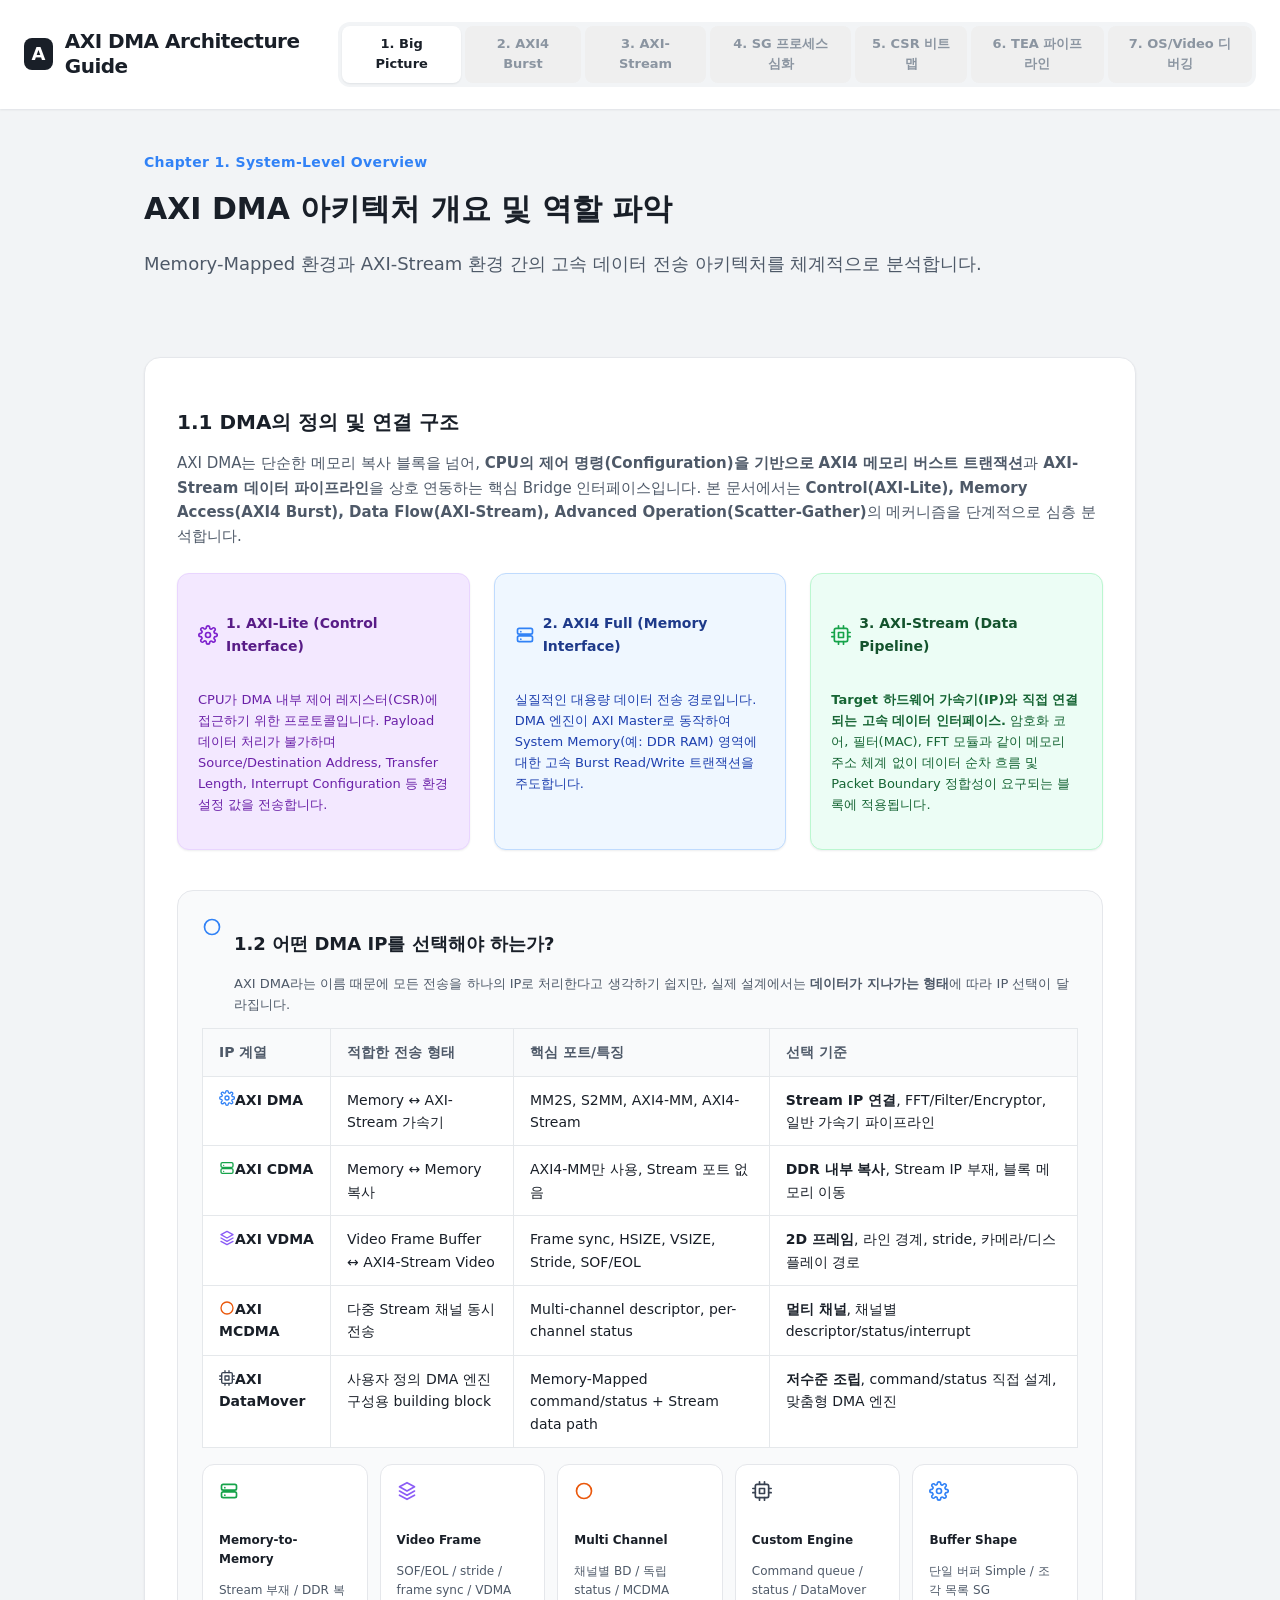
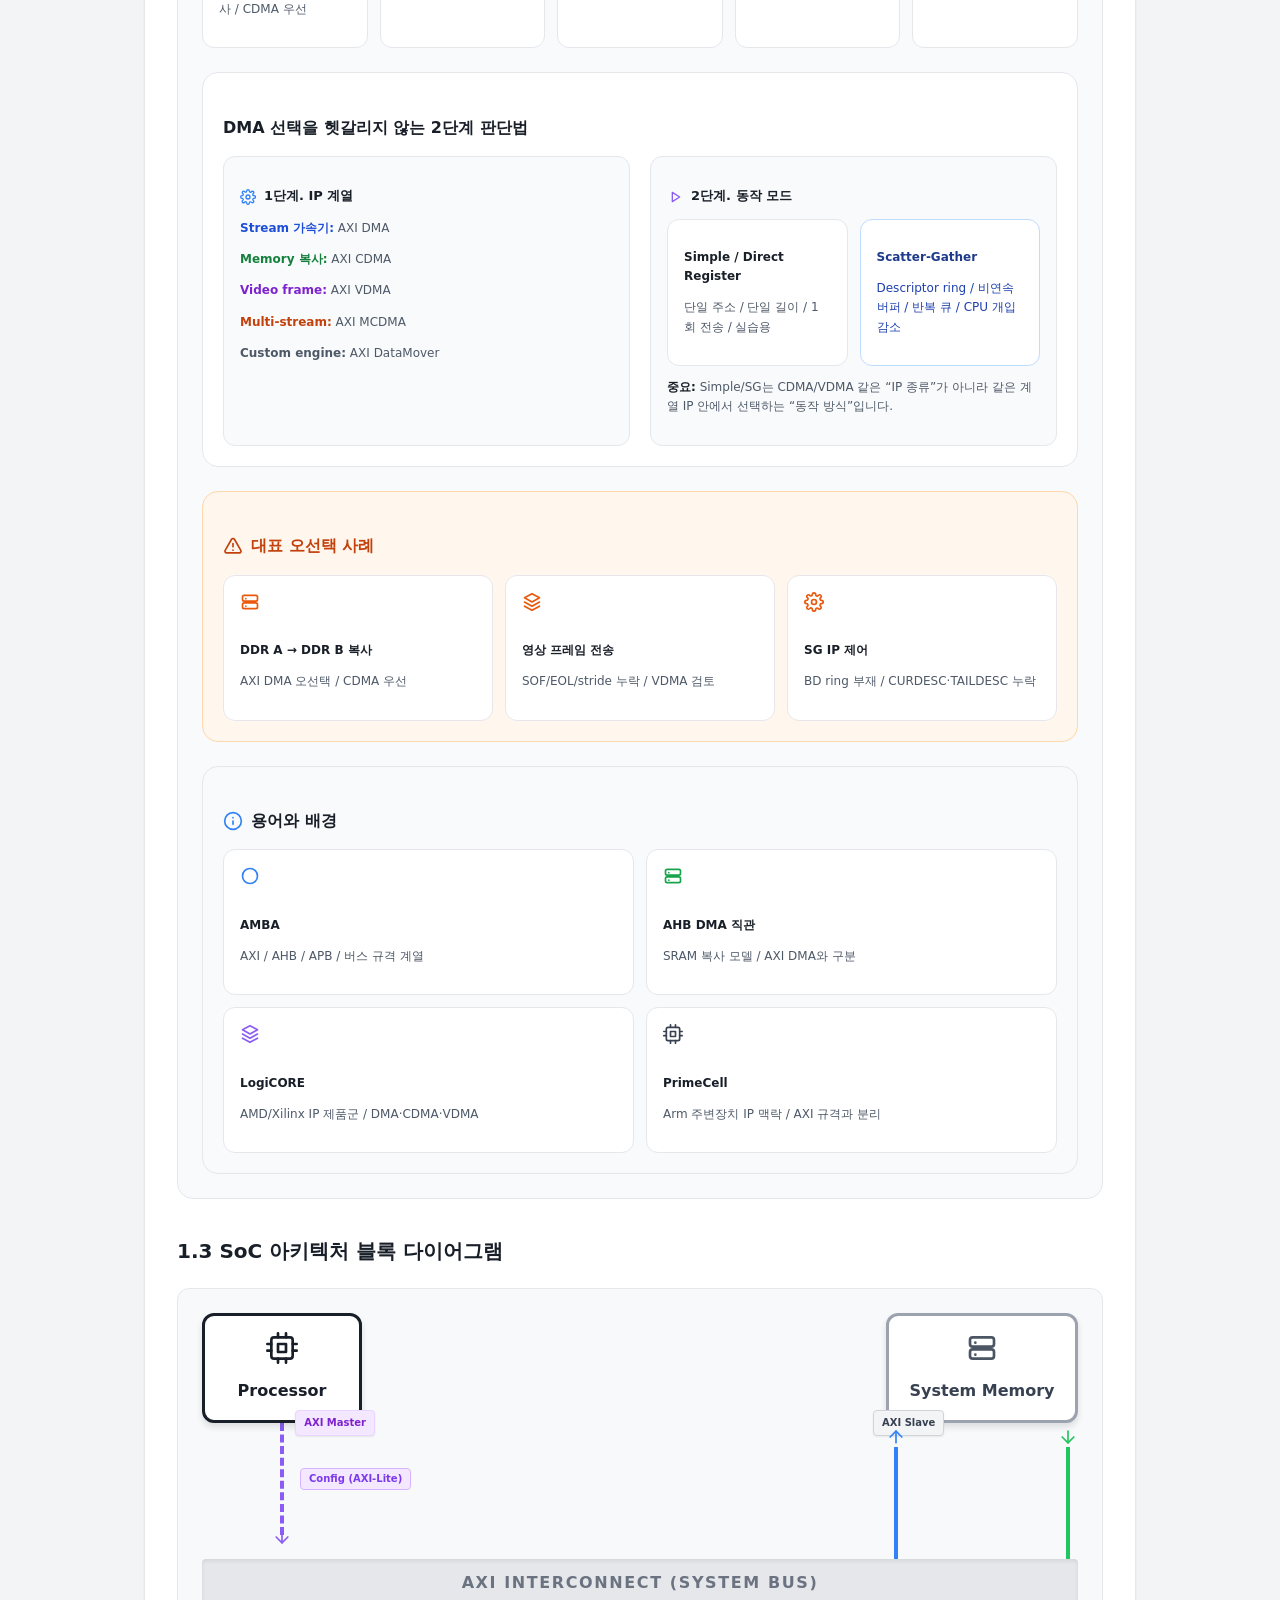
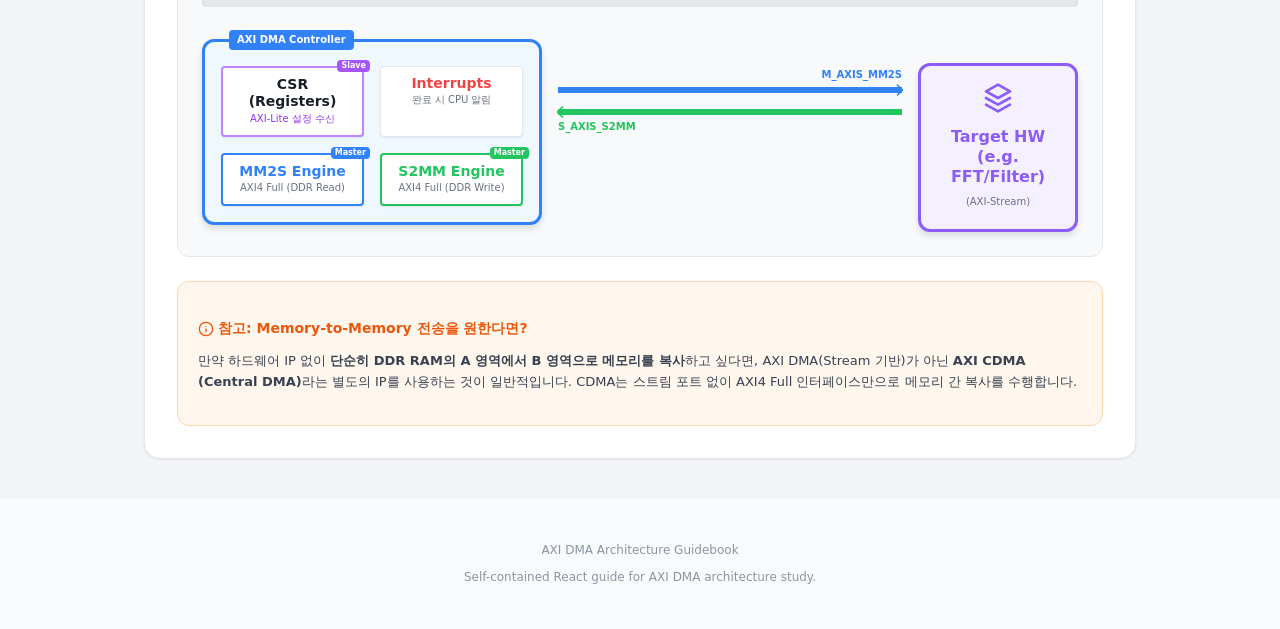
<file: docs/index.html>
<!DOCTYPE html>
<html lang="ko">
<head>
  <meta charset="UTF-8">
  <meta name="viewport" content="width=device-width, initial-scale=1.0">
  <title>AXI DMA Advanced Guidebook</title>
  <link rel="icon" href="data:image/svg+xml,%3Csvg viewBox='0 0 32 32'%3E%3Crect width='32' height='32' rx='7' fill='%23191f28'/%3E%3Ctext x='16' y='22' text-anchor='middle' font-size='18' font-family='Arial' font-weight='700' fill='white'%3EA%3C/text%3E%3C/svg%3E">
  <style>
    /* Generated utility subset for standalone Guide.html */
    *,::before,::after{box-sizing:border-box;border-width:0;border-style:solid;border-color:#e5e7eb}html{line-height:1.5;-webkit-text-size-adjust:100%}body{margin:0}button{font:inherit;cursor:pointer}strong{font-weight:700}table{border-collapse:collapse}svg{display:block}main,section,div,header,footer,nav{box-sizing:border-box}
    @keyframes spin{to{transform:rotate(360deg)}}@keyframes pulse{50%{opacity:.5}}@keyframes bounce{0%,100%{transform:translateY(-25%);animation-timing-function:cubic-bezier(.8,0,1,1)}50%{transform:none;animation-timing-function:cubic-bezier(0,0,.2,1)}}
    .-bottom-2{bottom:-0.5rem}
    .-bottom-4{bottom:-1rem}
    .-bottom-5{bottom:-1.25rem}
    .-left-4{left:-1rem}
    .-mb-2{margin-bottom:-0.5rem}
    .-ml-2{margin-left:-0.5rem}
    .-mr-2{margin-right:-0.5rem}
    .-mt-1{margin-top:-0.25rem}
    .-right-10{right:-2.5rem}
    .-right-2{right:-0.5rem}
    .-right-4{right:-1rem}
    .-top-10{top:-2.5rem}
    .-top-2{top:-0.5rem}
    .-top-3{top:-0.75rem}
    .-top-5{top:-1.25rem}
    .-top-6{top:-1.5rem}
    .-translate-x-1\/2{transform:translateX(-50%)}
    .-translate-y-1\/2{transform:translateY(-50%)}
    .-z-10{z-index:-10}
    .absolute{position:absolute}
    .animate-bounce{animation:bounce 1s infinite}
    .animate-pulse{animation:pulse 2s cubic-bezier(.4,0,.6,1) infinite}
    .animate-spin{animation:spin 1s linear infinite}
    .backdrop-blur-md{backdrop-filter:blur(12px)}
    .backdrop-blur-sm{backdrop-filter:blur(12px)}
    .bg-\[\#191f28\]{background-color:#191f28}
    .bg-\[\#22c55e\]{background-color:#22c55e}
    .bg-\[\#3182f6\]{background-color:#3182f6}
    .bg-\[\#8b5cf6\]{background-color:#8b5cf6}
    .bg-\[\#dbeafe\]{background-color:#dbeafe}
    .bg-\[\#ecfdf5\]{background-color:#ecfdf5}
    .bg-\[\#eef8ff\]{background-color:#eef8ff}
    .bg-\[\#eff7ff\]{background-color:#eff7ff}
    .bg-\[\#f2f4f6\]{background-color:#f2f4f6}
    .bg-\[\#f3e8ff\]{background-color:#f3e8ff}
    .bg-\[\#f4f0ff\]{background-color:#f4f0ff}
    .bg-\[\#f8f9fa\]{background-color:#f8f9fa}
    .bg-\[\#f9fafb\]{background-color:#f9fafb}
    .bg-\[\#fff7ed\]{background-color:#fff7ed}
    .bg-blue-50{background-color:#eff6ff}
    .bg-blue-500{background-color:#3b82f6}
    .bg-blue-600{background-color:#2563eb}
    .bg-gray-100{background-color:#f3f4f6}
    .bg-gray-200{background-color:#e5e7eb}
    .bg-gray-300{background-color:#d1d5db}
    .bg-gray-50{background-color:#f9fafb}
    .bg-gray-700{background-color:#374151}
    .bg-gray-800{background-color:#1f2937}
    .bg-gray-900{background-color:#111827}
    .bg-green-50{background-color:#f0fdf4}
    .bg-green-500{background-color:#22c55e}
    .bg-green-600{background-color:#16a34a}
    .bg-orange-400{background-color:#fb923c}
    .bg-orange-50{background-color:#fff7ed}
    .bg-orange-500{background-color:#f97316}
    .bg-pink-100{background-color:#fce7f3}
    .bg-pink-500{background-color:#ec4899}
    .bg-purple-100{background-color:#f3e8ff}
    .bg-purple-50{background-color:#faf5ff}
    .bg-purple-500{background-color:#a855f7}
    .bg-purple-600{background-color:#9333ea}
    .bg-red-100{background-color:#fee2e2}
    .bg-red-500{background-color:#ef4444}
    .bg-red-600{background-color:#dc2626}
    .bg-white{background-color:#ffffff}
    .bg-white\/10{background-color:rgba(255,255,255,0.1)}
    .bg-white\/95{background-color:rgba(255,255,255,0.95)}
    .bg-yellow-50{background-color:#fefce8}
    .block{display:block}
    .blur-3xl{filter:blur(64px)}
    .border{border-width:1px;border-style:solid}
    .border-2{border-width:2px}
    .border-\[\#191f28\]{border-color:#191f28}
    .border-\[\#22c55e\]{border-color:#22c55e}
    .border-\[\#3182f6\]{border-color:#3182f6}
    .border-\[\#8b5cf6\]{border-color:#8b5cf6}
    .border-\[\#d8b4fe\]{border-color:#d8b4fe}
    .border-\[\#e5e8eb\]{border-color:#e5e8eb}
    .border-\[3px\]{border-width:3px}
    .border-blue-100{border-color:#dbeafe}
    .border-blue-200{border-color:#bfdbfe}
    .border-blue-300{border-color:#93c5fd}
    .border-blue-400{border-color:#60a5fa}
    .border-dashed{border-style:dashed}
    .border-gray-100{border-color:#f3f4f6}
    .border-gray-200{border-color:#e5e7eb}
    .border-gray-300{border-color:#d1d5db}
    .border-gray-400{border-color:#9ca3af}
    .border-gray-600{border-color:#4b5563}
    .border-gray-800{border-color:#1f2937}
    .border-green-200{border-color:#bbf7d0}
    .border-green-300{border-color:#86efac}
    .border-green-400{border-color:#4ade80}
    .border-green-500{border-color:#22c55e}
    .border-orange-200{border-color:#fed7aa}
    .border-orange-400{border-color:#fb923c}
    .border-orange-500{border-color:#f97316}
    .border-purple-200{border-color:#e9d5ff}
    .border-purple-400{border-color:#c084fc}
    .border-red-200{border-color:#fecaca}
    .border-red-400{border-color:#f87171}
    .border-red-500{border-color:#ef4444}
    .border-red-600{border-color:#dc2626}
    .border-white\/10{border-color:rgba(255,255,255,0.1)}
    .border-white\/20{border-color:rgba(255,255,255,0.2)}
    .cursor-not-allowed{cursor:not-allowed}
    .duration-1000{transition-duration:1000ms}
    .duration-300{transition-duration:300ms}
    .duration-700{transition-duration:700ms}
    .ease-in-out{transition-timing-function:cubic-bezier(.4,0,.2,1)}
    .flex{display:flex}
    .flex-1{flex:1 1 0%}
    .flex-col{flex-direction:column}
    .font-black{font-weight:900}
    .font-bold{font-weight:700}
    .font-extrabold{font-weight:800}
    .font-medium{font-weight:500}
    .font-normal{font-weight:400}
    .font-sans{font-family:system-ui, -apple-system, BlinkMacSystemFont, "Segoe UI", sans-serif}
    .font-semibold{font-weight:600}
    .gap-1{gap:0.25rem}
    .gap-2{gap:0.5rem}
    .gap-3{gap:0.75rem}
    .gap-4{gap:1rem}
    .gap-5{gap:1.25rem}
    .gap-6{gap:1.5rem}
    .gap-8{gap:2rem}
    .grid{display:grid}
    .grid-cols-2{grid-template-columns:repeat(2, minmax(0, 1fr))}
    .grid-cols-\[90px_1fr\]{grid-template-columns:90px 1fr}
    .h-1{height:0.25rem}
    .h-1\.5{height:0.375rem}
    .h-10{height:2.5rem}
    .h-12{height:3rem}
    .h-16{height:4rem}
    .h-2{height:0.5rem}
    .h-24{height:6rem}
    .h-28{height:7rem}
    .h-3{height:0.75rem}
    .h-32{height:8rem}
    .h-4{height:1rem}
    .h-40{height:10rem}
    .h-48{height:12rem}
    .h-5{height:1.25rem}
    .h-6{height:1.5rem}
    .h-8{height:2rem}
    .h-\[180px\]{height:180px}
    .h-\[240px\]{height:240px}
    .h-\[360px\]{height:360px}
    .h-full{height:100%}
    .h-px{height:1px}
    .hidden{display:none}
    .hover\:bg-blue-600:hover{background-color:#2563eb}
    .hover\:bg-gray-200\/50:hover{background-color:rgba(229,231,235,0.5)}
    .hover\:bg-green-600:hover{background-color:#16a34a}
    .hover\:bg-orange-600:hover{background-color:#ea580c}
    .hover\:bg-purple-600:hover{background-color:#9333ea}
    .hover\:text-\[\#4e5968\]:hover{color:#4e5968}
    .inset-0{inset:0}
    .inset-x-0{left:0;right:0}
    .italic{font-style:italic}
    .items-center{align-items:center}
    .items-start{align-items:flex-start}
    .items-stretch{align-items:stretch}
    .justify-between{justify-content:space-between}
    .justify-center{justify-content:center}
    .justify-end{justify-content:flex-end}
    .justify-start{justify-content:flex-start}
    .leading-relaxed{line-height:1.625}
    .leading-tight{line-height:1.25}
    .left-0{left:0}
    .left-1\/2{left:50%}
    .left-4{left:1rem}
    .left-6{left:1.5rem}
    .left-8{left:2rem}
    .left-\[-20px\]{left:-20px}
    .left-\[140px\]{left:140px}
    .left-\[295px\]{left:295px}
    .left-\[64px\]{left:64px}
    @media (min-width:1024px){.lg\:flex{display:flex}}
    @media (min-width:1024px){.lg\:flex-row{flex-direction:row}}
    @media (min-width:1024px){.lg\:grid-cols-2{grid-template-columns:repeat(2, minmax(0, 1fr))}}
    @media (min-width:1024px){.lg\:grid-cols-\[1\.1fr_0\.9fr\]{grid-template-columns:1.1fr 0.9fr}}
    @media (min-width:1024px){.lg\:grid-cols-\[1\.4fr_1fr\]{grid-template-columns:1.4fr 1fr}}
    @media (min-width:1024px){.lg\:grid-cols-\[1fr_80px_1fr_80px_1fr\]{grid-template-columns:1fr 80px 1fr 80px 1fr}}
    @media (min-width:1024px){.lg\:hidden{display:none}}
    @media (min-width:1024px){.lg\:py-10{padding-top:2.5rem;padding-bottom:2.5rem}}
    .linear{transition-timing-function:linear}
    .max-w-2xl{max-width:42rem}
    .max-w-4xl{max-width:56rem}
    .max-w-5xl{max-width:64rem}
    .mb-1{margin-bottom:0.25rem}
    .mb-10{margin-bottom:2.5rem}
    .mb-2{margin-bottom:0.5rem}
    .mb-3{margin-bottom:0.75rem}
    .mb-4{margin-bottom:1rem}
    .mb-6{margin-bottom:1.5rem}
    .mb-8{margin-bottom:2rem}
    @media (min-width:768px){.md\:grid-cols-2{grid-template-columns:repeat(2, minmax(0, 1fr))}}
    @media (min-width:768px){.md\:grid-cols-3{grid-template-columns:repeat(3, minmax(0, 1fr))}}
    @media (min-width:768px){.md\:grid-cols-5{grid-template-columns:repeat(5, minmax(0, 1fr))}}
    .min-h-\[72px\]{min-height:72px}
    .min-h-screen{min-height:100vh}
    .ml-1{margin-left:0.25rem}
    .ml-12{margin-left:3rem}
    .ml-16{margin-left:4rem}
    .ml-2{margin-left:0.5rem}
    .mt-0\.5{margin-top:0.125rem}
    .mt-1{margin-top:0.25rem}
    .mt-10{margin-top:2.5rem}
    .mt-12{margin-top:3rem}
    .mt-2{margin-top:0.5rem}
    .mt-3{margin-top:0.75rem}
    .mt-4{margin-top:1rem}
    .mt-6{margin-top:1.5rem}
    .mt-8{margin-top:2rem}
    .mt-auto{margin-top:auto}
    .mx-2{margin-left:0.5rem;margin-right:0.5rem}
    .mx-auto{margin-left:auto;margin-right:auto}
    .opacity-0{opacity:0.0}
    .opacity-50{opacity:0.5}
    .opacity-60{opacity:0.6}
    .overflow-hidden{overflow:hidden}
    .overflow-x-auto{overflow-x:auto}
    .p-1{padding:0.25rem}
    .p-2{padding:0.5rem}
    .p-3{padding:0.75rem}
    .p-4{padding:1rem}
    .p-5{padding:1.25rem}
    .p-6{padding:1.5rem}
    .p-8{padding:2rem}
    .pb-6{padding-bottom:1.5rem}
    .pl-3{padding-left:0.75rem}
    .pointer-events-none{pointer-events:none}
    .px-1{padding-left:0.25rem;padding-right:0.25rem}
    .px-1\.5{padding-left:0.375rem;padding-right:0.375rem}
    .px-2{padding-left:0.5rem;padding-right:0.5rem}
    .px-3{padding-left:0.75rem;padding-right:0.75rem}
    .px-4{padding-left:1rem;padding-right:1rem}
    .px-5{padding-left:1.25rem;padding-right:1.25rem}
    .px-6{padding-left:1.5rem;padding-right:1.5rem}
    .py-0\.5{padding-top:0.125rem;padding-bottom:0.125rem}
    .py-1{padding-top:0.25rem;padding-bottom:0.25rem}
    .py-1\.5{padding-top:0.375rem;padding-bottom:0.375rem}
    .py-2{padding-top:0.5rem;padding-bottom:0.5rem}
    .py-2\.5{padding-top:0.625rem;padding-bottom:0.625rem}
    .py-4{padding-top:1rem;padding-bottom:1rem}
    .py-8{padding-top:2rem;padding-bottom:2rem}
    .relative{position:relative}
    .right-4{right:1rem}
    .right-\[175px\]{right:175px}
    .right-\[225px\]{right:225px}
    .rounded{border-radius:0.25rem}
    .rounded-2xl{border-radius:1rem}
    .rounded-full{border-radius:9999px}
    .rounded-lg{border-radius:0.5rem}
    .rounded-md{border-radius:0.25rem}
    .rounded-xl{border-radius:0.75rem}
    .self-start{align-self:flex-start}
    .shadow{box-shadow:0 1px 3px rgba(15,23,42,.12),0 1px 2px rgba(15,23,42,.08)}
    .shadow-\[0_0_15px_rgba\(0\,0\,0\,0\.5\)\]{box-shadow:0 0 15px rgba(0,0,0,0.5)}
    .shadow-\[0_0_15px_rgba\(249\,115\,22\,0\.4\)\]{box-shadow:0 0 15px rgba(249,115,22,0.4)}
    .shadow-\[0_0_15px_rgba\(49\,130\,246\,0\.5\)\]{box-shadow:0 0 15px rgba(49,130,246,0.5)}
    .shadow-inner{box-shadow:inset 0 2px 4px rgba(0,0,0,.08)}
    .shadow-lg{box-shadow:0 10px 15px rgba(15,23,42,.15)}
    .shadow-md{box-shadow:0 4px 6px rgba(15,23,42,.12)}
    .shadow-sm{box-shadow:0 1px 2px rgba(15,23,42,.08)}
    .shrink-0{flex-shrink:0}
    .sticky{position:sticky}
    .text-2xl{font-size:1.5rem;line-height:1.25}
    .text-3xl{font-size:1.875rem;line-height:1.25}
    .text-\[\#191f28\]{color:#191f28}
    .text-\[\#22c55e\]{color:#22c55e}
    .text-\[\#3182f6\]{color:#3182f6}
    .text-\[\#4e5968\]{color:#4e5968}
    .text-\[\#7c3aed\]{color:#7c3aed}
    .text-\[\#8b5cf6\]{color:#8b5cf6}
    .text-\[\#8b95a1\]{color:#8b95a1}
    .text-\[\#f59e0b\]{color:#f59e0b}
    .text-\[10px\]{font-size:10px}
    .text-\[11px\]{font-size:11px}
    .text-\[12\.5px\]{font-size:12.5px}
    .text-\[12px\]{font-size:12px}
    .text-\[13px\]{font-size:13px}
    .text-\[14px\]{font-size:14px}
    .text-\[15px\]{font-size:15px}
    .text-\[8px\]{font-size:8px}
    .text-\[9px\]{font-size:9px}
    .text-blue-300{color:#93c5fd}
    .text-blue-400{color:#60a5fa}
    .text-blue-600{color:#2563eb}
    .text-blue-700{color:#1d4ed8}
    .text-blue-800{color:#1e40af}
    .text-blue-900{color:#1e3a8a}
    .text-center{text-align:center}
    .text-gray-200{color:#e5e7eb}
    .text-gray-300{color:#d1d5db}
    .text-gray-400{color:#9ca3af}
    .text-gray-500{color:#6b7280}
    .text-gray-600{color:#4b5563}
    .text-gray-700{color:#374151}
    .text-green-300{color:#86efac}
    .text-green-400{color:#4ade80}
    .text-green-600{color:#16a34a}
    .text-green-700{color:#15803d}
    .text-green-800{color:#166534}
    .text-green-900{color:#14532d}
    .text-lg{font-size:1.125rem;line-height:1.25}
    .text-orange-400{color:#fb923c}
    .text-orange-500{color:#f97316}
    .text-orange-600{color:#ea580c}
    .text-orange-700{color:#c2410c}
    .text-orange-800{color:#9a3412}
    .text-orange-900{color:#7c2d12}
    .text-pink-100{color:#fce7f3}
    .text-pink-500{color:#ec4899}
    .text-pink-600{color:#db2777}
    .text-purple-100{color:#f3e8ff}
    .text-purple-500{color:#a855f7}
    .text-purple-600{color:#9333ea}
    .text-purple-700{color:#7e22ce}
    .text-purple-800{color:#6b21a8}
    .text-purple-900{color:#581c87}
    .text-red-400{color:#f87171}
    .text-red-500{color:#ef4444}
    .text-red-600{color:#dc2626}
    .text-sm{font-size:0.875rem;line-height:1.25}
    .text-white{color:#ffffff}
    .text-xl{font-size:1.25rem;line-height:1.25}
    .text-xs{font-size:0.75rem;line-height:1.25}
    .text-yellow-700{color:#a16207}
    .top-0{top:0}
    .top-1\/2{top:50%}
    .top-4{top:1rem}
    .top-\[108px\]{top:108px}
    .top-\[125px\]{top:125px}
    .top-\[15\%\]{top:15%}
    .top-\[165px\]{top:165px}
    .top-\[20\%\]{top:20%}
    .top-\[250px\]{top:250px}
    .top-\[30\%\]{top:30%}
    .top-\[35\%\]{top:35%}
    .top-\[40px\]{top:40px}
    .top-\[45\%\]{top:45%}
    .top-\[50\%\]{top:50%}
    .top-\[60\%\]{top:60%}
    .top-\[65\%\]{top:65%}
    .top-\[75\%\]{top:75%}
    .top-\[80\%\]{top:80%}
    .tracking-tight{letter-spacing:-0.025em}
    .tracking-wide{letter-spacing:0.025em}
    .tracking-widest{letter-spacing:0.1em}
    .transition-all{transition:all .2s ease}
    .transition-opacity{transition:all .2s ease}
    .transition-transform{transition:all .2s ease}
    .uppercase{text-transform:uppercase}
    .w-0{width:0}
    .w-1{width:0.25rem}
    .w-16{width:4rem}
    .w-20{width:5rem}
    .w-24{width:6rem}
    .w-28{width:7rem}
    .w-3{width:0.75rem}
    .w-32{width:8rem}
    .w-4{width:1rem}
    .w-40{width:10rem}
    .w-48{width:12rem}
    .w-5{width:1.25rem}
    .w-6{width:1.5rem}
    .w-8{width:2rem}
    .w-\[340px\]{width:340px}
    .w-full{width:100%}
    .w-px{width:1px}
    .whitespace-nowrap{white-space:nowrap}
    .z-0{z-index:0}
    .z-10{z-index:10}
    .z-20{z-index:20}
    .z-50{z-index:50}
    .space-y-10 > :not([hidden]) ~ :not([hidden]){margin-top:2.5rem}
    .space-y-2 > :not([hidden]) ~ :not([hidden]){margin-top:0.5rem}
    .space-y-3 > :not([hidden]) ~ :not([hidden]){margin-top:0.75rem}
    .space-y-4 > :not([hidden]) ~ :not([hidden]){margin-top:1rem}
    @media (min-width:1024px){.lg\:hidden{display:none}.lg\:flex{display:flex}.lg\:flex-row{flex-direction:row}.lg\:py-10{padding-top:2.5rem;padding-bottom:2.5rem}}
    @media (min-width:768px){.md\:block{display:block}.md\:grid-cols-2{grid-template-columns:repeat(2,minmax(0,1fr))}.md\:grid-cols-3{grid-template-columns:repeat(3,minmax(0,1fr))}.md\:grid-cols-5{grid-template-columns:repeat(5,minmax(0,1fr))}}

        body {
          font-family: "Pretendard", -apple-system, BlinkMacSystemFont, system-ui, Roboto, sans-serif;
          background-color: #f2f4f6;
          color: #191f28;
          line-height: 1.6;
        }
        
        ::selection {
          background-color: #3182f6;
          color: white;
        }

        .inline-icon {
          display: inline-block;
          flex-shrink: 0;
          stroke: currentColor;
          vertical-align: -0.125em;
        }

        .hide-scrollbar::-webkit-scrollbar {
          display: none;
        }
        .hide-scrollbar {
          -ms-overflow-style: none;
          scrollbar-width: none;
        }

        .data-table {
          width: 100%;
          border-collapse: collapse;
          font-size: 0.875rem;
        }
        .data-table th, .data-table td {
          border: 1px solid #e5e8eb;
          padding: 12px 16px;
          text-align: left;
        }
        .data-table th {
          background-color: #f9fafb;
          font-weight: 700;
          color: #4e5968;
        }
        .data-table td {
          color: #191f28;
          vertical-align: top;
        }
        .tab-content {
          display: none;
          animation: fadeIn 0.3s ease-out forwards;
        }
        .tab-content.active {
          display: block;
        }
        @keyframes fadeIn {
          from { opacity: 0; transform: translateY(5px); }
          to { opacity: 1; transform: translateY(0); }
        }

        /* SG & AXI Animation Classes */
        .bd-card { transition: all 0.4s ease; border: 2px solid transparent; }
        .bd-active { border-color: #3182f6; box-shadow: 0 0 0 4px rgba(49, 130, 246, 0.2); transform: translateX(10px); }
        .bd-updating { border-color: #f59e0b; box-shadow: 0 0 0 4px rgba(245, 158, 11, 0.2); transform: translateX(10px); }
        .bd-completed { border-color: #22c55e; background-color: #f0fdf4; opacity: 0.7; }
        
        .data-chunk { transition: all 0.4s ease; border: 2px dashed #cbd5e1; }
        .data-chunk-active { border-color: #8b5cf6; border-style: solid; box-shadow: 0 0 15px rgba(139, 92, 246, 0.4); background-color: #f3e8ff; }
        .data-chunk-done { border-color: #22c55e; border-style: solid; background-color: #dcfce7; }
        
        @keyframes progressFill { from { width: 0%; } to { width: 100%; } }
        .progress-active { animation: progressFill 2s linear forwards; }
        
        /* Stream Packet Animations */
        .stream-packet { 
          position: absolute; 
          transition: transform 2s linear, opacity 0.3s;
        }
        
        @keyframes flowConveyor {
          0% { background-position: 0 0; }
          100% { background-position: 40px 0; }
        }
        .conveyor-belt {
          background-image: linear-gradient(45deg, rgba(255,255,255,.15) 25%, transparent 25%, transparent 50%, rgba(255,255,255,.15) 50%, rgba(255,255,255,.15) 75%, transparent 75%, transparent);
          background-size: 40px 40px;
        }
        .conveyor-active {
          animation: flowConveyor 1s linear infinite reverse;
        }
        
        /* AXI4 Full Signal Animations */
        .packet { transition: all 0.5s ease-in-out; opacity: 0; position: absolute; }
        .packet.moving-right { transform: translateX(300px); opacity: 1; }
        .packet.moving-left { transform: translateX(-300px); opacity: 1; }

        /* Bitfield Hover Effects */
        .bit-group { transition: all 0.2s; cursor: pointer; }
        .bit-group:hover { transform: scale(1.05); z-index: 10; position: relative; box-shadow: 0 4px 6px -1px rgba(0, 0, 0, 0.1); }
        .desc-box { transition: all 0.3s; }

        .sg-code-panel {
          background: #1e293b;
          border-radius: 0.75rem;
          padding: 1.5rem;
          overflow-x: auto;
          box-shadow: inset 0 2px 8px rgba(15, 23, 42, 0.35);
          color: #cbd5e1;
          font-family: ui-monospace, SFMono-Regular, Menlo, Monaco, Consolas, "Liberation Mono", monospace;
          font-size: 0.8125rem;
          line-height: 1.85;
        }
        .sg-code-header {
          display: flex;
          align-items: center;
          gap: 0.5rem;
          padding-bottom: 0.75rem;
          margin-bottom: 1rem;
          border-bottom: 1px solid #475569;
          color: #cbd5e1;
          font-size: 0.75rem;
          font-weight: 700;
          letter-spacing: 0.02em;
        }
        .sg-code-prompt {
          color: #94a3b8;
          font-weight: 800;
        }
        .sg-code-section {
          margin-top: 1.25rem;
        }
        .sg-code-section:first-of-type {
          margin-top: 0;
        }
        .sg-code-comment {
          color: #64748b;
          margin-bottom: 0.25rem;
        }
        .sg-code-symbol {
          color: #4ade80;
          font-weight: 700;
        }
        .sg-code-text {
          color: #cbd5e1;
        }
        .sg-code-blue {
          color: #93c5fd;
          font-weight: 700;
        }
        .sg-code-red {
          color: #fca5a5;
          font-weight: 700;
        }
        .sg-code-inline-comment {
          color: #64748b;
          margin-left: 1.5rem;
          white-space: nowrap;
        }
        @media (max-width: 767px) {
          .sg-code-panel {
            padding: 1rem;
            font-size: 0.75rem;
          }
          .sg-code-inline-comment {
            display: block;
            margin-left: 0;
          }
        }

        .wide-visual {
          width: 100%;
          overflow-x: auto;
          -webkit-overflow-scrolling: touch;
        }
        .wide-visual-canvas {
          min-width: 860px;
        }
        @media (max-width: 767px) {
          .wide-visual {
            margin-left: -0.5rem;
            margin-right: -0.5rem;
            padding-left: 0.5rem;
            padding-right: 0.5rem;
            padding-bottom: 0.5rem;
          }
          .mobile-compact-card {
            padding: 1.25rem;
          }
        }
  </style>
</head>
<body class="min-h-screen flex flex-col">
  <div id="root" class="min-h-screen flex flex-col"></div>

  <script>
    /**
     * @license React
     * react.production.min.js
     *
     * Copyright (c) Facebook, Inc. and its affiliates.
     *
     * This source code is licensed under the MIT license found in the
     * LICENSE file in the root directory of this source tree.
     */
    (function(){'use strict';(function(c,x){"object"===typeof exports&&"undefined"!==typeof module?x(exports):"function"===typeof define&&define.amd?define(["exports"],x):(c=c||self,x(c.React={}))})(this,function(c){function x(a){if(null===a||"object"!==typeof a)return null;a=V&&a[V]||a["@@iterator"];return"function"===typeof a?a:null}function w(a,b,e){this.props=a;this.context=b;this.refs=W;this.updater=e||X}function Y(){}function K(a,b,e){this.props=a;this.context=b;this.refs=W;this.updater=e||X}function Z(a,b,
    e){var m,d={},c=null,h=null;if(null!=b)for(m in void 0!==b.ref&&(h=b.ref),void 0!==b.key&&(c=""+b.key),b)aa.call(b,m)&&!ba.hasOwnProperty(m)&&(d[m]=b[m]);var l=arguments.length-2;if(1===l)d.children=e;else if(1<l){for(var f=Array(l),k=0;k<l;k++)f[k]=arguments[k+2];d.children=f}if(a&&a.defaultProps)for(m in l=a.defaultProps,l)void 0===d[m]&&(d[m]=l[m]);return{$$typeof:y,type:a,key:c,ref:h,props:d,_owner:L.current}}function oa(a,b){return{$$typeof:y,type:a.type,key:b,ref:a.ref,props:a.props,_owner:a._owner}}
    function M(a){return"object"===typeof a&&null!==a&&a.$$typeof===y}function pa(a){var b={"=":"=0",":":"=2"};return"$"+a.replace(/[=:]/g,function(a){return b[a]})}function N(a,b){return"object"===typeof a&&null!==a&&null!=a.key?pa(""+a.key):b.toString(36)}function B(a,b,e,m,d){var c=typeof a;if("undefined"===c||"boolean"===c)a=null;var h=!1;if(null===a)h=!0;else switch(c){case "string":case "number":h=!0;break;case "object":switch(a.$$typeof){case y:case qa:h=!0}}if(h)return h=a,d=d(h),a=""===m?"."+
    N(h,0):m,ca(d)?(e="",null!=a&&(e=a.replace(da,"$&/")+"/"),B(d,b,e,"",function(a){return a})):null!=d&&(M(d)&&(d=oa(d,e+(!d.key||h&&h.key===d.key?"":(""+d.key).replace(da,"$&/")+"/")+a)),b.push(d)),1;h=0;m=""===m?".":m+":";if(ca(a))for(var l=0;l<a.length;l++){c=a[l];var f=m+N(c,l);h+=B(c,b,e,f,d)}else if(f=x(a),"function"===typeof f)for(a=f.call(a),l=0;!(c=a.next()).done;)c=c.value,f=m+N(c,l++),h+=B(c,b,e,f,d);else if("object"===c)throw b=String(a),Error("Objects are not valid as a React child (found: "+
    ("[object Object]"===b?"object with keys {"+Object.keys(a).join(", ")+"}":b)+"). If you meant to render a collection of children, use an array instead.");return h}function C(a,b,e){if(null==a)return a;var c=[],d=0;B(a,c,"","",function(a){return b.call(e,a,d++)});return c}function ra(a){if(-1===a._status){var b=a._result;b=b();b.then(function(b){if(0===a._status||-1===a._status)a._status=1,a._result=b},function(b){if(0===a._status||-1===a._status)a._status=2,a._result=b});-1===a._status&&(a._status=
    0,a._result=b)}if(1===a._status)return a._result.default;throw a._result;}function O(a,b){var e=a.length;a.push(b);a:for(;0<e;){var c=e-1>>>1,d=a[c];if(0<D(d,b))a[c]=b,a[e]=d,e=c;else break a}}function p(a){return 0===a.length?null:a[0]}function E(a){if(0===a.length)return null;var b=a[0],e=a.pop();if(e!==b){a[0]=e;a:for(var c=0,d=a.length,k=d>>>1;c<k;){var h=2*(c+1)-1,l=a[h],f=h+1,g=a[f];if(0>D(l,e))f<d&&0>D(g,l)?(a[c]=g,a[f]=e,c=f):(a[c]=l,a[h]=e,c=h);else if(f<d&&0>D(g,e))a[c]=g,a[f]=e,c=f;else break a}}return b}
    function D(a,b){var c=a.sortIndex-b.sortIndex;return 0!==c?c:a.id-b.id}function P(a){for(var b=p(r);null!==b;){if(null===b.callback)E(r);else if(b.startTime<=a)E(r),b.sortIndex=b.expirationTime,O(q,b);else break;b=p(r)}}function Q(a){z=!1;P(a);if(!u)if(null!==p(q))u=!0,R(S);else{var b=p(r);null!==b&&T(Q,b.startTime-a)}}function S(a,b){u=!1;z&&(z=!1,ea(A),A=-1);F=!0;var c=k;try{P(b);for(n=p(q);null!==n&&(!(n.expirationTime>b)||a&&!fa());){var m=n.callback;if("function"===typeof m){n.callback=null;
    k=n.priorityLevel;var d=m(n.expirationTime<=b);b=v();"function"===typeof d?n.callback=d:n===p(q)&&E(q);P(b)}else E(q);n=p(q)}if(null!==n)var g=!0;else{var h=p(r);null!==h&&T(Q,h.startTime-b);g=!1}return g}finally{n=null,k=c,F=!1}}function fa(){return v()-ha<ia?!1:!0}function R(a){G=a;H||(H=!0,I())}function T(a,b){A=ja(function(){a(v())},b)}function ka(a){throw Error("act(...) is not supported in production builds of React.");}var y=Symbol.for("react.element"),qa=Symbol.for("react.portal"),sa=Symbol.for("react.fragment"),
    ta=Symbol.for("react.strict_mode"),ua=Symbol.for("react.profiler"),va=Symbol.for("react.provider"),wa=Symbol.for("react.context"),xa=Symbol.for("react.forward_ref"),ya=Symbol.for("react.suspense"),za=Symbol.for("react.memo"),Aa=Symbol.for("react.lazy"),V=Symbol.iterator,X={isMounted:function(a){return!1},enqueueForceUpdate:function(a,b,c){},enqueueReplaceState:function(a,b,c,m){},enqueueSetState:function(a,b,c,m){}},la=Object.assign,W={};w.prototype.isReactComponent={};w.prototype.setState=function(a,
    b){if("object"!==typeof a&&"function"!==typeof a&&null!=a)throw Error("setState(...): takes an object of state variables to update or a function which returns an object of state variables.");this.updater.enqueueSetState(this,a,b,"setState")};w.prototype.forceUpdate=function(a){this.updater.enqueueForceUpdate(this,a,"forceUpdate")};Y.prototype=w.prototype;var t=K.prototype=new Y;t.constructor=K;la(t,w.prototype);t.isPureReactComponent=!0;var ca=Array.isArray,aa=Object.prototype.hasOwnProperty,L={current:null},
    ba={key:!0,ref:!0,__self:!0,__source:!0},da=/\/+/g,g={current:null},J={transition:null};if("object"===typeof performance&&"function"===typeof performance.now){var Ba=performance;var v=function(){return Ba.now()}}else{var ma=Date,Ca=ma.now();v=function(){return ma.now()-Ca}}var q=[],r=[],Da=1,n=null,k=3,F=!1,u=!1,z=!1,ja="function"===typeof setTimeout?setTimeout:null,ea="function"===typeof clearTimeout?clearTimeout:null,na="undefined"!==typeof setImmediate?setImmediate:null;"undefined"!==typeof navigator&&
    void 0!==navigator.scheduling&&void 0!==navigator.scheduling.isInputPending&&navigator.scheduling.isInputPending.bind(navigator.scheduling);var H=!1,G=null,A=-1,ia=5,ha=-1,U=function(){if(null!==G){var a=v();ha=a;var b=!0;try{b=G(!0,a)}finally{b?I():(H=!1,G=null)}}else H=!1};if("function"===typeof na)var I=function(){na(U)};else if("undefined"!==typeof MessageChannel){t=new MessageChannel;var Ea=t.port2;t.port1.onmessage=U;I=function(){Ea.postMessage(null)}}else I=function(){ja(U,0)};t={ReactCurrentDispatcher:g,
    ReactCurrentOwner:L,ReactCurrentBatchConfig:J,Scheduler:{__proto__:null,unstable_ImmediatePriority:1,unstable_UserBlockingPriority:2,unstable_NormalPriority:3,unstable_IdlePriority:5,unstable_LowPriority:4,unstable_runWithPriority:function(a,b){switch(a){case 1:case 2:case 3:case 4:case 5:break;default:a=3}var c=k;k=a;try{return b()}finally{k=c}},unstable_next:function(a){switch(k){case 1:case 2:case 3:var b=3;break;default:b=k}var c=k;k=b;try{return a()}finally{k=c}},unstable_scheduleCallback:function(a,
    b,c){var e=v();"object"===typeof c&&null!==c?(c=c.delay,c="number"===typeof c&&0<c?e+c:e):c=e;switch(a){case 1:var d=-1;break;case 2:d=250;break;case 5:d=1073741823;break;case 4:d=1E4;break;default:d=5E3}d=c+d;a={id:Da++,callback:b,priorityLevel:a,startTime:c,expirationTime:d,sortIndex:-1};c>e?(a.sortIndex=c,O(r,a),null===p(q)&&a===p(r)&&(z?(ea(A),A=-1):z=!0,T(Q,c-e))):(a.sortIndex=d,O(q,a),u||F||(u=!0,R(S)));return a},unstable_cancelCallback:function(a){a.callback=null},unstable_wrapCallback:function(a){var b=
    k;return function(){var c=k;k=b;try{return a.apply(this,arguments)}finally{k=c}}},unstable_getCurrentPriorityLevel:function(){return k},unstable_shouldYield:fa,unstable_requestPaint:function(){},unstable_continueExecution:function(){u||F||(u=!0,R(S))},unstable_pauseExecution:function(){},unstable_getFirstCallbackNode:function(){return p(q)},get unstable_now(){return v},unstable_forceFrameRate:function(a){0>a||125<a?console.error("forceFrameRate takes a positive int between 0 and 125, forcing frame rates higher than 125 fps is not supported"):
    ia=0<a?Math.floor(1E3/a):5},unstable_Profiling:null}};c.Children={map:C,forEach:function(a,b,c){C(a,function(){b.apply(this,arguments)},c)},count:function(a){var b=0;C(a,function(){b++});return b},toArray:function(a){return C(a,function(a){return a})||[]},only:function(a){if(!M(a))throw Error("React.Children.only expected to receive a single React element child.");return a}};c.Component=w;c.Fragment=sa;c.Profiler=ua;c.PureComponent=K;c.StrictMode=ta;c.Suspense=ya;c.__SECRET_INTERNALS_DO_NOT_USE_OR_YOU_WILL_BE_FIRED=
    t;c.act=ka;c.cloneElement=function(a,b,c){if(null===a||void 0===a)throw Error("React.cloneElement(...): The argument must be a React element, but you passed "+a+".");var e=la({},a.props),d=a.key,k=a.ref,h=a._owner;if(null!=b){void 0!==b.ref&&(k=b.ref,h=L.current);void 0!==b.key&&(d=""+b.key);if(a.type&&a.type.defaultProps)var l=a.type.defaultProps;for(f in b)aa.call(b,f)&&!ba.hasOwnProperty(f)&&(e[f]=void 0===b[f]&&void 0!==l?l[f]:b[f])}var f=arguments.length-2;if(1===f)e.children=c;else if(1<f){l=
    Array(f);for(var g=0;g<f;g++)l[g]=arguments[g+2];e.children=l}return{$$typeof:y,type:a.type,key:d,ref:k,props:e,_owner:h}};c.createContext=function(a){a={$$typeof:wa,_currentValue:a,_currentValue2:a,_threadCount:0,Provider:null,Consumer:null,_defaultValue:null,_globalName:null};a.Provider={$$typeof:va,_context:a};return a.Consumer=a};c.createElement=Z;c.createFactory=function(a){var b=Z.bind(null,a);b.type=a;return b};c.createRef=function(){return{current:null}};c.forwardRef=function(a){return{$$typeof:xa,
    render:a}};c.isValidElement=M;c.lazy=function(a){return{$$typeof:Aa,_payload:{_status:-1,_result:a},_init:ra}};c.memo=function(a,b){return{$$typeof:za,type:a,compare:void 0===b?null:b}};c.startTransition=function(a,b){b=J.transition;J.transition={};try{a()}finally{J.transition=b}};c.unstable_act=ka;c.useCallback=function(a,b){return g.current.useCallback(a,b)};c.useContext=function(a){return g.current.useContext(a)};c.useDebugValue=function(a,b){};c.useDeferredValue=function(a){return g.current.useDeferredValue(a)};
    c.useEffect=function(a,b){return g.current.useEffect(a,b)};c.useId=function(){return g.current.useId()};c.useImperativeHandle=function(a,b,c){return g.current.useImperativeHandle(a,b,c)};c.useInsertionEffect=function(a,b){return g.current.useInsertionEffect(a,b)};c.useLayoutEffect=function(a,b){return g.current.useLayoutEffect(a,b)};c.useMemo=function(a,b){return g.current.useMemo(a,b)};c.useReducer=function(a,b,c){return g.current.useReducer(a,b,c)};c.useRef=function(a){return g.current.useRef(a)};
    c.useState=function(a){return g.current.useState(a)};c.useSyncExternalStore=function(a,b,c){return g.current.useSyncExternalStore(a,b,c)};c.useTransition=function(){return g.current.useTransition()};c.version="18.3.1"});
    })();
  </script>
  <script>
    /**
     * @license React
     * react-dom.production.min.js
     *
     * Copyright (c) Facebook, Inc. and its affiliates.
     *
     * This source code is licensed under the MIT license found in the
     * LICENSE file in the root directory of this source tree.
     */
    (function(){/*
     Modernizr 3.0.0pre (Custom Build) | MIT
    */
    'use strict';(function(Q,zb){"object"===typeof exports&&"undefined"!==typeof module?zb(exports,require("react")):"function"===typeof define&&define.amd?define(["exports","react"],zb):(Q=Q||self,zb(Q.ReactDOM={},Q.React))})(this,function(Q,zb){function m(a){for(var b="https://reactjs.org/docs/error-decoder.html?invariant="+a,c=1;c<arguments.length;c++)b+="&args[]="+encodeURIComponent(arguments[c]);return"Minified React error #"+a+"; visit "+b+" for the full message or use the non-minified dev environment for full errors and additional helpful warnings."}
    function mb(a,b){Ab(a,b);Ab(a+"Capture",b)}function Ab(a,b){$b[a]=b;for(a=0;a<b.length;a++)cg.add(b[a])}function bj(a){if(Zd.call(dg,a))return!0;if(Zd.call(eg,a))return!1;if(cj.test(a))return dg[a]=!0;eg[a]=!0;return!1}function dj(a,b,c,d){if(null!==c&&0===c.type)return!1;switch(typeof b){case "function":case "symbol":return!0;case "boolean":if(d)return!1;if(null!==c)return!c.acceptsBooleans;a=a.toLowerCase().slice(0,5);return"data-"!==a&&"aria-"!==a;default:return!1}}function ej(a,b,c,d){if(null===
    b||"undefined"===typeof b||dj(a,b,c,d))return!0;if(d)return!1;if(null!==c)switch(c.type){case 3:return!b;case 4:return!1===b;case 5:return isNaN(b);case 6:return isNaN(b)||1>b}return!1}function Y(a,b,c,d,e,f,g){this.acceptsBooleans=2===b||3===b||4===b;this.attributeName=d;this.attributeNamespace=e;this.mustUseProperty=c;this.propertyName=a;this.type=b;this.sanitizeURL=f;this.removeEmptyString=g}function $d(a,b,c,d){var e=R.hasOwnProperty(b)?R[b]:null;if(null!==e?0!==e.type:d||!(2<b.length)||"o"!==
    b[0]&&"O"!==b[0]||"n"!==b[1]&&"N"!==b[1])ej(b,c,e,d)&&(c=null),d||null===e?bj(b)&&(null===c?a.removeAttribute(b):a.setAttribute(b,""+c)):e.mustUseProperty?a[e.propertyName]=null===c?3===e.type?!1:"":c:(b=e.attributeName,d=e.attributeNamespace,null===c?a.removeAttribute(b):(e=e.type,c=3===e||4===e&&!0===c?"":""+c,d?a.setAttributeNS(d,b,c):a.setAttribute(b,c)))}function ac(a){if(null===a||"object"!==typeof a)return null;a=fg&&a[fg]||a["@@iterator"];return"function"===typeof a?a:null}function bc(a,b,
    c){if(void 0===ae)try{throw Error();}catch(d){ae=(b=d.stack.trim().match(/\n( *(at )?)/))&&b[1]||""}return"\n"+ae+a}function be(a,b){if(!a||ce)return"";ce=!0;var c=Error.prepareStackTrace;Error.prepareStackTrace=void 0;try{if(b)if(b=function(){throw Error();},Object.defineProperty(b.prototype,"props",{set:function(){throw Error();}}),"object"===typeof Reflect&&Reflect.construct){try{Reflect.construct(b,[])}catch(n){var d=n}Reflect.construct(a,[],b)}else{try{b.call()}catch(n){d=n}a.call(b.prototype)}else{try{throw Error();
    }catch(n){d=n}a()}}catch(n){if(n&&d&&"string"===typeof n.stack){for(var e=n.stack.split("\n"),f=d.stack.split("\n"),g=e.length-1,h=f.length-1;1<=g&&0<=h&&e[g]!==f[h];)h--;for(;1<=g&&0<=h;g--,h--)if(e[g]!==f[h]){if(1!==g||1!==h){do if(g--,h--,0>h||e[g]!==f[h]){var k="\n"+e[g].replace(" at new "," at ");a.displayName&&k.includes("<anonymous>")&&(k=k.replace("<anonymous>",a.displayName));return k}while(1<=g&&0<=h)}break}}}finally{ce=!1,Error.prepareStackTrace=c}return(a=a?a.displayName||a.name:"")?bc(a):
    ""}function fj(a){switch(a.tag){case 5:return bc(a.type);case 16:return bc("Lazy");case 13:return bc("Suspense");case 19:return bc("SuspenseList");case 0:case 2:case 15:return a=be(a.type,!1),a;case 11:return a=be(a.type.render,!1),a;case 1:return a=be(a.type,!0),a;default:return""}}function de(a){if(null==a)return null;if("function"===typeof a)return a.displayName||a.name||null;if("string"===typeof a)return a;switch(a){case Bb:return"Fragment";case Cb:return"Portal";case ee:return"Profiler";case fe:return"StrictMode";
    case ge:return"Suspense";case he:return"SuspenseList"}if("object"===typeof a)switch(a.$$typeof){case gg:return(a.displayName||"Context")+".Consumer";case hg:return(a._context.displayName||"Context")+".Provider";case ie:var b=a.render;a=a.displayName;a||(a=b.displayName||b.name||"",a=""!==a?"ForwardRef("+a+")":"ForwardRef");return a;case je:return b=a.displayName||null,null!==b?b:de(a.type)||"Memo";case Ta:b=a._payload;a=a._init;try{return de(a(b))}catch(c){}}return null}function gj(a){var b=a.type;
    switch(a.tag){case 24:return"Cache";case 9:return(b.displayName||"Context")+".Consumer";case 10:return(b._context.displayName||"Context")+".Provider";case 18:return"DehydratedFragment";case 11:return a=b.render,a=a.displayName||a.name||"",b.displayName||(""!==a?"ForwardRef("+a+")":"ForwardRef");case 7:return"Fragment";case 5:return b;case 4:return"Portal";case 3:return"Root";case 6:return"Text";case 16:return de(b);case 8:return b===fe?"StrictMode":"Mode";case 22:return"Offscreen";case 12:return"Profiler";
    case 21:return"Scope";case 13:return"Suspense";case 19:return"SuspenseList";case 25:return"TracingMarker";case 1:case 0:case 17:case 2:case 14:case 15:if("function"===typeof b)return b.displayName||b.name||null;if("string"===typeof b)return b}return null}function Ua(a){switch(typeof a){case "boolean":case "number":case "string":case "undefined":return a;case "object":return a;default:return""}}function ig(a){var b=a.type;return(a=a.nodeName)&&"input"===a.toLowerCase()&&("checkbox"===b||"radio"===
    b)}function hj(a){var b=ig(a)?"checked":"value",c=Object.getOwnPropertyDescriptor(a.constructor.prototype,b),d=""+a[b];if(!a.hasOwnProperty(b)&&"undefined"!==typeof c&&"function"===typeof c.get&&"function"===typeof c.set){var e=c.get,f=c.set;Object.defineProperty(a,b,{configurable:!0,get:function(){return e.call(this)},set:function(a){d=""+a;f.call(this,a)}});Object.defineProperty(a,b,{enumerable:c.enumerable});return{getValue:function(){return d},setValue:function(a){d=""+a},stopTracking:function(){a._valueTracker=
    null;delete a[b]}}}}function Pc(a){a._valueTracker||(a._valueTracker=hj(a))}function jg(a){if(!a)return!1;var b=a._valueTracker;if(!b)return!0;var c=b.getValue();var d="";a&&(d=ig(a)?a.checked?"true":"false":a.value);a=d;return a!==c?(b.setValue(a),!0):!1}function Qc(a){a=a||("undefined"!==typeof document?document:void 0);if("undefined"===typeof a)return null;try{return a.activeElement||a.body}catch(b){return a.body}}function ke(a,b){var c=b.checked;return E({},b,{defaultChecked:void 0,defaultValue:void 0,
    value:void 0,checked:null!=c?c:a._wrapperState.initialChecked})}function kg(a,b){var c=null==b.defaultValue?"":b.defaultValue,d=null!=b.checked?b.checked:b.defaultChecked;c=Ua(null!=b.value?b.value:c);a._wrapperState={initialChecked:d,initialValue:c,controlled:"checkbox"===b.type||"radio"===b.type?null!=b.checked:null!=b.value}}function lg(a,b){b=b.checked;null!=b&&$d(a,"checked",b,!1)}function le(a,b){lg(a,b);var c=Ua(b.value),d=b.type;if(null!=c)if("number"===d){if(0===c&&""===a.value||a.value!=
    c)a.value=""+c}else a.value!==""+c&&(a.value=""+c);else if("submit"===d||"reset"===d){a.removeAttribute("value");return}b.hasOwnProperty("value")?me(a,b.type,c):b.hasOwnProperty("defaultValue")&&me(a,b.type,Ua(b.defaultValue));null==b.checked&&null!=b.defaultChecked&&(a.defaultChecked=!!b.defaultChecked)}function mg(a,b,c){if(b.hasOwnProperty("value")||b.hasOwnProperty("defaultValue")){var d=b.type;if(!("submit"!==d&&"reset"!==d||void 0!==b.value&&null!==b.value))return;b=""+a._wrapperState.initialValue;
    c||b===a.value||(a.value=b);a.defaultValue=b}c=a.name;""!==c&&(a.name="");a.defaultChecked=!!a._wrapperState.initialChecked;""!==c&&(a.name=c)}function me(a,b,c){if("number"!==b||Qc(a.ownerDocument)!==a)null==c?a.defaultValue=""+a._wrapperState.initialValue:a.defaultValue!==""+c&&(a.defaultValue=""+c)}function Db(a,b,c,d){a=a.options;if(b){b={};for(var e=0;e<c.length;e++)b["$"+c[e]]=!0;for(c=0;c<a.length;c++)e=b.hasOwnProperty("$"+a[c].value),a[c].selected!==e&&(a[c].selected=e),e&&d&&(a[c].defaultSelected=
    !0)}else{c=""+Ua(c);b=null;for(e=0;e<a.length;e++){if(a[e].value===c){a[e].selected=!0;d&&(a[e].defaultSelected=!0);return}null!==b||a[e].disabled||(b=a[e])}null!==b&&(b.selected=!0)}}function ne(a,b){if(null!=b.dangerouslySetInnerHTML)throw Error(m(91));return E({},b,{value:void 0,defaultValue:void 0,children:""+a._wrapperState.initialValue})}function ng(a,b){var c=b.value;if(null==c){c=b.children;b=b.defaultValue;if(null!=c){if(null!=b)throw Error(m(92));if(cc(c)){if(1<c.length)throw Error(m(93));
    c=c[0]}b=c}null==b&&(b="");c=b}a._wrapperState={initialValue:Ua(c)}}function og(a,b){var c=Ua(b.value),d=Ua(b.defaultValue);null!=c&&(c=""+c,c!==a.value&&(a.value=c),null==b.defaultValue&&a.defaultValue!==c&&(a.defaultValue=c));null!=d&&(a.defaultValue=""+d)}function pg(a,b){b=a.textContent;b===a._wrapperState.initialValue&&""!==b&&null!==b&&(a.value=b)}function qg(a){switch(a){case "svg":return"http://www.w3.org/2000/svg";case "math":return"http://www.w3.org/1998/Math/MathML";default:return"http://www.w3.org/1999/xhtml"}}
    function oe(a,b){return null==a||"http://www.w3.org/1999/xhtml"===a?qg(b):"http://www.w3.org/2000/svg"===a&&"foreignObject"===b?"http://www.w3.org/1999/xhtml":a}function rg(a,b,c){return null==b||"boolean"===typeof b||""===b?"":c||"number"!==typeof b||0===b||dc.hasOwnProperty(a)&&dc[a]?(""+b).trim():b+"px"}function sg(a,b){a=a.style;for(var c in b)if(b.hasOwnProperty(c)){var d=0===c.indexOf("--"),e=rg(c,b[c],d);"float"===c&&(c="cssFloat");d?a.setProperty(c,e):a[c]=e}}function pe(a,b){if(b){if(ij[a]&&
    (null!=b.children||null!=b.dangerouslySetInnerHTML))throw Error(m(137,a));if(null!=b.dangerouslySetInnerHTML){if(null!=b.children)throw Error(m(60));if("object"!==typeof b.dangerouslySetInnerHTML||!("__html"in b.dangerouslySetInnerHTML))throw Error(m(61));}if(null!=b.style&&"object"!==typeof b.style)throw Error(m(62));}}function qe(a,b){if(-1===a.indexOf("-"))return"string"===typeof b.is;switch(a){case "annotation-xml":case "color-profile":case "font-face":case "font-face-src":case "font-face-uri":case "font-face-format":case "font-face-name":case "missing-glyph":return!1;
    default:return!0}}function re(a){a=a.target||a.srcElement||window;a.correspondingUseElement&&(a=a.correspondingUseElement);return 3===a.nodeType?a.parentNode:a}function tg(a){if(a=ec(a)){if("function"!==typeof se)throw Error(m(280));var b=a.stateNode;b&&(b=Rc(b),se(a.stateNode,a.type,b))}}function ug(a){Eb?Fb?Fb.push(a):Fb=[a]:Eb=a}function vg(){if(Eb){var a=Eb,b=Fb;Fb=Eb=null;tg(a);if(b)for(a=0;a<b.length;a++)tg(b[a])}}function wg(a,b,c){if(te)return a(b,c);te=!0;try{return xg(a,b,c)}finally{if(te=
    !1,null!==Eb||null!==Fb)yg(),vg()}}function fc(a,b){var c=a.stateNode;if(null===c)return null;var d=Rc(c);if(null===d)return null;c=d[b];a:switch(b){case "onClick":case "onClickCapture":case "onDoubleClick":case "onDoubleClickCapture":case "onMouseDown":case "onMouseDownCapture":case "onMouseMove":case "onMouseMoveCapture":case "onMouseUp":case "onMouseUpCapture":case "onMouseEnter":(d=!d.disabled)||(a=a.type,d=!("button"===a||"input"===a||"select"===a||"textarea"===a));a=!d;break a;default:a=!1}if(a)return null;
    if(c&&"function"!==typeof c)throw Error(m(231,b,typeof c));return c}function jj(a,b,c,d,e,f,g,h,k){gc=!1;Sc=null;kj.apply(lj,arguments)}function mj(a,b,c,d,e,f,g,h,k){jj.apply(this,arguments);if(gc){if(gc){var n=Sc;gc=!1;Sc=null}else throw Error(m(198));Tc||(Tc=!0,ue=n)}}function nb(a){var b=a,c=a;if(a.alternate)for(;b.return;)b=b.return;else{a=b;do b=a,0!==(b.flags&4098)&&(c=b.return),a=b.return;while(a)}return 3===b.tag?c:null}function zg(a){if(13===a.tag){var b=a.memoizedState;null===b&&(a=a.alternate,
    null!==a&&(b=a.memoizedState));if(null!==b)return b.dehydrated}return null}function Ag(a){if(nb(a)!==a)throw Error(m(188));}function nj(a){var b=a.alternate;if(!b){b=nb(a);if(null===b)throw Error(m(188));return b!==a?null:a}for(var c=a,d=b;;){var e=c.return;if(null===e)break;var f=e.alternate;if(null===f){d=e.return;if(null!==d){c=d;continue}break}if(e.child===f.child){for(f=e.child;f;){if(f===c)return Ag(e),a;if(f===d)return Ag(e),b;f=f.sibling}throw Error(m(188));}if(c.return!==d.return)c=e,d=f;
    else{for(var g=!1,h=e.child;h;){if(h===c){g=!0;c=e;d=f;break}if(h===d){g=!0;d=e;c=f;break}h=h.sibling}if(!g){for(h=f.child;h;){if(h===c){g=!0;c=f;d=e;break}if(h===d){g=!0;d=f;c=e;break}h=h.sibling}if(!g)throw Error(m(189));}}if(c.alternate!==d)throw Error(m(190));}if(3!==c.tag)throw Error(m(188));return c.stateNode.current===c?a:b}function Bg(a){a=nj(a);return null!==a?Cg(a):null}function Cg(a){if(5===a.tag||6===a.tag)return a;for(a=a.child;null!==a;){var b=Cg(a);if(null!==b)return b;a=a.sibling}return null}
    function oj(a,b){if(Ca&&"function"===typeof Ca.onCommitFiberRoot)try{Ca.onCommitFiberRoot(Uc,a,void 0,128===(a.current.flags&128))}catch(c){}}function pj(a){a>>>=0;return 0===a?32:31-(qj(a)/rj|0)|0}function hc(a){switch(a&-a){case 1:return 1;case 2:return 2;case 4:return 4;case 8:return 8;case 16:return 16;case 32:return 32;case 64:case 128:case 256:case 512:case 1024:case 2048:case 4096:case 8192:case 16384:case 32768:case 65536:case 131072:case 262144:case 524288:case 1048576:case 2097152:return a&
    4194240;case 4194304:case 8388608:case 16777216:case 33554432:case 67108864:return a&130023424;case 134217728:return 134217728;case 268435456:return 268435456;case 536870912:return 536870912;case 1073741824:return 1073741824;default:return a}}function Vc(a,b){var c=a.pendingLanes;if(0===c)return 0;var d=0,e=a.suspendedLanes,f=a.pingedLanes,g=c&268435455;if(0!==g){var h=g&~e;0!==h?d=hc(h):(f&=g,0!==f&&(d=hc(f)))}else g=c&~e,0!==g?d=hc(g):0!==f&&(d=hc(f));if(0===d)return 0;if(0!==b&&b!==d&&0===(b&e)&&
    (e=d&-d,f=b&-b,e>=f||16===e&&0!==(f&4194240)))return b;0!==(d&4)&&(d|=c&16);b=a.entangledLanes;if(0!==b)for(a=a.entanglements,b&=d;0<b;)c=31-ta(b),e=1<<c,d|=a[c],b&=~e;return d}function sj(a,b){switch(a){case 1:case 2:case 4:return b+250;case 8:case 16:case 32:case 64:case 128:case 256:case 512:case 1024:case 2048:case 4096:case 8192:case 16384:case 32768:case 65536:case 131072:case 262144:case 524288:case 1048576:case 2097152:return b+5E3;case 4194304:case 8388608:case 16777216:case 33554432:case 67108864:return-1;
    case 134217728:case 268435456:case 536870912:case 1073741824:return-1;default:return-1}}function tj(a,b){for(var c=a.suspendedLanes,d=a.pingedLanes,e=a.expirationTimes,f=a.pendingLanes;0<f;){var g=31-ta(f),h=1<<g,k=e[g];if(-1===k){if(0===(h&c)||0!==(h&d))e[g]=sj(h,b)}else k<=b&&(a.expiredLanes|=h);f&=~h}}function ve(a){a=a.pendingLanes&-1073741825;return 0!==a?a:a&1073741824?1073741824:0}function Dg(){var a=Wc;Wc<<=1;0===(Wc&4194240)&&(Wc=64);return a}function we(a){for(var b=[],c=0;31>c;c++)b.push(a);
    return b}function ic(a,b,c){a.pendingLanes|=b;536870912!==b&&(a.suspendedLanes=0,a.pingedLanes=0);a=a.eventTimes;b=31-ta(b);a[b]=c}function uj(a,b){var c=a.pendingLanes&~b;a.pendingLanes=b;a.suspendedLanes=0;a.pingedLanes=0;a.expiredLanes&=b;a.mutableReadLanes&=b;a.entangledLanes&=b;b=a.entanglements;var d=a.eventTimes;for(a=a.expirationTimes;0<c;){var e=31-ta(c),f=1<<e;b[e]=0;d[e]=-1;a[e]=-1;c&=~f}}function xe(a,b){var c=a.entangledLanes|=b;for(a=a.entanglements;c;){var d=31-ta(c),e=1<<d;e&b|a[d]&
    b&&(a[d]|=b);c&=~e}}function Eg(a){a&=-a;return 1<a?4<a?0!==(a&268435455)?16:536870912:4:1}function Fg(a,b){switch(a){case "focusin":case "focusout":Va=null;break;case "dragenter":case "dragleave":Wa=null;break;case "mouseover":case "mouseout":Xa=null;break;case "pointerover":case "pointerout":jc.delete(b.pointerId);break;case "gotpointercapture":case "lostpointercapture":kc.delete(b.pointerId)}}function lc(a,b,c,d,e,f){if(null===a||a.nativeEvent!==f)return a={blockedOn:b,domEventName:c,eventSystemFlags:d,
    nativeEvent:f,targetContainers:[e]},null!==b&&(b=ec(b),null!==b&&Gg(b)),a;a.eventSystemFlags|=d;b=a.targetContainers;null!==e&&-1===b.indexOf(e)&&b.push(e);return a}function vj(a,b,c,d,e){switch(b){case "focusin":return Va=lc(Va,a,b,c,d,e),!0;case "dragenter":return Wa=lc(Wa,a,b,c,d,e),!0;case "mouseover":return Xa=lc(Xa,a,b,c,d,e),!0;case "pointerover":var f=e.pointerId;jc.set(f,lc(jc.get(f)||null,a,b,c,d,e));return!0;case "gotpointercapture":return f=e.pointerId,kc.set(f,lc(kc.get(f)||null,a,b,
    c,d,e)),!0}return!1}function Hg(a){var b=ob(a.target);if(null!==b){var c=nb(b);if(null!==c)if(b=c.tag,13===b){if(b=zg(c),null!==b){a.blockedOn=b;wj(a.priority,function(){xj(c)});return}}else if(3===b&&c.stateNode.current.memoizedState.isDehydrated){a.blockedOn=3===c.tag?c.stateNode.containerInfo:null;return}}a.blockedOn=null}function Xc(a){if(null!==a.blockedOn)return!1;for(var b=a.targetContainers;0<b.length;){var c=ye(a.domEventName,a.eventSystemFlags,b[0],a.nativeEvent);if(null===c){c=a.nativeEvent;
    var d=new c.constructor(c.type,c);ze=d;c.target.dispatchEvent(d);ze=null}else return b=ec(c),null!==b&&Gg(b),a.blockedOn=c,!1;b.shift()}return!0}function Ig(a,b,c){Xc(a)&&c.delete(b)}function yj(){Ae=!1;null!==Va&&Xc(Va)&&(Va=null);null!==Wa&&Xc(Wa)&&(Wa=null);null!==Xa&&Xc(Xa)&&(Xa=null);jc.forEach(Ig);kc.forEach(Ig)}function mc(a,b){a.blockedOn===b&&(a.blockedOn=null,Ae||(Ae=!0,Jg(Kg,yj)))}function nc(a){if(0<Yc.length){mc(Yc[0],a);for(var b=1;b<Yc.length;b++){var c=Yc[b];c.blockedOn===a&&(c.blockedOn=
    null)}}null!==Va&&mc(Va,a);null!==Wa&&mc(Wa,a);null!==Xa&&mc(Xa,a);b=function(b){return mc(b,a)};jc.forEach(b);kc.forEach(b);for(b=0;b<Ya.length;b++)c=Ya[b],c.blockedOn===a&&(c.blockedOn=null);for(;0<Ya.length&&(b=Ya[0],null===b.blockedOn);)Hg(b),null===b.blockedOn&&Ya.shift()}function zj(a,b,c,d){var e=z,f=Gb.transition;Gb.transition=null;try{z=1,Be(a,b,c,d)}finally{z=e,Gb.transition=f}}function Aj(a,b,c,d){var e=z,f=Gb.transition;Gb.transition=null;try{z=4,Be(a,b,c,d)}finally{z=e,Gb.transition=
    f}}function Be(a,b,c,d){if(Zc){var e=ye(a,b,c,d);if(null===e)Ce(a,b,d,$c,c),Fg(a,d);else if(vj(e,a,b,c,d))d.stopPropagation();else if(Fg(a,d),b&4&&-1<Bj.indexOf(a)){for(;null!==e;){var f=ec(e);null!==f&&Cj(f);f=ye(a,b,c,d);null===f&&Ce(a,b,d,$c,c);if(f===e)break;e=f}null!==e&&d.stopPropagation()}else Ce(a,b,d,null,c)}}function ye(a,b,c,d){$c=null;a=re(d);a=ob(a);if(null!==a)if(b=nb(a),null===b)a=null;else if(c=b.tag,13===c){a=zg(b);if(null!==a)return a;a=null}else if(3===c){if(b.stateNode.current.memoizedState.isDehydrated)return 3===
    b.tag?b.stateNode.containerInfo:null;a=null}else b!==a&&(a=null);$c=a;return null}function Lg(a){switch(a){case "cancel":case "click":case "close":case "contextmenu":case "copy":case "cut":case "auxclick":case "dblclick":case "dragend":case "dragstart":case "drop":case "focusin":case "focusout":case "input":case "invalid":case "keydown":case "keypress":case "keyup":case "mousedown":case "mouseup":case "paste":case "pause":case "play":case "pointercancel":case "pointerdown":case "pointerup":case "ratechange":case "reset":case "resize":case "seeked":case "submit":case "touchcancel":case "touchend":case "touchstart":case "volumechange":case "change":case "selectionchange":case "textInput":case "compositionstart":case "compositionend":case "compositionupdate":case "beforeblur":case "afterblur":case "beforeinput":case "blur":case "fullscreenchange":case "focus":case "hashchange":case "popstate":case "select":case "selectstart":return 1;
    case "drag":case "dragenter":case "dragexit":case "dragleave":case "dragover":case "mousemove":case "mouseout":case "mouseover":case "pointermove":case "pointerout":case "pointerover":case "scroll":case "toggle":case "touchmove":case "wheel":case "mouseenter":case "mouseleave":case "pointerenter":case "pointerleave":return 4;case "message":switch(Dj()){case De:return 1;case Mg:return 4;case ad:case Ej:return 16;case Ng:return 536870912;default:return 16}default:return 16}}function Og(){if(bd)return bd;
    var a,b=Ee,c=b.length,d,e="value"in Za?Za.value:Za.textContent,f=e.length;for(a=0;a<c&&b[a]===e[a];a++);var g=c-a;for(d=1;d<=g&&b[c-d]===e[f-d];d++);return bd=e.slice(a,1<d?1-d:void 0)}function cd(a){var b=a.keyCode;"charCode"in a?(a=a.charCode,0===a&&13===b&&(a=13)):a=b;10===a&&(a=13);return 32<=a||13===a?a:0}function dd(){return!0}function Pg(){return!1}function ka(a){function b(b,d,e,f,g){this._reactName=b;this._targetInst=e;this.type=d;this.nativeEvent=f;this.target=g;this.currentTarget=null;
    for(var c in a)a.hasOwnProperty(c)&&(b=a[c],this[c]=b?b(f):f[c]);this.isDefaultPrevented=(null!=f.defaultPrevented?f.defaultPrevented:!1===f.returnValue)?dd:Pg;this.isPropagationStopped=Pg;return this}E(b.prototype,{preventDefault:function(){this.defaultPrevented=!0;var a=this.nativeEvent;a&&(a.preventDefault?a.preventDefault():"unknown"!==typeof a.returnValue&&(a.returnValue=!1),this.isDefaultPrevented=dd)},stopPropagation:function(){var a=this.nativeEvent;a&&(a.stopPropagation?a.stopPropagation():
    "unknown"!==typeof a.cancelBubble&&(a.cancelBubble=!0),this.isPropagationStopped=dd)},persist:function(){},isPersistent:dd});return b}function Fj(a){var b=this.nativeEvent;return b.getModifierState?b.getModifierState(a):(a=Gj[a])?!!b[a]:!1}function Fe(a){return Fj}function Qg(a,b){switch(a){case "keyup":return-1!==Hj.indexOf(b.keyCode);case "keydown":return 229!==b.keyCode;case "keypress":case "mousedown":case "focusout":return!0;default:return!1}}function Rg(a){a=a.detail;return"object"===typeof a&&
    "data"in a?a.data:null}function Ij(a,b){switch(a){case "compositionend":return Rg(b);case "keypress":if(32!==b.which)return null;Sg=!0;return Tg;case "textInput":return a=b.data,a===Tg&&Sg?null:a;default:return null}}function Jj(a,b){if(Hb)return"compositionend"===a||!Ge&&Qg(a,b)?(a=Og(),bd=Ee=Za=null,Hb=!1,a):null;switch(a){case "paste":return null;case "keypress":if(!(b.ctrlKey||b.altKey||b.metaKey)||b.ctrlKey&&b.altKey){if(b.char&&1<b.char.length)return b.char;if(b.which)return String.fromCharCode(b.which)}return null;
    case "compositionend":return Ug&&"ko"!==b.locale?null:b.data;default:return null}}function Vg(a){var b=a&&a.nodeName&&a.nodeName.toLowerCase();return"input"===b?!!Kj[a.type]:"textarea"===b?!0:!1}function Lj(a){if(!Ia)return!1;a="on"+a;var b=a in document;b||(b=document.createElement("div"),b.setAttribute(a,"return;"),b="function"===typeof b[a]);return b}function Wg(a,b,c,d){ug(d);b=ed(b,"onChange");0<b.length&&(c=new He("onChange","change",null,c,d),a.push({event:c,listeners:b}))}function Mj(a){Xg(a,
    0)}function fd(a){var b=Ib(a);if(jg(b))return a}function Nj(a,b){if("change"===a)return b}function Yg(){oc&&(oc.detachEvent("onpropertychange",Zg),pc=oc=null)}function Zg(a){if("value"===a.propertyName&&fd(pc)){var b=[];Wg(b,pc,a,re(a));wg(Mj,b)}}function Oj(a,b,c){"focusin"===a?(Yg(),oc=b,pc=c,oc.attachEvent("onpropertychange",Zg)):"focusout"===a&&Yg()}function Pj(a,b){if("selectionchange"===a||"keyup"===a||"keydown"===a)return fd(pc)}function Qj(a,b){if("click"===a)return fd(b)}function Rj(a,b){if("input"===
    a||"change"===a)return fd(b)}function Sj(a,b){return a===b&&(0!==a||1/a===1/b)||a!==a&&b!==b}function qc(a,b){if(ua(a,b))return!0;if("object"!==typeof a||null===a||"object"!==typeof b||null===b)return!1;var c=Object.keys(a),d=Object.keys(b);if(c.length!==d.length)return!1;for(d=0;d<c.length;d++){var e=c[d];if(!Zd.call(b,e)||!ua(a[e],b[e]))return!1}return!0}function $g(a){for(;a&&a.firstChild;)a=a.firstChild;return a}function ah(a,b){var c=$g(a);a=0;for(var d;c;){if(3===c.nodeType){d=a+c.textContent.length;
    if(a<=b&&d>=b)return{node:c,offset:b-a};a=d}a:{for(;c;){if(c.nextSibling){c=c.nextSibling;break a}c=c.parentNode}c=void 0}c=$g(c)}}function bh(a,b){return a&&b?a===b?!0:a&&3===a.nodeType?!1:b&&3===b.nodeType?bh(a,b.parentNode):"contains"in a?a.contains(b):a.compareDocumentPosition?!!(a.compareDocumentPosition(b)&16):!1:!1}function ch(){for(var a=window,b=Qc();b instanceof a.HTMLIFrameElement;){try{var c="string"===typeof b.contentWindow.location.href}catch(d){c=!1}if(c)a=b.contentWindow;else break;
    b=Qc(a.document)}return b}function Ie(a){var b=a&&a.nodeName&&a.nodeName.toLowerCase();return b&&("input"===b&&("text"===a.type||"search"===a.type||"tel"===a.type||"url"===a.type||"password"===a.type)||"textarea"===b||"true"===a.contentEditable)}function Tj(a){var b=ch(),c=a.focusedElem,d=a.selectionRange;if(b!==c&&c&&c.ownerDocument&&bh(c.ownerDocument.documentElement,c)){if(null!==d&&Ie(c))if(b=d.start,a=d.end,void 0===a&&(a=b),"selectionStart"in c)c.selectionStart=b,c.selectionEnd=Math.min(a,c.value.length);
    else if(a=(b=c.ownerDocument||document)&&b.defaultView||window,a.getSelection){a=a.getSelection();var e=c.textContent.length,f=Math.min(d.start,e);d=void 0===d.end?f:Math.min(d.end,e);!a.extend&&f>d&&(e=d,d=f,f=e);e=ah(c,f);var g=ah(c,d);e&&g&&(1!==a.rangeCount||a.anchorNode!==e.node||a.anchorOffset!==e.offset||a.focusNode!==g.node||a.focusOffset!==g.offset)&&(b=b.createRange(),b.setStart(e.node,e.offset),a.removeAllRanges(),f>d?(a.addRange(b),a.extend(g.node,g.offset)):(b.setEnd(g.node,g.offset),
    a.addRange(b)))}b=[];for(a=c;a=a.parentNode;)1===a.nodeType&&b.push({element:a,left:a.scrollLeft,top:a.scrollTop});"function"===typeof c.focus&&c.focus();for(c=0;c<b.length;c++)a=b[c],a.element.scrollLeft=a.left,a.element.scrollTop=a.top}}function dh(a,b,c){var d=c.window===c?c.document:9===c.nodeType?c:c.ownerDocument;Je||null==Jb||Jb!==Qc(d)||(d=Jb,"selectionStart"in d&&Ie(d)?d={start:d.selectionStart,end:d.selectionEnd}:(d=(d.ownerDocument&&d.ownerDocument.defaultView||window).getSelection(),d=
    {anchorNode:d.anchorNode,anchorOffset:d.anchorOffset,focusNode:d.focusNode,focusOffset:d.focusOffset}),rc&&qc(rc,d)||(rc=d,d=ed(Ke,"onSelect"),0<d.length&&(b=new He("onSelect","select",null,b,c),a.push({event:b,listeners:d}),b.target=Jb)))}function gd(a,b){var c={};c[a.toLowerCase()]=b.toLowerCase();c["Webkit"+a]="webkit"+b;c["Moz"+a]="moz"+b;return c}function hd(a){if(Le[a])return Le[a];if(!Kb[a])return a;var b=Kb[a],c;for(c in b)if(b.hasOwnProperty(c)&&c in eh)return Le[a]=b[c];return a}function $a(a,
    b){fh.set(a,b);mb(b,[a])}function gh(a,b,c){var d=a.type||"unknown-event";a.currentTarget=c;mj(d,b,void 0,a);a.currentTarget=null}function Xg(a,b){b=0!==(b&4);for(var c=0;c<a.length;c++){var d=a[c],e=d.event;d=d.listeners;a:{var f=void 0;if(b)for(var g=d.length-1;0<=g;g--){var h=d[g],k=h.instance,n=h.currentTarget;h=h.listener;if(k!==f&&e.isPropagationStopped())break a;gh(e,h,n);f=k}else for(g=0;g<d.length;g++){h=d[g];k=h.instance;n=h.currentTarget;h=h.listener;if(k!==f&&e.isPropagationStopped())break a;
    gh(e,h,n);f=k}}}if(Tc)throw a=ue,Tc=!1,ue=null,a;}function B(a,b){var c=b[Me];void 0===c&&(c=b[Me]=new Set);var d=a+"__bubble";c.has(d)||(hh(b,a,2,!1),c.add(d))}function Ne(a,b,c){var d=0;b&&(d|=4);hh(c,a,d,b)}function sc(a){if(!a[id]){a[id]=!0;cg.forEach(function(b){"selectionchange"!==b&&(Uj.has(b)||Ne(b,!1,a),Ne(b,!0,a))});var b=9===a.nodeType?a:a.ownerDocument;null===b||b[id]||(b[id]=!0,Ne("selectionchange",!1,b))}}function hh(a,b,c,d,e){switch(Lg(b)){case 1:e=zj;break;case 4:e=Aj;break;default:e=
    Be}c=e.bind(null,b,c,a);e=void 0;!Oe||"touchstart"!==b&&"touchmove"!==b&&"wheel"!==b||(e=!0);d?void 0!==e?a.addEventListener(b,c,{capture:!0,passive:e}):a.addEventListener(b,c,!0):void 0!==e?a.addEventListener(b,c,{passive:e}):a.addEventListener(b,c,!1)}function Ce(a,b,c,d,e){var f=d;if(0===(b&1)&&0===(b&2)&&null!==d)a:for(;;){if(null===d)return;var g=d.tag;if(3===g||4===g){var h=d.stateNode.containerInfo;if(h===e||8===h.nodeType&&h.parentNode===e)break;if(4===g)for(g=d.return;null!==g;){var k=g.tag;
    if(3===k||4===k)if(k=g.stateNode.containerInfo,k===e||8===k.nodeType&&k.parentNode===e)return;g=g.return}for(;null!==h;){g=ob(h);if(null===g)return;k=g.tag;if(5===k||6===k){d=f=g;continue a}h=h.parentNode}}d=d.return}wg(function(){var d=f,e=re(c),g=[];a:{var h=fh.get(a);if(void 0!==h){var k=He,m=a;switch(a){case "keypress":if(0===cd(c))break a;case "keydown":case "keyup":k=Vj;break;case "focusin":m="focus";k=Pe;break;case "focusout":m="blur";k=Pe;break;case "beforeblur":case "afterblur":k=Pe;break;
    case "click":if(2===c.button)break a;case "auxclick":case "dblclick":case "mousedown":case "mousemove":case "mouseup":case "mouseout":case "mouseover":case "contextmenu":k=ih;break;case "drag":case "dragend":case "dragenter":case "dragexit":case "dragleave":case "dragover":case "dragstart":case "drop":k=Wj;break;case "touchcancel":case "touchend":case "touchmove":case "touchstart":k=Xj;break;case jh:case kh:case lh:k=Yj;break;case mh:k=Zj;break;case "scroll":k=ak;break;case "wheel":k=bk;break;case "copy":case "cut":case "paste":k=
    ck;break;case "gotpointercapture":case "lostpointercapture":case "pointercancel":case "pointerdown":case "pointermove":case "pointerout":case "pointerover":case "pointerup":k=nh}var l=0!==(b&4),p=!l&&"scroll"===a,w=l?null!==h?h+"Capture":null:h;l=[];for(var A=d,t;null!==A;){t=A;var M=t.stateNode;5===t.tag&&null!==M&&(t=M,null!==w&&(M=fc(A,w),null!=M&&l.push(tc(A,M,t))));if(p)break;A=A.return}0<l.length&&(h=new k(h,m,null,c,e),g.push({event:h,listeners:l}))}}if(0===(b&7)){a:{h="mouseover"===a||"pointerover"===
    a;k="mouseout"===a||"pointerout"===a;if(h&&c!==ze&&(m=c.relatedTarget||c.fromElement)&&(ob(m)||m[Ja]))break a;if(k||h){h=e.window===e?e:(h=e.ownerDocument)?h.defaultView||h.parentWindow:window;if(k){if(m=c.relatedTarget||c.toElement,k=d,m=m?ob(m):null,null!==m&&(p=nb(m),m!==p||5!==m.tag&&6!==m.tag))m=null}else k=null,m=d;if(k!==m){l=ih;M="onMouseLeave";w="onMouseEnter";A="mouse";if("pointerout"===a||"pointerover"===a)l=nh,M="onPointerLeave",w="onPointerEnter",A="pointer";p=null==k?h:Ib(k);t=null==
    m?h:Ib(m);h=new l(M,A+"leave",k,c,e);h.target=p;h.relatedTarget=t;M=null;ob(e)===d&&(l=new l(w,A+"enter",m,c,e),l.target=t,l.relatedTarget=p,M=l);p=M;if(k&&m)b:{l=k;w=m;A=0;for(t=l;t;t=Lb(t))A++;t=0;for(M=w;M;M=Lb(M))t++;for(;0<A-t;)l=Lb(l),A--;for(;0<t-A;)w=Lb(w),t--;for(;A--;){if(l===w||null!==w&&l===w.alternate)break b;l=Lb(l);w=Lb(w)}l=null}else l=null;null!==k&&oh(g,h,k,l,!1);null!==m&&null!==p&&oh(g,p,m,l,!0)}}}a:{h=d?Ib(d):window;k=h.nodeName&&h.nodeName.toLowerCase();if("select"===k||"input"===
    k&&"file"===h.type)var ma=Nj;else if(Vg(h))if(ph)ma=Rj;else{ma=Pj;var va=Oj}else(k=h.nodeName)&&"input"===k.toLowerCase()&&("checkbox"===h.type||"radio"===h.type)&&(ma=Qj);if(ma&&(ma=ma(a,d))){Wg(g,ma,c,e);break a}va&&va(a,h,d);"focusout"===a&&(va=h._wrapperState)&&va.controlled&&"number"===h.type&&me(h,"number",h.value)}va=d?Ib(d):window;switch(a){case "focusin":if(Vg(va)||"true"===va.contentEditable)Jb=va,Ke=d,rc=null;break;case "focusout":rc=Ke=Jb=null;break;case "mousedown":Je=!0;break;case "contextmenu":case "mouseup":case "dragend":Je=
    !1;dh(g,c,e);break;case "selectionchange":if(dk)break;case "keydown":case "keyup":dh(g,c,e)}var ab;if(Ge)b:{switch(a){case "compositionstart":var da="onCompositionStart";break b;case "compositionend":da="onCompositionEnd";break b;case "compositionupdate":da="onCompositionUpdate";break b}da=void 0}else Hb?Qg(a,c)&&(da="onCompositionEnd"):"keydown"===a&&229===c.keyCode&&(da="onCompositionStart");da&&(Ug&&"ko"!==c.locale&&(Hb||"onCompositionStart"!==da?"onCompositionEnd"===da&&Hb&&(ab=Og()):(Za=e,Ee=
    "value"in Za?Za.value:Za.textContent,Hb=!0)),va=ed(d,da),0<va.length&&(da=new qh(da,a,null,c,e),g.push({event:da,listeners:va}),ab?da.data=ab:(ab=Rg(c),null!==ab&&(da.data=ab))));if(ab=ek?Ij(a,c):Jj(a,c))d=ed(d,"onBeforeInput"),0<d.length&&(e=new fk("onBeforeInput","beforeinput",null,c,e),g.push({event:e,listeners:d}),e.data=ab)}Xg(g,b)})}function tc(a,b,c){return{instance:a,listener:b,currentTarget:c}}function ed(a,b){for(var c=b+"Capture",d=[];null!==a;){var e=a,f=e.stateNode;5===e.tag&&null!==
    f&&(e=f,f=fc(a,c),null!=f&&d.unshift(tc(a,f,e)),f=fc(a,b),null!=f&&d.push(tc(a,f,e)));a=a.return}return d}function Lb(a){if(null===a)return null;do a=a.return;while(a&&5!==a.tag);return a?a:null}function oh(a,b,c,d,e){for(var f=b._reactName,g=[];null!==c&&c!==d;){var h=c,k=h.alternate,n=h.stateNode;if(null!==k&&k===d)break;5===h.tag&&null!==n&&(h=n,e?(k=fc(c,f),null!=k&&g.unshift(tc(c,k,h))):e||(k=fc(c,f),null!=k&&g.push(tc(c,k,h))));c=c.return}0!==g.length&&a.push({event:b,listeners:g})}function rh(a){return("string"===
    typeof a?a:""+a).replace(gk,"\n").replace(hk,"")}function jd(a,b,c,d){b=rh(b);if(rh(a)!==b&&c)throw Error(m(425));}function kd(){}function Qe(a,b){return"textarea"===a||"noscript"===a||"string"===typeof b.children||"number"===typeof b.children||"object"===typeof b.dangerouslySetInnerHTML&&null!==b.dangerouslySetInnerHTML&&null!=b.dangerouslySetInnerHTML.__html}function ik(a){setTimeout(function(){throw a;})}function Re(a,b){var c=b,d=0;do{var e=c.nextSibling;a.removeChild(c);if(e&&8===e.nodeType)if(c=
    e.data,"/$"===c){if(0===d){a.removeChild(e);nc(b);return}d--}else"$"!==c&&"$?"!==c&&"$!"!==c||d++;c=e}while(c);nc(b)}function Ka(a){for(;null!=a;a=a.nextSibling){var b=a.nodeType;if(1===b||3===b)break;if(8===b){b=a.data;if("$"===b||"$!"===b||"$?"===b)break;if("/$"===b)return null}}return a}function sh(a){a=a.previousSibling;for(var b=0;a;){if(8===a.nodeType){var c=a.data;if("$"===c||"$!"===c||"$?"===c){if(0===b)return a;b--}else"/$"===c&&b++}a=a.previousSibling}return null}function ob(a){var b=a[Da];
    if(b)return b;for(var c=a.parentNode;c;){if(b=c[Ja]||c[Da]){c=b.alternate;if(null!==b.child||null!==c&&null!==c.child)for(a=sh(a);null!==a;){if(c=a[Da])return c;a=sh(a)}return b}a=c;c=a.parentNode}return null}function ec(a){a=a[Da]||a[Ja];return!a||5!==a.tag&&6!==a.tag&&13!==a.tag&&3!==a.tag?null:a}function Ib(a){if(5===a.tag||6===a.tag)return a.stateNode;throw Error(m(33));}function Rc(a){return a[uc]||null}function bb(a){return{current:a}}function v(a,b){0>Mb||(a.current=Se[Mb],Se[Mb]=null,Mb--)}
    function y(a,b,c){Mb++;Se[Mb]=a.current;a.current=b}function Nb(a,b){var c=a.type.contextTypes;if(!c)return cb;var d=a.stateNode;if(d&&d.__reactInternalMemoizedUnmaskedChildContext===b)return d.__reactInternalMemoizedMaskedChildContext;var e={},f;for(f in c)e[f]=b[f];d&&(a=a.stateNode,a.__reactInternalMemoizedUnmaskedChildContext=b,a.__reactInternalMemoizedMaskedChildContext=e);return e}function ea(a){a=a.childContextTypes;return null!==a&&void 0!==a}function th(a,b,c){if(J.current!==cb)throw Error(m(168));
    y(J,b);y(S,c)}function uh(a,b,c){var d=a.stateNode;b=b.childContextTypes;if("function"!==typeof d.getChildContext)return c;d=d.getChildContext();for(var e in d)if(!(e in b))throw Error(m(108,gj(a)||"Unknown",e));return E({},c,d)}function ld(a){a=(a=a.stateNode)&&a.__reactInternalMemoizedMergedChildContext||cb;pb=J.current;y(J,a);y(S,S.current);return!0}function vh(a,b,c){var d=a.stateNode;if(!d)throw Error(m(169));c?(a=uh(a,b,pb),d.__reactInternalMemoizedMergedChildContext=a,v(S),v(J),y(J,a)):v(S);
    y(S,c)}function wh(a){null===La?La=[a]:La.push(a)}function jk(a){md=!0;wh(a)}function db(){if(!Te&&null!==La){Te=!0;var a=0,b=z;try{var c=La;for(z=1;a<c.length;a++){var d=c[a];do d=d(!0);while(null!==d)}La=null;md=!1}catch(e){throw null!==La&&(La=La.slice(a+1)),xh(De,db),e;}finally{z=b,Te=!1}}return null}function qb(a,b){Ob[Pb++]=nd;Ob[Pb++]=od;od=a;nd=b}function yh(a,b,c){na[oa++]=Ma;na[oa++]=Na;na[oa++]=rb;rb=a;var d=Ma;a=Na;var e=32-ta(d)-1;d&=~(1<<e);c+=1;var f=32-ta(b)+e;if(30<f){var g=e-e%5;
    f=(d&(1<<g)-1).toString(32);d>>=g;e-=g;Ma=1<<32-ta(b)+e|c<<e|d;Na=f+a}else Ma=1<<f|c<<e|d,Na=a}function Ue(a){null!==a.return&&(qb(a,1),yh(a,1,0))}function Ve(a){for(;a===od;)od=Ob[--Pb],Ob[Pb]=null,nd=Ob[--Pb],Ob[Pb]=null;for(;a===rb;)rb=na[--oa],na[oa]=null,Na=na[--oa],na[oa]=null,Ma=na[--oa],na[oa]=null}function zh(a,b){var c=pa(5,null,null,0);c.elementType="DELETED";c.stateNode=b;c.return=a;b=a.deletions;null===b?(a.deletions=[c],a.flags|=16):b.push(c)}function Ah(a,b){switch(a.tag){case 5:var c=
    a.type;b=1!==b.nodeType||c.toLowerCase()!==b.nodeName.toLowerCase()?null:b;return null!==b?(a.stateNode=b,la=a,fa=Ka(b.firstChild),!0):!1;case 6:return b=""===a.pendingProps||3!==b.nodeType?null:b,null!==b?(a.stateNode=b,la=a,fa=null,!0):!1;case 13:return b=8!==b.nodeType?null:b,null!==b?(c=null!==rb?{id:Ma,overflow:Na}:null,a.memoizedState={dehydrated:b,treeContext:c,retryLane:1073741824},c=pa(18,null,null,0),c.stateNode=b,c.return=a,a.child=c,la=a,fa=null,!0):!1;default:return!1}}function We(a){return 0!==
    (a.mode&1)&&0===(a.flags&128)}function Xe(a){if(D){var b=fa;if(b){var c=b;if(!Ah(a,b)){if(We(a))throw Error(m(418));b=Ka(c.nextSibling);var d=la;b&&Ah(a,b)?zh(d,c):(a.flags=a.flags&-4097|2,D=!1,la=a)}}else{if(We(a))throw Error(m(418));a.flags=a.flags&-4097|2;D=!1;la=a}}}function Bh(a){for(a=a.return;null!==a&&5!==a.tag&&3!==a.tag&&13!==a.tag;)a=a.return;la=a}function pd(a){if(a!==la)return!1;if(!D)return Bh(a),D=!0,!1;var b;(b=3!==a.tag)&&!(b=5!==a.tag)&&(b=a.type,b="head"!==b&&"body"!==b&&!Qe(a.type,
    a.memoizedProps));if(b&&(b=fa)){if(We(a)){for(a=fa;a;)a=Ka(a.nextSibling);throw Error(m(418));}for(;b;)zh(a,b),b=Ka(b.nextSibling)}Bh(a);if(13===a.tag){a=a.memoizedState;a=null!==a?a.dehydrated:null;if(!a)throw Error(m(317));a:{a=a.nextSibling;for(b=0;a;){if(8===a.nodeType){var c=a.data;if("/$"===c){if(0===b){fa=Ka(a.nextSibling);break a}b--}else"$"!==c&&"$!"!==c&&"$?"!==c||b++}a=a.nextSibling}fa=null}}else fa=la?Ka(a.stateNode.nextSibling):null;return!0}function Qb(){fa=la=null;D=!1}function Ye(a){null===
    wa?wa=[a]:wa.push(a)}function vc(a,b,c){a=c.ref;if(null!==a&&"function"!==typeof a&&"object"!==typeof a){if(c._owner){c=c._owner;if(c){if(1!==c.tag)throw Error(m(309));var d=c.stateNode}if(!d)throw Error(m(147,a));var e=d,f=""+a;if(null!==b&&null!==b.ref&&"function"===typeof b.ref&&b.ref._stringRef===f)return b.ref;b=function(a){var b=e.refs;null===a?delete b[f]:b[f]=a};b._stringRef=f;return b}if("string"!==typeof a)throw Error(m(284));if(!c._owner)throw Error(m(290,a));}return a}function qd(a,b){a=
    Object.prototype.toString.call(b);throw Error(m(31,"[object Object]"===a?"object with keys {"+Object.keys(b).join(", ")+"}":a));}function Ch(a){var b=a._init;return b(a._payload)}function Dh(a){function b(b,c){if(a){var d=b.deletions;null===d?(b.deletions=[c],b.flags|=16):d.push(c)}}function c(c,d){if(!a)return null;for(;null!==d;)b(c,d),d=d.sibling;return null}function d(a,b){for(a=new Map;null!==b;)null!==b.key?a.set(b.key,b):a.set(b.index,b),b=b.sibling;return a}function e(a,b){a=eb(a,b);a.index=
    0;a.sibling=null;return a}function f(b,c,d){b.index=d;if(!a)return b.flags|=1048576,c;d=b.alternate;if(null!==d)return d=d.index,d<c?(b.flags|=2,c):d;b.flags|=2;return c}function g(b){a&&null===b.alternate&&(b.flags|=2);return b}function h(a,b,c,d){if(null===b||6!==b.tag)return b=Ze(c,a.mode,d),b.return=a,b;b=e(b,c);b.return=a;return b}function k(a,b,c,d){var f=c.type;if(f===Bb)return l(a,b,c.props.children,d,c.key);if(null!==b&&(b.elementType===f||"object"===typeof f&&null!==f&&f.$$typeof===Ta&&
    Ch(f)===b.type))return d=e(b,c.props),d.ref=vc(a,b,c),d.return=a,d;d=rd(c.type,c.key,c.props,null,a.mode,d);d.ref=vc(a,b,c);d.return=a;return d}function n(a,b,c,d){if(null===b||4!==b.tag||b.stateNode.containerInfo!==c.containerInfo||b.stateNode.implementation!==c.implementation)return b=$e(c,a.mode,d),b.return=a,b;b=e(b,c.children||[]);b.return=a;return b}function l(a,b,c,d,f){if(null===b||7!==b.tag)return b=sb(c,a.mode,d,f),b.return=a,b;b=e(b,c);b.return=a;return b}function u(a,b,c){if("string"===
    typeof b&&""!==b||"number"===typeof b)return b=Ze(""+b,a.mode,c),b.return=a,b;if("object"===typeof b&&null!==b){switch(b.$$typeof){case sd:return c=rd(b.type,b.key,b.props,null,a.mode,c),c.ref=vc(a,null,b),c.return=a,c;case Cb:return b=$e(b,a.mode,c),b.return=a,b;case Ta:var d=b._init;return u(a,d(b._payload),c)}if(cc(b)||ac(b))return b=sb(b,a.mode,c,null),b.return=a,b;qd(a,b)}return null}function r(a,b,c,d){var e=null!==b?b.key:null;if("string"===typeof c&&""!==c||"number"===typeof c)return null!==
    e?null:h(a,b,""+c,d);if("object"===typeof c&&null!==c){switch(c.$$typeof){case sd:return c.key===e?k(a,b,c,d):null;case Cb:return c.key===e?n(a,b,c,d):null;case Ta:return e=c._init,r(a,b,e(c._payload),d)}if(cc(c)||ac(c))return null!==e?null:l(a,b,c,d,null);qd(a,c)}return null}function p(a,b,c,d,e){if("string"===typeof d&&""!==d||"number"===typeof d)return a=a.get(c)||null,h(b,a,""+d,e);if("object"===typeof d&&null!==d){switch(d.$$typeof){case sd:return a=a.get(null===d.key?c:d.key)||null,k(b,a,d,
    e);case Cb:return a=a.get(null===d.key?c:d.key)||null,n(b,a,d,e);case Ta:var f=d._init;return p(a,b,c,f(d._payload),e)}if(cc(d)||ac(d))return a=a.get(c)||null,l(b,a,d,e,null);qd(b,d)}return null}function x(e,g,h,k){for(var n=null,m=null,l=g,t=g=0,q=null;null!==l&&t<h.length;t++){l.index>t?(q=l,l=null):q=l.sibling;var A=r(e,l,h[t],k);if(null===A){null===l&&(l=q);break}a&&l&&null===A.alternate&&b(e,l);g=f(A,g,t);null===m?n=A:m.sibling=A;m=A;l=q}if(t===h.length)return c(e,l),D&&qb(e,t),n;if(null===l){for(;t<
    h.length;t++)l=u(e,h[t],k),null!==l&&(g=f(l,g,t),null===m?n=l:m.sibling=l,m=l);D&&qb(e,t);return n}for(l=d(e,l);t<h.length;t++)q=p(l,e,t,h[t],k),null!==q&&(a&&null!==q.alternate&&l.delete(null===q.key?t:q.key),g=f(q,g,t),null===m?n=q:m.sibling=q,m=q);a&&l.forEach(function(a){return b(e,a)});D&&qb(e,t);return n}function I(e,g,h,k){var n=ac(h);if("function"!==typeof n)throw Error(m(150));h=n.call(h);if(null==h)throw Error(m(151));for(var l=n=null,q=g,t=g=0,A=null,w=h.next();null!==q&&!w.done;t++,w=
    h.next()){q.index>t?(A=q,q=null):A=q.sibling;var x=r(e,q,w.value,k);if(null===x){null===q&&(q=A);break}a&&q&&null===x.alternate&&b(e,q);g=f(x,g,t);null===l?n=x:l.sibling=x;l=x;q=A}if(w.done)return c(e,q),D&&qb(e,t),n;if(null===q){for(;!w.done;t++,w=h.next())w=u(e,w.value,k),null!==w&&(g=f(w,g,t),null===l?n=w:l.sibling=w,l=w);D&&qb(e,t);return n}for(q=d(e,q);!w.done;t++,w=h.next())w=p(q,e,t,w.value,k),null!==w&&(a&&null!==w.alternate&&q.delete(null===w.key?t:w.key),g=f(w,g,t),null===l?n=w:l.sibling=
    w,l=w);a&&q.forEach(function(a){return b(e,a)});D&&qb(e,t);return n}function v(a,d,f,h){"object"===typeof f&&null!==f&&f.type===Bb&&null===f.key&&(f=f.props.children);if("object"===typeof f&&null!==f){switch(f.$$typeof){case sd:a:{for(var k=f.key,n=d;null!==n;){if(n.key===k){k=f.type;if(k===Bb){if(7===n.tag){c(a,n.sibling);d=e(n,f.props.children);d.return=a;a=d;break a}}else if(n.elementType===k||"object"===typeof k&&null!==k&&k.$$typeof===Ta&&Ch(k)===n.type){c(a,n.sibling);d=e(n,f.props);d.ref=vc(a,
    n,f);d.return=a;a=d;break a}c(a,n);break}else b(a,n);n=n.sibling}f.type===Bb?(d=sb(f.props.children,a.mode,h,f.key),d.return=a,a=d):(h=rd(f.type,f.key,f.props,null,a.mode,h),h.ref=vc(a,d,f),h.return=a,a=h)}return g(a);case Cb:a:{for(n=f.key;null!==d;){if(d.key===n)if(4===d.tag&&d.stateNode.containerInfo===f.containerInfo&&d.stateNode.implementation===f.implementation){c(a,d.sibling);d=e(d,f.children||[]);d.return=a;a=d;break a}else{c(a,d);break}else b(a,d);d=d.sibling}d=$e(f,a.mode,h);d.return=a;
    a=d}return g(a);case Ta:return n=f._init,v(a,d,n(f._payload),h)}if(cc(f))return x(a,d,f,h);if(ac(f))return I(a,d,f,h);qd(a,f)}return"string"===typeof f&&""!==f||"number"===typeof f?(f=""+f,null!==d&&6===d.tag?(c(a,d.sibling),d=e(d,f),d.return=a,a=d):(c(a,d),d=Ze(f,a.mode,h),d.return=a,a=d),g(a)):c(a,d)}return v}function af(){bf=Rb=td=null}function cf(a,b){b=ud.current;v(ud);a._currentValue=b}function df(a,b,c){for(;null!==a;){var d=a.alternate;(a.childLanes&b)!==b?(a.childLanes|=b,null!==d&&(d.childLanes|=
    b)):null!==d&&(d.childLanes&b)!==b&&(d.childLanes|=b);if(a===c)break;a=a.return}}function Sb(a,b){td=a;bf=Rb=null;a=a.dependencies;null!==a&&null!==a.firstContext&&(0!==(a.lanes&b)&&(ha=!0),a.firstContext=null)}function qa(a){var b=a._currentValue;if(bf!==a)if(a={context:a,memoizedValue:b,next:null},null===Rb){if(null===td)throw Error(m(308));Rb=a;td.dependencies={lanes:0,firstContext:a}}else Rb=Rb.next=a;return b}function ef(a){null===tb?tb=[a]:tb.push(a)}function Eh(a,b,c,d){var e=b.interleaved;
    null===e?(c.next=c,ef(b)):(c.next=e.next,e.next=c);b.interleaved=c;return Oa(a,d)}function Oa(a,b){a.lanes|=b;var c=a.alternate;null!==c&&(c.lanes|=b);c=a;for(a=a.return;null!==a;)a.childLanes|=b,c=a.alternate,null!==c&&(c.childLanes|=b),c=a,a=a.return;return 3===c.tag?c.stateNode:null}function ff(a){a.updateQueue={baseState:a.memoizedState,firstBaseUpdate:null,lastBaseUpdate:null,shared:{pending:null,interleaved:null,lanes:0},effects:null}}function Fh(a,b){a=a.updateQueue;b.updateQueue===a&&(b.updateQueue=
    {baseState:a.baseState,firstBaseUpdate:a.firstBaseUpdate,lastBaseUpdate:a.lastBaseUpdate,shared:a.shared,effects:a.effects})}function Pa(a,b){return{eventTime:a,lane:b,tag:0,payload:null,callback:null,next:null}}function fb(a,b,c){var d=a.updateQueue;if(null===d)return null;d=d.shared;if(0!==(p&2)){var e=d.pending;null===e?b.next=b:(b.next=e.next,e.next=b);d.pending=b;return kk(a,c)}e=d.interleaved;null===e?(b.next=b,ef(d)):(b.next=e.next,e.next=b);d.interleaved=b;return Oa(a,c)}function vd(a,b,c){b=
    b.updateQueue;if(null!==b&&(b=b.shared,0!==(c&4194240))){var d=b.lanes;d&=a.pendingLanes;c|=d;b.lanes=c;xe(a,c)}}function Gh(a,b){var c=a.updateQueue,d=a.alternate;if(null!==d&&(d=d.updateQueue,c===d)){var e=null,f=null;c=c.firstBaseUpdate;if(null!==c){do{var g={eventTime:c.eventTime,lane:c.lane,tag:c.tag,payload:c.payload,callback:c.callback,next:null};null===f?e=f=g:f=f.next=g;c=c.next}while(null!==c);null===f?e=f=b:f=f.next=b}else e=f=b;c={baseState:d.baseState,firstBaseUpdate:e,lastBaseUpdate:f,
    shared:d.shared,effects:d.effects};a.updateQueue=c;return}a=c.lastBaseUpdate;null===a?c.firstBaseUpdate=b:a.next=b;c.lastBaseUpdate=b}function wd(a,b,c,d){var e=a.updateQueue;gb=!1;var f=e.firstBaseUpdate,g=e.lastBaseUpdate,h=e.shared.pending;if(null!==h){e.shared.pending=null;var k=h,n=k.next;k.next=null;null===g?f=n:g.next=n;g=k;var l=a.alternate;null!==l&&(l=l.updateQueue,h=l.lastBaseUpdate,h!==g&&(null===h?l.firstBaseUpdate=n:h.next=n,l.lastBaseUpdate=k))}if(null!==f){var m=e.baseState;g=0;l=
    n=k=null;h=f;do{var r=h.lane,p=h.eventTime;if((d&r)===r){null!==l&&(l=l.next={eventTime:p,lane:0,tag:h.tag,payload:h.payload,callback:h.callback,next:null});a:{var x=a,v=h;r=b;p=c;switch(v.tag){case 1:x=v.payload;if("function"===typeof x){m=x.call(p,m,r);break a}m=x;break a;case 3:x.flags=x.flags&-65537|128;case 0:x=v.payload;r="function"===typeof x?x.call(p,m,r):x;if(null===r||void 0===r)break a;m=E({},m,r);break a;case 2:gb=!0}}null!==h.callback&&0!==h.lane&&(a.flags|=64,r=e.effects,null===r?e.effects=
    [h]:r.push(h))}else p={eventTime:p,lane:r,tag:h.tag,payload:h.payload,callback:h.callback,next:null},null===l?(n=l=p,k=m):l=l.next=p,g|=r;h=h.next;if(null===h)if(h=e.shared.pending,null===h)break;else r=h,h=r.next,r.next=null,e.lastBaseUpdate=r,e.shared.pending=null}while(1);null===l&&(k=m);e.baseState=k;e.firstBaseUpdate=n;e.lastBaseUpdate=l;b=e.shared.interleaved;if(null!==b){e=b;do g|=e.lane,e=e.next;while(e!==b)}else null===f&&(e.shared.lanes=0);ra|=g;a.lanes=g;a.memoizedState=m}}function Hh(a,
    b,c){a=b.effects;b.effects=null;if(null!==a)for(b=0;b<a.length;b++){var d=a[b],e=d.callback;if(null!==e){d.callback=null;d=c;if("function"!==typeof e)throw Error(m(191,e));e.call(d)}}}function ub(a){if(a===wc)throw Error(m(174));return a}function gf(a,b){y(xc,b);y(yc,a);y(Ea,wc);a=b.nodeType;switch(a){case 9:case 11:b=(b=b.documentElement)?b.namespaceURI:oe(null,"");break;default:a=8===a?b.parentNode:b,b=a.namespaceURI||null,a=a.tagName,b=oe(b,a)}v(Ea);y(Ea,b)}function Tb(a){v(Ea);v(yc);v(xc)}function Ih(a){ub(xc.current);
    var b=ub(Ea.current);var c=oe(b,a.type);b!==c&&(y(yc,a),y(Ea,c))}function hf(a){yc.current===a&&(v(Ea),v(yc))}function xd(a){for(var b=a;null!==b;){if(13===b.tag){var c=b.memoizedState;if(null!==c&&(c=c.dehydrated,null===c||"$?"===c.data||"$!"===c.data))return b}else if(19===b.tag&&void 0!==b.memoizedProps.revealOrder){if(0!==(b.flags&128))return b}else if(null!==b.child){b.child.return=b;b=b.child;continue}if(b===a)break;for(;null===b.sibling;){if(null===b.return||b.return===a)return null;b=b.return}b.sibling.return=
    b.return;b=b.sibling}return null}function jf(){for(var a=0;a<kf.length;a++)kf[a]._workInProgressVersionPrimary=null;kf.length=0}function V(){throw Error(m(321));}function lf(a,b){if(null===b)return!1;for(var c=0;c<b.length&&c<a.length;c++)if(!ua(a[c],b[c]))return!1;return!0}function mf(a,b,c,d,e,f){vb=f;C=b;b.memoizedState=null;b.updateQueue=null;b.lanes=0;yd.current=null===a||null===a.memoizedState?lk:mk;a=c(d,e);if(zc){f=0;do{zc=!1;Ac=0;if(25<=f)throw Error(m(301));f+=1;N=K=null;b.updateQueue=null;
    yd.current=nk;a=c(d,e)}while(zc)}yd.current=zd;b=null!==K&&null!==K.next;vb=0;N=K=C=null;Ad=!1;if(b)throw Error(m(300));return a}function nf(){var a=0!==Ac;Ac=0;return a}function Fa(){var a={memoizedState:null,baseState:null,baseQueue:null,queue:null,next:null};null===N?C.memoizedState=N=a:N=N.next=a;return N}function sa(){if(null===K){var a=C.alternate;a=null!==a?a.memoizedState:null}else a=K.next;var b=null===N?C.memoizedState:N.next;if(null!==b)N=b,K=a;else{if(null===a)throw Error(m(310));K=a;
    a={memoizedState:K.memoizedState,baseState:K.baseState,baseQueue:K.baseQueue,queue:K.queue,next:null};null===N?C.memoizedState=N=a:N=N.next=a}return N}function Bc(a,b){return"function"===typeof b?b(a):b}function of(a,b,c){b=sa();c=b.queue;if(null===c)throw Error(m(311));c.lastRenderedReducer=a;var d=K,e=d.baseQueue,f=c.pending;if(null!==f){if(null!==e){var g=e.next;e.next=f.next;f.next=g}d.baseQueue=e=f;c.pending=null}if(null!==e){f=e.next;d=d.baseState;var h=g=null,k=null,n=f;do{var l=n.lane;if((vb&
    l)===l)null!==k&&(k=k.next={lane:0,action:n.action,hasEagerState:n.hasEagerState,eagerState:n.eagerState,next:null}),d=n.hasEagerState?n.eagerState:a(d,n.action);else{var u={lane:l,action:n.action,hasEagerState:n.hasEagerState,eagerState:n.eagerState,next:null};null===k?(h=k=u,g=d):k=k.next=u;C.lanes|=l;ra|=l}n=n.next}while(null!==n&&n!==f);null===k?g=d:k.next=h;ua(d,b.memoizedState)||(ha=!0);b.memoizedState=d;b.baseState=g;b.baseQueue=k;c.lastRenderedState=d}a=c.interleaved;if(null!==a){e=a;do f=
    e.lane,C.lanes|=f,ra|=f,e=e.next;while(e!==a)}else null===e&&(c.lanes=0);return[b.memoizedState,c.dispatch]}function pf(a,b,c){b=sa();c=b.queue;if(null===c)throw Error(m(311));c.lastRenderedReducer=a;var d=c.dispatch,e=c.pending,f=b.memoizedState;if(null!==e){c.pending=null;var g=e=e.next;do f=a(f,g.action),g=g.next;while(g!==e);ua(f,b.memoizedState)||(ha=!0);b.memoizedState=f;null===b.baseQueue&&(b.baseState=f);c.lastRenderedState=f}return[f,d]}function Jh(a,b,c){}function Kh(a,b,c){c=C;var d=sa(),
    e=b(),f=!ua(d.memoizedState,e);f&&(d.memoizedState=e,ha=!0);d=d.queue;qf(Lh.bind(null,c,d,a),[a]);if(d.getSnapshot!==b||f||null!==N&&N.memoizedState.tag&1){c.flags|=2048;Cc(9,Mh.bind(null,c,d,e,b),void 0,null);if(null===O)throw Error(m(349));0!==(vb&30)||Nh(c,b,e)}return e}function Nh(a,b,c){a.flags|=16384;a={getSnapshot:b,value:c};b=C.updateQueue;null===b?(b={lastEffect:null,stores:null},C.updateQueue=b,b.stores=[a]):(c=b.stores,null===c?b.stores=[a]:c.push(a))}function Mh(a,b,c,d){b.value=c;b.getSnapshot=
    d;Oh(b)&&Ph(a)}function Lh(a,b,c){return c(function(){Oh(b)&&Ph(a)})}function Oh(a){var b=a.getSnapshot;a=a.value;try{var c=b();return!ua(a,c)}catch(d){return!0}}function Ph(a){var b=Oa(a,1);null!==b&&xa(b,a,1,-1)}function Qh(a){var b=Fa();"function"===typeof a&&(a=a());b.memoizedState=b.baseState=a;a={pending:null,interleaved:null,lanes:0,dispatch:null,lastRenderedReducer:Bc,lastRenderedState:a};b.queue=a;a=a.dispatch=ok.bind(null,C,a);return[b.memoizedState,a]}function Cc(a,b,c,d){a={tag:a,create:b,
    destroy:c,deps:d,next:null};b=C.updateQueue;null===b?(b={lastEffect:null,stores:null},C.updateQueue=b,b.lastEffect=a.next=a):(c=b.lastEffect,null===c?b.lastEffect=a.next=a:(d=c.next,c.next=a,a.next=d,b.lastEffect=a));return a}function Rh(a){return sa().memoizedState}function Bd(a,b,c,d){var e=Fa();C.flags|=a;e.memoizedState=Cc(1|b,c,void 0,void 0===d?null:d)}function Cd(a,b,c,d){var e=sa();d=void 0===d?null:d;var f=void 0;if(null!==K){var g=K.memoizedState;f=g.destroy;if(null!==d&&lf(d,g.deps)){e.memoizedState=
    Cc(b,c,f,d);return}}C.flags|=a;e.memoizedState=Cc(1|b,c,f,d)}function Sh(a,b){return Bd(8390656,8,a,b)}function qf(a,b){return Cd(2048,8,a,b)}function Th(a,b){return Cd(4,2,a,b)}function Uh(a,b){return Cd(4,4,a,b)}function Vh(a,b){if("function"===typeof b)return a=a(),b(a),function(){b(null)};if(null!==b&&void 0!==b)return a=a(),b.current=a,function(){b.current=null}}function Wh(a,b,c){c=null!==c&&void 0!==c?c.concat([a]):null;return Cd(4,4,Vh.bind(null,b,a),c)}function rf(a,b){}function Xh(a,b){var c=
    sa();b=void 0===b?null:b;var d=c.memoizedState;if(null!==d&&null!==b&&lf(b,d[1]))return d[0];c.memoizedState=[a,b];return a}function Yh(a,b){var c=sa();b=void 0===b?null:b;var d=c.memoizedState;if(null!==d&&null!==b&&lf(b,d[1]))return d[0];a=a();c.memoizedState=[a,b];return a}function Zh(a,b,c){if(0===(vb&21))return a.baseState&&(a.baseState=!1,ha=!0),a.memoizedState=c;ua(c,b)||(c=Dg(),C.lanes|=c,ra|=c,a.baseState=!0);return b}function pk(a,b,c){c=z;z=0!==c&&4>c?c:4;a(!0);var d=sf.transition;sf.transition=
    {};try{a(!1),b()}finally{z=c,sf.transition=d}}function $h(){return sa().memoizedState}function qk(a,b,c){var d=hb(a);c={lane:d,action:c,hasEagerState:!1,eagerState:null,next:null};if(ai(a))bi(b,c);else if(c=Eh(a,b,c,d),null!==c){var e=Z();xa(c,a,d,e);ci(c,b,d)}}function ok(a,b,c){var d=hb(a),e={lane:d,action:c,hasEagerState:!1,eagerState:null,next:null};if(ai(a))bi(b,e);else{var f=a.alternate;if(0===a.lanes&&(null===f||0===f.lanes)&&(f=b.lastRenderedReducer,null!==f))try{var g=b.lastRenderedState,
    h=f(g,c);e.hasEagerState=!0;e.eagerState=h;if(ua(h,g)){var k=b.interleaved;null===k?(e.next=e,ef(b)):(e.next=k.next,k.next=e);b.interleaved=e;return}}catch(n){}finally{}c=Eh(a,b,e,d);null!==c&&(e=Z(),xa(c,a,d,e),ci(c,b,d))}}function ai(a){var b=a.alternate;return a===C||null!==b&&b===C}function bi(a,b){zc=Ad=!0;var c=a.pending;null===c?b.next=b:(b.next=c.next,c.next=b);a.pending=b}function ci(a,b,c){if(0!==(c&4194240)){var d=b.lanes;d&=a.pendingLanes;c|=d;b.lanes=c;xe(a,c)}}function ya(a,b){if(a&&
    a.defaultProps){b=E({},b);a=a.defaultProps;for(var c in a)void 0===b[c]&&(b[c]=a[c]);return b}return b}function tf(a,b,c,d){b=a.memoizedState;c=c(d,b);c=null===c||void 0===c?b:E({},b,c);a.memoizedState=c;0===a.lanes&&(a.updateQueue.baseState=c)}function di(a,b,c,d,e,f,g){a=a.stateNode;return"function"===typeof a.shouldComponentUpdate?a.shouldComponentUpdate(d,f,g):b.prototype&&b.prototype.isPureReactComponent?!qc(c,d)||!qc(e,f):!0}function ei(a,b,c){var d=!1,e=cb;var f=b.contextType;"object"===typeof f&&
    null!==f?f=qa(f):(e=ea(b)?pb:J.current,d=b.contextTypes,f=(d=null!==d&&void 0!==d)?Nb(a,e):cb);b=new b(c,f);a.memoizedState=null!==b.state&&void 0!==b.state?b.state:null;b.updater=Dd;a.stateNode=b;b._reactInternals=a;d&&(a=a.stateNode,a.__reactInternalMemoizedUnmaskedChildContext=e,a.__reactInternalMemoizedMaskedChildContext=f);return b}function fi(a,b,c,d){a=b.state;"function"===typeof b.componentWillReceiveProps&&b.componentWillReceiveProps(c,d);"function"===typeof b.UNSAFE_componentWillReceiveProps&&
    b.UNSAFE_componentWillReceiveProps(c,d);b.state!==a&&Dd.enqueueReplaceState(b,b.state,null)}function uf(a,b,c,d){var e=a.stateNode;e.props=c;e.state=a.memoizedState;e.refs={};ff(a);var f=b.contextType;"object"===typeof f&&null!==f?e.context=qa(f):(f=ea(b)?pb:J.current,e.context=Nb(a,f));e.state=a.memoizedState;f=b.getDerivedStateFromProps;"function"===typeof f&&(tf(a,b,f,c),e.state=a.memoizedState);"function"===typeof b.getDerivedStateFromProps||"function"===typeof e.getSnapshotBeforeUpdate||"function"!==
    typeof e.UNSAFE_componentWillMount&&"function"!==typeof e.componentWillMount||(b=e.state,"function"===typeof e.componentWillMount&&e.componentWillMount(),"function"===typeof e.UNSAFE_componentWillMount&&e.UNSAFE_componentWillMount(),b!==e.state&&Dd.enqueueReplaceState(e,e.state,null),wd(a,c,e,d),e.state=a.memoizedState);"function"===typeof e.componentDidMount&&(a.flags|=4194308)}function Ub(a,b){try{var c="",d=b;do c+=fj(d),d=d.return;while(d);var e=c}catch(f){e="\nError generating stack: "+f.message+
    "\n"+f.stack}return{value:a,source:b,stack:e,digest:null}}function vf(a,b,c){return{value:a,source:null,stack:null!=c?c:null,digest:null!=b?b:null}}function wf(a,b){try{console.error(b.value)}catch(c){setTimeout(function(){throw c;})}}function gi(a,b,c){c=Pa(-1,c);c.tag=3;c.payload={element:null};var d=b.value;c.callback=function(){Ed||(Ed=!0,xf=d);wf(a,b)};return c}function hi(a,b,c){c=Pa(-1,c);c.tag=3;var d=a.type.getDerivedStateFromError;if("function"===typeof d){var e=b.value;c.payload=function(){return d(e)};
    c.callback=function(){wf(a,b)}}var f=a.stateNode;null!==f&&"function"===typeof f.componentDidCatch&&(c.callback=function(){wf(a,b);"function"!==typeof d&&(null===ib?ib=new Set([this]):ib.add(this));var c=b.stack;this.componentDidCatch(b.value,{componentStack:null!==c?c:""})});return c}function ii(a,b,c){var d=a.pingCache;if(null===d){d=a.pingCache=new rk;var e=new Set;d.set(b,e)}else e=d.get(b),void 0===e&&(e=new Set,d.set(b,e));e.has(c)||(e.add(c),a=sk.bind(null,a,b,c),b.then(a,a))}function ji(a){do{var b;
    if(b=13===a.tag)b=a.memoizedState,b=null!==b?null!==b.dehydrated?!0:!1:!0;if(b)return a;a=a.return}while(null!==a);return null}function ki(a,b,c,d,e){if(0===(a.mode&1))return a===b?a.flags|=65536:(a.flags|=128,c.flags|=131072,c.flags&=-52805,1===c.tag&&(null===c.alternate?c.tag=17:(b=Pa(-1,1),b.tag=2,fb(c,b,1))),c.lanes|=1),a;a.flags|=65536;a.lanes=e;return a}function aa(a,b,c,d){b.child=null===a?li(b,null,c,d):Vb(b,a.child,c,d)}function mi(a,b,c,d,e){c=c.render;var f=b.ref;Sb(b,e);d=mf(a,b,c,d,f,
    e);c=nf();if(null!==a&&!ha)return b.updateQueue=a.updateQueue,b.flags&=-2053,a.lanes&=~e,Qa(a,b,e);D&&c&&Ue(b);b.flags|=1;aa(a,b,d,e);return b.child}function ni(a,b,c,d,e){if(null===a){var f=c.type;if("function"===typeof f&&!yf(f)&&void 0===f.defaultProps&&null===c.compare&&void 0===c.defaultProps)return b.tag=15,b.type=f,oi(a,b,f,d,e);a=rd(c.type,null,d,b,b.mode,e);a.ref=b.ref;a.return=b;return b.child=a}f=a.child;if(0===(a.lanes&e)){var g=f.memoizedProps;c=c.compare;c=null!==c?c:qc;if(c(g,d)&&a.ref===
    b.ref)return Qa(a,b,e)}b.flags|=1;a=eb(f,d);a.ref=b.ref;a.return=b;return b.child=a}function oi(a,b,c,d,e){if(null!==a){var f=a.memoizedProps;if(qc(f,d)&&a.ref===b.ref)if(ha=!1,b.pendingProps=d=f,0!==(a.lanes&e))0!==(a.flags&131072)&&(ha=!0);else return b.lanes=a.lanes,Qa(a,b,e)}return zf(a,b,c,d,e)}function pi(a,b,c){var d=b.pendingProps,e=d.children,f=null!==a?a.memoizedState:null;if("hidden"===d.mode)if(0===(b.mode&1))b.memoizedState={baseLanes:0,cachePool:null,transitions:null},y(Ga,ba),ba|=c;
    else{if(0===(c&1073741824))return a=null!==f?f.baseLanes|c:c,b.lanes=b.childLanes=1073741824,b.memoizedState={baseLanes:a,cachePool:null,transitions:null},b.updateQueue=null,y(Ga,ba),ba|=a,null;b.memoizedState={baseLanes:0,cachePool:null,transitions:null};d=null!==f?f.baseLanes:c;y(Ga,ba);ba|=d}else null!==f?(d=f.baseLanes|c,b.memoizedState=null):d=c,y(Ga,ba),ba|=d;aa(a,b,e,c);return b.child}function qi(a,b){var c=b.ref;if(null===a&&null!==c||null!==a&&a.ref!==c)b.flags|=512,b.flags|=2097152}function zf(a,
    b,c,d,e){var f=ea(c)?pb:J.current;f=Nb(b,f);Sb(b,e);c=mf(a,b,c,d,f,e);d=nf();if(null!==a&&!ha)return b.updateQueue=a.updateQueue,b.flags&=-2053,a.lanes&=~e,Qa(a,b,e);D&&d&&Ue(b);b.flags|=1;aa(a,b,c,e);return b.child}function ri(a,b,c,d,e){if(ea(c)){var f=!0;ld(b)}else f=!1;Sb(b,e);if(null===b.stateNode)Fd(a,b),ei(b,c,d),uf(b,c,d,e),d=!0;else if(null===a){var g=b.stateNode,h=b.memoizedProps;g.props=h;var k=g.context,n=c.contextType;"object"===typeof n&&null!==n?n=qa(n):(n=ea(c)?pb:J.current,n=Nb(b,
    n));var l=c.getDerivedStateFromProps,m="function"===typeof l||"function"===typeof g.getSnapshotBeforeUpdate;m||"function"!==typeof g.UNSAFE_componentWillReceiveProps&&"function"!==typeof g.componentWillReceiveProps||(h!==d||k!==n)&&fi(b,g,d,n);gb=!1;var r=b.memoizedState;g.state=r;wd(b,d,g,e);k=b.memoizedState;h!==d||r!==k||S.current||gb?("function"===typeof l&&(tf(b,c,l,d),k=b.memoizedState),(h=gb||di(b,c,h,d,r,k,n))?(m||"function"!==typeof g.UNSAFE_componentWillMount&&"function"!==typeof g.componentWillMount||
    ("function"===typeof g.componentWillMount&&g.componentWillMount(),"function"===typeof g.UNSAFE_componentWillMount&&g.UNSAFE_componentWillMount()),"function"===typeof g.componentDidMount&&(b.flags|=4194308)):("function"===typeof g.componentDidMount&&(b.flags|=4194308),b.memoizedProps=d,b.memoizedState=k),g.props=d,g.state=k,g.context=n,d=h):("function"===typeof g.componentDidMount&&(b.flags|=4194308),d=!1)}else{g=b.stateNode;Fh(a,b);h=b.memoizedProps;n=b.type===b.elementType?h:ya(b.type,h);g.props=
    n;m=b.pendingProps;r=g.context;k=c.contextType;"object"===typeof k&&null!==k?k=qa(k):(k=ea(c)?pb:J.current,k=Nb(b,k));var p=c.getDerivedStateFromProps;(l="function"===typeof p||"function"===typeof g.getSnapshotBeforeUpdate)||"function"!==typeof g.UNSAFE_componentWillReceiveProps&&"function"!==typeof g.componentWillReceiveProps||(h!==m||r!==k)&&fi(b,g,d,k);gb=!1;r=b.memoizedState;g.state=r;wd(b,d,g,e);var x=b.memoizedState;h!==m||r!==x||S.current||gb?("function"===typeof p&&(tf(b,c,p,d),x=b.memoizedState),
    (n=gb||di(b,c,n,d,r,x,k)||!1)?(l||"function"!==typeof g.UNSAFE_componentWillUpdate&&"function"!==typeof g.componentWillUpdate||("function"===typeof g.componentWillUpdate&&g.componentWillUpdate(d,x,k),"function"===typeof g.UNSAFE_componentWillUpdate&&g.UNSAFE_componentWillUpdate(d,x,k)),"function"===typeof g.componentDidUpdate&&(b.flags|=4),"function"===typeof g.getSnapshotBeforeUpdate&&(b.flags|=1024)):("function"!==typeof g.componentDidUpdate||h===a.memoizedProps&&r===a.memoizedState||(b.flags|=
    4),"function"!==typeof g.getSnapshotBeforeUpdate||h===a.memoizedProps&&r===a.memoizedState||(b.flags|=1024),b.memoizedProps=d,b.memoizedState=x),g.props=d,g.state=x,g.context=k,d=n):("function"!==typeof g.componentDidUpdate||h===a.memoizedProps&&r===a.memoizedState||(b.flags|=4),"function"!==typeof g.getSnapshotBeforeUpdate||h===a.memoizedProps&&r===a.memoizedState||(b.flags|=1024),d=!1)}return Af(a,b,c,d,f,e)}function Af(a,b,c,d,e,f){qi(a,b);var g=0!==(b.flags&128);if(!d&&!g)return e&&vh(b,c,!1),
    Qa(a,b,f);d=b.stateNode;tk.current=b;var h=g&&"function"!==typeof c.getDerivedStateFromError?null:d.render();b.flags|=1;null!==a&&g?(b.child=Vb(b,a.child,null,f),b.child=Vb(b,null,h,f)):aa(a,b,h,f);b.memoizedState=d.state;e&&vh(b,c,!0);return b.child}function si(a){var b=a.stateNode;b.pendingContext?th(a,b.pendingContext,b.pendingContext!==b.context):b.context&&th(a,b.context,!1);gf(a,b.containerInfo)}function ti(a,b,c,d,e){Qb();Ye(e);b.flags|=256;aa(a,b,c,d);return b.child}function Bf(a){return{baseLanes:a,
    cachePool:null,transitions:null}}function ui(a,b,c){var d=b.pendingProps,e=F.current,f=!1,g=0!==(b.flags&128),h;(h=g)||(h=null!==a&&null===a.memoizedState?!1:0!==(e&2));if(h)f=!0,b.flags&=-129;else if(null===a||null!==a.memoizedState)e|=1;y(F,e&1);if(null===a){Xe(b);a=b.memoizedState;if(null!==a&&(a=a.dehydrated,null!==a))return 0===(b.mode&1)?b.lanes=1:"$!"===a.data?b.lanes=8:b.lanes=1073741824,null;g=d.children;a=d.fallback;return f?(d=b.mode,f=b.child,g={mode:"hidden",children:g},0===(d&1)&&null!==
    f?(f.childLanes=0,f.pendingProps=g):f=Gd(g,d,0,null),a=sb(a,d,c,null),f.return=b,a.return=b,f.sibling=a,b.child=f,b.child.memoizedState=Bf(c),b.memoizedState=Cf,a):Df(b,g)}e=a.memoizedState;if(null!==e&&(h=e.dehydrated,null!==h))return uk(a,b,g,d,h,e,c);if(f){f=d.fallback;g=b.mode;e=a.child;h=e.sibling;var k={mode:"hidden",children:d.children};0===(g&1)&&b.child!==e?(d=b.child,d.childLanes=0,d.pendingProps=k,b.deletions=null):(d=eb(e,k),d.subtreeFlags=e.subtreeFlags&14680064);null!==h?f=eb(h,f):(f=
    sb(f,g,c,null),f.flags|=2);f.return=b;d.return=b;d.sibling=f;b.child=d;d=f;f=b.child;g=a.child.memoizedState;g=null===g?Bf(c):{baseLanes:g.baseLanes|c,cachePool:null,transitions:g.transitions};f.memoizedState=g;f.childLanes=a.childLanes&~c;b.memoizedState=Cf;return d}f=a.child;a=f.sibling;d=eb(f,{mode:"visible",children:d.children});0===(b.mode&1)&&(d.lanes=c);d.return=b;d.sibling=null;null!==a&&(c=b.deletions,null===c?(b.deletions=[a],b.flags|=16):c.push(a));b.child=d;b.memoizedState=null;return d}
    function Df(a,b,c){b=Gd({mode:"visible",children:b},a.mode,0,null);b.return=a;return a.child=b}function Hd(a,b,c,d){null!==d&&Ye(d);Vb(b,a.child,null,c);a=Df(b,b.pendingProps.children);a.flags|=2;b.memoizedState=null;return a}function uk(a,b,c,d,e,f,g){if(c){if(b.flags&256)return b.flags&=-257,d=vf(Error(m(422))),Hd(a,b,g,d);if(null!==b.memoizedState)return b.child=a.child,b.flags|=128,null;f=d.fallback;e=b.mode;d=Gd({mode:"visible",children:d.children},e,0,null);f=sb(f,e,g,null);f.flags|=2;d.return=
    b;f.return=b;d.sibling=f;b.child=d;0!==(b.mode&1)&&Vb(b,a.child,null,g);b.child.memoizedState=Bf(g);b.memoizedState=Cf;return f}if(0===(b.mode&1))return Hd(a,b,g,null);if("$!"===e.data){d=e.nextSibling&&e.nextSibling.dataset;if(d)var h=d.dgst;d=h;f=Error(m(419));d=vf(f,d,void 0);return Hd(a,b,g,d)}h=0!==(g&a.childLanes);if(ha||h){d=O;if(null!==d){switch(g&-g){case 4:e=2;break;case 16:e=8;break;case 64:case 128:case 256:case 512:case 1024:case 2048:case 4096:case 8192:case 16384:case 32768:case 65536:case 131072:case 262144:case 524288:case 1048576:case 2097152:case 4194304:case 8388608:case 16777216:case 33554432:case 67108864:e=
    32;break;case 536870912:e=268435456;break;default:e=0}e=0!==(e&(d.suspendedLanes|g))?0:e;0!==e&&e!==f.retryLane&&(f.retryLane=e,Oa(a,e),xa(d,a,e,-1))}Ef();d=vf(Error(m(421)));return Hd(a,b,g,d)}if("$?"===e.data)return b.flags|=128,b.child=a.child,b=vk.bind(null,a),e._reactRetry=b,null;a=f.treeContext;fa=Ka(e.nextSibling);la=b;D=!0;wa=null;null!==a&&(na[oa++]=Ma,na[oa++]=Na,na[oa++]=rb,Ma=a.id,Na=a.overflow,rb=b);b=Df(b,d.children);b.flags|=4096;return b}function vi(a,b,c){a.lanes|=b;var d=a.alternate;
    null!==d&&(d.lanes|=b);df(a.return,b,c)}function Ff(a,b,c,d,e){var f=a.memoizedState;null===f?a.memoizedState={isBackwards:b,rendering:null,renderingStartTime:0,last:d,tail:c,tailMode:e}:(f.isBackwards=b,f.rendering=null,f.renderingStartTime=0,f.last=d,f.tail=c,f.tailMode=e)}function wi(a,b,c){var d=b.pendingProps,e=d.revealOrder,f=d.tail;aa(a,b,d.children,c);d=F.current;if(0!==(d&2))d=d&1|2,b.flags|=128;else{if(null!==a&&0!==(a.flags&128))a:for(a=b.child;null!==a;){if(13===a.tag)null!==a.memoizedState&&
    vi(a,c,b);else if(19===a.tag)vi(a,c,b);else if(null!==a.child){a.child.return=a;a=a.child;continue}if(a===b)break a;for(;null===a.sibling;){if(null===a.return||a.return===b)break a;a=a.return}a.sibling.return=a.return;a=a.sibling}d&=1}y(F,d);if(0===(b.mode&1))b.memoizedState=null;else switch(e){case "forwards":c=b.child;for(e=null;null!==c;)a=c.alternate,null!==a&&null===xd(a)&&(e=c),c=c.sibling;c=e;null===c?(e=b.child,b.child=null):(e=c.sibling,c.sibling=null);Ff(b,!1,e,c,f);break;case "backwards":c=
    null;e=b.child;for(b.child=null;null!==e;){a=e.alternate;if(null!==a&&null===xd(a)){b.child=e;break}a=e.sibling;e.sibling=c;c=e;e=a}Ff(b,!0,c,null,f);break;case "together":Ff(b,!1,null,null,void 0);break;default:b.memoizedState=null}return b.child}function Fd(a,b){0===(b.mode&1)&&null!==a&&(a.alternate=null,b.alternate=null,b.flags|=2)}function Qa(a,b,c){null!==a&&(b.dependencies=a.dependencies);ra|=b.lanes;if(0===(c&b.childLanes))return null;if(null!==a&&b.child!==a.child)throw Error(m(153));if(null!==
    b.child){a=b.child;c=eb(a,a.pendingProps);b.child=c;for(c.return=b;null!==a.sibling;)a=a.sibling,c=c.sibling=eb(a,a.pendingProps),c.return=b;c.sibling=null}return b.child}function wk(a,b,c){switch(b.tag){case 3:si(b);Qb();break;case 5:Ih(b);break;case 1:ea(b.type)&&ld(b);break;case 4:gf(b,b.stateNode.containerInfo);break;case 10:var d=b.type._context,e=b.memoizedProps.value;y(ud,d._currentValue);d._currentValue=e;break;case 13:d=b.memoizedState;if(null!==d){if(null!==d.dehydrated)return y(F,F.current&
    1),b.flags|=128,null;if(0!==(c&b.child.childLanes))return ui(a,b,c);y(F,F.current&1);a=Qa(a,b,c);return null!==a?a.sibling:null}y(F,F.current&1);break;case 19:d=0!==(c&b.childLanes);if(0!==(a.flags&128)){if(d)return wi(a,b,c);b.flags|=128}e=b.memoizedState;null!==e&&(e.rendering=null,e.tail=null,e.lastEffect=null);y(F,F.current);if(d)break;else return null;case 22:case 23:return b.lanes=0,pi(a,b,c)}return Qa(a,b,c)}function Dc(a,b){if(!D)switch(a.tailMode){case "hidden":b=a.tail;for(var c=null;null!==
    b;)null!==b.alternate&&(c=b),b=b.sibling;null===c?a.tail=null:c.sibling=null;break;case "collapsed":c=a.tail;for(var d=null;null!==c;)null!==c.alternate&&(d=c),c=c.sibling;null===d?b||null===a.tail?a.tail=null:a.tail.sibling=null:d.sibling=null}}function W(a){var b=null!==a.alternate&&a.alternate.child===a.child,c=0,d=0;if(b)for(var e=a.child;null!==e;)c|=e.lanes|e.childLanes,d|=e.subtreeFlags&14680064,d|=e.flags&14680064,e.return=a,e=e.sibling;else for(e=a.child;null!==e;)c|=e.lanes|e.childLanes,
    d|=e.subtreeFlags,d|=e.flags,e.return=a,e=e.sibling;a.subtreeFlags|=d;a.childLanes=c;return b}function xk(a,b,c){var d=b.pendingProps;Ve(b);switch(b.tag){case 2:case 16:case 15:case 0:case 11:case 7:case 8:case 12:case 9:case 14:return W(b),null;case 1:return ea(b.type)&&(v(S),v(J)),W(b),null;case 3:d=b.stateNode;Tb();v(S);v(J);jf();d.pendingContext&&(d.context=d.pendingContext,d.pendingContext=null);if(null===a||null===a.child)pd(b)?b.flags|=4:null===a||a.memoizedState.isDehydrated&&0===(b.flags&
    256)||(b.flags|=1024,null!==wa&&(Gf(wa),wa=null));xi(a,b);W(b);return null;case 5:hf(b);var e=ub(xc.current);c=b.type;if(null!==a&&null!=b.stateNode)yk(a,b,c,d,e),a.ref!==b.ref&&(b.flags|=512,b.flags|=2097152);else{if(!d){if(null===b.stateNode)throw Error(m(166));W(b);return null}a=ub(Ea.current);if(pd(b)){d=b.stateNode;c=b.type;var f=b.memoizedProps;d[Da]=b;d[uc]=f;a=0!==(b.mode&1);switch(c){case "dialog":B("cancel",d);B("close",d);break;case "iframe":case "object":case "embed":B("load",d);break;
    case "video":case "audio":for(e=0;e<Ec.length;e++)B(Ec[e],d);break;case "source":B("error",d);break;case "img":case "image":case "link":B("error",d);B("load",d);break;case "details":B("toggle",d);break;case "input":kg(d,f);B("invalid",d);break;case "select":d._wrapperState={wasMultiple:!!f.multiple};B("invalid",d);break;case "textarea":ng(d,f),B("invalid",d)}pe(c,f);e=null;for(var g in f)if(f.hasOwnProperty(g)){var h=f[g];"children"===g?"string"===typeof h?d.textContent!==h&&(!0!==f.suppressHydrationWarning&&
    jd(d.textContent,h,a),e=["children",h]):"number"===typeof h&&d.textContent!==""+h&&(!0!==f.suppressHydrationWarning&&jd(d.textContent,h,a),e=["children",""+h]):$b.hasOwnProperty(g)&&null!=h&&"onScroll"===g&&B("scroll",d)}switch(c){case "input":Pc(d);mg(d,f,!0);break;case "textarea":Pc(d);pg(d);break;case "select":case "option":break;default:"function"===typeof f.onClick&&(d.onclick=kd)}d=e;b.updateQueue=d;null!==d&&(b.flags|=4)}else{g=9===e.nodeType?e:e.ownerDocument;"http://www.w3.org/1999/xhtml"===
    a&&(a=qg(c));"http://www.w3.org/1999/xhtml"===a?"script"===c?(a=g.createElement("div"),a.innerHTML="<script>\x3c/script>",a=a.removeChild(a.firstChild)):"string"===typeof d.is?a=g.createElement(c,{is:d.is}):(a=g.createElement(c),"select"===c&&(g=a,d.multiple?g.multiple=!0:d.size&&(g.size=d.size))):a=g.createElementNS(a,c);a[Da]=b;a[uc]=d;zk(a,b,!1,!1);b.stateNode=a;a:{g=qe(c,d);switch(c){case "dialog":B("cancel",a);B("close",a);e=d;break;case "iframe":case "object":case "embed":B("load",a);e=d;break;
    case "video":case "audio":for(e=0;e<Ec.length;e++)B(Ec[e],a);e=d;break;case "source":B("error",a);e=d;break;case "img":case "image":case "link":B("error",a);B("load",a);e=d;break;case "details":B("toggle",a);e=d;break;case "input":kg(a,d);e=ke(a,d);B("invalid",a);break;case "option":e=d;break;case "select":a._wrapperState={wasMultiple:!!d.multiple};e=E({},d,{value:void 0});B("invalid",a);break;case "textarea":ng(a,d);e=ne(a,d);B("invalid",a);break;default:e=d}pe(c,e);h=e;for(f in h)if(h.hasOwnProperty(f)){var k=
    h[f];"style"===f?sg(a,k):"dangerouslySetInnerHTML"===f?(k=k?k.__html:void 0,null!=k&&yi(a,k)):"children"===f?"string"===typeof k?("textarea"!==c||""!==k)&&Fc(a,k):"number"===typeof k&&Fc(a,""+k):"suppressContentEditableWarning"!==f&&"suppressHydrationWarning"!==f&&"autoFocus"!==f&&($b.hasOwnProperty(f)?null!=k&&"onScroll"===f&&B("scroll",a):null!=k&&$d(a,f,k,g))}switch(c){case "input":Pc(a);mg(a,d,!1);break;case "textarea":Pc(a);pg(a);break;case "option":null!=d.value&&a.setAttribute("value",""+Ua(d.value));
    break;case "select":a.multiple=!!d.multiple;f=d.value;null!=f?Db(a,!!d.multiple,f,!1):null!=d.defaultValue&&Db(a,!!d.multiple,d.defaultValue,!0);break;default:"function"===typeof e.onClick&&(a.onclick=kd)}switch(c){case "button":case "input":case "select":case "textarea":d=!!d.autoFocus;break a;case "img":d=!0;break a;default:d=!1}}d&&(b.flags|=4)}null!==b.ref&&(b.flags|=512,b.flags|=2097152)}W(b);return null;case 6:if(a&&null!=b.stateNode)Ak(a,b,a.memoizedProps,d);else{if("string"!==typeof d&&null===
    b.stateNode)throw Error(m(166));c=ub(xc.current);ub(Ea.current);if(pd(b)){d=b.stateNode;c=b.memoizedProps;d[Da]=b;if(f=d.nodeValue!==c)if(a=la,null!==a)switch(a.tag){case 3:jd(d.nodeValue,c,0!==(a.mode&1));break;case 5:!0!==a.memoizedProps.suppressHydrationWarning&&jd(d.nodeValue,c,0!==(a.mode&1))}f&&(b.flags|=4)}else d=(9===c.nodeType?c:c.ownerDocument).createTextNode(d),d[Da]=b,b.stateNode=d}W(b);return null;case 13:v(F);d=b.memoizedState;if(null===a||null!==a.memoizedState&&null!==a.memoizedState.dehydrated){if(D&&
    null!==fa&&0!==(b.mode&1)&&0===(b.flags&128)){for(f=fa;f;)f=Ka(f.nextSibling);Qb();b.flags|=98560;f=!1}else if(f=pd(b),null!==d&&null!==d.dehydrated){if(null===a){if(!f)throw Error(m(318));f=b.memoizedState;f=null!==f?f.dehydrated:null;if(!f)throw Error(m(317));f[Da]=b}else Qb(),0===(b.flags&128)&&(b.memoizedState=null),b.flags|=4;W(b);f=!1}else null!==wa&&(Gf(wa),wa=null),f=!0;if(!f)return b.flags&65536?b:null}if(0!==(b.flags&128))return b.lanes=c,b;d=null!==d;d!==(null!==a&&null!==a.memoizedState)&&
    d&&(b.child.flags|=8192,0!==(b.mode&1)&&(null===a||0!==(F.current&1)?0===L&&(L=3):Ef()));null!==b.updateQueue&&(b.flags|=4);W(b);return null;case 4:return Tb(),xi(a,b),null===a&&sc(b.stateNode.containerInfo),W(b),null;case 10:return cf(b.type._context),W(b),null;case 17:return ea(b.type)&&(v(S),v(J)),W(b),null;case 19:v(F);f=b.memoizedState;if(null===f)return W(b),null;d=0!==(b.flags&128);g=f.rendering;if(null===g)if(d)Dc(f,!1);else{if(0!==L||null!==a&&0!==(a.flags&128))for(a=b.child;null!==a;){g=
    xd(a);if(null!==g){b.flags|=128;Dc(f,!1);d=g.updateQueue;null!==d&&(b.updateQueue=d,b.flags|=4);b.subtreeFlags=0;d=c;for(c=b.child;null!==c;)f=c,a=d,f.flags&=14680066,g=f.alternate,null===g?(f.childLanes=0,f.lanes=a,f.child=null,f.subtreeFlags=0,f.memoizedProps=null,f.memoizedState=null,f.updateQueue=null,f.dependencies=null,f.stateNode=null):(f.childLanes=g.childLanes,f.lanes=g.lanes,f.child=g.child,f.subtreeFlags=0,f.deletions=null,f.memoizedProps=g.memoizedProps,f.memoizedState=g.memoizedState,
    f.updateQueue=g.updateQueue,f.type=g.type,a=g.dependencies,f.dependencies=null===a?null:{lanes:a.lanes,firstContext:a.firstContext}),c=c.sibling;y(F,F.current&1|2);return b.child}a=a.sibling}null!==f.tail&&P()>Hf&&(b.flags|=128,d=!0,Dc(f,!1),b.lanes=4194304)}else{if(!d)if(a=xd(g),null!==a){if(b.flags|=128,d=!0,c=a.updateQueue,null!==c&&(b.updateQueue=c,b.flags|=4),Dc(f,!0),null===f.tail&&"hidden"===f.tailMode&&!g.alternate&&!D)return W(b),null}else 2*P()-f.renderingStartTime>Hf&&1073741824!==c&&(b.flags|=
    128,d=!0,Dc(f,!1),b.lanes=4194304);f.isBackwards?(g.sibling=b.child,b.child=g):(c=f.last,null!==c?c.sibling=g:b.child=g,f.last=g)}if(null!==f.tail)return b=f.tail,f.rendering=b,f.tail=b.sibling,f.renderingStartTime=P(),b.sibling=null,c=F.current,y(F,d?c&1|2:c&1),b;W(b);return null;case 22:case 23:return ba=Ga.current,v(Ga),d=null!==b.memoizedState,null!==a&&null!==a.memoizedState!==d&&(b.flags|=8192),d&&0!==(b.mode&1)?0!==(ba&1073741824)&&(W(b),b.subtreeFlags&6&&(b.flags|=8192)):W(b),null;case 24:return null;
    case 25:return null}throw Error(m(156,b.tag));}function Bk(a,b,c){Ve(b);switch(b.tag){case 1:return ea(b.type)&&(v(S),v(J)),a=b.flags,a&65536?(b.flags=a&-65537|128,b):null;case 3:return Tb(),v(S),v(J),jf(),a=b.flags,0!==(a&65536)&&0===(a&128)?(b.flags=a&-65537|128,b):null;case 5:return hf(b),null;case 13:v(F);a=b.memoizedState;if(null!==a&&null!==a.dehydrated){if(null===b.alternate)throw Error(m(340));Qb()}a=b.flags;return a&65536?(b.flags=a&-65537|128,b):null;case 19:return v(F),null;case 4:return Tb(),
    null;case 10:return cf(b.type._context),null;case 22:case 23:return ba=Ga.current,v(Ga),null;case 24:return null;default:return null}}function Wb(a,b){var c=a.ref;if(null!==c)if("function"===typeof c)try{c(null)}catch(d){G(a,b,d)}else c.current=null}function If(a,b,c){try{c()}catch(d){G(a,b,d)}}function Ck(a,b){Jf=Zc;a=ch();if(Ie(a)){if("selectionStart"in a)var c={start:a.selectionStart,end:a.selectionEnd};else a:{c=(c=a.ownerDocument)&&c.defaultView||window;var d=c.getSelection&&c.getSelection();
    if(d&&0!==d.rangeCount){c=d.anchorNode;var e=d.anchorOffset,f=d.focusNode;d=d.focusOffset;try{c.nodeType,f.nodeType}catch(M){c=null;break a}var g=0,h=-1,k=-1,n=0,q=0,u=a,r=null;b:for(;;){for(var p;;){u!==c||0!==e&&3!==u.nodeType||(h=g+e);u!==f||0!==d&&3!==u.nodeType||(k=g+d);3===u.nodeType&&(g+=u.nodeValue.length);if(null===(p=u.firstChild))break;r=u;u=p}for(;;){if(u===a)break b;r===c&&++n===e&&(h=g);r===f&&++q===d&&(k=g);if(null!==(p=u.nextSibling))break;u=r;r=u.parentNode}u=p}c=-1===h||-1===k?null:
    {start:h,end:k}}else c=null}c=c||{start:0,end:0}}else c=null;Kf={focusedElem:a,selectionRange:c};Zc=!1;for(l=b;null!==l;)if(b=l,a=b.child,0!==(b.subtreeFlags&1028)&&null!==a)a.return=b,l=a;else for(;null!==l;){b=l;try{var x=b.alternate;if(0!==(b.flags&1024))switch(b.tag){case 0:case 11:case 15:break;case 1:if(null!==x){var v=x.memoizedProps,z=x.memoizedState,w=b.stateNode,A=w.getSnapshotBeforeUpdate(b.elementType===b.type?v:ya(b.type,v),z);w.__reactInternalSnapshotBeforeUpdate=A}break;case 3:var t=
    b.stateNode.containerInfo;1===t.nodeType?t.textContent="":9===t.nodeType&&t.documentElement&&t.removeChild(t.documentElement);break;case 5:case 6:case 4:case 17:break;default:throw Error(m(163));}}catch(M){G(b,b.return,M)}a=b.sibling;if(null!==a){a.return=b.return;l=a;break}l=b.return}x=zi;zi=!1;return x}function Gc(a,b,c){var d=b.updateQueue;d=null!==d?d.lastEffect:null;if(null!==d){var e=d=d.next;do{if((e.tag&a)===a){var f=e.destroy;e.destroy=void 0;void 0!==f&&If(b,c,f)}e=e.next}while(e!==d)}}
    function Id(a,b){b=b.updateQueue;b=null!==b?b.lastEffect:null;if(null!==b){var c=b=b.next;do{if((c.tag&a)===a){var d=c.create;c.destroy=d()}c=c.next}while(c!==b)}}function Lf(a){var b=a.ref;if(null!==b){var c=a.stateNode;switch(a.tag){case 5:a=c;break;default:a=c}"function"===typeof b?b(a):b.current=a}}function Ai(a){var b=a.alternate;null!==b&&(a.alternate=null,Ai(b));a.child=null;a.deletions=null;a.sibling=null;5===a.tag&&(b=a.stateNode,null!==b&&(delete b[Da],delete b[uc],delete b[Me],delete b[Dk],
    delete b[Ek]));a.stateNode=null;a.return=null;a.dependencies=null;a.memoizedProps=null;a.memoizedState=null;a.pendingProps=null;a.stateNode=null;a.updateQueue=null}function Bi(a){return 5===a.tag||3===a.tag||4===a.tag}function Ci(a){a:for(;;){for(;null===a.sibling;){if(null===a.return||Bi(a.return))return null;a=a.return}a.sibling.return=a.return;for(a=a.sibling;5!==a.tag&&6!==a.tag&&18!==a.tag;){if(a.flags&2)continue a;if(null===a.child||4===a.tag)continue a;else a.child.return=a,a=a.child}if(!(a.flags&
    2))return a.stateNode}}function Mf(a,b,c){var d=a.tag;if(5===d||6===d)a=a.stateNode,b?8===c.nodeType?c.parentNode.insertBefore(a,b):c.insertBefore(a,b):(8===c.nodeType?(b=c.parentNode,b.insertBefore(a,c)):(b=c,b.appendChild(a)),c=c._reactRootContainer,null!==c&&void 0!==c||null!==b.onclick||(b.onclick=kd));else if(4!==d&&(a=a.child,null!==a))for(Mf(a,b,c),a=a.sibling;null!==a;)Mf(a,b,c),a=a.sibling}function Nf(a,b,c){var d=a.tag;if(5===d||6===d)a=a.stateNode,b?c.insertBefore(a,b):c.appendChild(a);
    else if(4!==d&&(a=a.child,null!==a))for(Nf(a,b,c),a=a.sibling;null!==a;)Nf(a,b,c),a=a.sibling}function jb(a,b,c){for(c=c.child;null!==c;)Di(a,b,c),c=c.sibling}function Di(a,b,c){if(Ca&&"function"===typeof Ca.onCommitFiberUnmount)try{Ca.onCommitFiberUnmount(Uc,c)}catch(h){}switch(c.tag){case 5:X||Wb(c,b);case 6:var d=T,e=za;T=null;jb(a,b,c);T=d;za=e;null!==T&&(za?(a=T,c=c.stateNode,8===a.nodeType?a.parentNode.removeChild(c):a.removeChild(c)):T.removeChild(c.stateNode));break;case 18:null!==T&&(za?
    (a=T,c=c.stateNode,8===a.nodeType?Re(a.parentNode,c):1===a.nodeType&&Re(a,c),nc(a)):Re(T,c.stateNode));break;case 4:d=T;e=za;T=c.stateNode.containerInfo;za=!0;jb(a,b,c);T=d;za=e;break;case 0:case 11:case 14:case 15:if(!X&&(d=c.updateQueue,null!==d&&(d=d.lastEffect,null!==d))){e=d=d.next;do{var f=e,g=f.destroy;f=f.tag;void 0!==g&&(0!==(f&2)?If(c,b,g):0!==(f&4)&&If(c,b,g));e=e.next}while(e!==d)}jb(a,b,c);break;case 1:if(!X&&(Wb(c,b),d=c.stateNode,"function"===typeof d.componentWillUnmount))try{d.props=
    c.memoizedProps,d.state=c.memoizedState,d.componentWillUnmount()}catch(h){G(c,b,h)}jb(a,b,c);break;case 21:jb(a,b,c);break;case 22:c.mode&1?(X=(d=X)||null!==c.memoizedState,jb(a,b,c),X=d):jb(a,b,c);break;default:jb(a,b,c)}}function Ei(a){var b=a.updateQueue;if(null!==b){a.updateQueue=null;var c=a.stateNode;null===c&&(c=a.stateNode=new Fk);b.forEach(function(b){var d=Gk.bind(null,a,b);c.has(b)||(c.add(b),b.then(d,d))})}}function Aa(a,b,c){c=b.deletions;if(null!==c)for(var d=0;d<c.length;d++){var e=
    c[d];try{var f=a,g=b,h=g;a:for(;null!==h;){switch(h.tag){case 5:T=h.stateNode;za=!1;break a;case 3:T=h.stateNode.containerInfo;za=!0;break a;case 4:T=h.stateNode.containerInfo;za=!0;break a}h=h.return}if(null===T)throw Error(m(160));Di(f,g,e);T=null;za=!1;var k=e.alternate;null!==k&&(k.return=null);e.return=null}catch(n){G(e,b,n)}}if(b.subtreeFlags&12854)for(b=b.child;null!==b;)Fi(b,a),b=b.sibling}function Fi(a,b,c){var d=a.alternate;c=a.flags;switch(a.tag){case 0:case 11:case 14:case 15:Aa(b,a);
    Ha(a);if(c&4){try{Gc(3,a,a.return),Id(3,a)}catch(I){G(a,a.return,I)}try{Gc(5,a,a.return)}catch(I){G(a,a.return,I)}}break;case 1:Aa(b,a);Ha(a);c&512&&null!==d&&Wb(d,d.return);break;case 5:Aa(b,a);Ha(a);c&512&&null!==d&&Wb(d,d.return);if(a.flags&32){var e=a.stateNode;try{Fc(e,"")}catch(I){G(a,a.return,I)}}if(c&4&&(e=a.stateNode,null!=e)){var f=a.memoizedProps,g=null!==d?d.memoizedProps:f,h=a.type,k=a.updateQueue;a.updateQueue=null;if(null!==k)try{"input"===h&&"radio"===f.type&&null!=f.name&&lg(e,f);
    qe(h,g);var n=qe(h,f);for(g=0;g<k.length;g+=2){var q=k[g],u=k[g+1];"style"===q?sg(e,u):"dangerouslySetInnerHTML"===q?yi(e,u):"children"===q?Fc(e,u):$d(e,q,u,n)}switch(h){case "input":le(e,f);break;case "textarea":og(e,f);break;case "select":var r=e._wrapperState.wasMultiple;e._wrapperState.wasMultiple=!!f.multiple;var p=f.value;null!=p?Db(e,!!f.multiple,p,!1):r!==!!f.multiple&&(null!=f.defaultValue?Db(e,!!f.multiple,f.defaultValue,!0):Db(e,!!f.multiple,f.multiple?[]:"",!1))}e[uc]=f}catch(I){G(a,a.return,
    I)}}break;case 6:Aa(b,a);Ha(a);if(c&4){if(null===a.stateNode)throw Error(m(162));e=a.stateNode;f=a.memoizedProps;try{e.nodeValue=f}catch(I){G(a,a.return,I)}}break;case 3:Aa(b,a);Ha(a);if(c&4&&null!==d&&d.memoizedState.isDehydrated)try{nc(b.containerInfo)}catch(I){G(a,a.return,I)}break;case 4:Aa(b,a);Ha(a);break;case 13:Aa(b,a);Ha(a);e=a.child;e.flags&8192&&(f=null!==e.memoizedState,e.stateNode.isHidden=f,!f||null!==e.alternate&&null!==e.alternate.memoizedState||(Of=P()));c&4&&Ei(a);break;case 22:q=
    null!==d&&null!==d.memoizedState;a.mode&1?(X=(n=X)||q,Aa(b,a),X=n):Aa(b,a);Ha(a);if(c&8192){n=null!==a.memoizedState;if((a.stateNode.isHidden=n)&&!q&&0!==(a.mode&1))for(l=a,q=a.child;null!==q;){for(u=l=q;null!==l;){r=l;p=r.child;switch(r.tag){case 0:case 11:case 14:case 15:Gc(4,r,r.return);break;case 1:Wb(r,r.return);var x=r.stateNode;if("function"===typeof x.componentWillUnmount){c=r;b=r.return;try{d=c,x.props=d.memoizedProps,x.state=d.memoizedState,x.componentWillUnmount()}catch(I){G(c,b,I)}}break;
    case 5:Wb(r,r.return);break;case 22:if(null!==r.memoizedState){Gi(u);continue}}null!==p?(p.return=r,l=p):Gi(u)}q=q.sibling}a:for(q=null,u=a;;){if(5===u.tag){if(null===q){q=u;try{e=u.stateNode,n?(f=e.style,"function"===typeof f.setProperty?f.setProperty("display","none","important"):f.display="none"):(h=u.stateNode,k=u.memoizedProps.style,g=void 0!==k&&null!==k&&k.hasOwnProperty("display")?k.display:null,h.style.display=rg("display",g))}catch(I){G(a,a.return,I)}}}else if(6===u.tag){if(null===q)try{u.stateNode.nodeValue=
    n?"":u.memoizedProps}catch(I){G(a,a.return,I)}}else if((22!==u.tag&&23!==u.tag||null===u.memoizedState||u===a)&&null!==u.child){u.child.return=u;u=u.child;continue}if(u===a)break a;for(;null===u.sibling;){if(null===u.return||u.return===a)break a;q===u&&(q=null);u=u.return}q===u&&(q=null);u.sibling.return=u.return;u=u.sibling}}break;case 19:Aa(b,a);Ha(a);c&4&&Ei(a);break;case 21:break;default:Aa(b,a),Ha(a)}}function Ha(a){var b=a.flags;if(b&2){try{a:{for(var c=a.return;null!==c;){if(Bi(c)){var d=c;
    break a}c=c.return}throw Error(m(160));}switch(d.tag){case 5:var e=d.stateNode;d.flags&32&&(Fc(e,""),d.flags&=-33);var f=Ci(a);Nf(a,f,e);break;case 3:case 4:var g=d.stateNode.containerInfo,h=Ci(a);Mf(a,h,g);break;default:throw Error(m(161));}}catch(k){G(a,a.return,k)}a.flags&=-3}b&4096&&(a.flags&=-4097)}function Hk(a,b,c){l=a;Hi(a,b,c)}function Hi(a,b,c){for(var d=0!==(a.mode&1);null!==l;){var e=l,f=e.child;if(22===e.tag&&d){var g=null!==e.memoizedState||Jd;if(!g){var h=e.alternate,k=null!==h&&null!==
    h.memoizedState||X;h=Jd;var n=X;Jd=g;if((X=k)&&!n)for(l=e;null!==l;)g=l,k=g.child,22===g.tag&&null!==g.memoizedState?Ii(e):null!==k?(k.return=g,l=k):Ii(e);for(;null!==f;)l=f,Hi(f,b,c),f=f.sibling;l=e;Jd=h;X=n}Ji(a,b,c)}else 0!==(e.subtreeFlags&8772)&&null!==f?(f.return=e,l=f):Ji(a,b,c)}}function Ji(a,b,c){for(;null!==l;){b=l;if(0!==(b.flags&8772)){c=b.alternate;try{if(0!==(b.flags&8772))switch(b.tag){case 0:case 11:case 15:X||Id(5,b);break;case 1:var d=b.stateNode;if(b.flags&4&&!X)if(null===c)d.componentDidMount();
    else{var e=b.elementType===b.type?c.memoizedProps:ya(b.type,c.memoizedProps);d.componentDidUpdate(e,c.memoizedState,d.__reactInternalSnapshotBeforeUpdate)}var f=b.updateQueue;null!==f&&Hh(b,f,d);break;case 3:var g=b.updateQueue;if(null!==g){c=null;if(null!==b.child)switch(b.child.tag){case 5:c=b.child.stateNode;break;case 1:c=b.child.stateNode}Hh(b,g,c)}break;case 5:var h=b.stateNode;if(null===c&&b.flags&4){c=h;var k=b.memoizedProps;switch(b.type){case "button":case "input":case "select":case "textarea":k.autoFocus&&
    c.focus();break;case "img":k.src&&(c.src=k.src)}}break;case 6:break;case 4:break;case 12:break;case 13:if(null===b.memoizedState){var n=b.alternate;if(null!==n){var q=n.memoizedState;if(null!==q){var p=q.dehydrated;null!==p&&nc(p)}}}break;case 19:case 17:case 21:case 22:case 23:case 25:break;default:throw Error(m(163));}X||b.flags&512&&Lf(b)}catch(r){G(b,b.return,r)}}if(b===a){l=null;break}c=b.sibling;if(null!==c){c.return=b.return;l=c;break}l=b.return}}function Gi(a){for(;null!==l;){var b=l;if(b===
    a){l=null;break}var c=b.sibling;if(null!==c){c.return=b.return;l=c;break}l=b.return}}function Ii(a){for(;null!==l;){var b=l;try{switch(b.tag){case 0:case 11:case 15:var c=b.return;try{Id(4,b)}catch(k){G(b,c,k)}break;case 1:var d=b.stateNode;if("function"===typeof d.componentDidMount){var e=b.return;try{d.componentDidMount()}catch(k){G(b,e,k)}}var f=b.return;try{Lf(b)}catch(k){G(b,f,k)}break;case 5:var g=b.return;try{Lf(b)}catch(k){G(b,g,k)}}}catch(k){G(b,b.return,k)}if(b===a){l=null;break}var h=b.sibling;
    if(null!==h){h.return=b.return;l=h;break}l=b.return}}function Hc(){Hf=P()+500}function Z(){return 0!==(p&6)?P():-1!==Kd?Kd:Kd=P()}function hb(a){if(0===(a.mode&1))return 1;if(0!==(p&2)&&0!==U)return U&-U;if(null!==Ik.transition)return 0===Ld&&(Ld=Dg()),Ld;a=z;if(0!==a)return a;a=window.event;a=void 0===a?16:Lg(a.type);return a}function xa(a,b,c,d){if(50<Ic)throw Ic=0,Pf=null,Error(m(185));ic(a,c,d);if(0===(p&2)||a!==O)a===O&&(0===(p&2)&&(Md|=c),4===L&&kb(a,U)),ia(a,d),1===c&&0===p&&0===(b.mode&1)&&
    (Hc(),md&&db())}function ia(a,b){var c=a.callbackNode;tj(a,b);var d=Vc(a,a===O?U:0);if(0===d)null!==c&&Ki(c),a.callbackNode=null,a.callbackPriority=0;else if(b=d&-d,a.callbackPriority!==b){null!=c&&Ki(c);if(1===b)0===a.tag?jk(Li.bind(null,a)):wh(Li.bind(null,a)),Jk(function(){0===(p&6)&&db()}),c=null;else{switch(Eg(d)){case 1:c=De;break;case 4:c=Mg;break;case 16:c=ad;break;case 536870912:c=Ng;break;default:c=ad}c=Mi(c,Ni.bind(null,a))}a.callbackPriority=b;a.callbackNode=c}}function Ni(a,b){Kd=-1;
    Ld=0;if(0!==(p&6))throw Error(m(327));var c=a.callbackNode;if(Xb()&&a.callbackNode!==c)return null;var d=Vc(a,a===O?U:0);if(0===d)return null;if(0!==(d&30)||0!==(d&a.expiredLanes)||b)b=Nd(a,d);else{b=d;var e=p;p|=2;var f=Oi();if(O!==a||U!==b)Ra=null,Hc(),wb(a,b);do try{Kk();break}catch(h){Pi(a,h)}while(1);af();Od.current=f;p=e;null!==H?b=0:(O=null,U=0,b=L)}if(0!==b){2===b&&(e=ve(a),0!==e&&(d=e,b=Qf(a,e)));if(1===b)throw c=Jc,wb(a,0),kb(a,d),ia(a,P()),c;if(6===b)kb(a,d);else{e=a.current.alternate;
    if(0===(d&30)&&!Lk(e)&&(b=Nd(a,d),2===b&&(f=ve(a),0!==f&&(d=f,b=Qf(a,f))),1===b))throw c=Jc,wb(a,0),kb(a,d),ia(a,P()),c;a.finishedWork=e;a.finishedLanes=d;switch(b){case 0:case 1:throw Error(m(345));case 2:xb(a,ja,Ra);break;case 3:kb(a,d);if((d&130023424)===d&&(b=Of+500-P(),10<b)){if(0!==Vc(a,0))break;e=a.suspendedLanes;if((e&d)!==d){Z();a.pingedLanes|=a.suspendedLanes&e;break}a.timeoutHandle=Rf(xb.bind(null,a,ja,Ra),b);break}xb(a,ja,Ra);break;case 4:kb(a,d);if((d&4194240)===d)break;b=a.eventTimes;
    for(e=-1;0<d;){var g=31-ta(d);f=1<<g;g=b[g];g>e&&(e=g);d&=~f}d=e;d=P()-d;d=(120>d?120:480>d?480:1080>d?1080:1920>d?1920:3E3>d?3E3:4320>d?4320:1960*Mk(d/1960))-d;if(10<d){a.timeoutHandle=Rf(xb.bind(null,a,ja,Ra),d);break}xb(a,ja,Ra);break;case 5:xb(a,ja,Ra);break;default:throw Error(m(329));}}}ia(a,P());return a.callbackNode===c?Ni.bind(null,a):null}function Qf(a,b){var c=Kc;a.current.memoizedState.isDehydrated&&(wb(a,b).flags|=256);a=Nd(a,b);2!==a&&(b=ja,ja=c,null!==b&&Gf(b));return a}function Gf(a){null===
    ja?ja=a:ja.push.apply(ja,a)}function Lk(a){for(var b=a;;){if(b.flags&16384){var c=b.updateQueue;if(null!==c&&(c=c.stores,null!==c))for(var d=0;d<c.length;d++){var e=c[d],f=e.getSnapshot;e=e.value;try{if(!ua(f(),e))return!1}catch(g){return!1}}}c=b.child;if(b.subtreeFlags&16384&&null!==c)c.return=b,b=c;else{if(b===a)break;for(;null===b.sibling;){if(null===b.return||b.return===a)return!0;b=b.return}b.sibling.return=b.return;b=b.sibling}}return!0}function kb(a,b){b&=~Sf;b&=~Md;a.suspendedLanes|=b;a.pingedLanes&=
    ~b;for(a=a.expirationTimes;0<b;){var c=31-ta(b),d=1<<c;a[c]=-1;b&=~d}}function Li(a){if(0!==(p&6))throw Error(m(327));Xb();var b=Vc(a,0);if(0===(b&1))return ia(a,P()),null;var c=Nd(a,b);if(0!==a.tag&&2===c){var d=ve(a);0!==d&&(b=d,c=Qf(a,d))}if(1===c)throw c=Jc,wb(a,0),kb(a,b),ia(a,P()),c;if(6===c)throw Error(m(345));a.finishedWork=a.current.alternate;a.finishedLanes=b;xb(a,ja,Ra);ia(a,P());return null}function Tf(a,b){var c=p;p|=1;try{return a(b)}finally{p=c,0===p&&(Hc(),md&&db())}}function yb(a){null!==
    lb&&0===lb.tag&&0===(p&6)&&Xb();var b=p;p|=1;var c=ca.transition,d=z;try{if(ca.transition=null,z=1,a)return a()}finally{z=d,ca.transition=c,p=b,0===(p&6)&&db()}}function wb(a,b){a.finishedWork=null;a.finishedLanes=0;var c=a.timeoutHandle;-1!==c&&(a.timeoutHandle=-1,Nk(c));if(null!==H)for(c=H.return;null!==c;){var d=c;Ve(d);switch(d.tag){case 1:d=d.type.childContextTypes;null!==d&&void 0!==d&&(v(S),v(J));break;case 3:Tb();v(S);v(J);jf();break;case 5:hf(d);break;case 4:Tb();break;case 13:v(F);break;
    case 19:v(F);break;case 10:cf(d.type._context);break;case 22:case 23:ba=Ga.current,v(Ga)}c=c.return}O=a;H=a=eb(a.current,null);U=ba=b;L=0;Jc=null;Sf=Md=ra=0;ja=Kc=null;if(null!==tb){for(b=0;b<tb.length;b++)if(c=tb[b],d=c.interleaved,null!==d){c.interleaved=null;var e=d.next,f=c.pending;if(null!==f){var g=f.next;f.next=e;d.next=g}c.pending=d}tb=null}return a}function Pi(a,b){do{var c=H;try{af();yd.current=zd;if(Ad){for(var d=C.memoizedState;null!==d;){var e=d.queue;null!==e&&(e.pending=null);d=d.next}Ad=
    !1}vb=0;N=K=C=null;zc=!1;Ac=0;Uf.current=null;if(null===c||null===c.return){L=1;Jc=b;H=null;break}a:{var f=a,g=c.return,h=c,k=b;b=U;h.flags|=32768;if(null!==k&&"object"===typeof k&&"function"===typeof k.then){var n=k,l=h,p=l.tag;if(0===(l.mode&1)&&(0===p||11===p||15===p)){var r=l.alternate;r?(l.updateQueue=r.updateQueue,l.memoizedState=r.memoizedState,l.lanes=r.lanes):(l.updateQueue=null,l.memoizedState=null)}var v=ji(g);if(null!==v){v.flags&=-257;ki(v,g,h,f,b);v.mode&1&&ii(f,n,b);b=v;k=n;var x=b.updateQueue;
    if(null===x){var z=new Set;z.add(k);b.updateQueue=z}else x.add(k);break a}else{if(0===(b&1)){ii(f,n,b);Ef();break a}k=Error(m(426))}}else if(D&&h.mode&1){var y=ji(g);if(null!==y){0===(y.flags&65536)&&(y.flags|=256);ki(y,g,h,f,b);Ye(Ub(k,h));break a}}f=k=Ub(k,h);4!==L&&(L=2);null===Kc?Kc=[f]:Kc.push(f);f=g;do{switch(f.tag){case 3:f.flags|=65536;b&=-b;f.lanes|=b;var w=gi(f,k,b);Gh(f,w);break a;case 1:h=k;var A=f.type,t=f.stateNode;if(0===(f.flags&128)&&("function"===typeof A.getDerivedStateFromError||
    null!==t&&"function"===typeof t.componentDidCatch&&(null===ib||!ib.has(t)))){f.flags|=65536;b&=-b;f.lanes|=b;var B=hi(f,h,b);Gh(f,B);break a}}f=f.return}while(null!==f)}Qi(c)}catch(ma){b=ma;H===c&&null!==c&&(H=c=c.return);continue}break}while(1)}function Oi(){var a=Od.current;Od.current=zd;return null===a?zd:a}function Ef(){if(0===L||3===L||2===L)L=4;null===O||0===(ra&268435455)&&0===(Md&268435455)||kb(O,U)}function Nd(a,b){var c=p;p|=2;var d=Oi();if(O!==a||U!==b)Ra=null,wb(a,b);do try{Ok();break}catch(e){Pi(a,
    e)}while(1);af();p=c;Od.current=d;if(null!==H)throw Error(m(261));O=null;U=0;return L}function Ok(){for(;null!==H;)Ri(H)}function Kk(){for(;null!==H&&!Pk();)Ri(H)}function Ri(a){var b=Qk(a.alternate,a,ba);a.memoizedProps=a.pendingProps;null===b?Qi(a):H=b;Uf.current=null}function Qi(a){var b=a;do{var c=b.alternate;a=b.return;if(0===(b.flags&32768)){if(c=xk(c,b,ba),null!==c){H=c;return}}else{c=Bk(c,b);if(null!==c){c.flags&=32767;H=c;return}if(null!==a)a.flags|=32768,a.subtreeFlags=0,a.deletions=null;
    else{L=6;H=null;return}}b=b.sibling;if(null!==b){H=b;return}H=b=a}while(null!==b);0===L&&(L=5)}function xb(a,b,c){var d=z,e=ca.transition;try{ca.transition=null,z=1,Rk(a,b,c,d)}finally{ca.transition=e,z=d}return null}function Rk(a,b,c,d){do Xb();while(null!==lb);if(0!==(p&6))throw Error(m(327));c=a.finishedWork;var e=a.finishedLanes;if(null===c)return null;a.finishedWork=null;a.finishedLanes=0;if(c===a.current)throw Error(m(177));a.callbackNode=null;a.callbackPriority=0;var f=c.lanes|c.childLanes;
    uj(a,f);a===O&&(H=O=null,U=0);0===(c.subtreeFlags&2064)&&0===(c.flags&2064)||Pd||(Pd=!0,Mi(ad,function(){Xb();return null}));f=0!==(c.flags&15990);if(0!==(c.subtreeFlags&15990)||f){f=ca.transition;ca.transition=null;var g=z;z=1;var h=p;p|=4;Uf.current=null;Ck(a,c);Fi(c,a);Tj(Kf);Zc=!!Jf;Kf=Jf=null;a.current=c;Hk(c,a,e);Sk();p=h;z=g;ca.transition=f}else a.current=c;Pd&&(Pd=!1,lb=a,Qd=e);f=a.pendingLanes;0===f&&(ib=null);oj(c.stateNode,d);ia(a,P());if(null!==b)for(d=a.onRecoverableError,c=0;c<b.length;c++)e=
    b[c],d(e.value,{componentStack:e.stack,digest:e.digest});if(Ed)throw Ed=!1,a=xf,xf=null,a;0!==(Qd&1)&&0!==a.tag&&Xb();f=a.pendingLanes;0!==(f&1)?a===Pf?Ic++:(Ic=0,Pf=a):Ic=0;db();return null}function Xb(){if(null!==lb){var a=Eg(Qd),b=ca.transition,c=z;try{ca.transition=null;z=16>a?16:a;if(null===lb)var d=!1;else{a=lb;lb=null;Qd=0;if(0!==(p&6))throw Error(m(331));var e=p;p|=4;for(l=a.current;null!==l;){var f=l,g=f.child;if(0!==(l.flags&16)){var h=f.deletions;if(null!==h){for(var k=0;k<h.length;k++){var n=
    h[k];for(l=n;null!==l;){var q=l;switch(q.tag){case 0:case 11:case 15:Gc(8,q,f)}var u=q.child;if(null!==u)u.return=q,l=u;else for(;null!==l;){q=l;var r=q.sibling,v=q.return;Ai(q);if(q===n){l=null;break}if(null!==r){r.return=v;l=r;break}l=v}}}var x=f.alternate;if(null!==x){var y=x.child;if(null!==y){x.child=null;do{var C=y.sibling;y.sibling=null;y=C}while(null!==y)}}l=f}}if(0!==(f.subtreeFlags&2064)&&null!==g)g.return=f,l=g;else b:for(;null!==l;){f=l;if(0!==(f.flags&2048))switch(f.tag){case 0:case 11:case 15:Gc(9,
    f,f.return)}var w=f.sibling;if(null!==w){w.return=f.return;l=w;break b}l=f.return}}var A=a.current;for(l=A;null!==l;){g=l;var t=g.child;if(0!==(g.subtreeFlags&2064)&&null!==t)t.return=g,l=t;else b:for(g=A;null!==l;){h=l;if(0!==(h.flags&2048))try{switch(h.tag){case 0:case 11:case 15:Id(9,h)}}catch(ma){G(h,h.return,ma)}if(h===g){l=null;break b}var B=h.sibling;if(null!==B){B.return=h.return;l=B;break b}l=h.return}}p=e;db();if(Ca&&"function"===typeof Ca.onPostCommitFiberRoot)try{Ca.onPostCommitFiberRoot(Uc,
    a)}catch(ma){}d=!0}return d}finally{z=c,ca.transition=b}}return!1}function Si(a,b,c){b=Ub(c,b);b=gi(a,b,1);a=fb(a,b,1);b=Z();null!==a&&(ic(a,1,b),ia(a,b))}function G(a,b,c){if(3===a.tag)Si(a,a,c);else for(;null!==b;){if(3===b.tag){Si(b,a,c);break}else if(1===b.tag){var d=b.stateNode;if("function"===typeof b.type.getDerivedStateFromError||"function"===typeof d.componentDidCatch&&(null===ib||!ib.has(d))){a=Ub(c,a);a=hi(b,a,1);b=fb(b,a,1);a=Z();null!==b&&(ic(b,1,a),ia(b,a));break}}b=b.return}}function sk(a,
    b,c){var d=a.pingCache;null!==d&&d.delete(b);b=Z();a.pingedLanes|=a.suspendedLanes&c;O===a&&(U&c)===c&&(4===L||3===L&&(U&130023424)===U&&500>P()-Of?wb(a,0):Sf|=c);ia(a,b)}function Ti(a,b){0===b&&(0===(a.mode&1)?b=1:(b=Rd,Rd<<=1,0===(Rd&130023424)&&(Rd=4194304)));var c=Z();a=Oa(a,b);null!==a&&(ic(a,b,c),ia(a,c))}function vk(a){var b=a.memoizedState,c=0;null!==b&&(c=b.retryLane);Ti(a,c)}function Gk(a,b){var c=0;switch(a.tag){case 13:var d=a.stateNode;var e=a.memoizedState;null!==e&&(c=e.retryLane);
    break;case 19:d=a.stateNode;break;default:throw Error(m(314));}null!==d&&d.delete(b);Ti(a,c)}function Mi(a,b){return xh(a,b)}function Tk(a,b,c,d){this.tag=a;this.key=c;this.sibling=this.child=this.return=this.stateNode=this.type=this.elementType=null;this.index=0;this.ref=null;this.pendingProps=b;this.dependencies=this.memoizedState=this.updateQueue=this.memoizedProps=null;this.mode=d;this.subtreeFlags=this.flags=0;this.deletions=null;this.childLanes=this.lanes=0;this.alternate=null}function yf(a){a=
    a.prototype;return!(!a||!a.isReactComponent)}function Uk(a){if("function"===typeof a)return yf(a)?1:0;if(void 0!==a&&null!==a){a=a.$$typeof;if(a===ie)return 11;if(a===je)return 14}return 2}function eb(a,b){var c=a.alternate;null===c?(c=pa(a.tag,b,a.key,a.mode),c.elementType=a.elementType,c.type=a.type,c.stateNode=a.stateNode,c.alternate=a,a.alternate=c):(c.pendingProps=b,c.type=a.type,c.flags=0,c.subtreeFlags=0,c.deletions=null);c.flags=a.flags&14680064;c.childLanes=a.childLanes;c.lanes=a.lanes;c.child=
    a.child;c.memoizedProps=a.memoizedProps;c.memoizedState=a.memoizedState;c.updateQueue=a.updateQueue;b=a.dependencies;c.dependencies=null===b?null:{lanes:b.lanes,firstContext:b.firstContext};c.sibling=a.sibling;c.index=a.index;c.ref=a.ref;return c}function rd(a,b,c,d,e,f){var g=2;d=a;if("function"===typeof a)yf(a)&&(g=1);else if("string"===typeof a)g=5;else a:switch(a){case Bb:return sb(c.children,e,f,b);case fe:g=8;e|=8;break;case ee:return a=pa(12,c,b,e|2),a.elementType=ee,a.lanes=f,a;case ge:return a=
    pa(13,c,b,e),a.elementType=ge,a.lanes=f,a;case he:return a=pa(19,c,b,e),a.elementType=he,a.lanes=f,a;case Ui:return Gd(c,e,f,b);default:if("object"===typeof a&&null!==a)switch(a.$$typeof){case hg:g=10;break a;case gg:g=9;break a;case ie:g=11;break a;case je:g=14;break a;case Ta:g=16;d=null;break a}throw Error(m(130,null==a?a:typeof a,""));}b=pa(g,c,b,e);b.elementType=a;b.type=d;b.lanes=f;return b}function sb(a,b,c,d){a=pa(7,a,d,b);a.lanes=c;return a}function Gd(a,b,c,d){a=pa(22,a,d,b);a.elementType=
    Ui;a.lanes=c;a.stateNode={isHidden:!1};return a}function Ze(a,b,c){a=pa(6,a,null,b);a.lanes=c;return a}function $e(a,b,c){b=pa(4,null!==a.children?a.children:[],a.key,b);b.lanes=c;b.stateNode={containerInfo:a.containerInfo,pendingChildren:null,implementation:a.implementation};return b}function Vk(a,b,c,d,e){this.tag=b;this.containerInfo=a;this.finishedWork=this.pingCache=this.current=this.pendingChildren=null;this.timeoutHandle=-1;this.callbackNode=this.pendingContext=this.context=null;this.callbackPriority=
    0;this.eventTimes=we(0);this.expirationTimes=we(-1);this.entangledLanes=this.finishedLanes=this.mutableReadLanes=this.expiredLanes=this.pingedLanes=this.suspendedLanes=this.pendingLanes=0;this.entanglements=we(0);this.identifierPrefix=d;this.onRecoverableError=e;this.mutableSourceEagerHydrationData=null}function Vf(a,b,c,d,e,f,g,h,k,l){a=new Vk(a,b,c,h,k);1===b?(b=1,!0===f&&(b|=8)):b=0;f=pa(3,null,null,b);a.current=f;f.stateNode=a;f.memoizedState={element:d,isDehydrated:c,cache:null,transitions:null,
    pendingSuspenseBoundaries:null};ff(f);return a}function Wk(a,b,c){var d=3<arguments.length&&void 0!==arguments[3]?arguments[3]:null;return{$$typeof:Cb,key:null==d?null:""+d,children:a,containerInfo:b,implementation:c}}function Vi(a){if(!a)return cb;a=a._reactInternals;a:{if(nb(a)!==a||1!==a.tag)throw Error(m(170));var b=a;do{switch(b.tag){case 3:b=b.stateNode.context;break a;case 1:if(ea(b.type)){b=b.stateNode.__reactInternalMemoizedMergedChildContext;break a}}b=b.return}while(null!==b);throw Error(m(171));
    }if(1===a.tag){var c=a.type;if(ea(c))return uh(a,c,b)}return b}function Wi(a,b,c,d,e,f,g,h,k,l){a=Vf(c,d,!0,a,e,f,g,h,k);a.context=Vi(null);c=a.current;d=Z();e=hb(c);f=Pa(d,e);f.callback=void 0!==b&&null!==b?b:null;fb(c,f,e);a.current.lanes=e;ic(a,e,d);ia(a,d);return a}function Sd(a,b,c,d){var e=b.current,f=Z(),g=hb(e);c=Vi(c);null===b.context?b.context=c:b.pendingContext=c;b=Pa(f,g);b.payload={element:a};d=void 0===d?null:d;null!==d&&(b.callback=d);a=fb(e,b,g);null!==a&&(xa(a,e,g,f),vd(a,e,g));return g}
    function Td(a){a=a.current;if(!a.child)return null;switch(a.child.tag){case 5:return a.child.stateNode;default:return a.child.stateNode}}function Xi(a,b){a=a.memoizedState;if(null!==a&&null!==a.dehydrated){var c=a.retryLane;a.retryLane=0!==c&&c<b?c:b}}function Wf(a,b){Xi(a,b);(a=a.alternate)&&Xi(a,b)}function Xk(a){a=Bg(a);return null===a?null:a.stateNode}function Yk(a){return null}function Xf(a){this._internalRoot=a}function Ud(a){this._internalRoot=a}function Yf(a){return!(!a||1!==a.nodeType&&9!==
    a.nodeType&&11!==a.nodeType)}function Vd(a){return!(!a||1!==a.nodeType&&9!==a.nodeType&&11!==a.nodeType&&(8!==a.nodeType||" react-mount-point-unstable "!==a.nodeValue))}function Yi(){}function Zk(a,b,c,d,e){if(e){if("function"===typeof d){var f=d;d=function(){var a=Td(g);f.call(a)}}var g=Wi(b,d,a,0,null,!1,!1,"",Yi);a._reactRootContainer=g;a[Ja]=g.current;sc(8===a.nodeType?a.parentNode:a);yb();return g}for(;e=a.lastChild;)a.removeChild(e);if("function"===typeof d){var h=d;d=function(){var a=Td(k);
    h.call(a)}}var k=Vf(a,0,!1,null,null,!1,!1,"",Yi);a._reactRootContainer=k;a[Ja]=k.current;sc(8===a.nodeType?a.parentNode:a);yb(function(){Sd(b,k,c,d)});return k}function Wd(a,b,c,d,e){var f=c._reactRootContainer;if(f){var g=f;if("function"===typeof e){var h=e;e=function(){var a=Td(g);h.call(a)}}Sd(b,g,a,e)}else g=Zk(c,b,a,e,d);return Td(g)}var cg=new Set,$b={},Ia=!("undefined"===typeof window||"undefined"===typeof window.document||"undefined"===typeof window.document.createElement),Zd=Object.prototype.hasOwnProperty,
    cj=/^[:A-Z_a-z\u00C0-\u00D6\u00D8-\u00F6\u00F8-\u02FF\u0370-\u037D\u037F-\u1FFF\u200C-\u200D\u2070-\u218F\u2C00-\u2FEF\u3001-\uD7FF\uF900-\uFDCF\uFDF0-\uFFFD][:A-Z_a-z\u00C0-\u00D6\u00D8-\u00F6\u00F8-\u02FF\u0370-\u037D\u037F-\u1FFF\u200C-\u200D\u2070-\u218F\u2C00-\u2FEF\u3001-\uD7FF\uF900-\uFDCF\uFDF0-\uFFFD\-.0-9\u00B7\u0300-\u036F\u203F-\u2040]*$/,eg={},dg={},R={};"children dangerouslySetInnerHTML defaultValue defaultChecked innerHTML suppressContentEditableWarning suppressHydrationWarning style".split(" ").forEach(function(a){R[a]=
    new Y(a,0,!1,a,null,!1,!1)});[["acceptCharset","accept-charset"],["className","class"],["htmlFor","for"],["httpEquiv","http-equiv"]].forEach(function(a){var b=a[0];R[b]=new Y(b,1,!1,a[1],null,!1,!1)});["contentEditable","draggable","spellCheck","value"].forEach(function(a){R[a]=new Y(a,2,!1,a.toLowerCase(),null,!1,!1)});["autoReverse","externalResourcesRequired","focusable","preserveAlpha"].forEach(function(a){R[a]=new Y(a,2,!1,a,null,!1,!1)});"allowFullScreen async autoFocus autoPlay controls default defer disabled disablePictureInPicture disableRemotePlayback formNoValidate hidden loop noModule noValidate open playsInline readOnly required reversed scoped seamless itemScope".split(" ").forEach(function(a){R[a]=
    new Y(a,3,!1,a.toLowerCase(),null,!1,!1)});["checked","multiple","muted","selected"].forEach(function(a){R[a]=new Y(a,3,!0,a,null,!1,!1)});["capture","download"].forEach(function(a){R[a]=new Y(a,4,!1,a,null,!1,!1)});["cols","rows","size","span"].forEach(function(a){R[a]=new Y(a,6,!1,a,null,!1,!1)});["rowSpan","start"].forEach(function(a){R[a]=new Y(a,5,!1,a.toLowerCase(),null,!1,!1)});var Zf=/[\-:]([a-z])/g,$f=function(a){return a[1].toUpperCase()};"accent-height alignment-baseline arabic-form baseline-shift cap-height clip-path clip-rule color-interpolation color-interpolation-filters color-profile color-rendering dominant-baseline enable-background fill-opacity fill-rule flood-color flood-opacity font-family font-size font-size-adjust font-stretch font-style font-variant font-weight glyph-name glyph-orientation-horizontal glyph-orientation-vertical horiz-adv-x horiz-origin-x image-rendering letter-spacing lighting-color marker-end marker-mid marker-start overline-position overline-thickness paint-order panose-1 pointer-events rendering-intent shape-rendering stop-color stop-opacity strikethrough-position strikethrough-thickness stroke-dasharray stroke-dashoffset stroke-linecap stroke-linejoin stroke-miterlimit stroke-opacity stroke-width text-anchor text-decoration text-rendering underline-position underline-thickness unicode-bidi unicode-range units-per-em v-alphabetic v-hanging v-ideographic v-mathematical vector-effect vert-adv-y vert-origin-x vert-origin-y word-spacing writing-mode xmlns:xlink x-height".split(" ").forEach(function(a){var b=
    a.replace(Zf,$f);R[b]=new Y(b,1,!1,a,null,!1,!1)});"xlink:actuate xlink:arcrole xlink:role xlink:show xlink:title xlink:type".split(" ").forEach(function(a){var b=a.replace(Zf,$f);R[b]=new Y(b,1,!1,a,"http://www.w3.org/1999/xlink",!1,!1)});["xml:base","xml:lang","xml:space"].forEach(function(a){var b=a.replace(Zf,$f);R[b]=new Y(b,1,!1,a,"http://www.w3.org/XML/1998/namespace",!1,!1)});["tabIndex","crossOrigin"].forEach(function(a){R[a]=new Y(a,1,!1,a.toLowerCase(),null,!1,!1)});R.xlinkHref=new Y("xlinkHref",
    1,!1,"xlink:href","http://www.w3.org/1999/xlink",!0,!1);["src","href","action","formAction"].forEach(function(a){R[a]=new Y(a,1,!1,a.toLowerCase(),null,!0,!0)});var Sa=zb.__SECRET_INTERNALS_DO_NOT_USE_OR_YOU_WILL_BE_FIRED,sd=Symbol.for("react.element"),Cb=Symbol.for("react.portal"),Bb=Symbol.for("react.fragment"),fe=Symbol.for("react.strict_mode"),ee=Symbol.for("react.profiler"),hg=Symbol.for("react.provider"),gg=Symbol.for("react.context"),ie=Symbol.for("react.forward_ref"),ge=Symbol.for("react.suspense"),
    he=Symbol.for("react.suspense_list"),je=Symbol.for("react.memo"),Ta=Symbol.for("react.lazy");Symbol.for("react.scope");Symbol.for("react.debug_trace_mode");var Ui=Symbol.for("react.offscreen");Symbol.for("react.legacy_hidden");Symbol.for("react.cache");Symbol.for("react.tracing_marker");var fg=Symbol.iterator,E=Object.assign,ae,ce=!1,cc=Array.isArray,Xd,yi=function(a){return"undefined"!==typeof MSApp&&MSApp.execUnsafeLocalFunction?function(b,c,d,e){MSApp.execUnsafeLocalFunction(function(){return a(b,
    c,d,e)})}:a}(function(a,b){if("http://www.w3.org/2000/svg"!==a.namespaceURI||"innerHTML"in a)a.innerHTML=b;else{Xd=Xd||document.createElement("div");Xd.innerHTML="<svg>"+b.valueOf().toString()+"</svg>";for(b=Xd.firstChild;a.firstChild;)a.removeChild(a.firstChild);for(;b.firstChild;)a.appendChild(b.firstChild)}}),Fc=function(a,b){if(b){var c=a.firstChild;if(c&&c===a.lastChild&&3===c.nodeType){c.nodeValue=b;return}}a.textContent=b},dc={animationIterationCount:!0,aspectRatio:!0,borderImageOutset:!0,
    borderImageSlice:!0,borderImageWidth:!0,boxFlex:!0,boxFlexGroup:!0,boxOrdinalGroup:!0,columnCount:!0,columns:!0,flex:!0,flexGrow:!0,flexPositive:!0,flexShrink:!0,flexNegative:!0,flexOrder:!0,gridArea:!0,gridRow:!0,gridRowEnd:!0,gridRowSpan:!0,gridRowStart:!0,gridColumn:!0,gridColumnEnd:!0,gridColumnSpan:!0,gridColumnStart:!0,fontWeight:!0,lineClamp:!0,lineHeight:!0,opacity:!0,order:!0,orphans:!0,tabSize:!0,widows:!0,zIndex:!0,zoom:!0,fillOpacity:!0,floodOpacity:!0,stopOpacity:!0,strokeDasharray:!0,
    strokeDashoffset:!0,strokeMiterlimit:!0,strokeOpacity:!0,strokeWidth:!0},$k=["Webkit","ms","Moz","O"];Object.keys(dc).forEach(function(a){$k.forEach(function(b){b=b+a.charAt(0).toUpperCase()+a.substring(1);dc[b]=dc[a]})});var ij=E({menuitem:!0},{area:!0,base:!0,br:!0,col:!0,embed:!0,hr:!0,img:!0,input:!0,keygen:!0,link:!0,meta:!0,param:!0,source:!0,track:!0,wbr:!0}),ze=null,se=null,Eb=null,Fb=null,xg=function(a,b){return a(b)},yg=function(){},te=!1,Oe=!1;if(Ia)try{var Lc={};Object.defineProperty(Lc,
    "passive",{get:function(){Oe=!0}});window.addEventListener("test",Lc,Lc);window.removeEventListener("test",Lc,Lc)}catch(a){Oe=!1}var kj=function(a,b,c,d,e,f,g,h,k){var l=Array.prototype.slice.call(arguments,3);try{b.apply(c,l)}catch(q){this.onError(q)}},gc=!1,Sc=null,Tc=!1,ue=null,lj={onError:function(a){gc=!0;Sc=a}},Ba=zb.__SECRET_INTERNALS_DO_NOT_USE_OR_YOU_WILL_BE_FIRED.Scheduler,Jg=Ba.unstable_scheduleCallback,Kg=Ba.unstable_NormalPriority,xh=Jg,Ki=Ba.unstable_cancelCallback,Pk=Ba.unstable_shouldYield,
    Sk=Ba.unstable_requestPaint,P=Ba.unstable_now,Dj=Ba.unstable_getCurrentPriorityLevel,De=Ba.unstable_ImmediatePriority,Mg=Ba.unstable_UserBlockingPriority,ad=Kg,Ej=Ba.unstable_LowPriority,Ng=Ba.unstable_IdlePriority,Uc=null,Ca=null,ta=Math.clz32?Math.clz32:pj,qj=Math.log,rj=Math.LN2,Wc=64,Rd=4194304,z=0,Ae=!1,Yc=[],Va=null,Wa=null,Xa=null,jc=new Map,kc=new Map,Ya=[],Bj="mousedown mouseup touchcancel touchend touchstart auxclick dblclick pointercancel pointerdown pointerup dragend dragstart drop compositionend compositionstart keydown keypress keyup input textInput copy cut paste click change contextmenu reset submit".split(" "),
    Gb=Sa.ReactCurrentBatchConfig,Zc=!0,$c=null,Za=null,Ee=null,bd=null,Yb={eventPhase:0,bubbles:0,cancelable:0,timeStamp:function(a){return a.timeStamp||Date.now()},defaultPrevented:0,isTrusted:0},He=ka(Yb),Mc=E({},Yb,{view:0,detail:0}),ak=ka(Mc),ag,bg,Nc,Yd=E({},Mc,{screenX:0,screenY:0,clientX:0,clientY:0,pageX:0,pageY:0,ctrlKey:0,shiftKey:0,altKey:0,metaKey:0,getModifierState:Fe,button:0,buttons:0,relatedTarget:function(a){return void 0===a.relatedTarget?a.fromElement===a.srcElement?a.toElement:a.fromElement:
    a.relatedTarget},movementX:function(a){if("movementX"in a)return a.movementX;a!==Nc&&(Nc&&"mousemove"===a.type?(ag=a.screenX-Nc.screenX,bg=a.screenY-Nc.screenY):bg=ag=0,Nc=a);return ag},movementY:function(a){return"movementY"in a?a.movementY:bg}}),ih=ka(Yd),al=E({},Yd,{dataTransfer:0}),Wj=ka(al),bl=E({},Mc,{relatedTarget:0}),Pe=ka(bl),cl=E({},Yb,{animationName:0,elapsedTime:0,pseudoElement:0}),Yj=ka(cl),dl=E({},Yb,{clipboardData:function(a){return"clipboardData"in a?a.clipboardData:window.clipboardData}}),
    ck=ka(dl),el=E({},Yb,{data:0}),qh=ka(el),fk=qh,fl={Esc:"Escape",Spacebar:" ",Left:"ArrowLeft",Up:"ArrowUp",Right:"ArrowRight",Down:"ArrowDown",Del:"Delete",Win:"OS",Menu:"ContextMenu",Apps:"ContextMenu",Scroll:"ScrollLock",MozPrintableKey:"Unidentified"},gl={8:"Backspace",9:"Tab",12:"Clear",13:"Enter",16:"Shift",17:"Control",18:"Alt",19:"Pause",20:"CapsLock",27:"Escape",32:" ",33:"PageUp",34:"PageDown",35:"End",36:"Home",37:"ArrowLeft",38:"ArrowUp",39:"ArrowRight",40:"ArrowDown",45:"Insert",46:"Delete",
    112:"F1",113:"F2",114:"F3",115:"F4",116:"F5",117:"F6",118:"F7",119:"F8",120:"F9",121:"F10",122:"F11",123:"F12",144:"NumLock",145:"ScrollLock",224:"Meta"},Gj={Alt:"altKey",Control:"ctrlKey",Meta:"metaKey",Shift:"shiftKey"},hl=E({},Mc,{key:function(a){if(a.key){var b=fl[a.key]||a.key;if("Unidentified"!==b)return b}return"keypress"===a.type?(a=cd(a),13===a?"Enter":String.fromCharCode(a)):"keydown"===a.type||"keyup"===a.type?gl[a.keyCode]||"Unidentified":""},code:0,location:0,ctrlKey:0,shiftKey:0,altKey:0,
    metaKey:0,repeat:0,locale:0,getModifierState:Fe,charCode:function(a){return"keypress"===a.type?cd(a):0},keyCode:function(a){return"keydown"===a.type||"keyup"===a.type?a.keyCode:0},which:function(a){return"keypress"===a.type?cd(a):"keydown"===a.type||"keyup"===a.type?a.keyCode:0}}),Vj=ka(hl),il=E({},Yd,{pointerId:0,width:0,height:0,pressure:0,tangentialPressure:0,tiltX:0,tiltY:0,twist:0,pointerType:0,isPrimary:0}),nh=ka(il),jl=E({},Mc,{touches:0,targetTouches:0,changedTouches:0,altKey:0,metaKey:0,
    ctrlKey:0,shiftKey:0,getModifierState:Fe}),Xj=ka(jl),kl=E({},Yb,{propertyName:0,elapsedTime:0,pseudoElement:0}),Zj=ka(kl),ll=E({},Yd,{deltaX:function(a){return"deltaX"in a?a.deltaX:"wheelDeltaX"in a?-a.wheelDeltaX:0},deltaY:function(a){return"deltaY"in a?a.deltaY:"wheelDeltaY"in a?-a.wheelDeltaY:"wheelDelta"in a?-a.wheelDelta:0},deltaZ:0,deltaMode:0}),bk=ka(ll),Hj=[9,13,27,32],Ge=Ia&&"CompositionEvent"in window,Oc=null;Ia&&"documentMode"in document&&(Oc=document.documentMode);var ek=Ia&&"TextEvent"in
    window&&!Oc,Ug=Ia&&(!Ge||Oc&&8<Oc&&11>=Oc),Tg=String.fromCharCode(32),Sg=!1,Hb=!1,Kj={color:!0,date:!0,datetime:!0,"datetime-local":!0,email:!0,month:!0,number:!0,password:!0,range:!0,search:!0,tel:!0,text:!0,time:!0,url:!0,week:!0},oc=null,pc=null,ph=!1;Ia&&(ph=Lj("input")&&(!document.documentMode||9<document.documentMode));var ua="function"===typeof Object.is?Object.is:Sj,dk=Ia&&"documentMode"in document&&11>=document.documentMode,Jb=null,Ke=null,rc=null,Je=!1,Kb={animationend:gd("Animation","AnimationEnd"),
    animationiteration:gd("Animation","AnimationIteration"),animationstart:gd("Animation","AnimationStart"),transitionend:gd("Transition","TransitionEnd")},Le={},eh={};Ia&&(eh=document.createElement("div").style,"AnimationEvent"in window||(delete Kb.animationend.animation,delete Kb.animationiteration.animation,delete Kb.animationstart.animation),"TransitionEvent"in window||delete Kb.transitionend.transition);var jh=hd("animationend"),kh=hd("animationiteration"),lh=hd("animationstart"),mh=hd("transitionend"),
    fh=new Map,Zi="abort auxClick cancel canPlay canPlayThrough click close contextMenu copy cut drag dragEnd dragEnter dragExit dragLeave dragOver dragStart drop durationChange emptied encrypted ended error gotPointerCapture input invalid keyDown keyPress keyUp load loadedData loadedMetadata loadStart lostPointerCapture mouseDown mouseMove mouseOut mouseOver mouseUp paste pause play playing pointerCancel pointerDown pointerMove pointerOut pointerOver pointerUp progress rateChange reset resize seeked seeking stalled submit suspend timeUpdate touchCancel touchEnd touchStart volumeChange scroll toggle touchMove waiting wheel".split(" ");
    (function(){for(var a=0;a<Zi.length;a++){var b=Zi[a],c=b.toLowerCase();b=b[0].toUpperCase()+b.slice(1);$a(c,"on"+b)}$a(jh,"onAnimationEnd");$a(kh,"onAnimationIteration");$a(lh,"onAnimationStart");$a("dblclick","onDoubleClick");$a("focusin","onFocus");$a("focusout","onBlur");$a(mh,"onTransitionEnd")})();Ab("onMouseEnter",["mouseout","mouseover"]);Ab("onMouseLeave",["mouseout","mouseover"]);Ab("onPointerEnter",["pointerout","pointerover"]);Ab("onPointerLeave",["pointerout","pointerover"]);mb("onChange",
    "change click focusin focusout input keydown keyup selectionchange".split(" "));mb("onSelect","focusout contextmenu dragend focusin keydown keyup mousedown mouseup selectionchange".split(" "));mb("onBeforeInput",["compositionend","keypress","textInput","paste"]);mb("onCompositionEnd","compositionend focusout keydown keypress keyup mousedown".split(" "));mb("onCompositionStart","compositionstart focusout keydown keypress keyup mousedown".split(" "));mb("onCompositionUpdate","compositionupdate focusout keydown keypress keyup mousedown".split(" "));
    var Ec="abort canplay canplaythrough durationchange emptied encrypted ended error loadeddata loadedmetadata loadstart pause play playing progress ratechange resize seeked seeking stalled suspend timeupdate volumechange waiting".split(" "),Uj=new Set("cancel close invalid load scroll toggle".split(" ").concat(Ec)),id="_reactListening"+Math.random().toString(36).slice(2),gk=/\r\n?/g,hk=/\u0000|\uFFFD/g,Jf=null,Kf=null,Rf="function"===typeof setTimeout?setTimeout:void 0,Nk="function"===typeof clearTimeout?
    clearTimeout:void 0,$i="function"===typeof Promise?Promise:void 0,Jk="function"===typeof queueMicrotask?queueMicrotask:"undefined"!==typeof $i?function(a){return $i.resolve(null).then(a).catch(ik)}:Rf,Zb=Math.random().toString(36).slice(2),Da="__reactFiber$"+Zb,uc="__reactProps$"+Zb,Ja="__reactContainer$"+Zb,Me="__reactEvents$"+Zb,Dk="__reactListeners$"+Zb,Ek="__reactHandles$"+Zb,Se=[],Mb=-1,cb={},J=bb(cb),S=bb(!1),pb=cb,La=null,md=!1,Te=!1,Ob=[],Pb=0,od=null,nd=0,na=[],oa=0,rb=null,Ma=1,Na="",la=
    null,fa=null,D=!1,wa=null,Ik=Sa.ReactCurrentBatchConfig,Vb=Dh(!0),li=Dh(!1),ud=bb(null),td=null,Rb=null,bf=null,tb=null,kk=Oa,gb=!1,wc={},Ea=bb(wc),yc=bb(wc),xc=bb(wc),F=bb(0),kf=[],yd=Sa.ReactCurrentDispatcher,sf=Sa.ReactCurrentBatchConfig,vb=0,C=null,K=null,N=null,Ad=!1,zc=!1,Ac=0,ml=0,zd={readContext:qa,useCallback:V,useContext:V,useEffect:V,useImperativeHandle:V,useInsertionEffect:V,useLayoutEffect:V,useMemo:V,useReducer:V,useRef:V,useState:V,useDebugValue:V,useDeferredValue:V,useTransition:V,
    useMutableSource:V,useSyncExternalStore:V,useId:V,unstable_isNewReconciler:!1},lk={readContext:qa,useCallback:function(a,b){Fa().memoizedState=[a,void 0===b?null:b];return a},useContext:qa,useEffect:Sh,useImperativeHandle:function(a,b,c){c=null!==c&&void 0!==c?c.concat([a]):null;return Bd(4194308,4,Vh.bind(null,b,a),c)},useLayoutEffect:function(a,b){return Bd(4194308,4,a,b)},useInsertionEffect:function(a,b){return Bd(4,2,a,b)},useMemo:function(a,b){var c=Fa();b=void 0===b?null:b;a=a();c.memoizedState=
    [a,b];return a},useReducer:function(a,b,c){var d=Fa();b=void 0!==c?c(b):b;d.memoizedState=d.baseState=b;a={pending:null,interleaved:null,lanes:0,dispatch:null,lastRenderedReducer:a,lastRenderedState:b};d.queue=a;a=a.dispatch=qk.bind(null,C,a);return[d.memoizedState,a]},useRef:function(a){var b=Fa();a={current:a};return b.memoizedState=a},useState:Qh,useDebugValue:rf,useDeferredValue:function(a){return Fa().memoizedState=a},useTransition:function(){var a=Qh(!1),b=a[0];a=pk.bind(null,a[1]);Fa().memoizedState=
    a;return[b,a]},useMutableSource:function(a,b,c){},useSyncExternalStore:function(a,b,c){var d=C,e=Fa();if(D){if(void 0===c)throw Error(m(407));c=c()}else{c=b();if(null===O)throw Error(m(349));0!==(vb&30)||Nh(d,b,c)}e.memoizedState=c;var f={value:c,getSnapshot:b};e.queue=f;Sh(Lh.bind(null,d,f,a),[a]);d.flags|=2048;Cc(9,Mh.bind(null,d,f,c,b),void 0,null);return c},useId:function(){var a=Fa(),b=O.identifierPrefix;if(D){var c=Na;var d=Ma;c=(d&~(1<<32-ta(d)-1)).toString(32)+c;b=":"+b+"R"+c;c=Ac++;0<c&&
    (b+="H"+c.toString(32));b+=":"}else c=ml++,b=":"+b+"r"+c.toString(32)+":";return a.memoizedState=b},unstable_isNewReconciler:!1},mk={readContext:qa,useCallback:Xh,useContext:qa,useEffect:qf,useImperativeHandle:Wh,useInsertionEffect:Th,useLayoutEffect:Uh,useMemo:Yh,useReducer:of,useRef:Rh,useState:function(a){return of(Bc)},useDebugValue:rf,useDeferredValue:function(a){var b=sa();return Zh(b,K.memoizedState,a)},useTransition:function(){var a=of(Bc)[0],b=sa().memoizedState;return[a,b]},useMutableSource:Jh,
    useSyncExternalStore:Kh,useId:$h,unstable_isNewReconciler:!1},nk={readContext:qa,useCallback:Xh,useContext:qa,useEffect:qf,useImperativeHandle:Wh,useInsertionEffect:Th,useLayoutEffect:Uh,useMemo:Yh,useReducer:pf,useRef:Rh,useState:function(a){return pf(Bc)},useDebugValue:rf,useDeferredValue:function(a){var b=sa();return null===K?b.memoizedState=a:Zh(b,K.memoizedState,a)},useTransition:function(){var a=pf(Bc)[0],b=sa().memoizedState;return[a,b]},useMutableSource:Jh,useSyncExternalStore:Kh,useId:$h,
    unstable_isNewReconciler:!1},Dd={isMounted:function(a){return(a=a._reactInternals)?nb(a)===a:!1},enqueueSetState:function(a,b,c){a=a._reactInternals;var d=Z(),e=hb(a),f=Pa(d,e);f.payload=b;void 0!==c&&null!==c&&(f.callback=c);b=fb(a,f,e);null!==b&&(xa(b,a,e,d),vd(b,a,e))},enqueueReplaceState:function(a,b,c){a=a._reactInternals;var d=Z(),e=hb(a),f=Pa(d,e);f.tag=1;f.payload=b;void 0!==c&&null!==c&&(f.callback=c);b=fb(a,f,e);null!==b&&(xa(b,a,e,d),vd(b,a,e))},enqueueForceUpdate:function(a,b){a=a._reactInternals;
    var c=Z(),d=hb(a),e=Pa(c,d);e.tag=2;void 0!==b&&null!==b&&(e.callback=b);b=fb(a,e,d);null!==b&&(xa(b,a,d,c),vd(b,a,d))}},rk="function"===typeof WeakMap?WeakMap:Map,tk=Sa.ReactCurrentOwner,ha=!1,Cf={dehydrated:null,treeContext:null,retryLane:0};var zk=function(a,b,c,d){for(c=b.child;null!==c;){if(5===c.tag||6===c.tag)a.appendChild(c.stateNode);else if(4!==c.tag&&null!==c.child){c.child.return=c;c=c.child;continue}if(c===b)break;for(;null===c.sibling;){if(null===c.return||c.return===b)return;c=c.return}c.sibling.return=
    c.return;c=c.sibling}};var xi=function(a,b){};var yk=function(a,b,c,d,e){var f=a.memoizedProps;if(f!==d){a=b.stateNode;ub(Ea.current);e=null;switch(c){case "input":f=ke(a,f);d=ke(a,d);e=[];break;case "select":f=E({},f,{value:void 0});d=E({},d,{value:void 0});e=[];break;case "textarea":f=ne(a,f);d=ne(a,d);e=[];break;default:"function"!==typeof f.onClick&&"function"===typeof d.onClick&&(a.onclick=kd)}pe(c,d);var g;c=null;for(l in f)if(!d.hasOwnProperty(l)&&f.hasOwnProperty(l)&&null!=f[l])if("style"===
    l){var h=f[l];for(g in h)h.hasOwnProperty(g)&&(c||(c={}),c[g]="")}else"dangerouslySetInnerHTML"!==l&&"children"!==l&&"suppressContentEditableWarning"!==l&&"suppressHydrationWarning"!==l&&"autoFocus"!==l&&($b.hasOwnProperty(l)?e||(e=[]):(e=e||[]).push(l,null));for(l in d){var k=d[l];h=null!=f?f[l]:void 0;if(d.hasOwnProperty(l)&&k!==h&&(null!=k||null!=h))if("style"===l)if(h){for(g in h)!h.hasOwnProperty(g)||k&&k.hasOwnProperty(g)||(c||(c={}),c[g]="");for(g in k)k.hasOwnProperty(g)&&h[g]!==k[g]&&(c||
    (c={}),c[g]=k[g])}else c||(e||(e=[]),e.push(l,c)),c=k;else"dangerouslySetInnerHTML"===l?(k=k?k.__html:void 0,h=h?h.__html:void 0,null!=k&&h!==k&&(e=e||[]).push(l,k)):"children"===l?"string"!==typeof k&&"number"!==typeof k||(e=e||[]).push(l,""+k):"suppressContentEditableWarning"!==l&&"suppressHydrationWarning"!==l&&($b.hasOwnProperty(l)?(null!=k&&"onScroll"===l&&B("scroll",a),e||h===k||(e=[])):(e=e||[]).push(l,k))}c&&(e=e||[]).push("style",c);var l=e;if(b.updateQueue=l)b.flags|=4}};var Ak=function(a,
    b,c,d){c!==d&&(b.flags|=4)};var Jd=!1,X=!1,Fk="function"===typeof WeakSet?WeakSet:Set,l=null,zi=!1,T=null,za=!1,Mk=Math.ceil,Od=Sa.ReactCurrentDispatcher,Uf=Sa.ReactCurrentOwner,ca=Sa.ReactCurrentBatchConfig,p=0,O=null,H=null,U=0,ba=0,Ga=bb(0),L=0,Jc=null,ra=0,Md=0,Sf=0,Kc=null,ja=null,Of=0,Hf=Infinity,Ra=null,Ed=!1,xf=null,ib=null,Pd=!1,lb=null,Qd=0,Ic=0,Pf=null,Kd=-1,Ld=0;var Qk=function(a,b,c){if(null!==a)if(a.memoizedProps!==b.pendingProps||S.current)ha=!0;else{if(0===(a.lanes&c)&&0===(b.flags&
    128))return ha=!1,wk(a,b,c);ha=0!==(a.flags&131072)?!0:!1}else ha=!1,D&&0!==(b.flags&1048576)&&yh(b,nd,b.index);b.lanes=0;switch(b.tag){case 2:var d=b.type;Fd(a,b);a=b.pendingProps;var e=Nb(b,J.current);Sb(b,c);e=mf(null,b,d,a,e,c);var f=nf();b.flags|=1;"object"===typeof e&&null!==e&&"function"===typeof e.render&&void 0===e.$$typeof?(b.tag=1,b.memoizedState=null,b.updateQueue=null,ea(d)?(f=!0,ld(b)):f=!1,b.memoizedState=null!==e.state&&void 0!==e.state?e.state:null,ff(b),e.updater=Dd,b.stateNode=
    e,e._reactInternals=b,uf(b,d,a,c),b=Af(null,b,d,!0,f,c)):(b.tag=0,D&&f&&Ue(b),aa(null,b,e,c),b=b.child);return b;case 16:d=b.elementType;a:{Fd(a,b);a=b.pendingProps;e=d._init;d=e(d._payload);b.type=d;e=b.tag=Uk(d);a=ya(d,a);switch(e){case 0:b=zf(null,b,d,a,c);break a;case 1:b=ri(null,b,d,a,c);break a;case 11:b=mi(null,b,d,a,c);break a;case 14:b=ni(null,b,d,ya(d.type,a),c);break a}throw Error(m(306,d,""));}return b;case 0:return d=b.type,e=b.pendingProps,e=b.elementType===d?e:ya(d,e),zf(a,b,d,e,c);
    case 1:return d=b.type,e=b.pendingProps,e=b.elementType===d?e:ya(d,e),ri(a,b,d,e,c);case 3:a:{si(b);if(null===a)throw Error(m(387));d=b.pendingProps;f=b.memoizedState;e=f.element;Fh(a,b);wd(b,d,null,c);var g=b.memoizedState;d=g.element;if(f.isDehydrated)if(f={element:d,isDehydrated:!1,cache:g.cache,pendingSuspenseBoundaries:g.pendingSuspenseBoundaries,transitions:g.transitions},b.updateQueue.baseState=f,b.memoizedState=f,b.flags&256){e=Ub(Error(m(423)),b);b=ti(a,b,d,c,e);break a}else if(d!==e){e=
    Ub(Error(m(424)),b);b=ti(a,b,d,c,e);break a}else for(fa=Ka(b.stateNode.containerInfo.firstChild),la=b,D=!0,wa=null,c=li(b,null,d,c),b.child=c;c;)c.flags=c.flags&-3|4096,c=c.sibling;else{Qb();if(d===e){b=Qa(a,b,c);break a}aa(a,b,d,c)}b=b.child}return b;case 5:return Ih(b),null===a&&Xe(b),d=b.type,e=b.pendingProps,f=null!==a?a.memoizedProps:null,g=e.children,Qe(d,e)?g=null:null!==f&&Qe(d,f)&&(b.flags|=32),qi(a,b),aa(a,b,g,c),b.child;case 6:return null===a&&Xe(b),null;case 13:return ui(a,b,c);case 4:return gf(b,
    b.stateNode.containerInfo),d=b.pendingProps,null===a?b.child=Vb(b,null,d,c):aa(a,b,d,c),b.child;case 11:return d=b.type,e=b.pendingProps,e=b.elementType===d?e:ya(d,e),mi(a,b,d,e,c);case 7:return aa(a,b,b.pendingProps,c),b.child;case 8:return aa(a,b,b.pendingProps.children,c),b.child;case 12:return aa(a,b,b.pendingProps.children,c),b.child;case 10:a:{d=b.type._context;e=b.pendingProps;f=b.memoizedProps;g=e.value;y(ud,d._currentValue);d._currentValue=g;if(null!==f)if(ua(f.value,g)){if(f.children===
    e.children&&!S.current){b=Qa(a,b,c);break a}}else for(f=b.child,null!==f&&(f.return=b);null!==f;){var h=f.dependencies;if(null!==h){g=f.child;for(var k=h.firstContext;null!==k;){if(k.context===d){if(1===f.tag){k=Pa(-1,c&-c);k.tag=2;var l=f.updateQueue;if(null!==l){l=l.shared;var p=l.pending;null===p?k.next=k:(k.next=p.next,p.next=k);l.pending=k}}f.lanes|=c;k=f.alternate;null!==k&&(k.lanes|=c);df(f.return,c,b);h.lanes|=c;break}k=k.next}}else if(10===f.tag)g=f.type===b.type?null:f.child;else if(18===
    f.tag){g=f.return;if(null===g)throw Error(m(341));g.lanes|=c;h=g.alternate;null!==h&&(h.lanes|=c);df(g,c,b);g=f.sibling}else g=f.child;if(null!==g)g.return=f;else for(g=f;null!==g;){if(g===b){g=null;break}f=g.sibling;if(null!==f){f.return=g.return;g=f;break}g=g.return}f=g}aa(a,b,e.children,c);b=b.child}return b;case 9:return e=b.type,d=b.pendingProps.children,Sb(b,c),e=qa(e),d=d(e),b.flags|=1,aa(a,b,d,c),b.child;case 14:return d=b.type,e=ya(d,b.pendingProps),e=ya(d.type,e),ni(a,b,d,e,c);case 15:return oi(a,
    b,b.type,b.pendingProps,c);case 17:return d=b.type,e=b.pendingProps,e=b.elementType===d?e:ya(d,e),Fd(a,b),b.tag=1,ea(d)?(a=!0,ld(b)):a=!1,Sb(b,c),ei(b,d,e),uf(b,d,e,c),Af(null,b,d,!0,a,c);case 19:return wi(a,b,c);case 22:return pi(a,b,c)}throw Error(m(156,b.tag));};var pa=function(a,b,c,d){return new Tk(a,b,c,d)},aj="function"===typeof reportError?reportError:function(a){console.error(a)};Ud.prototype.render=Xf.prototype.render=function(a){var b=this._internalRoot;if(null===b)throw Error(m(409));
    Sd(a,b,null,null)};Ud.prototype.unmount=Xf.prototype.unmount=function(){var a=this._internalRoot;if(null!==a){this._internalRoot=null;var b=a.containerInfo;yb(function(){Sd(null,a,null,null)});b[Ja]=null}};Ud.prototype.unstable_scheduleHydration=function(a){if(a){var b=nl();a={blockedOn:null,target:a,priority:b};for(var c=0;c<Ya.length&&0!==b&&b<Ya[c].priority;c++);Ya.splice(c,0,a);0===c&&Hg(a)}};var Cj=function(a){switch(a.tag){case 3:var b=a.stateNode;if(b.current.memoizedState.isDehydrated){var c=
    hc(b.pendingLanes);0!==c&&(xe(b,c|1),ia(b,P()),0===(p&6)&&(Hc(),db()))}break;case 13:yb(function(){var b=Oa(a,1);if(null!==b){var c=Z();xa(b,a,1,c)}}),Wf(a,1)}};var Gg=function(a){if(13===a.tag){var b=Oa(a,134217728);if(null!==b){var c=Z();xa(b,a,134217728,c)}Wf(a,134217728)}};var xj=function(a){if(13===a.tag){var b=hb(a),c=Oa(a,b);if(null!==c){var d=Z();xa(c,a,b,d)}Wf(a,b)}};var nl=function(){return z};var wj=function(a,b){var c=z;try{return z=a,b()}finally{z=c}};se=function(a,b,c){switch(b){case "input":le(a,
    c);b=c.name;if("radio"===c.type&&null!=b){for(c=a;c.parentNode;)c=c.parentNode;c=c.querySelectorAll("input[name="+JSON.stringify(""+b)+'][type="radio"]');for(b=0;b<c.length;b++){var d=c[b];if(d!==a&&d.form===a.form){var e=Rc(d);if(!e)throw Error(m(90));jg(d);le(d,e)}}}break;case "textarea":og(a,c);break;case "select":b=c.value,null!=b&&Db(a,!!c.multiple,b,!1)}};(function(a,b,c){xg=a;yg=c})(Tf,function(a,b,c,d,e){var f=z,g=ca.transition;try{return ca.transition=null,z=1,a(b,c,d,e)}finally{z=f,ca.transition=
    g,0===p&&Hc()}},yb);var ol={usingClientEntryPoint:!1,Events:[ec,Ib,Rc,ug,vg,Tf]};(function(a){a={bundleType:a.bundleType,version:a.version,rendererPackageName:a.rendererPackageName,rendererConfig:a.rendererConfig,overrideHookState:null,overrideHookStateDeletePath:null,overrideHookStateRenamePath:null,overrideProps:null,overridePropsDeletePath:null,overridePropsRenamePath:null,setErrorHandler:null,setSuspenseHandler:null,scheduleUpdate:null,currentDispatcherRef:Sa.ReactCurrentDispatcher,findHostInstanceByFiber:Xk,
    findFiberByHostInstance:a.findFiberByHostInstance||Yk,findHostInstancesForRefresh:null,scheduleRefresh:null,scheduleRoot:null,setRefreshHandler:null,getCurrentFiber:null,reconcilerVersion:"18.3.1"};if("undefined"===typeof __REACT_DEVTOOLS_GLOBAL_HOOK__)a=!1;else{var b=__REACT_DEVTOOLS_GLOBAL_HOOK__;if(b.isDisabled||!b.supportsFiber)a=!0;else{try{Uc=b.inject(a),Ca=b}catch(c){}a=b.checkDCE?!0:!1}}return a})({findFiberByHostInstance:ob,bundleType:0,version:"18.3.1-next-f1338f8080-20240426",
    rendererPackageName:"react-dom"});Q.__SECRET_INTERNALS_DO_NOT_USE_OR_YOU_WILL_BE_FIRED=ol;Q.createPortal=function(a,b){var c=2<arguments.length&&void 0!==arguments[2]?arguments[2]:null;if(!Yf(b))throw Error(m(200));return Wk(a,b,null,c)};Q.createRoot=function(a,b){if(!Yf(a))throw Error(m(299));var c=!1,d="",e=aj;null!==b&&void 0!==b&&(!0===b.unstable_strictMode&&(c=!0),void 0!==b.identifierPrefix&&(d=b.identifierPrefix),void 0!==b.onRecoverableError&&(e=b.onRecoverableError));b=Vf(a,1,!1,null,null,
    c,!1,d,e);a[Ja]=b.current;sc(8===a.nodeType?a.parentNode:a);return new Xf(b)};Q.findDOMNode=function(a){if(null==a)return null;if(1===a.nodeType)return a;var b=a._reactInternals;if(void 0===b){if("function"===typeof a.render)throw Error(m(188));a=Object.keys(a).join(",");throw Error(m(268,a));}a=Bg(b);a=null===a?null:a.stateNode;return a};Q.flushSync=function(a){return yb(a)};Q.hydrate=function(a,b,c){if(!Vd(b))throw Error(m(200));return Wd(null,a,b,!0,c)};Q.hydrateRoot=function(a,b,c){if(!Yf(a))throw Error(m(405));
    var d=null!=c&&c.hydratedSources||null,e=!1,f="",g=aj;null!==c&&void 0!==c&&(!0===c.unstable_strictMode&&(e=!0),void 0!==c.identifierPrefix&&(f=c.identifierPrefix),void 0!==c.onRecoverableError&&(g=c.onRecoverableError));b=Wi(b,null,a,1,null!=c?c:null,e,!1,f,g);a[Ja]=b.current;sc(a);if(d)for(a=0;a<d.length;a++)c=d[a],e=c._getVersion,e=e(c._source),null==b.mutableSourceEagerHydrationData?b.mutableSourceEagerHydrationData=[c,e]:b.mutableSourceEagerHydrationData.push(c,e);return new Ud(b)};Q.render=
    function(a,b,c){if(!Vd(b))throw Error(m(200));return Wd(null,a,b,!1,c)};Q.unmountComponentAtNode=function(a){if(!Vd(a))throw Error(m(40));return a._reactRootContainer?(yb(function(){Wd(null,null,a,!1,function(){a._reactRootContainer=null;a[Ja]=null})}),!0):!1};Q.unstable_batchedUpdates=Tf;Q.unstable_renderSubtreeIntoContainer=function(a,b,c,d){if(!Vd(c))throw Error(m(200));if(null==a||void 0===a._reactInternals)throw Error(m(38));return Wd(a,b,c,!1,d)};Q.version="18.3.1-next-f1338f8080-20240426"});
    })();
  </script>
  <script>
        const lucide = {
          createIcons() {
            const icons = {
              "alert-triangle": "<path d='M10.3 3.9 2.6 17.2a2 2 0 0 0 1.7 3h15.4a2 2 0 0 0 1.7-3L13.7 3.9a2 2 0 0 0-3.4 0Z'/><path d='M12 9v4'/><path d='M12 17h.01'/>",
              "arrow-down": "<path d='M12 5v14'/><path d='m19 12-7 7-7-7'/>",
              "arrow-right-left": "<path d='m16 3 4 4-4 4'/><path d='M20 7H4'/><path d='m8 21-4-4 4-4'/><path d='M4 17h16'/>",
              "arrow-up": "<path d='M12 19V5'/><path d='m5 12 7-7 7 7'/>",
              "bookmark": "<path d='M19 21 12 17 5 21V5a2 2 0 0 1 2-2h10a2 2 0 0 1 2 2v16Z'/>",
              "check": "<path d='m20 6-11 11-5-5'/>",
              "check-circle-2": "<path d='M9 12l2 2 4-4'/><circle cx='12' cy='12' r='10'/>",
              "chevron-left": "<path d='m15 18-6-6 6-6'/>",
              "chevron-right": "<path d='m9 18 6-6-6-6'/>",
              "cpu": "<rect x='4' y='4' width='16' height='16' rx='2'/><rect x='9' y='9' width='6' height='6'/><path d='M9 1v3M15 1v3M9 20v3M15 20v3M20 9h3M20 14h3M1 9h3M1 14h3'/>",
              "download": "<path d='M12 3v12'/><path d='m7 10 5 5 5-5'/><path d='M5 21h14'/>",
              "file-image": "<path d='M14 2H6a2 2 0 0 0-2 2v16a2 2 0 0 0 2 2h12a2 2 0 0 0 2-2V8Z'/><path d='M14 2v6h6'/><circle cx='10' cy='13' r='2'/><path d='m20 17-3-3-5 5'/>",
              "file-key-2": "<path d='M14 2H6a2 2 0 0 0-2 2v16a2 2 0 0 0 2 2h12a2 2 0 0 0 2-2V8Z'/><path d='M14 2v6h6'/><circle cx='10' cy='16' r='2'/><path d='m12 14 4-4 2 2-1 1 1 1'/>",
              "file-text": "<path d='M14 2H6a2 2 0 0 0-2 2v16a2 2 0 0 0 2 2h12a2 2 0 0 0 2-2V8Z'/><path d='M14 2v6h6'/><path d='M8 13h8M8 17h8M8 9h2'/>",
              "help-circle": "<circle cx='12' cy='12' r='10'/><path d='M9.1 9a3 3 0 0 1 5.8 1c0 2-3 2-3 4'/><path d='M12 17h.01'/>",
              "info": "<circle cx='12' cy='12' r='10'/><path d='M12 16v-4'/><path d='M12 8h.01'/>",
              "layers": "<path d='m12 2 9 5-9 5-9-5 9-5Z'/><path d='m3 12 9 5 9-5'/><path d='m3 17 9 5 9-5'/>",
              "loader": "<path d='M21 12a9 9 0 1 1-6.2-8.6'/>",
              "lock": "<rect x='3' y='11' width='18' height='11' rx='2'/><path d='M7 11V7a5 5 0 0 1 10 0v4'/>",
              "more-vertical": "<circle cx='12' cy='5' r='1'/><circle cx='12' cy='12' r='1'/><circle cx='12' cy='19' r='1'/>",
              "play": "<path d='m8 5 11 7-11 7V5Z'/>",
              "save": "<path d='M19 21H5a2 2 0 0 1-2-2V5a2 2 0 0 1 2-2h11l5 5v11a2 2 0 0 1-2 2Z'/><path d='M17 21v-8H7v8'/><path d='M7 3v5h8'/>",
              "server": "<rect x='3' y='4' width='18' height='7' rx='2'/><rect x='3' y='13' width='18' height='7' rx='2'/><path d='M7 8h.01M7 17h.01'/>",
              "settings": "<path d='M12 15a3 3 0 1 0 0-6 3 3 0 0 0 0 6Z'/><path d='M19.4 15a1.7 1.7 0 0 0 .3 1.9l.1.1a2 2 0 1 1-2.8 2.8l-.1-.1a1.7 1.7 0 0 0-1.9-.3 1.7 1.7 0 0 0-1 1.6V21a2 2 0 1 1-4 0v-.1a1.7 1.7 0 0 0-1-1.6 1.7 1.7 0 0 0-1.9.3l-.1.1A2 2 0 1 1 4.2 17l.1-.1a1.7 1.7 0 0 0 .3-1.9 1.7 1.7 0 0 0-1.6-1H3a2 2 0 1 1 0-4h.1a1.7 1.7 0 0 0 1.6-1 1.7 1.7 0 0 0-.3-1.9l-.1-.1A2 2 0 1 1 7 4.2l.1.1a1.7 1.7 0 0 0 1.9.3h.1A1.7 1.7 0 0 0 10 3.1V3a2 2 0 1 1 4 0v.1a1.7 1.7 0 0 0 1 1.6 1.7 1.7 0 0 0 1.9-.3l.1-.1A2 2 0 1 1 19.8 7l-.1.1a1.7 1.7 0 0 0-.3 1.9v.1a1.7 1.7 0 0 0 1.6.9h.1a2 2 0 1 1 0 4H21a1.7 1.7 0 0 0-1.6 1Z'/>",
              "upload": "<path d='M12 21V9'/><path d='m17 14-5-5-5 5'/><path d='M5 3h14'/>",
              "zap": "<path d='M13 2 3 14h9l-1 8 10-12h-9l1-8Z'/>"
            };

            document.querySelectorAll("i[data-lucide]").forEach(icon => {
              const name = icon.getAttribute("data-lucide");
              const className = `${icon.className} inline-icon`.trim();
              const svg = document.createElementNS("http://www.w3.org/2000/svg", "svg");
              svg.setAttribute("viewBox", "0 0 24 24");
              svg.setAttribute("fill", "none");
              svg.setAttribute("stroke", "currentColor");
              svg.setAttribute("stroke-width", "2");
              svg.setAttribute("stroke-linecap", "round");
              svg.setAttribute("stroke-linejoin", "round");
              svg.setAttribute("class", className);
              svg.setAttribute("aria-hidden", "true");
              if (icon.id) svg.setAttribute("id", icon.id);
              if (!/\bw-/.test(className)) svg.classList.add("w-5");
              if (!/\bh-/.test(className)) svg.classList.add("h-5");
              svg.innerHTML = icons[name] || "<circle cx='12' cy='12' r='9'/>";
              icon.replaceWith(svg);
            });
          }
        };

        window.lucide = lucide;
        lucide.createIcons();

        // Tab Switching Logic
        function switchTab(tabId) {
          document.querySelectorAll('.tab-content').forEach(el => {
            el.classList.remove('active');
          });
          
          document.querySelectorAll('.tab-btn').forEach(btn => {
            btn.className = "tab-btn px-4 py-2 rounded-lg text-[13px] font-semibold transition-all text-[#8b95a1] hover:text-[#4e5968] hover:bg-gray-200/50";
          });

          document.querySelectorAll('.mob-btn').forEach(btn => {
            btn.className = "mob-btn shrink-0 px-3 py-1.5 rounded-lg text-xs font-medium text-gray-500 bg-gray-50 border border-gray-200";
          });
          
          const content = document.getElementById(tabId + '-section');
          if(content) {
            content.classList.add('active');
          }
          
          const activeDesktopBtn = document.getElementById('nav-' + tabId);
          if(activeDesktopBtn) {
            activeDesktopBtn.className = "tab-btn px-4 py-2 rounded-lg text-[13px] font-semibold transition-all bg-white text-[#191f28] shadow-sm";
          }

          const activeMobileBtn = document.getElementById('mob-' + tabId);
          if(activeMobileBtn) {
            activeMobileBtn.className = "mob-btn shrink-0 px-3 py-1.5 rounded-lg text-xs font-bold bg-[#191f28] text-white border border-[#191f28]";
          }
        }

        const sleep = (ms) => new Promise(resolve => setTimeout(resolve, ms));
        function setElementClass(element, className) {
          if (element) element.setAttribute('class', className);
        }

        // AXI4 Transaction Animation Logic (from chapter 2)
        let isAxiAnimating = false;

        async function showStatus(text, colorClass) {
          const box = document.getElementById('axi-status-box');
          if(!box) return;
          box.innerHTML = text;
          box.className = `absolute top-4 left-1/2 -translate-x-1/2 bg-gray-900 border ${colorClass} px-6 py-2 rounded-xl text-sm font-bold text-center transition-all duration-300 shadow-lg text-white`;
          box.style.opacity = '1';
        }

        function createPacket(text, channelClass, topPos, direction) {
          const layer = document.getElementById('packet-layer');
          if(!layer) return;
          const packet = document.createElement('div');
          packet.className = `packet absolute ${channelClass} text-[10px] font-bold px-3 py-1.5 rounded-md shadow-md flex items-center gap-1`;
          
          if(direction === 'right') {
            packet.style.left = '4rem';
          } else {
            packet.style.right = '4rem';
          }
          packet.style.top = topPos;
          packet.innerHTML = text;
          layer.appendChild(packet);
          
          void packet.offsetWidth;
          
          packet.classList.add(direction === 'right' ? 'moving-right' : 'moving-left');
          
          setTimeout(() => {
            if (packet.parentNode) {
              packet.style.opacity = '0';
              setTimeout(() => packet.remove(), 500);
            }
          }, 1000);
        }

        async function runAxiReadBurst() {
          if (isAxiAnimating) return;
          isAxiAnimating = true;
          document.getElementById('btn-axi-read').classList.add('opacity-50', 'cursor-not-allowed');
          document.getElementById('btn-axi-write').classList.add('opacity-50', 'cursor-not-allowed');

          await showStatus("Step 1: AR 채널 (Read Address 전송)", "border-blue-400 text-blue-400");
          createPacket("ARADDR=0x1000, ARLEN=3", "bg-blue-600 text-white", "11%", "right");
          await sleep(1500);

          await showStatus("Step 2: R 채널 (Burst Data 수신 중...)", "border-blue-300 text-blue-300");
          for(let i=0; i<3; i++) {
            createPacket(`RDATA Beat ${i+1}`, "bg-blue-500 text-white", "26%", "left");
            await sleep(400);
          }

          await showStatus("Step 3: R 채널 (마지막 Data + RLAST)", "border-red-400 text-red-400");
          createPacket(`RDATA Beat 4 + <span class="bg-red-500 px-1 rounded">RLAST=1</span>`, "bg-blue-500 text-white", "26%", "left");
          await sleep(1500);

          await showStatus("Read Burst Transaction 완료!", "border-green-400 text-green-400");
          await sleep(2000);
          const box = document.getElementById('axi-status-box');
          if(box) box.style.opacity = '0';
          
          document.getElementById('btn-axi-read').classList.remove('opacity-50', 'cursor-not-allowed');
          document.getElementById('btn-axi-write').classList.remove('opacity-50', 'cursor-not-allowed');
          isAxiAnimating = false;
        }

        async function runAxiWriteBurst() {
          if (isAxiAnimating) return;
          isAxiAnimating = true;
          document.getElementById('btn-axi-read').classList.add('opacity-50', 'cursor-not-allowed');
          document.getElementById('btn-axi-write').classList.add('opacity-50', 'cursor-not-allowed');

          await showStatus("Step 1: AW 채널 (Write Address 전송)", "border-green-400 text-green-400");
          createPacket("AWADDR=0x2000, AWLEN=3", "bg-green-600 text-white", "41%", "right");
          await sleep(1500);

          await showStatus("Step 2: W 채널 (Burst Data 송신 중...)", "border-green-300 text-green-300");
          for(let i=0; i<3; i++) {
            createPacket(`WDATA Beat ${i+1}`, "bg-green-500 text-white", "56%", "right");
            await sleep(400);
          }

          await showStatus("Step 3: W 채널 (마지막 Data + WLAST)", "border-red-400 text-red-400");
          createPacket(`WDATA Beat 4 + <span class="bg-red-500 px-1 rounded">WLAST=1</span>`, "bg-green-500 text-white", "56%", "right");
          await sleep(1500);

          await showStatus("Step 4: B 채널 (Write Response 수신)", "border-orange-400 text-orange-400");
          createPacket("BRESP=OKAY", "bg-red-600 text-white", "71%", "left");
          await sleep(1500);

          await showStatus("Write Burst Transaction 완료!", "border-green-400 text-green-400");
          await sleep(2000);
          const box = document.getElementById('axi-status-box');
          if(box) box.style.opacity = '0';
          
          document.getElementById('btn-axi-read').classList.remove('opacity-50', 'cursor-not-allowed');
          document.getElementById('btn-axi-write').classList.remove('opacity-50', 'cursor-not-allowed');
          isAxiAnimating = false;
        }

        // AXI-Stream Packet Animation Logic (Chapter 3)
        let isStreamAnimating = false;

        async function runStreamAnimation() {
          if (isStreamAnimating) return;

          const btn = document.getElementById('btn-stream');
          const channel = document.getElementById('stream-channel');
          const belt = channel ? channel.querySelector('div') : null;
          if (!btn || !channel || !belt) return;

          isStreamAnimating = true;
          btn.innerHTML = `<i data-lucide="loader" class="w-4 h-4 animate-spin"></i> Streaming...`;
          btn.classList.add('opacity-50', 'cursor-not-allowed');
          lucide.createIcons();

          channel.querySelectorAll('.stream-packet, .stream-signal-chip').forEach((element) => element.remove());
          belt.classList.add('conveyor-belt', 'conveyor-active');
          belt.style.backgroundColor = '#8b5cf6';

          const streamElements = [btn, channel, belt];
          const abortIfSceneUnmounted = () => {
            if (streamElements.some((element) => !element.isConnected)) {
              isStreamAnimating = false;
              return true;
            }
            return false;
          };

          const signalChip = document.createElement('div');
          signalChip.className = 'stream-signal-chip absolute top-4 left-1/2 -translate-x-1/2 z-20 bg-white border border-purple-200 text-[11px] font-bold text-[#4e5968] rounded-full px-3 py-1 shadow-sm';
          signalChip.innerHTML = '<span class="text-[#3182f6]">TVALID=1</span> · <span class="text-green-600">TREADY=1</span>';
          channel.appendChild(signalChip);

          const createStreamPacket = (index, isLast) => {
            const packet = document.createElement('div');
            packet.className = 'stream-packet absolute z-20 bg-[#3182f6] text-white text-[10px] font-bold px-3 py-1.5 rounded-md shadow-md flex items-center gap-2 whitespace-nowrap';
            packet.style.left = '-72px';
            packet.style.top = '50%';
            packet.style.opacity = '0';
            packet.style.transform = 'translate(0, -50%)';
            packet.innerHTML = isLast
              ? `TDATA D${index}<span class="bg-white text-red-600 px-1.5 py-0.5 rounded text-[9px] font-black">TLAST=1</span>`
              : `TDATA <span class="text-blue-200 font-mono">D${index}</span>`;
            channel.appendChild(packet);

            requestAnimationFrame(() => {
              const travelDistance = channel.clientWidth + 144;
              packet.style.opacity = '1';
              packet.style.transform = `translate(${travelDistance}px, -50%)`;
            });

            setTimeout(() => {
              if (packet.parentNode) {
                packet.style.opacity = '0';
                setTimeout(() => packet.remove(), 300);
              }
            }, 2050);
          };

          for (let i = 0; i < 5; i++) {
            createStreamPacket(i, i === 4);
            await sleep(430);
            if (abortIfSceneUnmounted()) return;
          }

          await sleep(2200);
          if (abortIfSceneUnmounted()) return;

          signalChip.innerHTML = '<span class="text-green-600">Packet complete</span> · TLAST accepted';
          await sleep(900);
          if (abortIfSceneUnmounted()) return;

          signalChip.remove();
          belt.classList.remove('conveyor-belt', 'conveyor-active');
          belt.style.backgroundColor = '';
          btn.innerHTML = `<i data-lucide="play" class="w-4 h-4"></i> Stream 데이터 송신`;
          btn.classList.remove('opacity-50', 'cursor-not-allowed');
          lucide.createIcons();
          isStreamAnimating = false;
        }

        // ADVANCED SG ANIMATION LOGIC (Chapter 4)
        let isSGAnimating = false;

        async function runSGAnimation() {
          if (isSGAnimating) return;
          isSGAnimating = true;

          const btn = document.getElementById('runSgBtn');
          btn.innerHTML = `<i data-lucide="loader" class="w-4 h-4 animate-spin"></i> Processing...`;
          lucide.createIcons();
          btn.classList.add('opacity-50', 'cursor-not-allowed');

          const pointer = document.getElementById('dmaEnginePointer');
          const dmaIcon = document.getElementById('dmaIcon');
          
          const bd0 = document.getElementById('bd-0');
          const bd1 = document.getElementById('bd-1');
          const bd2 = document.getElementById('bd-2');
          
          const bd0Status = document.getElementById('bd-0-status');
          const bd1Status = document.getElementById('bd-1-status');
          
          const dataChunk0 = document.getElementById('data-chunk-0');
          const dataProg0 = document.getElementById('data-prog-0');
          const dataChunk1 = document.getElementById('data-chunk-1');
          const dataProg1 = document.getElementById('data-prog-1');
          const bd0Tag = document.getElementById('bd-0-tag');
          const bd2Tag = document.getElementById('bd-2-tag');

          const sgElements = [btn, pointer, dmaIcon, bd0, bd1, bd2, bd0Status, bd1Status, dataChunk0, dataProg0, dataChunk1, dataProg1, bd0Tag, bd2Tag];
          if (sgElements.some((element) => !element)) {
            isSGAnimating = false;
            return;
          }

          const abortIfSceneUnmounted = () => {
            if (sgElements.some((element) => !element.isConnected)) {
              isSGAnimating = false;
              return true;
            }
            return false;
          };

          // Reset
          pointer.style.opacity = '0';
          pointer.style.top = '40px';
          
          bd0.className = "bd-card bg-white shadow-sm rounded-lg overflow-hidden";
          bd1.className = "bd-card bg-white shadow-sm rounded-lg overflow-hidden";
          bd2.className = "bd-card bg-white border-dashed shadow-sm rounded-lg overflow-hidden opacity-60";
          
          dataChunk0.className = "data-chunk bg-gray-50 p-4 rounded-lg relative overflow-hidden";
          dataProg0.style.width = '0%';
          dataChunk1.className = "data-chunk bg-gray-50 p-4 rounded-lg relative overflow-hidden";
          dataProg1.style.width = '0%';

          bd0Status.innerHTML = "Waiting";
          bd0Status.className = "italic text-gray-500";
          bd1Status.innerHTML = "Waiting";
          bd1Status.className = "italic text-gray-500";

          bd0Tag.classList.remove('hidden');
          bd2Tag.classList.remove('hidden');

          await sleep(800);
          if (abortIfSceneUnmounted()) return;

          // Fetch BD0
          pointer.style.opacity = '1';
          setElementClass(dmaIcon, "w-4 h-4 text-[#3182f6] animate-pulse inline-icon");
          bd0.classList.add('bd-active');
          bd0Status.innerHTML = `<i data-lucide="loader" class="w-3 h-3 animate-spin"></i> Fetching...`;
          bd0Status.className = "font-bold text-[#3182f6] flex items-center gap-1";
          lucide.createIcons();
          await sleep(1500);
          if (abortIfSceneUnmounted()) return;

          // Transfer BD0 (Gather Data)
          setElementClass(dmaIcon, "w-4 h-4 text-purple-500 animate-pulse inline-icon");
          dataChunk0.classList.add('data-chunk-active');
          bd0Status.innerHTML = `<i data-lucide="arrow-right-left" class="w-3 h-3 animate-pulse"></i> Transferring 4KB...`;
          bd0Status.className = "font-bold text-purple-600 flex items-center gap-1";
          lucide.createIcons();
          
          // Animate progress manually
          dataProg0.style.transition = 'width 1.5s linear';
          dataProg0.style.width = '100%';
          await sleep(1500);
          if (abortIfSceneUnmounted()) return;
          
          dataChunk0.classList.remove('data-chunk-active');
          dataChunk0.classList.add('data-chunk-done');

          // Update BD0
          setElementClass(dmaIcon, "w-4 h-4 text-[#f59e0b] animate-spin inline-icon");
          bd0.classList.remove('bd-active');
          bd0.classList.add('bd-updating');
          bd0Status.innerHTML = `<i data-lucide="save" class="w-3 h-3"></i> Updating Status...`;
          bd0Status.className = "font-bold text-[#f59e0b] flex items-center gap-1";
          lucide.createIcons();
          await sleep(1000);
          if (abortIfSceneUnmounted()) return;

          // Complete BD0
          bd0.classList.remove('bd-updating');
          bd0.classList.add('bd-completed');
          bd0Status.innerHTML = `<i data-lucide="check" class="w-3 h-3"></i> Complete`;
          bd0Status.className = "font-bold text-[#22c55e] flex items-center gap-1";
          lucide.createIcons();
          await sleep(800);
          if (abortIfSceneUnmounted()) return;

          // Move to BD1 ----------------------------------------
          pointer.style.top = '145px'; 
          setElementClass(dmaIcon, "w-4 h-4 text-[#3182f6] animate-pulse inline-icon");
          await sleep(800);
          if (abortIfSceneUnmounted()) return;

          // Fetch BD1
          bd1.classList.add('bd-active');
          bd1Status.innerHTML = `<i data-lucide="loader" class="w-3 h-3 animate-spin"></i> Fetching...`;
          bd1Status.className = "font-bold text-[#3182f6] flex items-center gap-1";
          lucide.createIcons();
          await sleep(1500);
          if (abortIfSceneUnmounted()) return;

          // Transfer BD1 (Gather Data)
          setElementClass(dmaIcon, "w-4 h-4 text-pink-500 animate-pulse inline-icon");
          dataChunk1.classList.add('data-chunk-active');
          bd1Status.innerHTML = `<i data-lucide="arrow-right-left" class="w-3 h-3 animate-pulse"></i> Transferring 2KB...`;
          bd1Status.className = "font-bold text-pink-600 flex items-center gap-1";
          lucide.createIcons();
          
          dataProg1.style.transition = 'width 1s linear';
          dataProg1.style.width = '100%';
          await sleep(1000);
          if (abortIfSceneUnmounted()) return;
          
          dataChunk1.classList.remove('data-chunk-active');
          dataChunk1.classList.add('data-chunk-done');

          // Update BD1
          setElementClass(dmaIcon, "w-4 h-4 text-[#f59e0b] animate-spin inline-icon");
          bd1.classList.remove('bd-active');
          bd1.classList.add('bd-updating');
          bd1Status.innerHTML = `<i data-lucide="save" class="w-3 h-3"></i> Updating (EOF)...`;
          bd1Status.className = "font-bold text-[#f59e0b] flex items-center gap-1";
          lucide.createIcons();
          await sleep(1000);
          if (abortIfSceneUnmounted()) return;

          // Complete BD1
          bd1.classList.remove('bd-updating');
          bd1.classList.add('bd-completed');
          bd1Status.innerHTML = `<i data-lucide="check-circle-2" class="w-3 h-3"></i> Complete`;
          bd1Status.className = "font-bold text-[#22c55e] flex items-center gap-1";
          lucide.createIcons();
          await sleep(800);
          if (abortIfSceneUnmounted()) return;

          // Check Tail ----------------------------------------
          pointer.style.top = '270px';
          setElementClass(dmaIcon, "w-4 h-4 text-red-500 animate-bounce inline-icon");
          await sleep(800);
          if (abortIfSceneUnmounted()) return;

          bd2.classList.add('bd-active');
          bd2Tag.classList.add('animate-pulse');
          bd2Tag.classList.remove('hidden');
          await sleep(1500);
          if (abortIfSceneUnmounted()) return;

          // Interrupt
          setElementClass(dmaIcon, "w-4 h-4 text-[#22c55e] inline-icon");
          lucide.createIcons();
          await sleep(2000);
          if (abortIfSceneUnmounted()) return;
          
          pointer.style.opacity = '0';
          bd2Tag.classList.remove('animate-pulse');
          bd2.classList.remove('bd-active');

          btn.innerHTML = `<i data-lucide="play" class="w-4 h-4"></i> SG 리스트 재실행`;
          btn.classList.remove('opacity-50', 'cursor-not-allowed');
          lucide.createIcons();
          isSGAnimating = false;
        }

        // CSR Bitfield Hover Logic (Chapter 5)
        function showDesc(elementId, text) {
          const box = document.getElementById(elementId);
          if(box) box.innerText = text;
        }

        // TEA Pipeline Animation Logic (Chapter 6)
        let isTeaAnimating = false;
        async function runTeaAnimation() {
          if(isTeaAnimating) return;
          isTeaAnimating = true;

          const btn = document.getElementById('btn-tea');
          btn.innerHTML = `<i data-lucide="loader" class="w-4 h-4 animate-spin"></i> 암호화 중...`;
          btn.classList.add('opacity-50', 'cursor-not-allowed');
          lucide.createIcons();

          const txChannel = document.getElementById('tea-tx-channel');
          const rxChannel = document.getElementById('tea-rx-channel');
          const teaCore = document.getElementById('tea-core');
          const teaLock = document.getElementById('tea-lock-icon');

          const txDist = txChannel.offsetWidth;
          const rxDist = rxChannel.offsetWidth;

          // Pulse Core
          teaCore.classList.replace('bg-orange-400', 'bg-red-500');
          teaCore.classList.replace('border-orange-500', 'border-red-600');
          teaLock.classList.add('animate-pulse');

          for(let i=0; i<5; i++) {
            // 1. Plaintext Packet (Blue) enters TX Channel
            const pPacket = document.createElement('div');
            pPacket.className = `absolute top-1/2 -translate-y-1/2 w-8 h-6 bg-[#3182f6] rounded text-white text-[8px] font-bold flex items-center justify-center shadow-md transition-transform duration-1000 linear z-20`;
            pPacket.style.left = '-32px';
            pPacket.innerText = `P${i}`;
            txChannel.appendChild(pPacket);
            void pPacket.offsetWidth;
            pPacket.style.transform = `translate(${txDist + 32}px, -50%)`;

            setTimeout(() => {
              if (pPacket && pPacket.parentNode) pPacket.remove(); // enters core
              
              // 2. Core glows slightly
              teaCore.style.transform = 'scale(1.05)';
              setTimeout(() => teaCore.style.transform = 'scale(1)', 150);

              // 3. Ciphertext Packet (Red) exits RX Channel
              const cPacket = document.createElement('div');
              cPacket.className = `absolute top-1/2 -translate-y-1/2 w-8 h-6 bg-red-500 rounded text-white text-[8px] font-bold flex items-center justify-center shadow-md transition-transform duration-1000 linear z-20`;
              cPacket.style.left = '-32px';
              cPacket.innerText = `C${i}`;
              rxChannel.appendChild(cPacket);
              void cPacket.offsetWidth;
              cPacket.style.transform = `translate(${rxDist + 32}px, -50%)`;

              setTimeout(() => {
                if (cPacket && cPacket.parentNode) cPacket.remove(); // enters dest memory
              }, 1000);

            }, 1000); // Wait for TX to finish

            await sleep(500); // Space out packets
          }

          await sleep(3000); // Wait for all to finish

          // Reset Core
          teaCore.classList.replace('bg-red-500', 'bg-orange-400');
          teaCore.classList.replace('border-red-600', 'border-orange-500');
          teaLock.classList.remove('animate-pulse');

          btn.innerHTML = `<i data-lucide="lock" class="w-4 h-4"></i> 암호화 파이프라인 가동`;
          btn.classList.remove('opacity-50', 'cursor-not-allowed');
          lucide.createIcons();
          isTeaAnimating = false;
        }
  </script>
  <script>
    window.GUIDE_NAV_ITEMS = [{"id": "intro", "desktopLabel": "1. Big Picture", "mobileLabel": "1. Big Picture"}, {"id": "axi4", "desktopLabel": "2. AXI4 Burst", "mobileLabel": "2. Burst"}, {"id": "axi", "desktopLabel": "3. AXI-Stream", "mobileLabel": "3. Stream"}, {"id": "sg", "desktopLabel": "4. SG 프로세스 심화", "mobileLabel": "4. SG 모드"}, {"id": "csr", "desktopLabel": "5. CSR 비트맵", "mobileLabel": "5. CSR"}, {"id": "case", "desktopLabel": "6. TEA 파이프라인", "mobileLabel": "6. TEA 사례"}, {"id": "system", "desktopLabel": "7. OS/Video 디버깅", "mobileLabel": "7. System"}];
    window.GUIDE_CHAPTERS = {"intro": {"id": "intro", "html": "<div class=\"space-y-4 border-b border-gray-200 pb-6\">\n        <span class=\"text-[#3182f6] font-bold text-sm tracking-wide\">Chapter 1. System-Level Overview</span>\n        <h2 class=\"text-3xl font-extrabold text-[#191f28]\">AXI DMA 아키텍처 개요 및 역할 파악</h2>\n        <p class=\"text-[#4e5968] text-lg\">Memory-Mapped 환경과 AXI-Stream 환경 간의 고속 데이터 전송 아키텍처를 체계적으로 분석합니다.</p>\n      </div>\n\n      <div class=\"bg-white rounded-2xl p-8 border border-gray-200 shadow-sm\">\n        \n        <!-- DMA의 정확한 정의 해설 -->\n        <h3 class=\"text-xl font-bold text-[#191f28] mb-4\">1.1 DMA의 정의 및 연결 구조</h3>\n        <p class=\"text-[15px] text-[#4e5968] mb-6 leading-relaxed\">\n          AXI DMA는 단순한 메모리 복사 블록을 넘어, <strong>CPU의 제어 명령(Configuration)을 기반으로</strong> <strong>AXI4 메모리 버스트 트랜잭션</strong>과\n          <strong>AXI-Stream 데이터 파이프라인</strong>을 상호 연동하는 핵심 Bridge 인터페이스입니다.\n          본 문서에서는 <strong>Control(AXI-Lite), Memory Access(AXI4 Burst), Data Flow(AXI-Stream), Advanced Operation(Scatter-Gather)</strong>의 메커니즘을 단계적으로 심층 분석합니다.\n        </p>\n\n        <div class=\"grid md:grid-cols-3 gap-6 mb-10\">\n          <div class=\"bg-[#f3e8ff] p-5 rounded-xl border border-purple-200 shadow-sm\">\n            <div class=\"flex items-center gap-2 mb-2\">\n              <i data-lucide=\"settings\" class=\"w-5 h-5 text-purple-700\"></i>\n              <h4 class=\"font-bold text-purple-900 text-[14px]\">1. AXI-Lite (Control Interface)</h4>\n            </div>\n            <p class=\"text-[13px] text-purple-800 leading-relaxed\">\n              CPU가 DMA 내부 제어 레지스터(CSR)에 접근하기 위한 프로토콜입니다. Payload 데이터 처리가 불가하며 Source/Destination Address, Transfer Length, Interrupt Configuration 등 환경 설정 값을 전송합니다.\n            </p>\n          </div>\n          \n          <div class=\"bg-[#eff7ff] p-5 rounded-xl border border-blue-200 shadow-sm\">\n            <div class=\"flex items-center gap-2 mb-2\">\n              <i data-lucide=\"server\" class=\"w-5 h-5 text-[#3182f6]\"></i>\n              <h4 class=\"font-bold text-blue-900 text-[14px]\">2. AXI4 Full (Memory Interface)</h4>\n            </div>\n            <p class=\"text-[13px] text-blue-800 leading-relaxed\">\n              실질적인 대용량 데이터 전송 경로입니다. DMA 엔진이 AXI Master로 동작하여 System Memory(예: DDR RAM) 영역에 대한 고속 Burst Read/Write 트랜잭션을 주도합니다.\n            </p>\n          </div>\n\n          <div class=\"bg-[#ecfdf5] p-5 rounded-xl border border-green-200 shadow-sm\">\n            <div class=\"flex items-center gap-2 mb-2\">\n              <i data-lucide=\"cpu\" class=\"w-5 h-5 text-green-600\"></i>\n              <h4 class=\"font-bold text-green-900 text-[14px]\">3. AXI-Stream (Data Pipeline)</h4>\n            </div>\n            <p class=\"text-[13px] text-green-800 leading-relaxed\">\n              <strong>Target 하드웨어 가속기(IP)와 직접 연결되는 고속 데이터 인터페이스.</strong> 암호화 코어, 필터(MAC), FFT 모듈과 같이 메모리 주소 체계 없이 데이터 순차 흐름 및 Packet Boundary 정합성이 요구되는 블록에 적용됩니다.\n            </p>\n          </div>\n        </div>\n\n        <div class=\"bg-[#f9fafb] border border-gray-200 rounded-2xl p-6 mb-10\">\n          <div class=\"flex items-start gap-3 mb-5\">\n            <i data-lucide=\"route\" class=\"w-5 h-5 text-[#3182f6] mt-0.5\"></i>\n            <div>\n              <h3 class=\"text-lg font-bold text-[#191f28]\">1.2 어떤 DMA IP를 선택해야 하는가?</h3>\n              <p class=\"text-[13px] text-[#4e5968] mt-1 leading-relaxed\">\n                AXI DMA라는 이름 때문에 모든 전송을 하나의 IP로 처리한다고 생각하기 쉽지만, 실제 설계에서는 <strong>데이터가 지나가는 형태</strong>에 따라 IP 선택이 달라집니다.\n              </p>\n            </div>\n          </div>\n          <div class=\"overflow-x-auto\">\n            <table class=\"data-table bg-white\">\n              <thead>\n                <tr>\n                  <th class=\"w-32\">IP 계열</th>\n                  <th>적합한 전송 형태</th>\n                  <th>핵심 포트/특징</th>\n                  <th>선택 기준</th>\n                </tr>\n              </thead>\n              <tbody>\n                <tr>\n                  <td><span class=\"inline-flex items-center gap-2 font-bold\"><i data-lucide=\"settings\" class=\"w-4 h-4 text-[#3182f6]\"></i>AXI DMA</span></td>\n                  <td>Memory ↔ AXI-Stream 가속기</td>\n                  <td>MM2S, S2MM, AXI4-MM, AXI4-Stream</td>\n                  <td><strong>Stream IP 연결</strong>, FFT/Filter/Encryptor, 일반 가속기 파이프라인</td>\n                </tr>\n                <tr>\n                  <td><span class=\"inline-flex items-center gap-2 font-bold\"><i data-lucide=\"server\" class=\"w-4 h-4 text-green-600\"></i>AXI CDMA</span></td>\n                  <td>Memory ↔ Memory 복사</td>\n                  <td>AXI4-MM만 사용, Stream 포트 없음</td>\n                  <td><strong>DDR 내부 복사</strong>, Stream IP 부재, 블록 메모리 이동</td>\n                </tr>\n                <tr>\n                  <td><span class=\"inline-flex items-center gap-2 font-bold\"><i data-lucide=\"layers\" class=\"w-4 h-4 text-[#8b5cf6]\"></i>AXI VDMA</span></td>\n                  <td>Video Frame Buffer ↔ AXI4-Stream Video</td>\n                  <td>Frame sync, HSIZE, VSIZE, Stride, SOF/EOL</td>\n                  <td><strong>2D 프레임</strong>, 라인 경계, stride, 카메라/디스플레이 경로</td>\n                </tr>\n                <tr>\n                  <td><span class=\"inline-flex items-center gap-2 font-bold\"><i data-lucide=\"network\" class=\"w-4 h-4 text-orange-600\"></i>AXI MCDMA</span></td>\n                  <td>다중 Stream 채널 동시 전송</td>\n                  <td>Multi-channel descriptor, per-channel status</td>\n                  <td><strong>멀티 채널</strong>, 채널별 descriptor/status/interrupt</td>\n                </tr>\n                <tr>\n                  <td><span class=\"inline-flex items-center gap-2 font-bold\"><i data-lucide=\"cpu\" class=\"w-4 h-4 text-gray-700\"></i>AXI DataMover</span></td>\n                  <td>사용자 정의 DMA 엔진 구성용 building block</td>\n                  <td>Memory-Mapped command/status + Stream data path</td>\n                  <td><strong>저수준 조립</strong>, command/status 직접 설계, 맞춤형 DMA 엔진</td>\n                </tr>\n              </tbody>\n            </table>\n          </div>\n          <div class=\"mt-4 grid md:grid-cols-5 gap-3\">\n            <div class=\"bg-white border border-gray-200 rounded-xl p-4\">\n              <i data-lucide=\"server\" class=\"w-5 h-5 text-green-600 mb-3\"></i>\n              <p class=\"text-[12px] font-bold text-[#191f28]\">Memory-to-Memory</p>\n              <p class=\"text-[12px] text-[#4e5968] mt-1\">Stream 부재 / DDR 복사 / CDMA 우선</p>\n            </div>\n            <div class=\"bg-white border border-gray-200 rounded-xl p-4\">\n              <i data-lucide=\"layers\" class=\"w-5 h-5 text-[#8b5cf6] mb-3\"></i>\n              <p class=\"text-[12px] font-bold text-[#191f28]\">Video Frame</p>\n              <p class=\"text-[12px] text-[#4e5968] mt-1\">SOF/EOL / stride / frame sync / VDMA</p>\n            </div>\n            <div class=\"bg-white border border-gray-200 rounded-xl p-4\">\n              <i data-lucide=\"network\" class=\"w-5 h-5 text-orange-600 mb-3\"></i>\n              <p class=\"text-[12px] font-bold text-[#191f28]\">Multi Channel</p>\n              <p class=\"text-[12px] text-[#4e5968] mt-1\">채널별 BD / 독립 status / MCDMA</p>\n            </div>\n            <div class=\"bg-white border border-gray-200 rounded-xl p-4\">\n              <i data-lucide=\"cpu\" class=\"w-5 h-5 text-gray-700 mb-3\"></i>\n              <p class=\"text-[12px] font-bold text-[#191f28]\">Custom Engine</p>\n              <p class=\"text-[12px] text-[#4e5968] mt-1\">Command queue / status / DataMover</p>\n            </div>\n            <div class=\"bg-white border border-gray-200 rounded-xl p-4\">\n              <i data-lucide=\"settings\" class=\"w-5 h-5 text-[#3182f6] mb-3\"></i>\n              <p class=\"text-[12px] font-bold text-[#191f28]\">Buffer Shape</p>\n              <p class=\"text-[12px] text-[#4e5968] mt-1\">단일 버퍼 Simple / 조각 목록 SG</p>\n            </div>\n          </div>\n\n          <div class=\"mt-6 bg-white border border-gray-200 rounded-2xl p-5\">\n            <h4 class=\"font-bold text-[#191f28] mb-4\">DMA 선택을 헷갈리지 않는 2단계 판단법</h4>\n            <div class=\"grid md:grid-cols-2 gap-5\">\n              <div class=\"bg-[#f9fafb] border border-gray-200 rounded-xl p-4\">\n                <p class=\"text-[13px] font-bold text-[#191f28] mb-3 flex items-center gap-2\"><i data-lucide=\"settings\" class=\"w-4 h-4 text-[#3182f6]\"></i>1단계. IP 계열</p>\n                <div class=\"space-y-2 text-[12px] text-[#4e5968]\">\n                  <p><strong class=\"text-blue-700\">Stream 가속기:</strong> AXI DMA</p>\n                  <p><strong class=\"text-green-700\">Memory 복사:</strong> AXI CDMA</p>\n                  <p><strong class=\"text-purple-700\">Video frame:</strong> AXI VDMA</p>\n                  <p><strong class=\"text-orange-700\">Multi-stream:</strong> AXI MCDMA</p>\n                  <p><strong class=\"text-gray-800\">Custom engine:</strong> AXI DataMover</p>\n                </div>\n              </div>\n              <div class=\"bg-[#f9fafb] border border-gray-200 rounded-xl p-4\">\n                <p class=\"text-[13px] font-bold text-[#191f28] mb-3 flex items-center gap-2\"><i data-lucide=\"play\" class=\"w-4 h-4 text-[#8b5cf6]\"></i>2단계. 동작 모드</p>\n                <div class=\"grid md:grid-cols-2 gap-3\">\n                  <div class=\"bg-white border border-gray-200 rounded-xl p-4\">\n                    <p class=\"text-[12px] font-bold text-[#191f28]\">Simple / Direct Register</p>\n                    <p class=\"text-[12px] text-[#4e5968] mt-1\">단일 주소 / 단일 길이 / 1회 전송 / 실습용</p>\n                  </div>\n                  <div class=\"bg-white border border-blue-200 rounded-xl p-4\">\n                    <p class=\"text-[12px] font-bold text-blue-900\">Scatter-Gather</p>\n                    <p class=\"text-[12px] text-blue-800 mt-1\">Descriptor ring / 비연속 버퍼 / 반복 큐 / CPU 개입 감소</p>\n                  </div>\n                </div>\n                <p class=\"text-[12px] text-[#4e5968] mt-3 leading-relaxed\">\n                  <strong class=\"text-[#191f28]\">중요:</strong> Simple/SG는 CDMA/VDMA 같은 “IP 종류”가 아니라 같은 계열 IP 안에서 선택하는 “동작 방식”입니다.\n                </p>\n              </div>\n            </div>\n          </div>\n\n          <div class=\"mt-6 bg-[#fff7ed] border border-orange-200 rounded-2xl p-5\">\n            <h4 class=\"font-bold text-orange-700 mb-4 flex items-center gap-2\"><i data-lucide=\"alert-triangle\" class=\"w-5 h-5\"></i>대표 오선택 사례</h4>\n            <div class=\"grid md:grid-cols-3 gap-3\">\n              <div class=\"bg-white border border-orange-100 rounded-xl p-4\">\n                <i data-lucide=\"server\" class=\"w-5 h-5 text-orange-600 mb-3\"></i>\n                <p class=\"text-[12px] font-bold text-[#191f28]\">DDR A → DDR B 복사</p>\n                <p class=\"text-[12px] text-[#4e5968] mt-1\">AXI DMA 오선택 / CDMA 우선</p>\n              </div>\n              <div class=\"bg-white border border-orange-100 rounded-xl p-4\">\n                <i data-lucide=\"layers\" class=\"w-5 h-5 text-orange-600 mb-3\"></i>\n                <p class=\"text-[12px] font-bold text-[#191f28]\">영상 프레임 전송</p>\n                <p class=\"text-[12px] text-[#4e5968] mt-1\">SOF/EOL/stride 누락 / VDMA 검토</p>\n              </div>\n              <div class=\"bg-white border border-orange-100 rounded-xl p-4\">\n                <i data-lucide=\"settings\" class=\"w-5 h-5 text-orange-600 mb-3\"></i>\n                <p class=\"text-[12px] font-bold text-[#191f28]\">SG IP 제어</p>\n                <p class=\"text-[12px] text-[#4e5968] mt-1\">BD ring 부재 / CURDESC·TAILDESC 누락</p>\n              </div>\n            </div>\n          </div>\n\n          <div class=\"mt-6 bg-[#f9fafb] border border-gray-200 rounded-2xl p-5\">\n            <h4 class=\"font-bold text-[#191f28] mb-4 flex items-center gap-2\"><i data-lucide=\"info\" class=\"w-5 h-5 text-[#3182f6]\"></i>용어와 배경</h4>\n            <div class=\"grid md:grid-cols-2 gap-3\">\n              <div class=\"bg-white border border-gray-200 rounded-xl p-4\">\n                <i data-lucide=\"network\" class=\"w-5 h-5 text-[#3182f6] mb-3\"></i>\n                <p class=\"text-[12px] font-bold text-[#191f28]\">AMBA</p>\n                <p class=\"text-[12px] text-[#4e5968] mt-1\">AXI / AHB / APB / 버스 규격 계열</p>\n              </div>\n              <div class=\"bg-white border border-gray-200 rounded-xl p-4\">\n                <i data-lucide=\"server\" class=\"w-5 h-5 text-green-600 mb-3\"></i>\n                <p class=\"text-[12px] font-bold text-[#191f28]\">AHB DMA 직관</p>\n                <p class=\"text-[12px] text-[#4e5968] mt-1\">SRAM 복사 모델 / AXI DMA와 구분</p>\n              </div>\n              <div class=\"bg-white border border-gray-200 rounded-xl p-4\">\n                <i data-lucide=\"layers\" class=\"w-5 h-5 text-[#8b5cf6] mb-3\"></i>\n                <p class=\"text-[12px] font-bold text-[#191f28]\">LogiCORE</p>\n                <p class=\"text-[12px] text-[#4e5968] mt-1\">AMD/Xilinx IP 제품군 / DMA·CDMA·VDMA</p>\n              </div>\n              <div class=\"bg-white border border-gray-200 rounded-xl p-4\">\n                <i data-lucide=\"cpu\" class=\"w-5 h-5 text-gray-700 mb-3\"></i>\n                <p class=\"text-[12px] font-bold text-[#191f28]\">PrimeCell</p>\n                <p class=\"text-[12px] text-[#4e5968] mt-1\">Arm 주변장치 IP 맥락 / AXI 규격과 분리</p>\n              </div>\n            </div>\n          </div>\n        </div>\n\n        <!-- System Big Picture Diagram -->\n        <h3 class=\"text-xl font-bold text-[#191f28] mb-6\">1.3 SoC 아키텍처 블록 다이어그램</h3>\n        <div class=\"bg-[#f8f9fa] border border-[#e5e8eb] p-6 rounded-xl flex flex-col items-center\">\n          <div class=\"w-full max-w-4xl relative\">\n            <div class=\"flex justify-between items-start mb-0\">\n              <div class=\"w-40 flex flex-col items-center\">\n                <div class=\"w-full bg-white border-[3px] border-[#191f28] rounded-xl p-4 shadow-md text-center z-10 relative\">\n                  <i data-lucide=\"cpu\" class=\"w-8 h-8 text-[#191f28] mx-auto mb-2\"></i>\n                  <span class=\"font-extrabold text-[#191f28] block\">Processor</span>\n                  <span class=\"absolute -right-4 -bottom-4 bg-purple-100 text-purple-700 text-[10px] font-bold px-2 py-1 rounded shadow-sm border border-purple-200\">AXI Master</span>\n                </div>\n                <div class=\"h-28 flex items-center justify-center -mb-2 relative\" style=\"border-left: 4px dashed #8b5cf6;\">\n                  <span class=\"absolute left-4 bg-[#f3e8ff] text-[#7c3aed] text-[10px] font-bold px-2 py-0.5 rounded border border-[#d8b4fe] whitespace-nowrap\">Config (AXI-Lite)</span>\n                </div>\n                <i data-lucide=\"arrow-down\" class=\"w-5 h-5 text-[#8b5cf6] z-10\"></i>\n              </div>\n\n              <div class=\"w-48 flex flex-col items-center\">\n                <div class=\"w-full bg-white border-[3px] border-gray-400 rounded-xl p-4 shadow-md text-center z-10 relative\">\n                  <i data-lucide=\"server\" class=\"w-8 h-8 text-gray-600 mx-auto mb-2\"></i>\n                  <span class=\"font-extrabold text-gray-700 block\">System Memory</span>\n                  <span class=\"absolute -left-4 -bottom-4 bg-gray-100 text-gray-700 text-[10px] font-bold px-2 py-1 rounded shadow-sm border border-gray-300\">AXI Slave</span>\n                </div>\n                <div class=\"flex w-full justify-between mt-2\">\n                  <div class=\"flex flex-col items-center relative\">\n                     <i data-lucide=\"arrow-up\" class=\"w-5 h-5 text-[#3182f6] -mt-1 z-10\"></i>\n                     <div class=\"h-28\" style=\"border-left: 4px solid #3182f6;\"></div>\n                  </div>\n                  <div class=\"flex flex-col items-center relative\">\n                     <i data-lucide=\"arrow-down\" class=\"w-5 h-5 text-[#22c55e] -mt-1 z-10\"></i>\n                     <div class=\"h-28\" style=\"border-left: 4px solid #22c55e;\"></div>\n                  </div>\n                </div>\n              </div>\n            </div>\n\n            <div class=\"w-full h-12 bg-gray-200 border-y-2 border-gray-300 flex items-center justify-center shadow-inner relative rounded\">\n              <span class=\"font-extrabold text-gray-500 tracking-widest uppercase\">AXI Interconnect (System Bus)</span>\n            </div>\n\n            <div class=\"flex justify-between items-start mt-8\">\n              <div class=\"w-[340px] bg-[#eff7ff] border-[3px] border-[#3182f6] rounded-xl p-4 shadow-md z-10 relative\">\n                <div class=\"absolute -top-3 left-6 bg-[#3182f6] text-white text-[10px] font-bold px-2 py-0.5 rounded\">AXI DMA Controller</div>\n                \n                <div class=\"grid grid-cols-2 gap-4 mt-2\">\n                  <div class=\"bg-white border-2 border-purple-400 rounded p-2 text-center shadow-sm relative\">\n                    <span class=\"absolute -top-2 -right-2 bg-purple-500 text-white text-[8px] font-bold px-1 rounded\">Slave</span>\n                    <span class=\"block font-bold text-[#191f28] text-sm\">CSR (Registers)</span>\n                    <span class=\"block text-[10px] text-purple-600\">AXI-Lite 설정 수신</span>\n                  </div>\n                  <div class=\"bg-white border border-gray-200 rounded p-2 text-center shadow-sm\">\n                    <span class=\"block font-bold text-red-500 text-sm\">Interrupts</span>\n                    <span class=\"block text-[10px] text-gray-500\">완료 시 CPU 알림</span>\n                  </div>\n                  <div class=\"bg-white border-2 border-[#3182f6] rounded p-2 text-center shadow-sm flex flex-col justify-center relative\">\n                    <span class=\"absolute -top-2 -right-2 bg-[#3182f6] text-white text-[8px] font-bold px-1 rounded\">Master</span>\n                    <span class=\"block font-extrabold text-[#3182f6] text-sm\">MM2S Engine</span>\n                    <span class=\"block text-[10px] text-gray-500\">AXI4 Full (DDR Read)</span>\n                  </div>\n                  <div class=\"bg-white border-2 border-[#22c55e] rounded p-2 text-center shadow-sm flex flex-col justify-center relative\">\n                    <span class=\"absolute -top-2 -right-2 bg-[#22c55e] text-white text-[8px] font-bold px-1 rounded\">Master</span>\n                    <span class=\"block font-extrabold text-[#22c55e] text-sm\">S2MM Engine</span>\n                    <span class=\"block text-[10px] text-gray-500\">AXI4 Full (DDR Write)</span>\n                  </div>\n                </div>\n              </div>\n\n              <div class=\"flex-1 flex flex-col items-center justify-center relative px-4 mt-12\">\n                <div class=\"w-full h-1.5 bg-[#3182f6] relative flex items-center justify-end mb-4\">\n                  <div class=\"absolute -top-5 text-[10px] font-bold text-[#3182f6]\">M_AXIS_MM2S</div>\n                  <i data-lucide=\"chevron-right\" class=\"text-[#3182f6] -mr-2\"></i>\n                </div>\n                <div class=\"w-full h-1.5 bg-[#22c55e] relative flex items-center justify-start\">\n                  <div class=\"absolute -bottom-5 text-[10px] font-bold text-[#22c55e]\">S_AXIS_S2MM</div>\n                  <i data-lucide=\"chevron-left\" class=\"text-[#22c55e] -ml-2\"></i>\n                </div>\n              </div>\n\n              <div class=\"w-40 flex flex-col items-center mt-6\">\n                <div class=\"w-full bg-[#f4f0ff] border-[3px] border-[#8b5cf6] rounded-xl p-4 shadow-md text-center z-10\">\n                  <i data-lucide=\"layers\" class=\"w-8 h-8 text-[#8b5cf6] mx-auto mb-2\"></i>\n                  <span class=\"font-extrabold text-[#8b5cf6] block leading-tight\">Target HW<br>(e.g. FFT/Filter)</span>\n                  <span class=\"text-[10px] text-gray-500\">(AXI-Stream)</span>\n                </div>\n              </div>\n            </div>\n\n            <!-- Interconnect vertical lines -->\n            <div class=\"absolute left-[64px] top-[108px] h-10 w-1 bg-[#8b5cf6] -z-10\"></div>\n            <div class=\"absolute left-[64px] top-[165px] h-8 w-1 bg-[#8b5cf6] -z-10\"></div>\n            <div class=\"absolute right-[225px] top-[108px] h-10 w-1 bg-[#3182f6] -z-10\"></div>\n            <div class=\"absolute right-[175px] top-[108px] h-10 w-1 bg-[#22c55e] -z-10\"></div>\n            <div class=\"absolute left-[140px] top-[165px] h-32 w-1 bg-[#3182f6] -z-10\"></div>\n            <div class=\"absolute left-[295px] top-[165px] h-32 w-1 bg-[#22c55e] -z-10\"></div>\n          </div>\n        </div>\n        \n        <!-- Note on Central DMA -->\n        <div class=\"mt-6 bg-[#fff7ed] p-5 rounded-xl border border-orange-200\">\n          <h4 class=\"font-bold text-orange-600 text-sm mb-2 flex items-center gap-1\"><i data-lucide=\"info\" class=\"w-4 h-4\"></i> 참고: Memory-to-Memory 전송을 원한다면?</h4>\n          <p class=\"text-[13px] text-gray-700\">\n            만약 하드웨어 IP 없이 <strong>단순히 DDR RAM의 A 영역에서 B 영역으로 메모리를 복사</strong>하고 싶다면, AXI DMA(Stream 기반)가 아닌 <strong>AXI CDMA (Central DMA)</strong>라는 별도의 IP를 사용하는 것이 일반적입니다. CDMA는 스트림 포트 없이 AXI4 Full 인터페이스만으로 메모리 간 복사를 수행합니다.\n          </p>\n        </div>\n      </div>"}, "axi4": {"id": "axi4", "html": "<div class=\"space-y-4 border-b border-gray-200 pb-6\">\n        <span class=\"text-[#3182f6] font-bold text-sm tracking-wide\">Chapter 2. The Power of AXI4 Full</span>\n        <h2 class=\"text-3xl font-extrabold text-[#191f28]\">데이터 고속도로: AXI4 Full Burst 트랜잭션 메커니즘</h2>\n        <p class=\"text-[#4e5968] text-lg\">DMA가 대규모 데이터를 고속 전송할 수 있는 핵심 요인은 CPU의 제어 처리와 AXI4 Burst 데이터 경로를 물리적/논리적으로 완벽히 분리한 아키텍처에 기인합니다.</p>\n      </div>\n\n      <div class=\"grid lg:grid-cols-[1.4fr_1fr] gap-6\">\n        <div class=\"bg-white p-8 rounded-2xl border border-gray-200 shadow-sm\">\n        <h3 class=\"text-xl font-bold text-[#191f28] mb-4\">2.1 MMIO 실행 시퀀스</h3>\n          <div class=\"space-y-4\">\n            <div class=\"bg-[#f9fafb] border border-gray-200 rounded-xl p-4\">\n              <span class=\"text-[11px] font-bold text-purple-600\">STEP 1</span>\n              <p class=\"text-[14px] text-[#191f28] font-semibold mt-1\">CONTROL 레지스터에서 Enable 및 Interrupt Enable 설정</p>\n              <p class=\"text-[13px] text-[#4e5968] mt-1\">DMA 구동 엔진을 활성화합니다. Interrupt Enable을 동시 설정할 경우, 전송 완료 시 CPU가 Polling 없이 비동기 알림(IRQ)을 수신할 수 있습니다.</p>\n            </div>\n            <div class=\"bg-[#f9fafb] border border-gray-200 rounded-xl p-4\">\n              <span class=\"text-[11px] font-bold text-blue-600\">STEP 2</span>\n              <p class=\"text-[14px] text-[#191f28] font-semibold mt-1\">SOURCE / DESTINATION 레지스터 기준 주소 할당</p>\n              <p class=\"text-[13px] text-[#4e5968] mt-1\">단순 Memory-to-Memory 전송 모델에서는 Source와 Destination 모두 System Memory 영역의 주소값을 갖습니다.</p>\n            </div>\n            <div class=\"bg-[#f9fafb] border border-gray-200 rounded-xl p-4\">\n              <span class=\"text-[11px] font-bold text-green-600\">STEP 3</span>\n              <p class=\"text-[14px] text-[#191f28] font-semibold mt-1\">NUM 레지스터를 통한 트랜잭션 파라미터(시작, Chunk, 길이) 설정</p>\n              <p class=\"text-[13px] text-[#4e5968] mt-1\">본격적인 데이터 전송 트리거 시점입니다. Chunk는 연속 Burst의 단위 크기를 의미하며, Length/Bytes 파라미터는 총 전송 바이트 수를 정의합니다.</p>\n            </div>\n            <div class=\"bg-[#f9fafb] border border-gray-200 rounded-xl p-4\">\n              <span class=\"text-[11px] font-bold text-orange-600\">STEP 4</span>\n              <p class=\"text-[14px] text-[#191f28] font-semibold mt-1\">GO/BUSY 플래그 Polling 대기 또는 IRQ 수신 대기</p>\n              <p class=\"text-[13px] text-[#4e5968] mt-1\">펌웨어/드라이버 레벨에서 상태 레지스터의 GO/BUSY 비트 하강(완료)을 반복 확인하거나, 인터럽트 활용 시 Pending 상태와 IRQ 출력을 감지하여 완료를 판별합니다.</p>\n            </div>\n          </div>\n        </div>\n\n        <div class=\"bg-[#191f28] text-white p-8 rounded-2xl shadow-sm\">\n          <h3 class=\"text-xl font-bold mb-4\">2.2 Burst 트랜잭션 설계 주요 항목</h3>\n          <ul class=\"space-y-3 text-[13px] text-gray-200 leading-relaxed\">\n            <li><strong class=\"text-white\">DMA 적용 목적:</strong> CPU 연산 자원 점유를 최소화하고, 단일 명령어 기반 메모리 접근 한계를 극복하여 대역폭 한계까지 Burst 효율을 극대화합니다.</li>\n            <li><strong class=\"text-white\">필수 제어 레지스터:</strong> Source Address, Destination Address, Transfer Length, Chunk Size, DMA Status (Done/Interrupt).</li>\n            <li><strong class=\"text-white\">Chunk 파라미터의 의의:</strong> Chunk는 장주기 Burst를 분할 실행할 단위 크기를 지칭하며, 내부 AXI Data Width와 버퍼(FIFO) Depth 제약을 바탕으로 산출됩니다.</li>\n            <li><strong class=\"text-white\">Address Alignment:</strong> Source와 Destination 간의 정렬 규칙(Alignment)이 부합해야 하며, Misaligned Start 발생 시 내부 FSM(Finite State Machine)이 최상단에서 보정 트랜잭션을 선행 처리합니다.</li>\n            <li><strong class=\"text-white\">주요 검증 요소:</strong> CSR 설정 시퀀스의 유효성 확인, 전송 상태 레지스터(Status) 관측, 그리고 Destination 메모리 영역 값 무결성 점검이 최우선 항목입니다.</li>\n          </ul>\n        </div>\n      </div>\n\n      <div class=\"bg-white p-8 rounded-2xl border border-gray-200 shadow-sm\">\n        <h3 class=\"text-xl font-bold text-[#191f28] mb-4\">2.3 CPU 제어 Sequence (Conceptual Architecture)</h3>\n        <p class=\"text-[14px] text-[#4e5968] mb-4 leading-relaxed\">\n          CPU(또는 BFM)가 DMA 프로세스를 구동하기 위해 요구되는 단계적 레지스터 접근 및 제어 흐름 모델입니다. 각 단계별 CSR 활성화 시점을 논리적으로 분류하였습니다.\n        </p>\n        <div class=\"grid md:grid-cols-5 gap-3 text-center\">\n          <div class=\"bg-[#f3e8ff] border border-purple-200 rounded-xl p-4\">\n            <span class=\"text-[11px] font-bold text-purple-700\">01</span>\n            <p class=\"text-[13px] font-bold text-[#191f28] mt-1\">Enable</p>\n            <p class=\"text-[12px] text-[#4e5968] mt-1\">DMA 동작 허용과 인터럽트 정책 설정</p>\n          </div>\n          <div class=\"bg-[#eff7ff] border border-blue-200 rounded-xl p-4\">\n            <span class=\"text-[11px] font-bold text-blue-700\">02</span>\n            <p class=\"text-[13px] font-bold text-[#191f28] mt-1\">Source</p>\n            <p class=\"text-[12px] text-[#4e5968] mt-1\">읽기 시작 주소를 DMA에 전달</p>\n          </div>\n          <div class=\"bg-[#ecfdf5] border border-green-200 rounded-xl p-4\">\n            <span class=\"text-[11px] font-bold text-green-700\">03</span>\n            <p class=\"text-[13px] font-bold text-[#191f28] mt-1\">Destination</p>\n            <p class=\"text-[12px] text-[#4e5968] mt-1\">쓰기 시작 주소를 DMA에 전달</p>\n          </div>\n          <div class=\"bg-[#fff7ed] border border-orange-200 rounded-xl p-4\">\n            <span class=\"text-[11px] font-bold text-orange-700\">04</span>\n            <p class=\"text-[13px] font-bold text-[#191f28] mt-1\">Start</p>\n            <p class=\"text-[12px] text-[#4e5968] mt-1\">전송 길이와 chunk를 담아 GO 트리거</p>\n          </div>\n          <div class=\"bg-[#f9fafb] border border-gray-200 rounded-xl p-4\">\n            <span class=\"text-[11px] font-bold text-gray-700\">05</span>\n            <p class=\"text-[13px] font-bold text-[#191f28] mt-1\">Observe</p>\n            <p class=\"text-[12px] text-[#4e5968] mt-1\">GO 하강, DONE, IRQ로 완료 확인</p>\n          </div>\n        </div>\n        <div class=\"mt-4 bg-[#f9fafb] border border-gray-200 rounded-xl p-4 text-[13px] text-[#4e5968] leading-relaxed\">\n          <strong class=\"text-[#191f28]\">핵심 규칙:</strong>\n          주소와 길이를 모두 준비한 뒤 마지막에 시작 트리거를 넣습니다. 완료 관찰은 polling 또는 interrupt 중 하나로 할 수 있고, interrupt pending은 별도 clear 단계가 필요합니다.\n        </div>\n      </div>\n\n      <div class=\"bg-white p-8 rounded-2xl border border-gray-200 shadow-sm\">\n        <h3 class=\"text-xl font-bold text-[#191f28] mb-4\">2.4 Driver/Firmware 관점의 제어 알고리즘</h3>\n        <p class=\"text-[14px] text-[#4e5968] mb-5 leading-relaxed\">\n          소프트웨어 스택에서의 실제 제어 코드는 하단 시퀀스로 요약될 수 있습니다. <strong>핵심 원칙은 Destination 및 Source 주소를 선제적으로 매핑한 후, 최종적으로 GO 비트를 트리거하는 것입니다.</strong> \n          이후 GO 비트 하강 감지 또는 Interrupt Pending Flag 확인을 통해 트랜잭션의 정상 종료를 판별합니다.\n        </p>\n        <div class=\"grid md:grid-cols-4 gap-4\">\n          <div class=\"bg-[#f3e8ff] border border-purple-200 rounded-xl p-4\">\n            <span class=\"text-[11px] font-bold text-purple-700\">CONTROL</span>\n            <p class=\"text-[13px] font-bold text-[#191f28] mt-1\">EN/IE 초기화</p>\n            <p class=\"text-[12px] text-[#4e5968] mt-1\">DMA 모듈 활성화와 더불어, 필요 시 트랜잭션 완료 통보용 Interrupt를 허용합니다.</p>\n          </div>\n          <div class=\"bg-[#eff7ff] border border-blue-200 rounded-xl p-4\">\n            <span class=\"text-[11px] font-bold text-blue-700\">ADDRESS</span>\n            <p class=\"text-[13px] font-bold text-[#191f28] mt-1\">DST / SRC 매핑</p>\n            <p class=\"text-[12px] text-[#4e5968] mt-1\">두 메모리 주소 간 하위 비트 Alignment 일치 여부를 사전 검증해야 합니다.</p>\n          </div>\n          <div class=\"bg-[#ecfdf5] border border-green-200 rounded-xl p-4\">\n            <span class=\"text-[11px] font-bold text-green-700\">START</span>\n            <p class=\"text-[13px] font-bold text-[#191f28] mt-1\">트리거 파라미터(GO+CHUNK+BYTES)</p>\n            <p class=\"text-[12px] text-[#4e5968] mt-1\">총 전송 길이와 분할 Burst(Chunk)를 레지스터에 동시 인가하여 기동 조건을 확립합니다.</p>\n          </div>\n          <div class=\"bg-[#fff7ed] border border-orange-200 rounded-xl p-4\">\n            <span class=\"text-[11px] font-bold text-orange-700\">WAIT / CLEAR</span>\n            <p class=\"text-[13px] font-bold text-[#191f28] mt-1\">완료 검증 및 Interrupt Clear</p>\n            <p class=\"text-[12px] text-[#4e5968] mt-1\">트랜잭션 종결 후 발생한 Pending Interrupt는 소프트웨어 계층에서 명시적으로 Clear(1-to-Clear)해야 합니다.</p>\n          </div>\n        </div>\n        <div class=\"mt-5 bg-[#f9fafb] border border-gray-200 rounded-xl p-5\">\n          <p class=\"text-[13px] font-bold text-[#191f28] mb-3\">Pseudo-code</p>\n          <div class=\"grid md:grid-cols-5 gap-2 text-center text-[12px]\">\n            <div class=\"bg-white border border-gray-200 rounded-lg p-3\">enable DMA</div>\n            <div class=\"bg-white border border-gray-200 rounded-lg p-3\">write DST</div>\n            <div class=\"bg-white border border-gray-200 rounded-lg p-3\">write SRC</div>\n            <div class=\"bg-white border border-gray-200 rounded-lg p-3\">write GO/length</div>\n            <div class=\"bg-white border border-gray-200 rounded-lg p-3\">poll or IRQ clear</div>\n          </div>\n        </div>\n      </div>\n\n      <div class=\"bg-white p-8 rounded-2xl border border-[#3182f6] shadow-sm relative overflow-hidden\">\n        <div class=\"absolute -right-10 -top-10 w-40 h-40 bg-blue-50 rounded-full blur-3xl -z-10\"></div>\n        <h3 class=\"text-xl font-bold text-[#191f28] mb-4 flex items-center gap-2\">\n          <i data-lucide=\"zap\" class=\"w-6 h-6 text-[#3182f6]\"></i> 2.5 AXI-Lite와 AXI4 Full 인터페이스의 본질적 차이\n        </h3>\n        <div class=\"grid md:grid-cols-2 gap-6 mt-4\">\n          <div class=\"bg-[#f9fafb] p-6 rounded-xl border border-gray-200\">\n            <h4 class=\"font-bold text-purple-600 mb-2\">AXI-Lite (Control Pathway)</h4>\n            <p class=\"text-[13px] text-gray-600 leading-relaxed\">\n              <strong>1주소 : 1데이터 전송 (Single Access).</strong> CPU(Master)가 DMA 내부 설정용 레지스터(Slave CSR)에 단일 값을 쓰고 읽는 경로입니다.\n            </p>\n          </div>\n          <div class=\"bg-[#eff7ff] p-6 rounded-xl border border-blue-200\">\n            <h4 class=\"font-bold text-[#3182f6] mb-2\">AXI4 Full (Data Pathway)</h4>\n            <p class=\"text-[13px] text-gray-700 leading-relaxed\">\n              <strong>1주소 : N데이터 연속 전송 (Burst Access).</strong> DMA(Master)가 System Memory(Slave)에 연속적인 데이터 페이로드를 요청하는 경로로, 1회의 주소 전달 시 최대 256 beat에 이르는 대용량 데이터를 처리합니다.\n            </p>\n          </div>\n        </div>\n\n        <div class=\"mt-10 bg-[#f9fafb] border border-gray-200 rounded-2xl p-6\">\n          <h3 class=\"text-xl font-bold text-[#191f28] mb-3\">2.6 AXI4 Specification 기반 Burst 타이밍 해석</h3>\n          <p class=\"text-[14px] text-[#4e5968] mb-5 leading-relaxed\">\n            AXI4 프로토콜은 5개의 통신 채널이 상호 독립적인 Handshake를 수행합니다. 전 채널을 관통하는 최상위 원칙은\n            <strong>VALID 신호와 READY 신호가 동일한 ACLK Rising Edge에서 동시에 Assert(High)된 시점에만 유효한 트랜잭션이 성립</strong>한다는 것입니다.\n            다음 다이어그램은 AMBA 공식 사양의 타이밍 차트를 재구성한 것으로, DMA 하드웨어가 어떻게 다중 Read/Write 요청을 Overlap하여 처리 성능을 극대화하는지 설명합니다.\n          </p>\n\n          <div class=\"space-y-5 mb-6\">\n            <div class=\"bg-white border border-gray-200 rounded-xl p-4\">\n              <p class=\"text-[13px] font-bold text-[#191f28] mb-2\">Read dependency</p>\n              <svg viewBox=\"0 0 900 260\" role=\"img\" aria-label=\"AXI read transaction handshake dependencies\" style=\"display:block;width:100%;height:auto;\">\n                <defs>\n                  <marker id=\"read-dep-arrow\" markerWidth=\"13\" markerHeight=\"10\" refX=\"12\" refY=\"5\" orient=\"auto\">\n                    <path d=\"M0,0 L13,5 L0,10 Z\" fill=\"#2b3038\"></path>\n                  </marker>\n                  <marker id=\"read-dep-double-arrow\" markerWidth=\"22\" markerHeight=\"10\" refX=\"21\" refY=\"5\" orient=\"auto\">\n                    <path d=\"M0,0 L11,5 L0,10 Z M10,0 L21,5 L10,10 Z\" fill=\"#2b3038\"></path>\n                  </marker>\n                </defs>\n                <rect x=\"0\" y=\"0\" width=\"900\" height=\"260\" rx=\"14\" fill=\"#ffffff\"></rect>\n                <g font-family=\"Pretendard, system-ui, sans-serif\" font-weight=\"800\">\n                  <text x=\"46\" y=\"78\" fill=\"#9f3a3a\" font-size=\"32\">M</text>\n                  <text x=\"118\" y=\"78\" fill=\"#2b3038\" font-size=\"34\">ARVALID</text>\n                  <text x=\"560\" y=\"78\" fill=\"#2b3038\" font-size=\"34\">RVALID</text>\n                  <text x=\"724\" y=\"78\" fill=\"#3155ff\" font-size=\"32\">S</text>\n                  <text x=\"240\" y=\"210\" fill=\"#3155ff\" font-size=\"32\">S</text>\n                  <text x=\"310\" y=\"210\" fill=\"#2b3038\" font-size=\"34\">ARREADY</text>\n                  <text x=\"620\" y=\"210\" fill=\"#2b3038\" font-size=\"34\">RREADY</text>\n                  <text x=\"805\" y=\"210\" fill=\"#9f3a3a\" font-size=\"32\">M</text>\n                </g>\n                <g stroke=\"#2b3038\" stroke-width=\"3\" fill=\"none\" stroke-linecap=\"round\">\n                  <path d=\"M300 66 H530\" marker-end=\"url(#read-dep-double-arrow)\"></path>\n                  <path d=\"M250 92 L292 178\" marker-end=\"url(#read-dep-arrow)\"></path>\n                  <path d=\"M505 178 L548 92\" marker-end=\"url(#read-dep-double-arrow)\"></path>\n                  <path d=\"M680 92 L728 178\" marker-end=\"url(#read-dep-arrow)\"></path>\n                </g>\n              </svg>\n              <p class=\"text-[12px] text-[#4e5968] leading-relaxed\">\n                Master 측에서 주소 유효(ARVALID)를 선언하면 Slave 측이 수락(ARREADY)하여 연결이 수립됩니다. 이후 Slave가 반환(RVALID)하는 데이터 채널에서는 Master의 수락(RREADY) 시점에 구동되며 사이클이 소진(Beat 소비)됩니다.\n              </p>\n            </div>\n\n            <div class=\"bg-white border border-gray-200 rounded-xl p-4\">\n              <p class=\"text-[13px] font-bold text-[#191f28] mb-2\">Write dependency</p>\n              <svg viewBox=\"0 0 1000 300\" role=\"img\" aria-label=\"AXI write transaction handshake dependencies\" style=\"display:block;width:100%;height:auto;\">\n                <defs>\n                  <marker id=\"write-dep-arrow\" markerWidth=\"13\" markerHeight=\"10\" refX=\"12\" refY=\"5\" orient=\"auto\">\n                    <path d=\"M0,0 L13,5 L0,10 Z\" fill=\"#2b3038\"></path>\n                  </marker>\n                  <marker id=\"write-dep-double-arrow\" markerWidth=\"22\" markerHeight=\"10\" refX=\"21\" refY=\"5\" orient=\"auto\">\n                    <path d=\"M0,0 L11,5 L0,10 Z M10,0 L21,5 L10,10 Z\" fill=\"#2b3038\"></path>\n                  </marker>\n                </defs>\n                <rect x=\"0\" y=\"0\" width=\"1000\" height=\"300\" rx=\"14\" fill=\"#ffffff\"></rect>\n                <g font-family=\"Pretendard, system-ui, sans-serif\" font-weight=\"800\">\n                  <text x=\"34\" y=\"72\" fill=\"#9f3a3a\" font-size=\"32\">M</text>\n                  <text x=\"86\" y=\"72\" fill=\"#2b3038\" font-size=\"34\">AWVALID</text>\n                  <text x=\"300\" y=\"72\" fill=\"#9f3a3a\" font-size=\"32\">M</text>\n                  <text x=\"354\" y=\"72\" fill=\"#2b3038\" font-size=\"34\">WVALID</text>\n                  <text x=\"640\" y=\"72\" fill=\"#2b3038\" font-size=\"34\">BVALID</text>\n                  <text x=\"790\" y=\"72\" fill=\"#3155ff\" font-size=\"32\">S</text>\n                  <text x=\"180\" y=\"228\" fill=\"#3155ff\" font-size=\"32\">S</text>\n                  <text x=\"240\" y=\"228\" fill=\"#2b3038\" font-size=\"34\">AWREADY</text>\n                  <text x=\"465\" y=\"228\" fill=\"#3155ff\" font-size=\"32\">S</text>\n                  <text x=\"525\" y=\"228\" fill=\"#2b3038\" font-size=\"34\">WREADY</text>\n                  <text x=\"760\" y=\"228\" fill=\"#2b3038\" font-size=\"34\">BREADY</text>\n                  <text x=\"930\" y=\"228\" fill=\"#9f3a3a\" font-size=\"32\">M</text>\n                </g>\n                <g stroke=\"#2b3038\" stroke-width=\"3\" fill=\"none\" stroke-linecap=\"round\">\n                  <path d=\"M188 88 L248 195\" marker-end=\"url(#write-dep-arrow)\"></path>\n                  <path d=\"M215 84 L558 195\" marker-end=\"url(#write-dep-arrow)\"></path>\n                  <path d=\"M408 88 L330 195\" marker-end=\"url(#write-dep-arrow)\"></path>\n                  <path d=\"M438 88 L580 195\" marker-end=\"url(#write-dep-arrow)\"></path>\n                  <path d=\"M505 60 H620\" marker-end=\"url(#write-dep-double-arrow)\"></path>\n                  <path d=\"M665 196 L690 92\" marker-end=\"url(#write-dep-double-arrow)\"></path>\n                  <path d=\"M740 92 L812 195\" marker-end=\"url(#write-dep-arrow)\"></path>\n                </g>\n              </svg>\n              <p class=\"text-[12px] text-[#4e5968] leading-relaxed\">\n                Write 사이클은 주소(AW) Handshake와 데이터(W) Handshake 양측이 완전하게 충족되어야 정상 처리됩니다. Slave는 마지막 데이터 블록(WLAST) 수신 후 응답 채널(BVALID)을 통해 쓰기 완료 상태의 건전성을 통지합니다.\n              </p>\n            </div>\n\n            <div class=\"bg-white border border-gray-200 rounded-xl px-4 py-3\">\n              <p class=\"text-[11px] text-[#4e5968] leading-relaxed\">\n                <strong class=\"text-[#191f28]\">화살표 읽는 법:</strong>\n                <span class=\"inline-flex items-center gap-1 mx-1\">\n                  <svg width=\"42\" height=\"10\" viewBox=\"0 0 42 10\" aria-hidden=\"true\"><path d=\"M1 5 H31\" stroke=\"#2b3038\" stroke-width=\"2\" marker-end=\"url(#legend-single-arrow)\"></path><defs><marker id=\"legend-single-arrow\" markerWidth=\"10\" markerHeight=\"8\" refX=\"9\" refY=\"4\" orient=\"auto\"><path d=\"M0,0 L10,4 L0,8 Z\" fill=\"#2b3038\"></path></marker></defs></svg>\n                  <span>단일 화살표는 끝 신호가 시작 신호 전/후 어느 쪽에서도 assert될 수 있음을 의미합니다.</span>\n                </span>\n                <span class=\"inline-flex items-center gap-1 mx-1\">\n                  <svg width=\"46\" height=\"10\" viewBox=\"0 0 46 10\" aria-hidden=\"true\"><path d=\"M1 5 H31\" stroke=\"#2b3038\" stroke-width=\"2\" marker-end=\"url(#legend-double-arrow)\"></path><defs><marker id=\"legend-double-arrow\" markerWidth=\"18\" markerHeight=\"8\" refX=\"17\" refY=\"4\" orient=\"auto\"><path d=\"M0,0 L9,4 L0,8 Z M8,0 L17,4 L8,8 Z\" fill=\"#2b3038\"></path></marker></defs></svg>\n                  <span>이중 화살표는 끝 신호가 시작 신호 assert 이후에만 assert될 수 있는 필수 선행 조건입니다.</span>\n                </span>\n              </p>\n            </div>\n          </div>\n\n          <div class=\"bg-white border border-gray-200 rounded-xl p-4 mb-6\">\n            <div class=\"flex items-center justify-between gap-4 mb-3\">\n              <div>\n                <p class=\"text-[13px] font-bold text-[#191f28]\">Overlapping Read Bursts</p>\n                <p class=\"text-[12px] text-[#4e5968] mt-1\">주소 burst A와 B가 먼저 겹쳐 들어가고, R 채널에서는 slave가 준비되는 순서대로 data beat와 RLAST를 반환합니다.</p>\n              </div>\n              <span class=\"shrink-0 text-[11px] font-bold text-[#3182f6] bg-[#eff7ff] border border-blue-200 rounded-full px-3 py-1\">AR / R channel</span>\n            </div>\n            <div class=\"wide-visual\">\n              <svg class=\"wide-visual-canvas\" viewBox=\"0 0 960 360\" role=\"img\" aria-label=\"AXI overlapping read bursts timing\" style=\"display:block;margin:0 auto;\">\n                <rect x=\"10\" y=\"10\" width=\"940\" height=\"340\" rx=\"14\" fill=\"#ffffff\" stroke=\"#e5e8eb\"></rect>\n                <text x=\"480\" y=\"42\" text-anchor=\"middle\" fill=\"#23238f\" font-size=\"24\" font-weight=\"900\" letter-spacing=\"1.5\">Overlapping Read Bursts</text>\n                <g font-size=\"12\" fill=\"#4e5968\" text-anchor=\"middle\">\n                  <text x=\"170\" y=\"78\">T0</text><text x=\"230\" y=\"78\">T1</text><text x=\"290\" y=\"78\">T2</text><text x=\"350\" y=\"78\">T3</text><text x=\"410\" y=\"78\">T4</text><text x=\"470\" y=\"78\">T5</text><text x=\"530\" y=\"78\">T6</text><text x=\"590\" y=\"78\">T7</text><text x=\"650\" y=\"78\">T8</text><text x=\"710\" y=\"78\">T9</text><text x=\"770\" y=\"78\">T10</text><text x=\"830\" y=\"78\">T11</text>\n                </g>\n                <g stroke=\"#d1d5db\" stroke-width=\"1\">\n                  <line x1=\"170\" y1=\"86\" x2=\"170\" y2=\"320\"></line><line x1=\"230\" y1=\"86\" x2=\"230\" y2=\"320\"></line><line x1=\"290\" y1=\"86\" x2=\"290\" y2=\"320\"></line><line x1=\"350\" y1=\"86\" x2=\"350\" y2=\"320\"></line><line x1=\"410\" y1=\"86\" x2=\"410\" y2=\"320\"></line><line x1=\"470\" y1=\"86\" x2=\"470\" y2=\"320\"></line><line x1=\"530\" y1=\"86\" x2=\"530\" y2=\"320\"></line><line x1=\"590\" y1=\"86\" x2=\"590\" y2=\"320\"></line><line x1=\"650\" y1=\"86\" x2=\"650\" y2=\"320\"></line><line x1=\"710\" y1=\"86\" x2=\"710\" y2=\"320\"></line><line x1=\"770\" y1=\"86\" x2=\"770\" y2=\"320\"></line><line x1=\"830\" y1=\"86\" x2=\"830\" y2=\"320\"></line>\n                </g>\n                <g font-size=\"14\" font-weight=\"800\">\n                  <text x=\"42\" y=\"115\" fill=\"#9f3a3a\">M</text><text x=\"80\" y=\"115\" fill=\"#191f28\">ARADDR</text>\n                  <text x=\"42\" y=\"150\" fill=\"#9f3a3a\">M</text><text x=\"80\" y=\"150\" fill=\"#191f28\">ARVALID</text>\n                  <text x=\"42\" y=\"185\" fill=\"#2563eb\">S</text><text x=\"80\" y=\"185\" fill=\"#191f28\">ARREADY</text>\n                  <text x=\"42\" y=\"220\" fill=\"#2563eb\">S</text><text x=\"80\" y=\"220\" fill=\"#191f28\">RDATA</text>\n                  <text x=\"42\" y=\"255\" fill=\"#2563eb\">S</text><text x=\"80\" y=\"255\" fill=\"#191f28\">RLAST</text>\n                  <text x=\"42\" y=\"290\" fill=\"#2563eb\">S</text><text x=\"80\" y=\"290\" fill=\"#191f28\">RVALID</text>\n                  <text x=\"42\" y=\"325\" fill=\"#9f3a3a\">M</text><text x=\"80\" y=\"325\" fill=\"#191f28\">RREADY</text>\n                </g>\n                <g stroke=\"#191f28\" stroke-width=\"2\" fill=\"none\" stroke-linejoin=\"round\">\n                  <polyline points=\"160,105 190,105 198,118 290,118 298,105 318,105 326,118 430,118 438,105 900,105\"></polyline>\n                  <polyline points=\"160,140 180,140 186,128 420,128 426,140 900,140\"></polyline>\n                  <polyline points=\"160,175 190,175 196,187 245,187 252,175 315,175 322,187 370,187 378,175 900,175\"></polyline>\n                  <polyline points=\"160,210 370,210 378,198 430,198 438,210 560,210 568,198 620,198 628,210 680,210 688,198 740,198 748,210 795,210 803,198 855,198 863,210 900,210\"></polyline>\n                  <polyline points=\"160,245 660,245 666,233 720,233 728,245 840,245 846,233 900,233\"></polyline>\n                  <polyline points=\"160,280 360,280 366,268 420,268 426,280 540,280 546,268 600,268 606,280 660,280 666,268 780,268 786,280 835,280 841,268 900,268\"></polyline>\n                  <polyline points=\"160,315 310,315 316,303 430,303 436,315 500,315 506,303 900,303\"></polyline>\n                </g>\n                <g fill=\"#f3f4f6\" stroke=\"#6b7280\" stroke-width=\"1.5\" font-size=\"13\" font-weight=\"800\" text-anchor=\"middle\">\n                  <rect x=\"198\" y=\"96\" width=\"92\" height=\"26\"></rect><text x=\"244\" y=\"114\" fill=\"#191f28\">A</text>\n                  <rect x=\"326\" y=\"96\" width=\"104\" height=\"26\"></rect><text x=\"378\" y=\"114\" fill=\"#191f28\">B</text>\n                  <rect x=\"378\" y=\"196\" width=\"60\" height=\"26\"></rect><text x=\"408\" y=\"214\" fill=\"#191f28\">D(A0)</text>\n                  <rect x=\"568\" y=\"196\" width=\"60\" height=\"26\"></rect><text x=\"598\" y=\"214\" fill=\"#191f28\">D(A1)</text>\n                  <rect x=\"688\" y=\"196\" width=\"60\" height=\"26\"></rect><text x=\"718\" y=\"214\" fill=\"#191f28\">D(A2)</text>\n                  <rect x=\"803\" y=\"196\" width=\"60\" height=\"26\"></rect><text x=\"833\" y=\"214\" fill=\"#191f28\">D(B0)</text>\n                </g>\n              </svg>\n            </div>\n          </div>\n\n          <div class=\"bg-white border border-gray-200 rounded-xl p-4\">\n            <div class=\"flex items-center justify-between gap-4 mb-3\">\n              <div>\n                <p class=\"text-[13px] font-bold text-[#191f28]\">Write Burst</p>\n                <p class=\"text-[12px] text-[#4e5968] mt-1\">AW 주소 채널과 W 데이터 채널은 별도로 handshake되며, 마지막 W beat의 WLAST 이후 B 채널에서 OKAY 응답이 반환됩니다.</p>\n              </div>\n              <span class=\"shrink-0 text-[11px] font-bold text-[#22c55e] bg-[#ecfdf5] border border-green-200 rounded-full px-3 py-1\">AW / W / B channel</span>\n            </div>\n            <div class=\"wide-visual\">\n              <svg class=\"wide-visual-canvas\" viewBox=\"0 0 960 390\" role=\"img\" aria-label=\"AXI write burst timing\" style=\"display:block;margin:0 auto;\">\n                <rect x=\"10\" y=\"10\" width=\"940\" height=\"370\" rx=\"14\" fill=\"#ffffff\" stroke=\"#e5e8eb\"></rect>\n                <text x=\"480\" y=\"42\" text-anchor=\"middle\" fill=\"#23238f\" font-size=\"24\" font-weight=\"900\" letter-spacing=\"1.5\">Write Burst</text>\n                <g font-size=\"12\" fill=\"#4e5968\" text-anchor=\"middle\">\n                  <text x=\"170\" y=\"78\">T0</text><text x=\"240\" y=\"78\">T1</text><text x=\"310\" y=\"78\">T2</text><text x=\"380\" y=\"78\">T3</text><text x=\"450\" y=\"78\">T4</text><text x=\"520\" y=\"78\">T5</text><text x=\"590\" y=\"78\">T6</text><text x=\"660\" y=\"78\">T7</text><text x=\"730\" y=\"78\">T8</text><text x=\"800\" y=\"78\">T9</text><text x=\"870\" y=\"78\">T10</text>\n                </g>\n                <g stroke=\"#d1d5db\" stroke-width=\"1\">\n                  <line x1=\"170\" y1=\"86\" x2=\"170\" y2=\"350\"></line><line x1=\"240\" y1=\"86\" x2=\"240\" y2=\"350\"></line><line x1=\"310\" y1=\"86\" x2=\"310\" y2=\"350\"></line><line x1=\"380\" y1=\"86\" x2=\"380\" y2=\"350\"></line><line x1=\"450\" y1=\"86\" x2=\"450\" y2=\"350\"></line><line x1=\"520\" y1=\"86\" x2=\"520\" y2=\"350\"></line><line x1=\"590\" y1=\"86\" x2=\"590\" y2=\"350\"></line><line x1=\"660\" y1=\"86\" x2=\"660\" y2=\"350\"></line><line x1=\"730\" y1=\"86\" x2=\"730\" y2=\"350\"></line><line x1=\"800\" y1=\"86\" x2=\"800\" y2=\"350\"></line><line x1=\"870\" y1=\"86\" x2=\"870\" y2=\"350\"></line>\n                </g>\n                <g font-size=\"14\" font-weight=\"800\">\n                  <text x=\"42\" y=\"112\" fill=\"#9f3a3a\">M</text><text x=\"82\" y=\"112\" fill=\"#191f28\">AWADDR</text>\n                  <text x=\"42\" y=\"145\" fill=\"#9f3a3a\">M</text><text x=\"82\" y=\"145\" fill=\"#191f28\">AWVALID</text>\n                  <text x=\"42\" y=\"178\" fill=\"#2563eb\">S</text><text x=\"82\" y=\"178\" fill=\"#191f28\">AWREADY</text>\n                  <text x=\"42\" y=\"211\" fill=\"#9f3a3a\">M</text><text x=\"82\" y=\"211\" fill=\"#191f28\">WDATA</text>\n                  <text x=\"42\" y=\"244\" fill=\"#9f3a3a\">M</text><text x=\"82\" y=\"244\" fill=\"#191f28\">WLAST</text>\n                  <text x=\"42\" y=\"277\" fill=\"#9f3a3a\">M</text><text x=\"82\" y=\"277\" fill=\"#191f28\">WVALID</text>\n                  <text x=\"42\" y=\"310\" fill=\"#2563eb\">S</text><text x=\"82\" y=\"310\" fill=\"#191f28\">WREADY</text>\n                  <text x=\"42\" y=\"343\" fill=\"#2563eb\">S</text><text x=\"82\" y=\"343\" fill=\"#191f28\">BVALID</text>\n                </g>\n                <g stroke=\"#191f28\" stroke-width=\"2\" fill=\"none\" stroke-linejoin=\"round\">\n                  <polyline points=\"160,102 190,102 198,115 310,115 318,102 900,102\"></polyline>\n                  <polyline points=\"160,135 185,135 191,123 315,123 321,135 900,135\"></polyline>\n                  <polyline points=\"160,168 195,168 201,180 248,180 254,168 318,168 324,180 900,180\"></polyline>\n                  <polyline points=\"160,201 330,201 338,188 465,188 473,201 480,201 488,188 605,188 613,201 620,201 628,188 735,188 743,201 750,201 758,188 830,188 838,201 900,201\"></polyline>\n                  <polyline points=\"160,234 735,234 742,221 825,221 832,234 900,234\"></polyline>\n                  <polyline points=\"160,267 330,267 336,255 600,255 606,267 660,267 666,255 825,255 831,267 900,267\"></polyline>\n                  <polyline points=\"160,300 400,300 406,288 470,288 476,300 540,300 546,288 825,288 831,300 900,300\"></polyline>\n                  <polyline points=\"160,333 820,333 826,320 885,320 891,333 900,333\"></polyline>\n                </g>\n                <g fill=\"#f3f4f6\" stroke=\"#6b7280\" stroke-width=\"1.5\" font-size=\"13\" font-weight=\"800\" text-anchor=\"middle\">\n                  <rect x=\"198\" y=\"93\" width=\"112\" height=\"26\"></rect><text x=\"254\" y=\"111\" fill=\"#191f28\">A</text>\n                  <rect x=\"338\" y=\"189\" width=\"128\" height=\"26\"></rect><text x=\"402\" y=\"207\" fill=\"#191f28\">D(A0)</text>\n                  <rect x=\"488\" y=\"189\" width=\"118\" height=\"26\"></rect><text x=\"547\" y=\"207\" fill=\"#191f28\">D(A1)</text>\n                  <rect x=\"628\" y=\"189\" width=\"108\" height=\"26\"></rect><text x=\"682\" y=\"207\" fill=\"#191f28\">D(A2)</text>\n                  <rect x=\"758\" y=\"189\" width=\"72\" height=\"26\"></rect><text x=\"794\" y=\"207\" fill=\"#191f28\">D(A3)</text>\n                  <rect x=\"826\" y=\"321\" width=\"60\" height=\"24\"></rect><text x=\"856\" y=\"338\" fill=\"#191f28\">OKAY</text>\n                </g>\n              </svg>\n            </div>\n          </div>\n\n          <div class=\"grid md:grid-cols-3 gap-4 mt-5\">\n            <div class=\"bg-[#eff7ff] border border-blue-200 rounded-xl p-4\">\n              <p class=\"text-[13px] font-bold text-blue-900\">Read Burst Overlap</p>\n              <p class=\"text-[12px] text-blue-800 mt-1 leading-relaxed\">AR 채널을 통해 다중 주소 트랜잭션을 선행 인가(Pipelining)하면, R 채널은 Slave 준비 상태에 따라 시분할로 데이터를 반환하므로 Throughput 최적화가 가능합니다.</p>\n            </div>\n            <div class=\"bg-[#ecfdf5] border border-green-200 rounded-xl p-4\">\n              <p class=\"text-[13px] font-bold text-green-900\">Write Response 조건</p>\n              <p class=\"text-[12px] text-green-800 mt-1 leading-relaxed\">BVALID는 AW Handshake와 전체 W Data Beat의 Handshake가 완전히 종료된 이후에만 유효성을 가집니다. 패킷 종단은 WLAST 신호로 식별됩니다.</p>\n            </div>\n            <div class=\"bg-[#fff7ed] border border-orange-200 rounded-xl p-4\">\n              <p class=\"text-[13px] font-bold text-orange-900\">DMA 아키텍처 설계 포인트</p>\n              <p class=\"text-[12px] text-orange-800 mt-1 leading-relaxed\">Read 코어와 Write 코어를 분리하고 중간에 Asynchronous/Synchronous FIFO를 배치함으로써, Backpressure 상황에서도 양측 버스트 효율 저하를 방지할 수 있습니다.</p>\n            </div>\n          </div>\n        </div>\n\n        <h3 class=\"text-xl font-bold text-[#191f28] mt-10 mb-6\">2.7 AXI4 개별 채널 동적 타이밍 시뮬레이션</h3>\n        <p class=\"text-sm text-[#4e5968] mb-6\">AMBA AXI4 사양은 구동 주소, 기록 데이터, 기록 응답, 독출 주소, 독출 데이터의 5개 채널을 완전 독립적으로 운영합니다. 고성능 DMA는 해당 특성을 활용하여 내부 Read/Write 파이프라인을 이원화합니다.</p>\n        \n        <div class=\"flex gap-4 mb-6\">\n          <button onclick=\"runAxiReadBurst()\" id=\"btn-axi-read\" class=\"bg-[#3182f6] hover:bg-blue-600 text-white px-5 py-2.5 rounded-xl font-bold text-sm flex items-center gap-2 transition-all active:scale-95 shadow-md\">\n            <i data-lucide=\"download\" class=\"w-4 h-4\"></i> Read Burst 실행 (AR, R 채널)\n          </button>\n          <button onclick=\"runAxiWriteBurst()\" id=\"btn-axi-write\" class=\"bg-[#22c55e] hover:bg-green-600 text-white px-5 py-2.5 rounded-xl font-bold text-sm flex items-center gap-2 transition-all active:scale-95 shadow-md\">\n            <i data-lucide=\"upload\" class=\"w-4 h-4\"></i> Write Burst 실행 (AW, W, B 채널)\n          </button>\n        </div>\n\n        <!-- AXI Transaction Animation Canvas -->\n        <div class=\"wide-visual\">\n        <div class=\"wide-visual-canvas bg-[#191f28] p-8 rounded-xl relative overflow-hidden h-[360px] flex justify-between items-center text-white border border-gray-800\">\n          <div class=\"w-32 h-48 bg-gray-800 border-2 border-gray-600 rounded-xl flex flex-col items-center justify-center z-20 shadow-[0_0_15px_rgba(0,0,0,0.5)]\">\n            <span class=\"font-extrabold text-[#3182f6]\">DMA Core</span>\n            <span class=\"text-xs text-gray-400 mt-1\">AXI4 Master</span>\n          </div>\n\n          <div class=\"flex-1 h-full relative\" id=\"axi-channels-container\">\n            <div class=\"absolute top-[20%] w-full h-px bg-gray-700 border-b border-dashed border-gray-600\"></div>\n            <div class=\"absolute top-[35%] w-full h-px bg-gray-700 border-b border-dashed border-gray-600\"></div>\n            <div class=\"absolute top-[50%] w-full h-px bg-gray-700 border-b border-dashed border-gray-600\"></div>\n            <div class=\"absolute top-[65%] w-full h-px bg-gray-700 border-b border-dashed border-gray-600\"></div>\n            <div class=\"absolute top-[80%] w-full h-px bg-gray-700 border-b border-dashed border-gray-600\"></div>\n            \n            <div class=\"absolute left-4 top-[15%] text-[10px] font-bold text-blue-400\">AR (Read Address)</div>\n            <div class=\"absolute right-4 top-[30%] text-[10px] font-bold text-blue-300\">R (Read Data)</div>\n            <div class=\"absolute left-4 top-[45%] text-[10px] font-bold text-green-400\">AW (Write Address)</div>\n            <div class=\"absolute left-4 top-[60%] text-[10px] font-bold text-green-300\">W (Write Data)</div>\n            <div class=\"absolute right-4 top-[75%] text-[10px] font-bold text-red-400\">B (Write Response)</div>\n\n            <div id=\"packet-layer\" class=\"absolute inset-0 pointer-events-none\"></div>\n\n            <div id=\"axi-status-box\" class=\"absolute top-4 left-1/2 -translate-x-1/2 bg-white/10 border border-white/20 backdrop-blur-sm px-4 py-2 rounded-lg text-sm font-bold text-center opacity-0 transition-opacity\">\n              Status\n            </div>\n          </div>\n\n          <div class=\"w-32 h-48 bg-gray-800 border-2 border-gray-600 rounded-xl flex flex-col items-center justify-center z-20 shadow-[0_0_15px_rgba(0,0,0,0.5)]\">\n            <span class=\"font-extrabold text-gray-300\">DDR Memory</span>\n            <span class=\"text-xs text-gray-500 mt-1\">AXI4 Slave</span>\n          </div>\n        </div>\n        </div>\n      </div>"}, "axi": {"id": "axi", "html": "<div class=\"space-y-4 border-b border-gray-200 pb-6\">\n        <span class=\"text-[#3182f6] font-bold text-sm tracking-wide\">Chapter 3. AMBA AXI-Stream Protocol</span>\n        <h2 class=\"text-3xl font-extrabold text-[#191f28]\">Address-Free Data Pipeline 아키텍처</h2>\n        <p class=\"text-[#4e5968] text-lg\">AXI4 Full 사양이 메모리 주소 기반의 범용 트랜잭션을 규정한다면, AXI-Stream은 VALID/READY Handshake와 Packet Boundary 지시자만을 활용하여 대역폭 한계까지 직렬화된 데이터를 전송하는 단방향 고속 인터페이스입니다.</p>\n      </div>\n\n      <div class=\"bg-white p-8 rounded-2xl border border-gray-200 shadow-sm\">\n        <h3 class=\"text-xl font-bold text-[#191f28] mb-4\">3.1 AXI-Stream 확장 이전의 코어 엔진 아키텍처</h3>\n        <div class=\"grid md:grid-cols-3 gap-5\">\n          <div class=\"bg-[#eff7ff] border border-blue-200 rounded-xl p-5\">\n            <h4 class=\"font-bold text-blue-900\">Read Core</h4>\n            <p class=\"text-[13px] text-blue-800 mt-2 leading-relaxed\">Source Base Address를 기점으로 제한된 크기의 AR/R 채널 트랜잭션을 순차 생성합니다. Misaligned Access 발생 시, Boundary 맞춤 연산을 선행한 후 Aligned Bulk Burst 모드로 자동 전환됩니다.</p>\n          </div>\n          <div class=\"bg-[#f9fafb] border border-gray-200 rounded-xl p-5\">\n            <h4 class=\"font-bold text-[#191f28]\">Synchronous FIFO</h4>\n            <p class=\"text-[13px] text-[#4e5968] mt-2 leading-relaxed\">Read Pipeline과 Write Pipeline 간의 시간적 역학(Temporal Dynamics) 차이를 보상하는 비동기/동기 버퍼입니다. 통신 응답 지연에 따른 Backpressure가 전체 시스템을 즉각 구속하지 않도록 완충 작용을 수행합니다.</p>\n          </div>\n          <div class=\"bg-[#ecfdf5] border border-green-200 rounded-xl p-5\">\n            <h4 class=\"font-bold text-green-900\">Write Core</h4>\n            <p class=\"text-[13px] text-green-800 mt-2 leading-relaxed\">FIFO 버퍼에서 인출한 페이로드를 바탕으로 Destination 메모리에 대응하는 AW/W/B 채널 신호를 합성합니다. 시작 주소 정렬 여부를 판단하여 부분 기록(Partial Write)과 정규 기록단계를 스케줄링합니다.</p>\n          </div>\n        </div>\n\n        <div class=\"mt-6 overflow-x-auto\">\n          <table class=\"data-table\">\n            <thead>\n              <tr>\n                <th>구성요소</th>\n                <th>대표 상태</th>\n                <th>핵심 역할</th>\n              </tr>\n            </thead>\n            <tbody>\n              <tr>\n                <td><strong>Read Engine</strong></td>\n                <td>IDLE, UNALIGNED_ALIGN, ALIGNED_BURST, WAIT_RESP</td>\n                <td>전체 전송 요구량과 현재 주소의 Alignment 상태를 평가하여, 규격에 부합하는 ARLEN(Burst Length)/ARSIZE(Burst Size) 필드를 동적 생성합니다.</td>\n              </tr>\n              <tr>\n                <td><strong>Sync FIFO</strong></td>\n                <td>Room 카운터 / Item 카운터 추적</td>\n                <td>Read 및 Write 도메인을 독립적으로 Decoupling하여 트래픽 병목에 의한 파이프라인 스톨(Stall) 파급을 국소화합니다.</td>\n              </tr>\n              <tr>\n                <td><strong>Write Engine</strong></td>\n                <td>IDLE, UNALIGNED_ALIGN, ALIGNED_BURST, WAIT_RESP</td>\n                <td>버퍼로부터 유입된 Data 및 Strobe 마스크를 취합하여 Write Burst 사이클을 구동하며, 규정된 BVALID 응답까지 이력을 관리합니다.</td>\n              </tr>\n            </tbody>\n          </table>\n        </div>\n\n        <div class=\"mt-6 bg-[#f9fafb] border border-gray-200 rounded-2xl p-6\">\n          <h4 class=\"font-bold text-[#191f28] mb-3\">개념도: 내부 엔진 협업 흐름 (Cooperative Data Flow)</h4>\n          <div class=\"grid lg:grid-cols-[1fr_80px_1fr_80px_1fr] gap-3 items-stretch\">\n            <div class=\"bg-[#eff7ff] border border-blue-200 rounded-xl p-4\">\n              <p class=\"text-[13px] font-bold text-blue-900\">Read Engine</p>\n              <p class=\"text-[12px] text-blue-800 mt-2 leading-relaxed\">Source 어드레스를 기점으로 AR/R 트랜잭션을 전개합니다. 하드웨어적 Alignment 불규칙성이 감지될 경우 단발성 트랜잭션으로 주소를 보정한 후 대규모 Aligned Burst를 수행합니다.</p>\n            </div>\n            <div class=\"hidden lg:flex items-center justify-center text-[#8b95a1] font-black\">→</div>\n            <div class=\"bg-white border border-gray-200 rounded-xl p-4\">\n              <p class=\"text-[13px] font-bold text-[#191f28]\">Sync FIFO</p>\n              <p class=\"text-[12px] text-[#4e5968] mt-2 leading-relaxed\">물리적 지연 요소(Latency) 불균형을 극복하기 위해 Read 채널에서 병합된 Data 및 Byte Strobe 신호계를 일시적으로 큐잉(Queueing) 처리합니다.</p>\n            </div>\n            <div class=\"hidden lg:flex items-center justify-center text-[#8b95a1] font-black\">→</div>\n            <div class=\"bg-[#ecfdf5] border border-green-200 rounded-xl p-4\">\n              <p class=\"text-[13px] font-bold text-green-900\">Write Engine</p>\n              <p class=\"text-[12px] text-green-800 mt-2 leading-relaxed\">Destination 어드레스 기반으로 AW/W 채널을 전개합니다. Strobe 벡터를 해석하여 유효 바이트 범위만을 메모리에 커밋(Commit)하며 트랜잭션을 정상 종단합니다.</p>\n            </div>\n          </div>\n          <div class=\"mt-4 grid md:grid-cols-3 gap-3\">\n            <div class=\"bg-white border border-gray-200 rounded-xl p-4\">\n              <p class=\"text-[12px] font-bold text-[#191f28]\">Activation 조건</p>\n              <p class=\"text-[12px] text-[#4e5968] mt-1\">CSR 컨트롤러가 GO 비트를 수락함과 동시에 내부 파이프라인이 Source 및 Destination 베이스 어드레스를 페치하여 구동 상태로 진입합니다.</p>\n            </div>\n            <div class=\"bg-white border border-gray-200 rounded-xl p-4\">\n              <p class=\"text-[12px] font-bold text-[#191f28]\">Backpressure 제어</p>\n              <p class=\"text-[12px] text-[#4e5968] mt-1\">FIFO Full 상태 발생 시 Read 파이프라인의 Valid 인가가 중단되며, Empty 상태에서는 Write 파이프라인이 Stall하여 동적 균형을 유지합니다.</p>\n            </div>\n            <div class=\"bg-white border border-gray-200 rounded-xl p-4\">\n              <p class=\"text-[12px] font-bold text-[#191f28]\">Termination 조건</p>\n              <p class=\"text-[12px] text-[#4e5968] mt-1\">Read 측의 마지막 펄스와 Write 측의 최종 확인 응답(B Channel)이 모두 충족되었을 때 FSM 프로세스가 종결 지점으로 회귀합니다.</p>\n            </div>\n          </div>\n        </div>\n\n        <div class=\"mt-6 bg-[#eef8ff] border border-blue-200 rounded-2xl p-6\">\n          <h4 class=\"font-bold text-[#191f28] mb-3\">RTL 아키텍처 관점 주요 상태 방정식</h4>\n          <p class=\"text-[13px] text-[#4e5968] mb-4 leading-relaxed\">\n            세부 하드웨어 논리를 관통하는 코어 제어 로직의 불리언(Boolean) 상관 관계를 추상화할 경우 다음과 같은 주요 방정식으로 도출됩니다.\n          </p>\n          <div class=\"grid md:grid-cols-3 gap-3\">\n            <div class=\"bg-white border border-blue-100 rounded-xl p-4\">\n              <p class=\"text-[12px] font-bold text-blue-900\">Busy 인디케이터</p>\n              <p class=\"text-[12px] text-[#4e5968] mt-1\">`Read_Active || Write_Active` 시 논리적 Busy 상태가 유지됩니다.</p>\n            </div>\n            <div class=\"bg-white border border-blue-100 rounded-xl p-4\">\n              <p class=\"text-[12px] font-bold text-blue-900\">Done 트리거</p>\n              <p class=\"text-[12px] text-[#4e5968] mt-1\">`Read_Complete && Write_Complete` 조건의 교집합에서 최종 상태 논리가 성립됩니다.</p>\n            </div>\n            <div class=\"bg-white border border-blue-100 rounded-xl p-4\">\n              <p class=\"text-[12px] font-bold text-blue-900\">FIFO 임계 제어</p>\n              <p class=\"text-[12px] text-[#4e5968] mt-1\">Read는 `Room_Threshold > 0`일 때, Write는 `Item_Threshold > 0`일 때 동작이 인가됩니다.</p>\n            </div>\n          </div>\n          <div class=\"mt-4 grid md:grid-cols-2 gap-3 text-[12px] text-[#4e5968]\">\n            <div class=\"bg-white border border-blue-100 rounded-xl p-4\"><strong class=\"text-[#191f28]\">Read Interface:</strong> AR Handshake 성립 이후 버스 상의 유효 R-Beat 데이터를 버퍼 공간에 이적합니다.</div>\n            <div class=\"bg-white border border-blue-100 rounded-xl p-4\"><strong class=\"text-[#191f28]\">Write Interface:</strong> 버퍼 데이터 및 Byte Strobe를 디코딩하여 AW/W 트랜잭션으로 환산 및 메모리 반환 응답을 대기합니다.</div>\n          </div>\n        </div>\n      </div>\n\n      <div class=\"bg-white p-8 rounded-2xl border border-gray-200 shadow-sm mb-8\">\n        <div class=\"flex justify-between items-start mb-6\">\n          <div>\n            <h3 class=\"text-xl font-bold text-[#191f28]\">3.2 데이터 파이프라인 시각화 (AXI-Stream)</h3>\n            <p class=\"text-[14px] text-[#4e5968] mt-1\">메모리 맵핑 의존성을 배제하고 TLAST 메타데이터를 Packet Boundary 마커로 채택하여 스트리밍 무결성을 유지하는 구동 메커니즘입니다.</p>\n          </div>\n          <button onclick=\"runStreamAnimation()\" id=\"btn-stream\" class=\"bg-[#8b5cf6] hover:bg-purple-600 text-white px-5 py-2.5 rounded-xl font-bold text-sm flex items-center gap-2 transition-all active:scale-95 shadow-md\">\n            <i data-lucide=\"play\" class=\"w-4 h-4\"></i> Stream 데이터 송신\n          </button>\n        </div>\n\n        <div class=\"bg-[#f8f9fa] border border-[#e5e8eb] p-6 rounded-xl relative overflow-hidden h-[180px] flex items-center justify-between\">\n          <div class=\"w-28 h-28 bg-white border-[3px] border-[#3182f6] rounded-xl flex flex-col items-center justify-center z-10 shadow-sm\">\n            <span class=\"font-extrabold text-[#3182f6]\">DMA</span>\n            <span class=\"text-[10px] text-gray-500\">(Master)</span>\n          </div>\n          \n          <div class=\"flex-1 h-full relative flex items-center justify-center overflow-hidden\" id=\"stream-channel\">\n            <div class=\"w-full h-2 bg-[#dbeafe] rounded-full relative\"></div>\n          </div>\n\n          <div class=\"w-28 h-28 bg-white border-[3px] border-[#8b5cf6] rounded-xl flex flex-col items-center justify-center z-10 shadow-sm\">\n            <span class=\"font-extrabold text-[#8b5cf6]\">Target IP</span>\n            <span class=\"text-[10px] text-gray-500\">(Slave)</span>\n          </div>\n        </div>\n\n        <div class=\"mt-6 bg-[#f9fafb] border border-gray-200 rounded-2xl p-5\">\n          <h4 class=\"font-bold text-[#191f28] mb-3 flex items-center gap-2\">\n            <i data-lucide=\"network\" class=\"w-5 h-5 text-[#3182f6]\"></i>\n            Architecture of AXI-Stream: Source와 Sink 사이의 신호 방향\n          </h4>\n          <svg viewBox=\"0 0 900 420\" role=\"img\" aria-label=\"Architecture of AXI Stream source sink signals\" style=\"display:block;width:100%;height:auto;\">\n            <defs>\n              <marker id=\"axis-signal-arrow\" markerWidth=\"10\" markerHeight=\"8\" refX=\"9\" refY=\"4\" orient=\"auto\">\n                <path d=\"M0,0 L10,4 L0,8 Z\" fill=\"#2b3038\"></path>\n              </marker>\n              <marker id=\"axis-ready-arrow\" markerWidth=\"10\" markerHeight=\"8\" refX=\"1\" refY=\"4\" orient=\"auto\">\n                <path d=\"M10,0 L0,4 L10,8 Z\" fill=\"#2b3038\"></path>\n              </marker>\n            </defs>\n            <rect x=\"18\" y=\"24\" width=\"176\" height=\"280\" fill=\"#ffffff\" stroke=\"#2b3038\" stroke-width=\"2\"></rect>\n            <rect x=\"706\" y=\"24\" width=\"176\" height=\"280\" fill=\"#ffffff\" stroke=\"#2b3038\" stroke-width=\"2\"></rect>\n            <text x=\"106\" y=\"156\" text-anchor=\"middle\" fill=\"#191f28\" font-size=\"19\" font-weight=\"800\">Source</text>\n            <text x=\"106\" y=\"184\" text-anchor=\"middle\" fill=\"#191f28\" font-size=\"15\">(DMA, ADC, Video)</text>\n            <text x=\"794\" y=\"156\" text-anchor=\"middle\" fill=\"#191f28\" font-size=\"19\" font-weight=\"800\">Sink</text>\n            <text x=\"794\" y=\"184\" text-anchor=\"middle\" fill=\"#191f28\" font-size=\"15\">(FIFO, DSP, Display)</text>\n\n            <g stroke=\"#2b3038\" stroke-width=\"2\" fill=\"none\" stroke-linecap=\"round\">\n              <path d=\"M194 76 H692\" marker-end=\"url(#axis-signal-arrow)\"></path>\n              <path d=\"M692 104 H194\" marker-end=\"url(#axis-ready-arrow)\"></path>\n              <path d=\"M194 132 H692\" marker-end=\"url(#axis-signal-arrow)\"></path>\n              <path d=\"M194 160 H692\" marker-end=\"url(#axis-signal-arrow)\"></path>\n              <path d=\"M194 188 H692\" marker-end=\"url(#axis-signal-arrow)\"></path>\n              <path d=\"M194 216 H692\" marker-end=\"url(#axis-signal-arrow)\"></path>\n              <path d=\"M194 244 H692\" marker-end=\"url(#axis-signal-arrow)\"></path>\n              <path d=\"M194 272 H692\" marker-end=\"url(#axis-signal-arrow)\"></path>\n              <path d=\"M194 300 H692\" marker-end=\"url(#axis-signal-arrow)\"></path>\n            </g>\n            <g font-size=\"15\" font-weight=\"800\" text-anchor=\"middle\" fill=\"#191f28\">\n              <text x=\"450\" y=\"68\">TVALID</text>\n              <text x=\"450\" y=\"96\">TREADY</text>\n              <text x=\"450\" y=\"124\">TDATA</text>\n              <text x=\"450\" y=\"152\">TKEEP</text>\n              <text x=\"450\" y=\"180\">TSTRB</text>\n              <text x=\"450\" y=\"208\">TLAST</text>\n              <text x=\"450\" y=\"236\">TID</text>\n              <text x=\"450\" y=\"264\">TDEST</text>\n              <text x=\"450\" y=\"292\">TUSER</text>\n            </g>\n            <text x=\"450\" y=\"336\" text-anchor=\"middle\" fill=\"#191f28\" font-size=\"16\" font-weight=\"800\">TVALID와 TREADY가 맨 위에서 흐름을 결정하고, 그 아래 Payload/Sideband가 같은 beat에 따라갑니다.</text>\n            <text x=\"450\" y=\"360\" text-anchor=\"middle\" fill=\"#4e5968\" font-size=\"14\" font-weight=\"700\">주소 채널도, 별도 read/write response 채널도 없습니다. Stream은 “지금 이 beat를 받을 수 있는가?”만 묻습니다.</text>\n          </svg>\n          <div class=\"mt-4 grid md:grid-cols-3 gap-3\">\n            <div class=\"bg-white border border-gray-200 rounded-xl p-4\">\n              <i data-lucide=\"arrow-right\" class=\"w-5 h-5 text-[#3182f6] mb-3\"></i>\n              <p class=\"text-[12px] font-bold text-[#191f28]\">Source 방향</p>\n              <p class=\"text-[12px] text-[#4e5968] mt-1\">TVALID / TDATA / TKEEP / TLAST / TUSER</p>\n            </div>\n            <div class=\"bg-white border border-gray-200 rounded-xl p-4\">\n              <i data-lucide=\"arrow-left\" class=\"w-5 h-5 text-green-600 mb-3\"></i>\n              <p class=\"text-[12px] font-bold text-[#191f28]\">Sink 방향</p>\n              <p class=\"text-[12px] text-[#4e5968] mt-1\">TREADY / backpressure / 수신 가능 상태</p>\n            </div>\n            <div class=\"bg-white border border-gray-200 rounded-xl p-4\">\n              <i data-lucide=\"settings\" class=\"w-5 h-5 text-[#8b5cf6] mb-3\"></i>\n              <p class=\"text-[12px] font-bold text-[#191f28]\">DMA 역할 전환</p>\n              <p class=\"text-[12px] text-[#4e5968] mt-1\">MM2S Source / S2MM Sink / 동일 handshake</p>\n            </div>\n          </div>\n        </div>\n\n        <div class=\"mt-6 grid lg:grid-cols-2 gap-5\">\n          <div class=\"bg-[#f9fafb] border border-gray-200 rounded-2xl p-5\">\n            <h4 class=\"font-bold text-[#191f28] mb-3\">Packet Anatomy: 한 beat에 같이 움직이는 것</h4>\n            <svg viewBox=\"0 0 720 250\" role=\"img\" aria-label=\"AXI-Stream packet anatomy\" style=\"display:block;width:100%;height:auto;\">\n              <rect x=\"18\" y=\"18\" width=\"684\" height=\"214\" rx=\"18\" fill=\"#ffffff\" stroke=\"#e5e8eb\"></rect>\n              <g font-size=\"13\" font-weight=\"800\" text-anchor=\"middle\">\n                <rect x=\"58\" y=\"74\" width=\"118\" height=\"64\" rx=\"12\" fill=\"#eff7ff\" stroke=\"#bfdbfe\"></rect>\n                <text x=\"117\" y=\"103\" fill=\"#1d4ed8\">Beat 0</text>\n                <text x=\"117\" y=\"123\" fill=\"#4e5968\" font-size=\"11\">TDATA</text>\n                <rect x=\"196\" y=\"74\" width=\"118\" height=\"64\" rx=\"12\" fill=\"#eff7ff\" stroke=\"#bfdbfe\"></rect>\n                <text x=\"255\" y=\"103\" fill=\"#1d4ed8\">Beat 1</text>\n                <text x=\"255\" y=\"123\" fill=\"#4e5968\" font-size=\"11\">TDATA</text>\n                <rect x=\"334\" y=\"74\" width=\"118\" height=\"64\" rx=\"12\" fill=\"#eff7ff\" stroke=\"#bfdbfe\"></rect>\n                <text x=\"393\" y=\"103\" fill=\"#1d4ed8\">Beat 2</text>\n                <text x=\"393\" y=\"123\" fill=\"#4e5968\" font-size=\"11\">TDATA</text>\n                <rect x=\"472\" y=\"74\" width=\"118\" height=\"64\" rx=\"12\" fill=\"#fff1f2\" stroke=\"#fecaca\"></rect>\n                <text x=\"531\" y=\"99\" fill=\"#dc2626\">Last Beat</text>\n                <text x=\"531\" y=\"119\" fill=\"#dc2626\" font-size=\"11\">TDATA + TLAST</text>\n              </g>\n              <g stroke=\"#8b95a1\" stroke-width=\"2\" fill=\"none\">\n                <path d=\"M176 106 H196\"></path>\n                <path d=\"M314 106 H334\"></path>\n                <path d=\"M452 106 H472\"></path>\n              </g>\n              <g font-size=\"12\" font-weight=\"800\" text-anchor=\"middle\">\n                <rect x=\"82\" y=\"158\" width=\"92\" height=\"28\" rx=\"14\" fill=\"#f3e8ff\" stroke=\"#d8b4fe\"></rect>\n                <text x=\"128\" y=\"177\" fill=\"#7c3aed\">TKEEP</text>\n                <rect x=\"190\" y=\"158\" width=\"92\" height=\"28\" rx=\"14\" fill=\"#ecfdf5\" stroke=\"#bbf7d0\"></rect>\n                <text x=\"236\" y=\"177\" fill=\"#15803d\">TREADY</text>\n                <rect x=\"298\" y=\"158\" width=\"92\" height=\"28\" rx=\"14\" fill=\"#eff7ff\" stroke=\"#bfdbfe\"></rect>\n                <text x=\"344\" y=\"177\" fill=\"#1d4ed8\">TVALID</text>\n                <rect x=\"406\" y=\"158\" width=\"92\" height=\"28\" rx=\"14\" fill=\"#fff7ed\" stroke=\"#fed7aa\"></rect>\n                <text x=\"452\" y=\"177\" fill=\"#c2410c\">TUSER</text>\n                <rect x=\"514\" y=\"158\" width=\"92\" height=\"28\" rx=\"14\" fill=\"#fff1f2\" stroke=\"#fecaca\"></rect>\n                <text x=\"560\" y=\"177\" fill=\"#dc2626\">TLAST</text>\n              </g>\n              <text x=\"360\" y=\"212\" fill=\"#4e5968\" font-size=\"12\" font-weight=\"700\" text-anchor=\"middle\">AXI-Stream은 주소 대신 beat 순서와 sideband 신호로 패킷 의미를 보존합니다.</text>\n            </svg>\n          </div>\n\n          <div class=\"bg-[#f9fafb] border border-gray-200 rounded-2xl p-5\">\n            <h4 class=\"font-bold text-[#191f28] mb-3\">Backpressure 타이밍: 멈춰도 데이터는 유지</h4>\n            <svg viewBox=\"0 0 720 250\" role=\"img\" aria-label=\"AXI-Stream backpressure timing\" style=\"display:block;width:100%;height:auto;\">\n              <rect x=\"18\" y=\"18\" width=\"684\" height=\"214\" rx=\"18\" fill=\"#ffffff\" stroke=\"#e5e8eb\"></rect>\n              <g stroke=\"#d1d5db\" stroke-width=\"1\">\n                <line x1=\"150\" y1=\"48\" x2=\"150\" y2=\"206\"></line>\n                <line x1=\"240\" y1=\"48\" x2=\"240\" y2=\"206\"></line>\n                <line x1=\"330\" y1=\"48\" x2=\"330\" y2=\"206\"></line>\n                <line x1=\"420\" y1=\"48\" x2=\"420\" y2=\"206\"></line>\n                <line x1=\"510\" y1=\"48\" x2=\"510\" y2=\"206\"></line>\n                <line x1=\"600\" y1=\"48\" x2=\"600\" y2=\"206\"></line>\n              </g>\n              <g font-size=\"13\" font-weight=\"800\">\n                <text x=\"44\" y=\"78\" fill=\"#191f28\">TVALID</text>\n                <text x=\"44\" y=\"126\" fill=\"#191f28\">TREADY</text>\n                <text x=\"44\" y=\"174\" fill=\"#191f28\">TDATA</text>\n              </g>\n              <g stroke=\"#191f28\" stroke-width=\"3\" fill=\"none\" stroke-linejoin=\"round\">\n                <polyline points=\"130,84 150,84 150,62 600,62 600,84\"></polyline>\n                <polyline points=\"130,132 150,132 150,110 300,110 300,132 420,132 420,110 600,110 600,132\"></polyline>\n              </g>\n              <g font-size=\"13\" font-weight=\"800\" text-anchor=\"middle\">\n                <rect x=\"154\" y=\"154\" width=\"138\" height=\"34\" rx=\"8\" fill=\"#eff7ff\" stroke=\"#bfdbfe\"></rect>\n                <text x=\"223\" y=\"176\" fill=\"#1d4ed8\">D0 accepted</text>\n                <rect x=\"302\" y=\"154\" width=\"106\" height=\"34\" rx=\"8\" fill=\"#fff7ed\" stroke=\"#fed7aa\"></rect>\n                <text x=\"355\" y=\"176\" fill=\"#c2410c\">D1 hold</text>\n                <rect x=\"424\" y=\"154\" width=\"138\" height=\"34\" rx=\"8\" fill=\"#eff7ff\" stroke=\"#bfdbfe\"></rect>\n                <text x=\"493\" y=\"176\" fill=\"#1d4ed8\">D1 accepted</text>\n              </g>\n              <text x=\"360\" y=\"214\" fill=\"#4e5968\" font-size=\"12\" font-weight=\"700\" text-anchor=\"middle\">TREADY가 0인 동안 Master는 TDATA/TLAST/TKEEP 값을 바꾸면 안 됩니다.</text>\n            </svg>\n          </div>\n        </div>\n\n        <h3 class=\"text-lg font-bold mt-10 mb-3 text-[#191f28]\">3.3 AXI-Stream 핵심 신호선</h3>\n        <div class=\"overflow-x-auto\">\n          <table class=\"data-table\">\n            <thead>\n              <tr>\n                <th class=\"w-32\">Signal</th>\n                <th class=\"w-20\">Source</th>\n                <th>Engineering Description</th>\n              </tr>\n            </thead>\n            <tbody>\n              <tr>\n                <td class=\"font-bold text-[#3182f6]\">TDATA</td>\n                <td>Master</td>\n                <td>실제 페이로드(Payload) 데이터.</td>\n              </tr>\n              <tr>\n                <td class=\"font-bold text-[#4e5968]\">TVALID</td>\n                <td>Master</td>\n                <td>현재 사이클의 TDATA/TKEEP/TLAST/TUSER가 유효함을 표시합니다. 데이터는 TVALID와 TREADY가 동시에 High인 클럭 엣지에서만 이동합니다.</td>\n              </tr>\n              <tr>\n                <td class=\"font-bold text-green-600\">TREADY</td>\n                <td>Slave</td>\n                <td>수신측이 데이터를 받을 준비가 되었음을 표시합니다. TREADY가 0이면 송신측은 같은 데이터를 유지해야 하며, 이것이 AXI-Stream의 Backpressure입니다.</td>\n              </tr>\n              <tr>\n                <td class=\"font-bold text-red-500\">TLAST</td>\n                <td>Master</td>\n                <td><strong>논리 패킷의 종단</strong>을 지시하는 신호입니다. 송신 모듈(Tx)은 논리 단위(예: 영상의 1 라인, 블록 단위 연산 결과)의 마지막 버스 사이클에 맞추어 TLAST 펄스를 인가하며, DMA 하드웨어는 이를 감지해 데이터 수납 스코프 한 단위를 조기 종결시키고 레지스터 상태를 반영합니다.</td>\n              </tr>\n              <tr>\n                <td class=\"font-bold text-purple-600\">TKEEP / TSTRB</td>\n                <td>Master</td>\n                <td>마지막 beat처럼 버스 폭보다 실제 유효 바이트가 적을 때 어떤 byte lane이 유효한지 표시합니다. 패킷 길이가 데이터 폭의 배수가 아닐 때 특히 중요합니다.</td>\n              </tr>\n              <tr>\n                <td class=\"font-bold text-orange-600\">TUSER</td>\n                <td>Master</td>\n                <td>프로토콜 외 부가 의미를 전달하는 sideband입니다. AXI4-Stream Video에서는 일반적으로 프레임 시작(SOF)을 나타내는 데 사용됩니다.</td>\n              </tr>\n            </tbody>\n          </table>\n        </div>\n      </div>\n\n      <div class=\"grid lg:grid-cols-[1fr_1fr] gap-6\">\n        <div class=\"bg-white p-8 rounded-2xl border border-gray-200 shadow-sm\">\n          <h3 class=\"text-xl font-bold text-[#191f28] mb-4 flex items-center gap-2\">\n            <i data-lucide=\"pause-circle\" class=\"w-5 h-5 text-amber-500\"></i>\n            3.4 Backpressure와 Deadlock 조건\n          </h3>\n          <p class=\"text-[14px] text-[#4e5968] leading-relaxed mb-5\">\n            AXI-Stream은 주소가 없기 때문에, 정상 동작 여부는 거의 전부 <strong>TVALID/TREADY/TLAST</strong> 조합에서 결정됩니다.\n            타겟 IP가 계산 중이라 TREADY를 내리면 DMA의 MM2S 출력도 멈추고, S2MM 쪽 버퍼가 꽉 차면 앞단 전체에 정지가 전파됩니다.\n          </p>\n          <div class=\"space-y-3\">\n            <div class=\"bg-[#fff7ed] border border-orange-200 rounded-xl p-4\">\n              <p class=\"text-[13px] font-bold text-orange-900\">TREADY=0은 에러가 아니라 흐름 제어입니다.</p>\n              <p class=\"text-[12px] text-orange-800 mt-1\">다만 설계가 이 정지 상태를 견디지 못하고 데이터를 바꾸거나 TLAST를 잃으면 바로 프로토콜 위반입니다.</p>\n            </div>\n            <div class=\"bg-[#fff1f2] border border-red-200 rounded-xl p-4\">\n              <p class=\"text-[13px] font-bold text-red-900\">TLAST 누락은 S2MM 완료 불가로 이어집니다.</p>\n              <p class=\"text-[12px] text-red-800 mt-1\">수신 DMA는 지정 길이 또는 패킷 종료 조건을 기다리므로, TLAST가 오지 않으면 인터럽트가 발생하지 않는 Hang처럼 보일 수 있습니다.</p>\n            </div>\n            <div class=\"bg-[#eff7ff] border border-blue-200 rounded-xl p-4\">\n              <p class=\"text-[13px] font-bold text-blue-900\">FIFO/Skid Buffer는 선택이 아니라 안전장치입니다.</p>\n              <p class=\"text-[12px] text-blue-800 mt-1\">연산 IP의 latency와 DDR burst 응답 변동을 흡수해, 양쪽의 순간적인 준비 상태 차이가 전체 deadlock으로 번지는 것을 줄입니다.</p>\n            </div>\n          </div>\n        </div>\n\n        <div class=\"bg-white p-8 rounded-2xl border border-gray-200 shadow-sm\">\n          <h3 class=\"text-xl font-bold text-[#191f28] mb-4 flex items-center gap-2\">\n            <i data-lucide=\"film\" class=\"w-5 h-5 text-[#8b5cf6]\"></i>\n            3.5 AXI4-Stream Video와 VDMA 관점\n          </h3>\n          <p class=\"text-[14px] text-[#4e5968] leading-relaxed mb-5\">\n            영상 스트림은 단순 byte stream보다 구조가 엄격합니다. 한 프레임은 여러 라인으로 구성되고, 각 라인 길이와 메모리 stride가 맞아야 하므로 일반 AXI DMA보다 <strong>AXI VDMA</strong>가 자연스러운 경우가 많습니다.\n          </p>\n          <div class=\"overflow-x-auto\">\n            <table class=\"data-table\">\n              <thead>\n                <tr>\n                  <th>Video 개념</th>\n                  <th>AXI4-Stream 표현</th>\n                  <th>VDMA 설정과의 관계</th>\n                </tr>\n              </thead>\n              <tbody>\n                <tr>\n                  <td><strong>SOF</strong></td>\n                  <td>TUSER</td>\n                  <td>새 프레임의 첫 픽셀/첫 beat를 표시합니다.</td>\n                </tr>\n                <tr>\n                  <td><strong>EOL</strong></td>\n                  <td>TLAST</td>\n                  <td>보통 한 라인의 마지막 beat를 의미합니다.</td>\n                </tr>\n                <tr>\n                  <td><strong>HSIZE / VSIZE</strong></td>\n                  <td>라인 바이트 수 / 라인 개수</td>\n                  <td>프레임의 2D 크기를 지정합니다.</td>\n                </tr>\n                <tr>\n                  <td><strong>Stride</strong></td>\n                  <td>메모리 내 다음 라인 시작 간격</td>\n                  <td>패딩이 있는 frame buffer에서 HSIZE보다 클 수 있습니다.</td>\n                </tr>\n              </tbody>\n            </table>\n          </div>\n          <div class=\"mt-4 bg-[#f4f0ff] border border-purple-200 rounded-xl p-4 text-[13px] text-purple-900 leading-relaxed\">\n            <strong>판단 기준:</strong> 데이터가 “패킷 몇 개” 수준이면 AXI DMA로 충분할 수 있습니다. 하지만 프레임 동기화, 라인 stride, genlock, display/capture 경로가 등장하면 VDMA로 보는 것이 안전합니다.\n          </div>\n        </div>\n      </div>"}, "sg": {"id": "sg", "html": "<div class=\"space-y-4 border-b border-gray-200 pb-6\">\n      <span class=\"text-[#3182f6] font-bold text-sm tracking-wide\">Chapter 4. Advanced Execution Architecture</span>\n      <h2 class=\"text-3xl font-extrabold text-[#191f28]\">Scatter-Gather와 Linked List Descriptor 아키텍처</h2>\n      <p class=\"text-[#4e5968] text-lg\">단편화된 물리 메모리 공간을 CPU의 Buffer Descriptor (BD) 조립 과정을 통해 단일 연속 트랜잭션으로 가상화하여 전송하는 병렬적 구조를 다룹니다.</p>\n    </div>\n\n    <div class=\"bg-[#fff7ed] p-8 rounded-2xl border border-orange-200 shadow-sm relative overflow-hidden\">\n      <div class=\"absolute -right-10 -top-10 w-40 h-40 bg-orange-50 rounded-full blur-3xl -z-10\"></div>\n      <h3 class=\"text-xl font-bold text-orange-600 mb-4 flex items-center gap-2\">\n        <i data-lucide=\"help-circle\" class=\"w-6 h-6 text-orange-500\"></i>\n        4.1 핵심 오개념 불식: BD(Buffer Descriptor)의 생성 주체\n      </h3>\n      <p class=\"text-[15px] text-gray-700 leading-relaxed mb-4\">\n        가장 빈번한 오해 중 하나는 메모리 상의 BD가 사전 정의된 상수이거나 하드웨어가 스스로 구축한다는 가정입니다.\n      </p>\n      <p class=\"text-[15px] text-gray-700 leading-relaxed mb-6\">\n        현실의 구현에서는 DMA 하드웨어 기동 <strong>직전 단계</strong>에서, <strong>운영체제(OS) 최하단의 Device Driver가 시스템 동적 RAM 스페이스를 할당받아 인위적으로 BD 체인을 레코딩</strong>합니다.\n        즉, CPU가 주동자가 되어 물리 주소의 맵핑 포인터와 설정값들을 일일이 기입하여 Linked List를 완성한 뒤, 그 Entry Point (CURDESC)만 DMA 하드웨어에게 인가하는 방식입니다.\n      </p>\n\n      <div class=\"sg-code-panel\">\n        <div class=\"sg-code-header\">\n          <span class=\"sg-code-prompt\">&gt;_</span>\n          <span>CPU Device Driver - Pseudo C Flow</span>\n        </div>\n        <div>\n          <div class=\"sg-code-section\">\n            <p class=\"sg-code-comment\">// 1. Descriptor 메모리 확보: CPU가 DMA와 공유 가능한 RAM 영역을 확보</p>\n            <p><span class=\"sg-code-symbol\">BD* bd0</span><span class=\"sg-code-text\"> = dma_alloc_coherent(sizeof(BD), &amp;bd0_dma);</span><span class=\"sg-code-inline-comment\">// CPU virtual pointer + DMA bus address</span></p>\n            <p><span class=\"sg-code-symbol\">BD* bd1</span><span class=\"sg-code-text\"> = dma_alloc_coherent(sizeof(BD), &amp;bd1_dma);</span></p>\n          </div>\n          <div class=\"sg-code-section\">\n            <p class=\"sg-code-comment\">// 2. CPU가 descriptor field 작성: DMA가 이해하는 주소는 dma_addr_t</p>\n            <p><span class=\"sg-code-symbol\">bd0-&gt;NXTDESC</span><span class=\"sg-code-text\"> = bd1_dma;</span><span class=\"sg-code-inline-comment\">// 다음 descriptor의 DMA 주소</span></p>\n            <p><span class=\"sg-code-symbol\">bd0-&gt;BUF_ADDR</span><span class=\"sg-code-text\"> = block_A_dma;</span><span class=\"sg-code-inline-comment\">// 실제 데이터 버퍼의 DMA 주소</span></p>\n            <p><span class=\"sg-code-symbol\">bd0-&gt;LENGTH</span><span class=\"sg-code-text\"> = 4096;</span></p>\n            <p><span class=\"sg-code-symbol\">bd0-&gt;CONTROL</span><span class=\"sg-code-text\"> = SOF;</span><span class=\"sg-code-inline-comment\">// 패킷 시작 지시</span></p>\n            <p class=\"mt-3\"><span class=\"sg-code-symbol\">bd1-&gt;NXTDESC</span><span class=\"sg-code-text\"> = tail_dma;</span><span class=\"sg-code-inline-comment\">// 여기까지 처리하면 종료</span></p>\n            <p><span class=\"sg-code-symbol\">bd1-&gt;BUF_ADDR</span><span class=\"sg-code-text\"> = block_B_dma;</span></p>\n            <p><span class=\"sg-code-symbol\">bd1-&gt;LENGTH</span><span class=\"sg-code-text\"> = 2048;</span></p>\n            <p><span class=\"sg-code-symbol\">bd1-&gt;CONTROL</span><span class=\"sg-code-text\"> = EOF;</span><span class=\"sg-code-inline-comment\">// 패킷 마지막 지시</span></p>\n          </div>\n          <div class=\"sg-code-section\">\n            <p class=\"sg-code-comment\">// 3. AXI-Lite로 DMA에게 시작 위치와 끝 위치를 통보</p>\n            <p><span class=\"sg-code-blue\">DMA_REG-&gt;CURDESC</span><span class=\"sg-code-text\"> = bd0_dma;</span><span class=\"sg-code-inline-comment\">// DMA가 처음 읽을 descriptor 주소</span></p>\n            <p><span class=\"sg-code-red\">DMA_REG-&gt;TAILDESC</span><span class=\"sg-code-text\"> = tail_dma;</span><span class=\"sg-code-red sg-code-inline-comment\">// 마지막 주소를 쓰는 순간 DMA 시작</span></p>\n          </div>\n        </div>\n      </div>\n      <div class=\"mt-5 grid md:grid-cols-2 gap-4\">\n        <div class=\"bg-white border border-orange-200 rounded-xl p-4\">\n          <p class=\"text-[13px] font-bold text-orange-900\">CPU pointer와 DMA address를 구분해야 합니다.</p>\n          <p class=\"text-[12px] text-orange-800 mt-1 leading-relaxed\">\n            CPU가 descriptor를 쓰기 위해 사용하는 포인터와 DMA 하드웨어가 AXI 버스에 내보내는 주소는 다를 수 있습니다. Linux 드라이버에서는 보통 <strong>CPU virtual address</strong>와 <strong>dma_addr_t</strong>를 함께 관리합니다.\n          </p>\n        </div>\n        <div class=\"bg-white border border-orange-200 rounded-xl p-4\">\n          <p class=\"text-[13px] font-bold text-orange-900\">Descriptor도 캐시 동기화 대상입니다.</p>\n          <p class=\"text-[12px] text-orange-800 mt-1 leading-relaxed\">\n            coherent 메모리가 아니면 BD field를 작성한 뒤 DMA가 보기 전에 clean/flush가 필요하고, DMA가 status를 업데이트한 뒤 CPU가 읽기 전 invalidate가 필요합니다.\n          </p>\n        </div>\n      </div>\n    </div>\n\n    <div class=\"bg-white p-8 rounded-2xl border border-[#3182f6] shadow-sm relative overflow-hidden\">\n      <div class=\"absolute -right-10 -top-10 w-40 h-40 bg-blue-50 rounded-full blur-3xl -z-10\"></div>\n      <h3 class=\"text-xl font-bold text-[#191f28] mb-4 flex items-center gap-2\">\n        <i data-lucide=\"help-circle\" class=\"w-6 h-6 text-[#3182f6]\"></i>\n        4.2 CPU와 DMA의 비동기적 협업 모델 단계\n      </h3>\n      <p class=\"text-[15px] text-[#4e5968] mb-6 leading-relaxed\">\n        현대적인 가상 메모리(MMU) 환경에서는 대용량 논리 버퍼가 단편화된 물리 페이지 스페이스로 분산 파편화될 확률이 높습니다. SG-DMA는 이러한 조각들을 Descriptor Chain으로 체계화하고,\n        DMA 트랜잭션이 해당 리스트를 순차 지향하여 실제 페이로드 세그먼트들을 순서대로 일괄 병합 전송합니다.\n      </p>\n\n      <div class=\"grid md:grid-cols-3 gap-4 relative z-10 mt-6\">\n        <div class=\"bg-[#f9fafb] p-5 rounded-xl border border-gray-200 shadow-sm flex flex-col\">\n            <span class=\"bg-gray-800 text-white text-[10px] font-bold px-2 py-1 rounded self-start\">Phase 1. Software (Kernel)</span>\n            <h4 class=\"font-bold text-[#191f28] mt-3 mb-2 text-[14px]\">BD Chain Allocation</h4>\n            <p class=\"text-[12.5px] text-gray-600 leading-relaxed\">\n                운영체제 드라이버는 동적 할당된 RAM 영역에 개별 BD 노드를 인스턴스화하고, 포인터(NXTDESC)로 각 노드를 연결하여 Ring 또는 Linear 형태의 커스텀 리스트를 구축합니다.\n            </p>\n        </div>\n        <div class=\"bg-[#f3e8ff] p-5 rounded-xl border border-purple-200 shadow-sm flex flex-col\">\n            <span class=\"bg-purple-600 text-white text-[10px] font-bold px-2 py-1 rounded self-start\">Phase 2. AXI-Lite API</span>\n            <h4 class=\"font-bold text-purple-900 mt-3 mb-2 text-[14px]\">SG Engine Trigger</h4>\n            <p class=\"text-[12.5px] text-purple-800 leading-relaxed\">\n                제어 인터페이스(AXI-Lite)를 거쳐 SG DMA 내부의 Current Descriptor 레지스터와 Tail Descriptor 레지스터에 각각 시작 노드와 타겟 노드의 주소를 Push하면 즉각적인 하드웨어 패치가 개시됩니다.\n            </p>\n        </div>\n        <div class=\"bg-[#eff7ff] p-5 rounded-xl border border-blue-200 shadow-sm flex flex-col\">\n            <span class=\"bg-blue-600 text-white text-[10px] font-bold px-2 py-1 rounded self-start\">Phase 3. AXI4 / AXI-Stream</span>\n            <h4 class=\"font-bold text-blue-900 mt-3 mb-2 text-[14px]\">Autonomous Execution</h4>\n            <p class=\"text-[12.5px] text-blue-800 leading-relaxed\">\n                SG DMA는 자체적인 AXI4 Master 모듈을 활성화하여 BD를 로컬 SRAM에 Fetch-Decode한 후 데이터 청크를 복사하며, 처리가 완료된 BD에 대해서는 Status 필드를 Update합니다.\n            </p>\n        </div>\n      </div>\n    </div>\n\n    <div class=\"bg-white p-8 rounded-2xl border border-gray-200 shadow-sm\">\n      <div class=\"flex items-start justify-between gap-4 mb-6\">\n        <div>\n          <h3 class=\"text-xl font-bold text-[#191f28]\">4.3 Buffer Descriptor 필드 맵</h3>\n          <p class=\"text-[14px] text-[#4e5968] mt-2 leading-relaxed\">\n            BD는 “코드 파일”이 아니라 CPU가 RAM에 써 놓는 작은 작업 카드입니다. DMA는 이 카드를 AXI4로 읽고, 실제 데이터 버퍼를 찾아가며, 마지막에 상태 칸을 다시 써 줍니다.\n          </p>\n        </div>\n        <span class=\"shrink-0 text-[11px] font-bold text-[#3182f6] bg-[#eff7ff] border border-blue-200 rounded-full px-3 py-1\">Descriptor as Data</span>\n      </div>\n\n      <div class=\"wide-visual\">\n        <svg class=\"wide-visual-canvas\" viewBox=\"0 0 960 420\" role=\"img\" aria-label=\"Scatter gather buffer descriptor field map\" style=\"display:block;margin:0 auto;\">\n          <rect x=\"18\" y=\"18\" width=\"924\" height=\"384\" rx=\"20\" fill=\"#f8f9fa\" stroke=\"#e5e8eb\"></rect>\n          <text x=\"480\" y=\"54\" text-anchor=\"middle\" fill=\"#191f28\" font-size=\"22\" font-weight=\"900\">Buffer Descriptor Anatomy</text>\n          <text x=\"480\" y=\"80\" text-anchor=\"middle\" fill=\"#4e5968\" font-size=\"13\" font-weight=\"700\">CPU writes control fields → DMA fetches and transfers → DMA writes status fields</text>\n\n          <g font-size=\"13\" font-weight=\"800\">\n            <rect x=\"70\" y=\"118\" width=\"190\" height=\"74\" rx=\"14\" fill=\"#f3e8ff\" stroke=\"#d8b4fe\"></rect>\n            <text x=\"92\" y=\"146\" fill=\"#7c3aed\">NXTDESC</text>\n            <text x=\"92\" y=\"169\" fill=\"#4e5968\" font-size=\"12\">다음 작업 카드 위치</text>\n            <rect x=\"278\" y=\"118\" width=\"190\" height=\"74\" rx=\"14\" fill=\"#eff7ff\" stroke=\"#bfdbfe\"></rect>\n            <text x=\"300\" y=\"146\" fill=\"#1d4ed8\">BUF_ADDR</text>\n            <text x=\"300\" y=\"169\" fill=\"#4e5968\" font-size=\"12\">실제 데이터 버퍼 위치</text>\n            <rect x=\"486\" y=\"118\" width=\"190\" height=\"74\" rx=\"14\" fill=\"#ecfdf5\" stroke=\"#bbf7d0\"></rect>\n            <text x=\"508\" y=\"146\" fill=\"#15803d\">LENGTH / CONTROL</text>\n            <text x=\"508\" y=\"169\" fill=\"#4e5968\" font-size=\"12\">전송 길이, SOF/EOF</text>\n            <rect x=\"694\" y=\"118\" width=\"190\" height=\"74\" rx=\"14\" fill=\"#fff7ed\" stroke=\"#fed7aa\"></rect>\n            <text x=\"716\" y=\"146\" fill=\"#c2410c\">STATUS</text>\n            <text x=\"716\" y=\"169\" fill=\"#4e5968\" font-size=\"12\">완료, 에러, 실제 전송량</text>\n          </g>\n\n          <g stroke=\"#8b95a1\" stroke-width=\"2\" fill=\"none\">\n            <path d=\"M260 155 H278\"></path>\n            <path d=\"M468 155 H486\"></path>\n            <path d=\"M676 155 H694\"></path>\n          </g>\n\n          <g font-size=\"12\" font-weight=\"800\" text-anchor=\"middle\">\n            <rect x=\"92\" y=\"228\" width=\"254\" height=\"62\" rx=\"14\" fill=\"#ffffff\" stroke=\"#d8b4fe\"></rect>\n            <text x=\"219\" y=\"253\" fill=\"#7c3aed\">CPU ownership</text>\n            <text x=\"219\" y=\"273\" fill=\"#4e5968\">descriptor 작성, cache clean, CURDESC/TAILDESC trigger</text>\n            <rect x=\"354\" y=\"228\" width=\"254\" height=\"62\" rx=\"14\" fill=\"#ffffff\" stroke=\"#bfdbfe\"></rect>\n            <text x=\"481\" y=\"253\" fill=\"#1d4ed8\">DMA ownership</text>\n            <text x=\"481\" y=\"273\" fill=\"#4e5968\">descriptor fetch, buffer read/write, next descriptor follow</text>\n            <rect x=\"616\" y=\"228\" width=\"254\" height=\"62\" rx=\"14\" fill=\"#ffffff\" stroke=\"#fed7aa\"></rect>\n            <text x=\"743\" y=\"253\" fill=\"#c2410c\">CPU reads back</text>\n            <text x=\"743\" y=\"273\" fill=\"#4e5968\">status invalidate 후 완료/에러/잔량 확인</text>\n          </g>\n\n          <g stroke=\"#4e5968\" stroke-width=\"2.4\" fill=\"none\" stroke-linecap=\"round\">\n            <path d=\"M219 222 C250 206 298 202 354 228\"></path>\n            <path d=\"M608 260 H616\"></path>\n            <path d=\"M482 290 C512 332 690 334 742 292\"></path>\n          </g>\n\n          <g font-size=\"12\" font-weight=\"800\">\n            <rect x=\"102\" y=\"328\" width=\"174\" height=\"40\" rx=\"20\" fill=\"#191f28\"></rect>\n            <text x=\"189\" y=\"353\" fill=\"#ffffff\" text-anchor=\"middle\">1. CPU writes BD</text>\n            <rect x=\"300\" y=\"328\" width=\"174\" height=\"40\" rx=\"20\" fill=\"#3182f6\"></rect>\n            <text x=\"387\" y=\"353\" fill=\"#ffffff\" text-anchor=\"middle\">2. DMA fetches</text>\n            <rect x=\"498\" y=\"328\" width=\"174\" height=\"40\" rx=\"20\" fill=\"#22c55e\"></rect>\n            <text x=\"585\" y=\"353\" fill=\"#ffffff\" text-anchor=\"middle\">3. Transfer data</text>\n            <rect x=\"696\" y=\"328\" width=\"174\" height=\"40\" rx=\"20\" fill=\"#f97316\"></rect>\n            <text x=\"783\" y=\"353\" fill=\"#ffffff\" text-anchor=\"middle\">4. Status update</text>\n          </g>\n        </svg>\n      </div>\n    </div>\n\n    <!-- 4.3 SG Animation -->\n    <div class=\"bg-white p-8 rounded-2xl border border-gray-200 shadow-sm overflow-hidden\">\n      <div class=\"flex justify-between items-start mb-6\">\n        <div>\n          <h3 class=\"text-xl font-bold text-[#191f28]\">4.4 동적 Scatter-Gather 메모리 매핑 시뮬레이션</h3>\n          <p class=\"text-[13px] text-[#4e5968] mt-2 max-w-2xl\">\n            왼측의 <strong>BD Linked List</strong> 구조와 우측의 분산된 <strong>물리 데이터 청크(Memory Segment)</strong> 간의 논리적 참조 트리에 주목하십시오.<br>\n            엔진의 BD Fetch 제어권 이동 &rarr; 버퍼링 대상 데이터 Payload 전송 &rarr; 상태 업데이트 (Status Commit) 주기입니다.\n          </p>\n        </div>\n        <button id=\"runSgBtn\" onclick=\"runSGAnimation()\" class=\"bg-[#3182f6] hover:bg-blue-600 text-white px-5 py-2.5 rounded-xl font-bold text-sm flex items-center gap-2 transition-all active:scale-95 whitespace-nowrap shadow-md mt-2\">\n            <i data-lucide=\"play\" class=\"w-4 h-4\"></i> SG Chain 실행\n        </button>\n      </div>\n\n      <div class=\"flex flex-col lg:flex-row gap-6\">\n        <!-- LEFT: BD Linked List in Memory -->\n        <div class=\"flex-1 bg-[#f8f9fa] border border-[#e5e8eb] p-6 rounded-xl relative\">\n          <h4 class=\"text-xs font-bold text-gray-500 mb-6 tracking-wide text-center bg-gray-200 py-1 rounded\">Memory: Buffer Descriptor Ring</h4>\n          \n          <!-- DMA Engine Pointer -->\n          <div id=\"dmaEnginePointer\" class=\"absolute left-[-20px] top-[40px] flex items-center gap-3 transition-all duration-700 ease-in-out opacity-0 z-20\">\n             <div class=\"w-8 h-8 bg-white border-[3px] border-[#3182f6] rounded-full flex items-center justify-center shadow-[0_0_15px_rgba(49,130,246,0.5)] relative\">\n               <i data-lucide=\"cpu\" class=\"w-4 h-4 text-[#3182f6]\" id=\"dmaIcon\"></i>\n               <span class=\"absolute -top-6 bg-white px-1.5 rounded text-[9px] font-bold text-[#3182f6] shadow border border-blue-200 whitespace-nowrap\">DMA Core</span>\n             </div>\n          </div>\n\n          <div class=\"flex flex-col gap-6 relative ml-12\">\n            <!-- BD 0 -->\n            <div id=\"bd-0\" class=\"bd-card bg-white shadow-sm rounded-lg overflow-hidden\">\n              <div class=\"bg-blue-50 text-blue-800 text-xs font-bold px-3 py-2 flex justify-between items-center border-b border-blue-100\">\n                <span>BD 0 (@0x1000)</span>\n                <span id=\"bd-0-tag\" class=\"text-[9px] bg-[#3182f6] text-white px-1.5 py-0.5 rounded hidden\">CURDESC (CPU 지정)</span>\n              </div>\n              <div class=\"p-2 px-3 text-[11px] grid grid-cols-[90px_1fr] gap-1 border-b border-gray-100\">\n                <span class=\"text-gray-500\">다음 지시서</span>\n                <span class=\"font-bold text-[#191f28]\">BD 1 <span class=\"text-[10px] text-gray-400 ml-2\">(다음 작업 카드)</span></span>\n              </div>\n              <div class=\"p-2 px-3 text-[11px] grid grid-cols-[90px_1fr] gap-1 border-b border-gray-100\">\n                <span class=\"text-gray-500\">데이터 블록</span>\n                <span class=\"font-bold text-[#191f28]\">첫 번째 물리 블록 <span class=\"text-gray-400 ml-1\">(4KB)</span></span>\n              </div>\n              <!-- Progress Bar Container -->\n              <div class=\"h-1.5 w-full bg-gray-100 relative overflow-hidden\">\n                <div id=\"bd-0-progress\" class=\"absolute left-0 top-0 h-full bg-[#3182f6] w-0\"></div>\n              </div>\n              <div class=\"p-2 px-3 text-[11px] bg-gray-50 flex gap-2 items-center\">\n                <span class=\"text-gray-500\">상태</span><span id=\"bd-0-status\" class=\"italic text-gray-500\">Waiting</span>\n              </div>\n            </div>\n\n            <!-- Arrow -->\n            <div class=\"w-px h-6 bg-gray-300 border-l-2 border-dashed border-gray-300 absolute left-8 top-[125px] z-0\"></div>\n\n            <!-- BD 1 -->\n            <div id=\"bd-1\" class=\"bd-card bg-white shadow-sm rounded-lg overflow-hidden\">\n              <div class=\"bg-gray-100 text-gray-700 text-xs font-bold px-3 py-2 border-b border-gray-200\">\n                BD 1 (@0x1040)\n              </div>\n              <div class=\"p-2 px-3 text-[11px] grid grid-cols-[90px_1fr] gap-1 border-b border-gray-100\">\n                <span class=\"text-gray-500\">다음 지시서</span>\n                <span class=\"font-bold text-[#191f28]\">Tail marker</span>\n              </div>\n              <div class=\"p-2 px-3 text-[11px] grid grid-cols-[90px_1fr] gap-1 border-b border-gray-100\">\n                <span class=\"text-gray-500\">데이터 블록</span>\n                <span class=\"font-bold text-[#191f28]\">두 번째 물리 블록 <span class=\"text-gray-400 ml-1\">(2KB, 마지막)</span></span>\n              </div>\n              <!-- Progress Bar Container -->\n              <div class=\"h-1.5 w-full bg-gray-100 relative overflow-hidden\">\n                <div id=\"bd-1-progress\" class=\"absolute left-0 top-0 h-full bg-[#3182f6] w-0\"></div>\n              </div>\n              <div class=\"p-2 px-3 text-[11px] bg-gray-50 flex gap-2 items-center\">\n                <span class=\"text-gray-500\">상태</span><span id=\"bd-1-status\" class=\"italic text-gray-500\">Waiting</span>\n              </div>\n            </div>\n\n            <!-- Arrow -->\n            <div class=\"w-px h-6 bg-gray-300 border-l-2 border-dashed border-gray-300 absolute left-8 top-[250px] z-0\"></div>\n\n             <!-- BD 2 (Tail) -->\n             <div id=\"bd-2\" class=\"bd-card bg-white border-dashed shadow-sm rounded-lg overflow-hidden opacity-60\">\n              <div class=\"bg-gray-50 text-gray-500 text-xs font-bold px-3 py-2 border-b border-gray-200 flex justify-between items-center\">\n                <span>BD 2 (@0x1080)</span>\n                <span id=\"bd-2-tag\" class=\"text-[9px] bg-red-100 text-red-600 border border-red-200 px-1.5 py-0.5 rounded hidden font-bold\">TAILDESC (CPU 지정)</span>\n              </div>\n              <div class=\"p-3 text-center text-[10px] text-gray-500 font-bold leading-tight\">\n                NXTDESC == TAILDESC 매칭 시,<br>\n                모든 처리를 중단하고 CPU에게 Interrupt 발생.\n              </div>\n            </div>\n          </div>\n        </div>\n\n        <!-- RIGHT: Actual Physical Memory Data -->\n        <div class=\"flex-1 bg-white border border-[#e5e8eb] p-6 rounded-xl relative shadow-inner\">\n           <h4 class=\"text-xs font-bold text-gray-500 mb-6 tracking-wide text-center\">Physical Memory (Scattered Data)</h4>\n           \n           <div class=\"space-y-4\">\n             <!-- Data Chunk 1 -->\n             <div id=\"data-chunk-0\" class=\"data-chunk bg-gray-50 p-4 rounded-lg relative overflow-hidden\">\n               <div class=\"flex justify-between items-center mb-2 relative z-10\">\n                 <span class=\"text-[11px] text-purple-600 font-bold bg-purple-100 px-2 py-0.5 rounded\">물리 블록 A</span>\n                 <span class=\"text-[10px] font-bold text-gray-500\">4KB Block</span>\n               </div>\n               <!-- Progress Bar -->\n               <div class=\"h-2 w-full bg-gray-200 rounded-full overflow-hidden relative z-10\">\n                 <div id=\"data-prog-0\" class=\"h-full bg-purple-500 w-0\"></div>\n               </div>\n               <i data-lucide=\"file-image\" class=\"absolute -right-2 -bottom-2 w-16 h-16 text-purple-100 z-0\"></i>\n             </div>\n             \n             <!-- Irrelevant Memory Gap -->\n             <div class=\"text-center py-2\">\n               <i data-lucide=\"more-vertical\" class=\"w-4 h-4 text-gray-300 mx-auto\"></i>\n               <span class=\"text-[9px] text-gray-400\">다른 프로그램이 사용 중인 메모리 영역</span>\n               <i data-lucide=\"more-vertical\" class=\"w-4 h-4 text-gray-300 mx-auto\"></i>\n             </div>\n\n             <!-- Data Chunk 2 -->\n             <div id=\"data-chunk-1\" class=\"data-chunk bg-gray-50 p-4 rounded-lg relative overflow-hidden\">\n               <div class=\"flex justify-between items-center mb-2 relative z-10\">\n                 <span class=\"text-[11px] text-pink-600 font-bold bg-pink-100 px-2 py-0.5 rounded\">물리 블록 B</span>\n                 <span class=\"text-[10px] font-bold text-gray-500\">2KB Block (EOF)</span>\n               </div>\n               <!-- Progress Bar -->\n               <div class=\"h-2 w-full bg-gray-200 rounded-full overflow-hidden relative z-10\">\n                 <div id=\"data-prog-1\" class=\"h-full bg-pink-500 w-0\"></div>\n               </div>\n               <i data-lucide=\"file-image\" class=\"absolute -right-2 -bottom-2 w-16 h-16 text-pink-100 z-0\"></i>\n             </div>\n           </div>\n        </div>\n      </div>\n    </div>"}, "csr": {"id": "csr", "html": "<div class=\"space-y-4 border-b border-gray-200 pb-6\">\n        <span class=\"text-[#3182f6] font-bold text-sm tracking-wide\">Chapter 5. Memory Mapped I/O</span>\n        <h2 class=\"text-3xl font-extrabold text-[#191f28]\">Interactive CSR Memory Map</h2>\n        <p class=\"text-[#4e5968] text-lg\">CPU-DMA 간의 비동기 제어 권한 이양을 위한 Memory-Mapped Register 구조와 Bit-Field 정의를 심층 조명합니다.</p>\n      </div>\n\n      <div class=\"bg-white rounded-2xl border border-gray-200 shadow-sm p-8\">\n        <h3 class=\"text-lg font-bold text-[#191f28] mb-4 border-l-4 border-[#3182f6] pl-3\">5.1 레지스터 요약</h3>\n        <div class=\"overflow-x-auto\">\n          <table class=\"data-table\">\n            <thead>\n              <tr>\n                <th>이름</th>\n                <th>Offset</th>\n                <th>Access</th>\n                <th>의미</th>\n              </tr>\n            </thead>\n            <tbody>\n              <tr>\n                <td class=\"font-bold\">Control</td>\n                <td>제어 영역</td>\n                <td>RW</td>\n                <td>DMA enable, interrupt enable, interrupt pending 상태 제어</td>\n              </tr>\n              <tr>\n                <td class=\"font-bold\">Transfer Info</td>\n                <td>전송 정보 영역</td>\n                <td>RW/RO mix</td>\n                <td>GO 시작 비트, BUSY/DONE 상태, CHUNK 크기, 총 BYTES 길이</td>\n              </tr>\n              <tr>\n                <td class=\"font-bold\">Source</td>\n                <td>읽기 주소 영역</td>\n                <td>RW</td>\n                <td>읽기 시작 주소</td>\n              </tr>\n              <tr>\n                <td class=\"font-bold\">Destination</td>\n                <td>쓰기 주소 영역</td>\n                <td>RW</td>\n                <td>쓰기 시작 주소</td>\n              </tr>\n            </tbody>\n          </table>\n        </div>\n\n        <div class=\"grid lg:grid-cols-2 gap-8 mt-10\">\n          <div>\n            <h3 class=\"text-lg font-bold text-[#191f28] mb-4 border-l-4 border-[#3182f6] pl-3\">5.2 Control Register</h3>\n            <p class=\"text-sm text-gray-600 mb-4\">CONTROL 레지스터는 하드웨어 코어의 Global 활성화 및 Interrupt 정책을 관장하며, Pending Interrupt의 명시적 초기화(W1C) 기능을 담당합니다.</p>\n            <div class=\"flex border-2 border-gray-300 rounded-lg overflow-hidden h-16 mb-4 text-center text-[11px] font-bold\">\n              <div class=\"flex-1 bg-blue-50 flex flex-col justify-center border-r border-gray-300 bit-group\" onmouseover=\"showDesc('control-desc', 'Enable (EN): 하드웨어 엔진의 최상위 구동 스위치입니다. Disabled 상태 시 Read/Write 파이프라인이 전면 동결됩니다.')\">\n                <span class=\"text-gray-500 font-normal\">31</span>\n                <span class=\"text-blue-700\">EN</span>\n              </div>\n              <div class=\"flex-1 bg-gray-100 flex flex-col justify-center border-r border-gray-300 bit-group\" onmouseover=\"showDesc('control-desc', 'Reserved (RSVD): 예약 영역으로, 현재 아키텍처 범위 내에서 사용되지 않습니다.')\">\n                <span class=\"text-gray-400 font-normal\">30 .. 2</span>\n                <span class=\"text-gray-400\">RSVD</span>\n              </div>\n              <div class=\"w-20 bg-orange-50 flex flex-col justify-center border-r border-gray-300 bit-group\" onmouseover=\"showDesc('control-desc', 'Interrupt Pending (IP): 완료 통보가 대기 중(Pending)임을 식별합니다. 소프트웨어 ISR 계층에서 명시적으로 Clear해야 합니다.')\">\n                <span class=\"text-gray-500 font-normal\">1</span>\n                <span class=\"text-orange-600\">IP</span>\n              </div>\n              <div class=\"w-20 bg-green-50 flex flex-col justify-center bit-group\" onmouseover=\"showDesc('control-desc', 'Interrupt Enable (IE): 비동기 트랜잭션 정상 완료 이벤트를 호스트 OS/Processor에 통지할지 허용 여부를 결정합니다.')\">\n                <span class=\"text-gray-500 font-normal\">0</span>\n                <span class=\"text-green-700\">IE</span>\n              </div>\n            </div>\n            <div id=\"control-desc\" class=\"desc-box bg-[#191f28] text-white text-sm p-4 rounded-xl shadow-inner min-h-[72px] flex items-center justify-center font-bold\">\n              비트에 마우스를 올리면 의미가 표시됩니다.\n            </div>\n          </div>\n\n          <div>\n            <h3 class=\"text-lg font-bold text-[#191f28] mb-4 border-l-4 border-red-500 pl-3\">5.3 Transfer Info Register</h3>\n            <p class=\"text-sm text-gray-600 mb-4\">트랜잭션 실행 트리거 및 상태를 요약하는 복합 Register입니다. 펌웨어 로직은 본 영역을 기동 인가용으로 쓰거나 상태 검증용으로 읽습니다.</p>\n            <div class=\"flex border-2 border-gray-300 rounded-lg overflow-hidden h-16 mb-4 text-center text-[11px] font-bold\">\n              <div class=\"w-20 bg-purple-50 flex flex-col justify-center border-r border-gray-300 bit-group\" onmouseover=\"showDesc('num-desc', 'Start (GO): 하드웨어 기동 명령 비트. 트랜잭션이 성공적으로 종결 시 자동 강하(Self-clearing)되도록 설계되었습니다.')\">\n                <span class=\"text-gray-500 font-normal\">31</span>\n                <span class=\"text-purple-700\">GO</span>\n              </div>\n              <div class=\"w-20 bg-yellow-50 flex flex-col justify-center border-r border-gray-300 bit-group\" onmouseover=\"showDesc('num-desc', 'Busy (BUSY): Read Module 또는 Write Module 중 한 개라도 FSM 트랜잭션을 진행하고 있는 점유율을 반영합니다.')\">\n                <span class=\"text-gray-500 font-normal\">30</span>\n                <span class=\"text-yellow-700\">BUSY</span>\n              </div>\n              <div class=\"w-20 bg-green-50 flex flex-col justify-center border-r border-gray-300 bit-group\" onmouseover=\"showDesc('num-desc', 'Done (DONE): Read와 Write 모듈 양단에서 모든 AXI Handshake 종결이 승인되었을 때 Assert됩니다.')\">\n                <span class=\"text-gray-500 font-normal\">29</span>\n                <span class=\"text-green-700\">DONE</span>\n              </div>\n              <div class=\"w-20 bg-gray-100 flex flex-col justify-center border-r border-gray-300 bit-group\" onmouseover=\"showDesc('num-desc', 'Reserved (28:24)')\">\n                <span class=\"text-gray-400 font-normal\">28 .. 24</span>\n                <span class=\"text-gray-400\">RSVD</span>\n              </div>\n              <div class=\"w-24 bg-blue-50 flex flex-col justify-center border-r border-gray-300 bit-group\" onmouseover=\"showDesc('num-desc', 'CHUNK Parameter (23:16): 물리 버스트의 단편화 크기 할당 파라미터. Data Width 배수로 정합되어야 하며, 0 인가 시 최소 단위(Base Beat)를 의미합니다.')\">\n                <span class=\"text-gray-500 font-normal\">23 .. 16</span>\n                <span class=\"text-blue-700\">CHUNK</span>\n              </div>\n              <div class=\"flex-1 bg-orange-50 flex flex-col justify-center bit-group\" onmouseover=\"showDesc('num-desc', 'Transfer Payload Length (15:0): 누적 요구 바이트 길이. 16비트로 매핑되어 최대 2^16-1의 범위가 한 번의 MMIO 트랜잭션에서 대응됩니다.')\">\n                <span class=\"text-gray-500 font-normal\">15 .. 0</span>\n                <span class=\"text-orange-600\">BYTES</span>\n              </div>\n            </div>\n            <div id=\"num-desc\" class=\"desc-box bg-[#191f28] text-white text-sm p-4 rounded-xl shadow-inner min-h-[72px] flex items-center justify-center font-bold\">\n              비트에 마우스를 올리면 의미가 표시됩니다.\n            </div>\n          </div>\n        </div>\n\n        <div class=\"mt-10 grid lg:grid-cols-[1.1fr_0.9fr] gap-8\">\n          <div>\n            <h3 class=\"text-lg font-bold text-[#191f28] mb-4 border-l-4 border-green-500 pl-3\">5.4 SOURCE/DEST Address Register</h3>\n            <p class=\"text-sm text-gray-600 mb-4\">단순한 메모리 포인터 구조를 지니나, 하이엔드 트랜잭션에서는 이 주소의 하위 비트 Alignment 특성이 실질 성능 편향을 유도합니다.</p>\n            <div class=\"overflow-x-auto\">\n              <table class=\"data-table\">\n                <thead>\n                  <tr>\n                    <th>레지스터</th>\n                    <th>주소</th>\n                    <th>설명</th>\n                  </tr>\n                </thead>\n                <tbody>\n                  <tr>\n                    <td class=\"font-bold\">Source</td>\n                    <td>읽기 주소 영역</td>\n                    <td>Read Engine의 시작 주소 기준이 됩니다.</td>\n                  </tr>\n                  <tr>\n                    <td class=\"font-bold\">Destination</td>\n                    <td>쓰기 주소 영역</td>\n                    <td>Write Engine의 시작 주소 기준이 됩니다.</td>\n                  </tr>\n                </tbody>\n              </table>\n            </div>\n          </div>\n\n          <div class=\"bg-[#f9fafb] rounded-2xl border border-gray-200 p-6\">\n            <h3 class=\"text-lg font-bold text-[#191f28] mb-4\">5.5 MMIO 시퀀스 체인 권장안</h3>\n            <div class=\"space-y-3\">\n              <div class=\"bg-white border border-gray-200 rounded-xl p-4\">\n                <p class=\"text-[12px] font-bold text-[#191f28]\">A. Initialization Phase</p>\n                <p class=\"text-[12px] text-[#4e5968] mt-1\">CONTROL CSR을 선행 조작하여 DMA 구동 허가 상태와 비동기 Interrupt 활성 범위를 확립합니다.</p>\n              </div>\n              <div class=\"bg-white border border-gray-200 rounded-xl p-4\">\n                <p class=\"text-[12px] font-bold text-[#191f28]\">B. Address Mapping Phase</p>\n                <p class=\"text-[12px] text-[#4e5968] mt-1\">SOURCE 및 DEST 레지스터 쌍을 매핑합니다. 두 영역 간의 Alignment 대칭성이 Bus 효율 최적화를 보장합니다.</p>\n              </div>\n              <div class=\"bg-white border border-gray-200 rounded-xl p-4\">\n                <p class=\"text-[12px] font-bold text-[#191f28]\">C. Execution Trigger Phase</p>\n                <p class=\"text-[12px] text-[#4e5968] mt-1\">NUM 컨트롤 구조체에 누적 Transfer Byte 포맷과 Burst Chunk 배분 지수를 동시 합성하여 GO 명령을 인가합니다.</p>\n              </div>\n              <div class=\"bg-white border border-gray-200 rounded-xl p-4\">\n                <p class=\"text-[12px] font-bold text-[#191f28]\">D. Completion Verification Phase</p>\n                <p class=\"text-[12px] text-[#4e5968] mt-1\">BUSY 플래그 하강 또는 Interrupt Signal 인입을 근거로 파이프라인 무결성을 진단합니다.</p>\n              </div>\n            </div>\n            <p class=\"text-[13px] text-[#4e5968] mt-3 leading-relaxed\">\n              위 모델링은 일반 프로세서 인터페이스 뿐 아니라 BFM 시뮬레이션 환경에서도 동일하게 통용되는 표준적 MMIO 패턴입니다. <strong>소프트웨어 Layer는 제어의 타이밍을 지휘할 뿐, 물리적 전송 상태 전이 및 Alignment 분할은 하드웨어 코어가 자율 통제합니다.</strong>\n            </p>\n            <div class=\"mt-5 bg-white border border-gray-200 rounded-xl p-4\">\n              <p class=\"text-[12px] font-bold text-[#191f28]\">실무 아키텍트 가이드</p>\n              <p class=\"text-[12px] text-[#4e5968] mt-1 leading-relaxed\">\n                가변 CHUNK 길이는 AXI Databus 폭(Width)에 대한 직교배수로 설정함이 원칙입니다. 과도한 CHUNK 스펙의 오버 커밋(Over-commit)은 FIFO Depth Capacity와의 상관관계에 따라 시스템 Bus Deadlock을 초래할 수 있음에 유의하십시오.\n              </p>\n            </div>\n          </div>\n        </div>\n\n      </div>"}, "case": {"id": "case", "html": "<div class=\"space-y-4 border-b border-gray-200 pb-6\">\n        <span class=\"text-[#3182f6] font-bold text-sm tracking-wide\">Chapter 6. Real-world Pipeline</span>\n        <h2 class=\"text-3xl font-extrabold text-[#191f28]\">TEA 암호화 파이프라인 구동 시뮬레이션</h2>\n        <p class=\"text-[#4e5968] text-lg\">SystemVerilog Testbench 환경에서 검증되는 실제 유스케이스로서, 고속 메모리 맵(Memory Map) 평문 데이터가 AXI-Stream 기반의 IP를 통과하며 암호문으로 변환되는 동적 파이프라인을 분석합니다.</p>\n      </div>\n\n      <div class=\"bg-white p-8 rounded-2xl border border-gray-200 shadow-sm\">\n        <h3 class=\"text-xl font-bold text-[#191f28] mb-4\">6.1 테스트벤치가 검증하는 실제 시나리오</h3>\n        <div class=\"grid md:grid-cols-2 gap-6\">\n          <div class=\"space-y-3\">\n            <div class=\"bg-[#f9fafb] border border-gray-200 rounded-xl p-4\">\n              <p class=\"text-[13px] text-[#191f28] font-semibold\">메모리 초기화 (Pattern Injection)</p>\n              <p class=\"text-[13px] text-[#4e5968] mt-1\">Source Address 스페이스에 테스트 벡터(평문 데이터)를 주입하고, Target Destination 스페이스는 Clear하여 검증 무결성을 확보합니다.</p>\n            </div>\n            <div class=\"bg-[#f9fafb] border border-gray-200 rounded-xl p-4\">\n              <p class=\"text-[13px] text-[#191f28] font-semibold\">레지스터 프로그래밍 (MMIO 설정)</p>\n              <p class=\"text-[13px] text-[#4e5968] mt-1\">Bus Functional Model(BFM)을 통해 인터럽트/포인터/트랜잭션 길이 기반의 DMA 레지스터를 Write한 후 GO 플래그를 Assert합니다.</p>\n            </div>\n            <div class=\"bg-[#f9fafb] border border-gray-200 rounded-xl p-4\">\n              <p class=\"text-[13px] text-[#191f28] font-semibold\">결과 검증 (Golden Model 비교)</p>\n              <p class=\"text-[13px] text-[#4e5968] mt-1\">Hardware 트랜잭션 종료 시, Host는 Destination Memory Block을 인출하여 C-Reference 모델과 Byte 단위의 Mismatch를 대조합니다.</p>\n            </div>\n          </div>\n          <div class=\"bg-[#191f28] text-white rounded-2xl p-6\">\n            <h4 class=\"font-bold mb-3\">검증 체크리스트</h4>\n            <ul class=\"space-y-2 text-[13px] text-gray-200\">\n              <li>Disable(EN=0) 상태에서의 자발적 Trigger 무시 기동 확인</li>\n              <li>Source/Destination Boundary Alignment 차이 시 Misaligned Handler 구동 확인</li>\n              <li>최소 단편화(Base Beat) 및 잔여 Payload(Partial Transfer) 정합성 확인</li>\n              <li>TLAST Propagation 시퀀스와 연계된 종단 처리 검증</li>\n              <li>FIFO Capacity 한계(Full/Empty)에 따른 Backpressure 반응성 점검</li>\n            </ul>\n          </div>\n        </div>\n      </div>\n\n      <div class=\"bg-white p-8 rounded-2xl border border-gray-200 shadow-sm\">\n        <div class=\"flex justify-between items-start mb-6\">\n          <p class=\"text-[14px] text-[#4e5968] max-w-2xl leading-relaxed\">\n            순수 Memory-to-Memory 연결망 사이에 AXI-Stream 기반 Custom Accelerator를 삽입한 아키텍처입니다. <strong>TEA(Tiny Encryption Algorithm) Core</strong>는 AXI-Stream Slave 인터페이스로 파이프라인의 입력을 수신하여 64-bit 단위 비대칭 연산을 수행한 뒤, 동기화된 M_AXIS 경로를 통해 Write Engine 측으로 배출합니다.\n          </p>\n          <button onclick=\"runTeaAnimation()\" id=\"btn-tea\" class=\"bg-orange-500 hover:bg-orange-600 text-white px-5 py-2.5 rounded-xl font-bold text-sm flex items-center gap-2 transition-all active:scale-95 shadow-md whitespace-nowrap mt-2\">\n            <i data-lucide=\"lock\" class=\"w-4 h-4\"></i> 암호화 파이프라인 가동\n          </button>\n        </div>\n\n        <!-- TEA Pipeline Animation Canvas -->\n        <div class=\"wide-visual\">\n        <div class=\"wide-visual-canvas bg-[#191f28] p-6 rounded-xl border border-gray-800 flex items-center justify-between relative overflow-hidden h-[240px] shadow-inner\">\n          \n          <!-- Source Memory -->\n          <div class=\"w-24 h-24 bg-gray-800 border border-gray-600 rounded flex flex-col items-center justify-center text-white z-10 shadow-lg\">\n            <i data-lucide=\"file-text\" class=\"w-6 h-6 text-gray-400 mb-1\"></i>\n            <span class=\"text-[10px] font-bold\">Plaintext<br>Memory</span>\n          </div>\n\n          <!-- MM2S Stream -->\n          <div class=\"flex-1 h-12 relative flex items-center justify-center mx-2 z-0\">\n             <div class=\"absolute inset-x-0 top-1/2 -translate-y-1/2 h-1 bg-gray-700\"></div>\n             <span class=\"absolute top-0 text-[9px] text-[#3182f6] font-bold\">Stream In</span>\n             <div id=\"tea-tx-channel\" class=\"absolute inset-0 overflow-hidden\"></div>\n          </div>\n\n          <!-- TEA Core -->\n          <div id=\"tea-core\" class=\"w-32 h-32 bg-orange-400 border-2 border-orange-500 rounded-xl flex flex-col items-center justify-center text-white z-10 shadow-[0_0_15px_rgba(249,115,22,0.4)] transition-all duration-300\">\n             <i data-lucide=\"lock\" class=\"w-8 h-8 mb-1\" id=\"tea-lock-icon\"></i>\n             <span class=\"text-sm font-extrabold\">TEA Core</span>\n             <span class=\"text-[9px] bg-orange-500 px-1 rounded mt-1\">Encrypting</span>\n          </div>\n\n          <!-- S2MM Stream -->\n          <div class=\"flex-1 h-12 relative flex items-center justify-center mx-2 z-0\">\n             <div class=\"absolute inset-x-0 top-1/2 -translate-y-1/2 h-1 bg-gray-700\"></div>\n             <span class=\"absolute top-0 text-[9px] text-[#22c55e] font-bold\">Stream Out</span>\n             <div id=\"tea-rx-channel\" class=\"absolute inset-0 overflow-hidden\"></div>\n          </div>\n\n          <!-- Dest Memory -->\n          <div class=\"w-24 h-24 bg-gray-800 border border-gray-600 rounded flex flex-col items-center justify-center text-white z-10 shadow-lg\">\n            <i data-lucide=\"file-key-2\" class=\"w-6 h-6 text-red-400 mb-1\"></i>\n            <span class=\"text-[10px] font-bold\">Ciphertext<br>Memory</span>\n          </div>\n        </div>\n        </div>\n\n        <div class=\"mt-6 bg-[#f9fafb] border border-gray-200 rounded-2xl p-6\">\n          <h4 class=\"font-bold text-[#191f28] mb-3\">TLAST Latency Alignment: 입력 종단 신호를 출력 데이터에 다시 맞추기</h4>\n          <p class=\"text-[13px] text-[#4e5968] mb-4 leading-relaxed\">\n            암호화 코어가 내부에서 여러 cycle을 소비하면, 데이터만 지연되는 것이 아니라 TLAST도 같은 깊이만큼 지연되어야 합니다.\n            아래 그림처럼 입력 D3에 붙어 있던 TLAST는 출력 C3이 나가는 순간에 맞춰 다시 발생해야 S2MM이 패킷 완료를 인식합니다.\n          </p>\n          <div class=\"wide-visual\">\n            <svg class=\"wide-visual-canvas\" viewBox=\"0 0 960 330\" role=\"img\" aria-label=\"TEA TLAST latency alignment diagram\" style=\"display:block;margin:0 auto;\">\n              <rect x=\"18\" y=\"18\" width=\"924\" height=\"294\" rx=\"18\" fill=\"#ffffff\" stroke=\"#e5e8eb\"></rect>\n              <text x=\"480\" y=\"52\" text-anchor=\"middle\" fill=\"#191f28\" font-size=\"22\" font-weight=\"900\">Pipeline Delay Matching</text>\n              <text x=\"480\" y=\"76\" text-anchor=\"middle\" fill=\"#4e5968\" font-size=\"13\" font-weight=\"700\">Payload와 sideband(TLAST)는 같은 latency path를 지나야 합니다.</text>\n\n              <g font-size=\"13\" font-weight=\"800\" text-anchor=\"middle\">\n                <rect x=\"74\" y=\"112\" width=\"84\" height=\"44\" rx=\"10\" fill=\"#eff7ff\" stroke=\"#bfdbfe\"></rect>\n                <text x=\"116\" y=\"140\" fill=\"#1d4ed8\">D0</text>\n                <rect x=\"174\" y=\"112\" width=\"84\" height=\"44\" rx=\"10\" fill=\"#eff7ff\" stroke=\"#bfdbfe\"></rect>\n                <text x=\"216\" y=\"140\" fill=\"#1d4ed8\">D1</text>\n                <rect x=\"274\" y=\"112\" width=\"84\" height=\"44\" rx=\"10\" fill=\"#eff7ff\" stroke=\"#bfdbfe\"></rect>\n                <text x=\"316\" y=\"140\" fill=\"#1d4ed8\">D2</text>\n                <rect x=\"374\" y=\"112\" width=\"84\" height=\"44\" rx=\"10\" fill=\"#fff1f2\" stroke=\"#fecaca\"></rect>\n                <text x=\"416\" y=\"132\" fill=\"#dc2626\">D3</text>\n                <text x=\"416\" y=\"150\" fill=\"#dc2626\" font-size=\"11\">TLAST</text>\n\n                <rect x=\"512\" y=\"102\" width=\"114\" height=\"64\" rx=\"14\" fill=\"#fff7ed\" stroke=\"#fed7aa\"></rect>\n                <text x=\"569\" y=\"127\" fill=\"#c2410c\">TEA Core</text>\n                <text x=\"569\" y=\"147\" fill=\"#4e5968\" font-size=\"11\">N-cycle latency</text>\n\n                <rect x=\"682\" y=\"112\" width=\"84\" height=\"44\" rx=\"10\" fill=\"#ecfdf5\" stroke=\"#bbf7d0\"></rect>\n                <text x=\"724\" y=\"140\" fill=\"#15803d\">C0</text>\n                <rect x=\"782\" y=\"112\" width=\"84\" height=\"44\" rx=\"10\" fill=\"#ecfdf5\" stroke=\"#bbf7d0\"></rect>\n                <text x=\"824\" y=\"140\" fill=\"#15803d\">C1...</text>\n              </g>\n\n              <g stroke=\"#4e5968\" stroke-width=\"2.5\" fill=\"none\" stroke-linecap=\"round\">\n                <path d=\"M458 134 H502\"></path>\n                <path d=\"M626 134 H672\"></path>\n              </g>\n\n              <g font-size=\"12\" font-weight=\"800\" text-anchor=\"middle\">\n                <rect x=\"180\" y=\"208\" width=\"184\" height=\"46\" rx=\"12\" fill=\"#f3e8ff\" stroke=\"#d8b4fe\"></rect>\n                <text x=\"272\" y=\"228\" fill=\"#7c3aed\">TLAST shift register</text>\n                <text x=\"272\" y=\"246\" fill=\"#4e5968\" font-size=\"11\">same depth as data pipe</text>\n                <rect x=\"596\" y=\"208\" width=\"184\" height=\"46\" rx=\"12\" fill=\"#fff1f2\" stroke=\"#fecaca\"></rect>\n                <text x=\"688\" y=\"228\" fill=\"#dc2626\">Output TLAST</text>\n                <text x=\"688\" y=\"246\" fill=\"#4e5968\" font-size=\"11\">assert with final C beat</text>\n              </g>\n              <path d=\"M416 158 C416 196 280 190 272 208\" stroke=\"#8b5cf6\" stroke-width=\"2.4\" fill=\"none\"></path>\n              <path d=\"M364 231 H586\" stroke=\"#8b5cf6\" stroke-width=\"2.4\" fill=\"none\"></path>\n              <path d=\"M688 208 C690 188 724 178 824 158\" stroke=\"#dc2626\" stroke-width=\"2.4\" fill=\"none\"></path>\n            </svg>\n          </div>\n        </div>\n\n        <div class=\"mt-6 bg-[#fff7ed] p-5 rounded-xl border border-orange-200\">\n          <h4 class=\"font-bold text-orange-600 text-sm mb-2 flex items-center gap-1\"><i data-lucide=\"alert-triangle\" class=\"w-4 h-4\"></i> 설계 시 핵심 포인트 (TLAST 동기화)</h4>\n          <p class=\"text-[13px] text-gray-700\">\n            스트림 가속기(Hardware IP) 통합 설계 시의 결정적 이슈는 <strong>입력 Packet의 종단 마커(TLAST)가 파이프라인의 연산 Latency만큼 Delay Line을 거쳐 출력 패킷의 정위치에 복원</strong>되어야 한다는 점입니다. TLAST의 Propagation 지연이 어긋날 경우 수신단(Write Engine)의 상태 전이 조건이 누락되어 Deadlock을 초래합니다.\n          </p>\n        </div>\n\n        <div class=\"mt-6 grid md:grid-cols-3 gap-4\">\n          <div class=\"bg-[#eff7ff] border border-blue-200 rounded-xl p-5\">\n            <h4 class=\"font-bold text-blue-900 text-sm mb-2\">Stream 입력 수락</h4>\n            <p class=\"text-[12px] text-blue-800 leading-relaxed\">\n              `S_TVALID && S_TREADY` 조건이 High인 Cycle에서만 유효 페이로드로 래치합니다. 이 때 TLAST 메타데이터도 페이로드와 함께 파이프라인에 캡처해야 합니다.\n            </p>\n          </div>\n          <div class=\"bg-[#fff7ed] border border-orange-200 rounded-xl p-5\">\n            <h4 class=\"font-bold text-orange-900 text-sm mb-2\">Internal 연산 지연</h4>\n            <p class=\"text-[12px] text-orange-800 leading-relaxed\">\n              TEA의 Fiestel 결합 특성 상 다단 라운드 버퍼링이 발생합니다. TLAST 역시 동일한 Shift Register 깊이(Depth)만큼 일치된 지연(Latency) 보상을 수반해야 합니다.\n            </p>\n          </div>\n          <div class=\"bg-[#ecfdf5] border border-green-200 rounded-xl p-5\">\n            <h4 class=\"font-bold text-green-900 text-sm mb-2\">Stream 출력 배출</h4>\n            <p class=\"text-[12px] text-green-800 leading-relaxed\">\n              `M_TVALID && M_TREADY` Handshake 조건에 대응하여 암호문을 방출합니다. 블록의 종단 사이클에 지연된 보상 TLAST 펄스를 일치시켜 Master 버스에 회귀합니다.\n            </p>\n          </div>\n        </div>\n      </div>\n\n      <div class=\"bg-white p-8 rounded-2xl border border-gray-200 shadow-sm\">\n        <div class=\"mb-6\">\n          <span class=\"text-[#3182f6] font-bold text-sm tracking-wide\">6.3 Self-Contained Summary</span>\n          <h3 class=\"text-2xl font-extrabold text-[#191f28] mt-1\">AXI DMA Summary Map</h3>\n          <p class=\"text-[14px] text-[#4e5968] mt-2 leading-relaxed\">\n            아래 요약은 AXI DMA의 핵심 구성 요소를 다시 정리한 최종 맵입니다.\n            각 항목은 앞 장의 개념, 인터페이스, 상태, 검증 포인트를 한 번에 연결합니다.\n          </p>\n        </div>\n\n        <div class=\"grid md:grid-cols-2 gap-5\">\n          <div class=\"bg-[#eff7ff] border border-blue-200 rounded-2xl p-5\">\n            <h4 class=\"font-bold text-blue-900 mb-2\">Protocol Architecture</h4>\n            <p class=\"text-[13px] text-blue-800 leading-relaxed\">\n              AXI4는 어드레스 페이즈와 데이터 페이즈를 Decoupling하여 파이프라인 버스트를 지원합니다. AR/R 채널과 AW/W/B 채널 간의 비동기적 독립 Handshake 메커니즘을 핵심으로 합니다.\n            </p>\n          </div>\n          <div class=\"bg-[#f3e8ff] border border-purple-200 rounded-2xl p-5\">\n            <h4 class=\"font-bold text-purple-900 mb-2\">MMIO Control Model</h4>\n            <p class=\"text-[13px] text-purple-800 leading-relaxed\">\n              호스트 OS는 AXI-Lite를 경유해 IP의 CSR을 핸들링합니다. Base Address, Length, Trigger Flag 등의 제어 평면(Control Plane)이 하드웨어의 Datapath를 점화합니다.\n            </p>\n          </div>\n          <div class=\"bg-[#ecfdf5] border border-green-200 rounded-2xl p-5\">\n            <h4 class=\"font-bold text-green-900 mb-2\">Internal Data Dynamics</h4>\n            <p class=\"text-[13px] text-green-800 leading-relaxed\">\n              비동기 Clock Domain 또는 트래픽 지연 편차를 흡수하는 Synchronous FSM 버퍼가 매개체로 작동하며, Read FSM과 Write FSM 간의 Elastic Queueing 효과를 보장합니다.\n            </p>\n          </div>\n          <div class=\"bg-[#fff7ed] border border-orange-200 rounded-2xl p-5\">\n            <h4 class=\"font-bold text-orange-900 mb-2\">Verification Coverage</h4>\n            <p class=\"text-[13px] text-orange-800 leading-relaxed\">\n              코너 케이스(Unaligned Access, Partial Beat Pipeline 붕괴, Backpressure에 의한 Hold-off)에 대한 동적 검증 및 Reference Model 교차 검증은 결함 없는 IP 딜리버리를 좌우합니다.\n            </p>\n          </div>\n        </div>\n\n        <div class=\"mt-6 bg-[#191f28] text-white rounded-2xl p-6\">\n          <h4 class=\"font-bold mb-4\">요약 흐름</h4>\n          <div class=\"grid md:grid-cols-5 gap-3 text-center\">\n            <div class=\"bg-white/10 border border-white/10 rounded-xl p-3\">\n              <p class=\"text-[12px] font-bold text-white\">1. 구조</p>\n              <p class=\"text-[11px] text-gray-300 mt-1\">CSR + AXI Read + AXI Write</p>\n            </div>\n            <div class=\"bg-white/10 border border-white/10 rounded-xl p-3\">\n              <p class=\"text-[12px] font-bold text-white\">2. 시작</p>\n              <p class=\"text-[11px] text-gray-300 mt-1\">주소, 길이, chunk, GO</p>\n            </div>\n            <div class=\"bg-white/10 border border-white/10 rounded-xl p-3\">\n              <p class=\"text-[12px] font-bold text-white\">3. 이동</p>\n              <p class=\"text-[11px] text-gray-300 mt-1\">Read → FIFO → Write</p>\n            </div>\n            <div class=\"bg-white/10 border border-white/10 rounded-xl p-3\">\n              <p class=\"text-[12px] font-bold text-white\">4. 완료</p>\n              <p class=\"text-[11px] text-gray-300 mt-1\">DONE, IRQ, 응답 확인</p>\n            </div>\n            <div class=\"bg-white/10 border border-white/10 rounded-xl p-3\">\n              <p class=\"text-[12px] font-bold text-white\">5. 확장</p>\n              <p class=\"text-[11px] text-gray-300 mt-1\">SG, Stream, 가속기</p>\n            </div>\n          </div>\n        </div>\n      </div>\n\n      <div class=\"bg-white p-8 rounded-2xl border border-gray-200 shadow-sm\">\n        <div class=\"mb-6\">\n          <span class=\"text-[#3182f6] font-bold text-sm tracking-wide\">6.4 PDF Library</span>\n          <h3 class=\"text-2xl font-extrabold text-[#191f28] mt-1\">함께 올리는 PDF 자료</h3>\n          <p class=\"text-[14px] text-[#4e5968] mt-2 leading-relaxed\">\n            아래 PDF는 GitHub Pages에서도 바로 열 수 있도록 사이트 폴더에 포함한 자료입니다.\n            브라우저에서 새 탭으로 열어 원문을 확인할 수 있습니다.\n          </p>\n        </div>\n\n        <div class=\"grid md:grid-cols-2 gap-4\">\n          <a href=\"./pdfs/IHI0022H_amba_axi_protocol_spec.pdf\" target=\"_blank\" rel=\"noopener\" class=\"block bg-[#f9fafb] hover:bg-[#eff7ff] border border-gray-200 hover:border-[#3182f6] rounded-xl p-5 transition-all\">\n            <p class=\"text-[13px] font-bold text-[#191f28]\">AMBA AXI Protocol Specification</p>\n            <p class=\"text-[12px] text-[#4e5968] mt-1\">AXI4/AXI4-Lite/AXI4-Stream 규격 확인용</p>\n          </a>\n          <a href=\"./pdfs/Introduction%20to%20AMBA%20AXI4.pdf\" target=\"_blank\" rel=\"noopener\" class=\"block bg-[#f9fafb] hover:bg-[#eff7ff] border border-gray-200 hover:border-[#3182f6] rounded-xl p-5 transition-all\">\n            <p class=\"text-[13px] font-bold text-[#191f28]\">Introduction to AMBA AXI4</p>\n            <p class=\"text-[12px] text-[#4e5968] mt-1\">AXI4 기본 개념과 인터페이스 개요</p>\n          </a>\n          <a href=\"./pdfs/102202_0100_01_Introduction_to_AMBA_AXI.pdf\" target=\"_blank\" rel=\"noopener\" class=\"block bg-[#f9fafb] hover:bg-[#eff7ff] border border-gray-200 hover:border-[#3182f6] rounded-xl p-5 transition-all\">\n            <p class=\"text-[13px] font-bold text-[#191f28]\">Introduction to AMBA AXI</p>\n            <p class=\"text-[12px] text-[#4e5968] mt-1\">AMBA AXI 입문 자료</p>\n          </a>\n          <a href=\"./pdfs/ECE699_lecture_6.pdf\" target=\"_blank\" rel=\"noopener\" class=\"block bg-[#f9fafb] hover:bg-[#eff7ff] border border-gray-200 hover:border-[#3182f6] rounded-xl p-5 transition-all\">\n            <p class=\"text-[13px] font-bold text-[#191f28]\">ECE699 Lecture 6</p>\n            <p class=\"text-[12px] text-[#4e5968] mt-1\">버스/메모리 시스템 배경 학습</p>\n          </a>\n          <a href=\"./pdfs/PrepareingLecture_20210418.pdf\" target=\"_blank\" rel=\"noopener\" class=\"block bg-[#f9fafb] hover:bg-[#eff7ff] border border-gray-200 hover:border-[#3182f6] rounded-xl p-5 transition-all\">\n            <p class=\"text-[13px] font-bold text-[#191f28]\">Preparing Lecture</p>\n            <p class=\"text-[12px] text-[#4e5968] mt-1\">강의 준비 및 배경 정리 자료</p>\n          </a>\n          <a href=\"./pdfs/ABUIABA9GAAggIvWpwYohsKq9wc.pdf\" target=\"_blank\" rel=\"noopener\" class=\"block bg-[#f9fafb] hover:bg-[#eff7ff] border border-gray-200 hover:border-[#3182f6] rounded-xl p-5 transition-all\">\n            <p class=\"text-[13px] font-bold text-[#191f28]\">Additional AXI Reference</p>\n            <p class=\"text-[12px] text-[#4e5968] mt-1\">보조 참고 PDF</p>\n          </a>\n        </div>\n      </div>"}, "system": {"id": "system", "html": "<div class=\"space-y-4 border-b border-gray-200 pb-6\">\n        <span class=\"text-[#3182f6] font-bold text-sm tracking-wide\">Chapter 7. OS Integration & Debugging</span>\n        <h2 class=\"text-3xl font-extrabold text-[#191f28]\">실전 통합: 주소, 캐시, SMMU, 디버깅 체크리스트</h2>\n        <p class=\"text-[#4e5968] text-lg\">RTL과 IP 설정이 맞아도 Linux/SoC 환경에서는 주소 변환, 캐시 일관성, Stream 종료 조건 때문에 DMA가 멈춘 것처럼 보일 수 있습니다.</p>\n      </div>\n\n      <div class=\"grid lg:grid-cols-[1.1fr_0.9fr] gap-6\">\n        <div class=\"bg-white p-8 rounded-2xl border border-gray-200 shadow-sm\">\n          <h3 class=\"text-xl font-bold text-[#191f28] mb-4 flex items-center gap-2\">\n            <i data-lucide=\"hard-drive\" class=\"w-5 h-5 text-[#3182f6]\"></i>\n            7.1 Virtual Address, Physical Address, DMA Address\n          </h3>\n          <p class=\"text-[14px] text-[#4e5968] leading-relaxed mb-5\">\n            사용자 프로그램의 포인터는 대부분 <strong>가상 주소</strong>입니다. 하지만 AXI 버스에 연결된 DMA 하드웨어는 그 값을 직접 이해하지 못합니다.\n            DMA 레지스터와 descriptor에는 OS가 매핑해 준 <strong>DMA address</strong> 또는 SoC 물리 주소 체계에서 유효한 주소가 들어가야 합니다.\n          </p>\n          <div class=\"grid md:grid-cols-3 gap-3\">\n            <div class=\"bg-[#f9fafb] border border-gray-200 rounded-xl p-4\">\n              <p class=\"text-[12px] font-bold text-[#191f28]\">CPU Virtual</p>\n              <p class=\"text-[12px] text-[#4e5968] mt-1\">C 포인터, kernel/user가 읽고 쓰는 주소입니다.</p>\n            </div>\n            <div class=\"bg-[#eff7ff] border border-blue-200 rounded-xl p-4\">\n              <p class=\"text-[12px] font-bold text-blue-900\">Physical</p>\n              <p class=\"text-[12px] text-blue-800 mt-1\">DDR 컨트롤러 관점의 실제 메모리 위치입니다.</p>\n            </div>\n            <div class=\"bg-[#ecfdf5] border border-green-200 rounded-xl p-4\">\n              <p class=\"text-[12px] font-bold text-green-900\">DMA / Bus</p>\n              <p class=\"text-[12px] text-green-800 mt-1\">DMA Master가 AXI에 내보내야 하는 주소입니다.</p>\n            </div>\n          </div>\n          <div class=\"mt-5 bg-[#fff1f2] border border-red-200 rounded-xl p-4\">\n            <p class=\"text-[13px] font-bold text-red-900 flex items-center gap-1\"><i data-lucide=\"alert-triangle\" class=\"w-4 h-4\"></i> 가장 위험한 실수</p>\n            <p class=\"text-[13px] text-red-800 mt-1 leading-relaxed\">\n              `malloc()` 또는 user pointer 값을 SOURCE/DEST/CURDESC 레지스터에 그대로 쓰면 안 됩니다. Linux에서는 `dma_alloc_coherent`, `dma_map_single` 같은 DMA API로 얻은 주소를 넘겨야 합니다.\n            </p>\n          </div>\n        </div>\n\n        <div class=\"bg-white p-8 rounded-2xl border border-gray-200 shadow-sm\">\n          <h3 class=\"text-xl font-bold text-[#191f28] mb-4 flex items-center gap-2\">\n            <i data-lucide=\"shuffle\" class=\"w-5 h-5 text-purple-600\"></i>\n            7.2 Simple Mode와 SG Mode 선택\n          </h3>\n          <div class=\"space-y-4\">\n            <div class=\"bg-[#f9fafb] border border-gray-200 rounded-xl p-4\">\n              <p class=\"text-[13px] font-bold text-[#191f28]\">Simple / Direct Register Mode</p>\n              <p class=\"text-[12px] text-[#4e5968] mt-1 leading-relaxed\">\n                주소와 길이를 레지스터에 직접 쓰고 한 번의 연속 버퍼를 전송합니다. 구조가 단순하지만 큰 파일, 분산된 페이지, 반복 전송에는 CPU 개입이 잦아집니다.\n              </p>\n            </div>\n            <div class=\"bg-[#eff7ff] border border-blue-200 rounded-xl p-4\">\n              <p class=\"text-[13px] font-bold text-blue-900\">Scatter-Gather Mode</p>\n              <p class=\"text-[12px] text-blue-800 mt-1 leading-relaxed\">\n                CPU는 descriptor ring만 준비하고, DMA가 descriptor를 fetch/decode/update하며 여러 버퍼 조각을 이어서 처리합니다. OS 환경에서는 현실적인 대용량 전송 모델입니다.\n              </p>\n            </div>\n            <div class=\"bg-[#fff7ed] border border-orange-200 rounded-xl p-4\">\n              <p class=\"text-[13px] font-bold text-orange-900\">전환 기준</p>\n              <p class=\"text-[12px] text-orange-800 mt-1 leading-relaxed\">\n                “하나의 contiguous buffer를 한 번 보내기”면 Simple, “여러 page/packet/frame을 끊김 없이 밀어 넣기”면 SG로 보는 것이 안전합니다.\n              </p>\n            </div>\n          </div>\n        </div>\n      </div>\n\n      <div class=\"bg-white p-8 rounded-2xl border border-gray-200 shadow-sm\">\n        <h3 class=\"text-xl font-bold text-[#191f28] mb-4 flex items-center gap-2\">\n          <i data-lucide=\"refresh-cw\" class=\"w-5 h-5 text-[#8b5cf6]\"></i>\n          7.3 Cache Coherency: Flush와 Invalidate\n        </h3>\n        <p class=\"text-[14px] text-[#4e5968] leading-relaxed mb-5\">\n          CPU는 데이터를 캐시에 보관하고, DMA는 DDR을 직접 접근하는 경우가 많습니다. 따라서 양쪽이 같은 버퍼를 본다고 생각했는데 서로 다른 시점의 값을 보는 문제가 생깁니다.\n        </p>\n        <div class=\"grid md:grid-cols-3 gap-4\">\n          <div class=\"bg-[#f3e8ff] border border-purple-200 rounded-xl p-5\">\n            <p class=\"text-[13px] font-bold text-purple-900\">MM2S 전</p>\n            <p class=\"text-[12px] text-purple-800 mt-2 leading-relaxed\">CPU가 쓴 송신 데이터가 DDR에 반영되도록 cache clean/flush를 수행합니다.</p>\n          </div>\n          <div class=\"bg-[#eff7ff] border border-blue-200 rounded-xl p-5\">\n            <p class=\"text-[13px] font-bold text-blue-900\">S2MM 후</p>\n            <p class=\"text-[12px] text-blue-800 mt-2 leading-relaxed\">DMA가 DDR에 쓴 수신 데이터를 CPU가 새로 읽도록 cache invalidate를 수행합니다.</p>\n          </div>\n          <div class=\"bg-[#ecfdf5] border border-green-200 rounded-xl p-5\">\n            <p class=\"text-[13px] font-bold text-green-900\">Descriptor</p>\n            <p class=\"text-[12px] text-green-800 mt-2 leading-relaxed\">SG BD는 control field와 status field를 양쪽이 번갈아 쓰므로 데이터 버퍼만큼 중요합니다.</p>\n          </div>\n        </div>\n        <div class=\"mt-5 bg-[#f9fafb] border border-gray-200 rounded-xl p-4 text-[13px] text-[#4e5968] leading-relaxed\">\n          <strong class=\"text-[#191f28]\">실무 기준:</strong>\n          `dma_alloc_coherent`는 coherent memory를 제공해 descriptor나 control buffer에 적합하고, `dma_map_single`은 일반 streaming buffer를 DMA address로 매핑하는 흐름에 자주 쓰입니다.\n          버퍼가 cache line을 공유하면 unrelated data까지 오염될 수 있으므로 정렬(alignment)도 함께 봐야 합니다.\n        </div>\n\n        <div class=\"mt-6 bg-[#f9fafb] border border-gray-200 rounded-2xl p-6\">\n          <h4 class=\"font-bold text-[#191f28] mb-3\">Cache Sync Timeline: CPU와 DMA가 같은 데이터를 보게 만드는 순서</h4>\n          <div class=\"wide-visual\">\n            <svg class=\"wide-visual-canvas\" viewBox=\"0 0 960 360\" role=\"img\" aria-label=\"DMA cache coherency timeline\" style=\"display:block;margin:0 auto;\">\n              <rect x=\"18\" y=\"18\" width=\"924\" height=\"324\" rx=\"18\" fill=\"#ffffff\" stroke=\"#e5e8eb\"></rect>\n              <text x=\"480\" y=\"54\" text-anchor=\"middle\" fill=\"#191f28\" font-size=\"22\" font-weight=\"900\">MM2S / S2MM Cache Coherency</text>\n              <text x=\"480\" y=\"78\" text-anchor=\"middle\" fill=\"#4e5968\" font-size=\"13\" font-weight=\"700\">CPU cache와 DDR 사이의 시점을 맞추지 않으면 DMA는 오래된 데이터나 CPU는 오래된 결과를 볼 수 있습니다.</text>\n\n              <g font-size=\"13\" font-weight=\"800\" text-anchor=\"middle\">\n                <rect x=\"74\" y=\"118\" width=\"168\" height=\"70\" rx=\"14\" fill=\"#f3e8ff\" stroke=\"#d8b4fe\"></rect>\n                <text x=\"158\" y=\"145\" fill=\"#7c3aed\">1. CPU writes buffer</text>\n                <text x=\"158\" y=\"166\" fill=\"#4e5968\" font-size=\"11\">data may stay in cache</text>\n                <rect x=\"278\" y=\"118\" width=\"168\" height=\"70\" rx=\"14\" fill=\"#eff7ff\" stroke=\"#bfdbfe\"></rect>\n                <text x=\"362\" y=\"145\" fill=\"#1d4ed8\">2. Clean / Flush</text>\n                <text x=\"362\" y=\"166\" fill=\"#4e5968\" font-size=\"11\">push source data to DDR</text>\n                <rect x=\"482\" y=\"118\" width=\"168\" height=\"70\" rx=\"14\" fill=\"#ecfdf5\" stroke=\"#bbf7d0\"></rect>\n                <text x=\"566\" y=\"145\" fill=\"#15803d\">3. DMA transfer</text>\n                <text x=\"566\" y=\"166\" fill=\"#4e5968\" font-size=\"11\">AXI master reads/writes DDR</text>\n                <rect x=\"686\" y=\"118\" width=\"168\" height=\"70\" rx=\"14\" fill=\"#fff7ed\" stroke=\"#fed7aa\"></rect>\n                <text x=\"770\" y=\"145\" fill=\"#c2410c\">4. Invalidate</text>\n                <text x=\"770\" y=\"166\" fill=\"#4e5968\" font-size=\"11\">CPU reloads DMA result</text>\n              </g>\n\n              <g stroke=\"#8b95a1\" stroke-width=\"2.4\" fill=\"none\" stroke-linecap=\"round\">\n                <path d=\"M242 153 H278\"></path>\n                <path d=\"M446 153 H482\"></path>\n                <path d=\"M650 153 H686\"></path>\n              </g>\n\n              <g font-size=\"12\" font-weight=\"800\">\n                <rect x=\"132\" y=\"232\" width=\"248\" height=\"46\" rx=\"12\" fill=\"#eff7ff\" stroke=\"#bfdbfe\"></rect>\n                <text x=\"256\" y=\"252\" fill=\"#1d4ed8\" text-anchor=\"middle\">MM2S 전: clean/flush 필수</text>\n                <text x=\"256\" y=\"270\" fill=\"#4e5968\" text-anchor=\"middle\">CPU가 쓴 입력 데이터를 DMA가 볼 수 있게 함</text>\n                <rect x=\"580\" y=\"232\" width=\"248\" height=\"46\" rx=\"12\" fill=\"#ecfdf5\" stroke=\"#bbf7d0\"></rect>\n                <text x=\"704\" y=\"252\" fill=\"#15803d\" text-anchor=\"middle\">S2MM 후: invalidate 필수</text>\n                <text x=\"704\" y=\"270\" fill=\"#4e5968\" text-anchor=\"middle\">DMA가 쓴 결과를 CPU가 새로 읽게 함</text>\n              </g>\n\n              <path d=\"M380 255 C430 294 530 294 580 255\" stroke=\"#8b95a1\" stroke-width=\"2.4\" fill=\"none\" stroke-dasharray=\"6 6\"></path>\n              <text x=\"480\" y=\"310\" fill=\"#4e5968\" font-size=\"12\" font-weight=\"700\" text-anchor=\"middle\">Descriptor ring도 control/status를 양쪽이 번갈아 보므로 같은 원칙을 적용합니다.</text>\n            </svg>\n          </div>\n        </div>\n      </div>\n\n      <div class=\"grid lg:grid-cols-2 gap-6\">\n        <div class=\"bg-white p-8 rounded-2xl border border-gray-200 shadow-sm\">\n          <h3 class=\"text-xl font-bold text-[#191f28] mb-4 flex items-center gap-2\">\n            <i data-lucide=\"network\" class=\"w-5 h-5 text-[#3182f6]\"></i>\n            7.4 ACE, CHI, SMMU/IOMMU는 어디서 등장하는가?\n          </h3>\n          <p class=\"text-[14px] text-[#4e5968] leading-relaxed mb-5\">\n            작은 FPGA 예제에서는 DMA가 DDR 물리 주소를 직접 읽는 그림으로 충분하지만, 큰 SoC에서는 coherent interconnect와 주소 변환 장치가 DMA 경로에 들어옵니다.\n          </p>\n          <div class=\"space-y-3\">\n            <div class=\"bg-[#eff7ff] border border-blue-200 rounded-xl p-4\">\n              <p class=\"text-[13px] font-bold text-blue-900\">ACE / ACE-Lite</p>\n              <p class=\"text-[12px] text-blue-800 mt-1\">CPU cache와 DMA Master 사이의 coherency를 interconnect 수준에서 일부 보장하는 AXI 확장 계열입니다.</p>\n            </div>\n            <div class=\"bg-[#f3e8ff] border border-purple-200 rounded-xl p-4\">\n              <p class=\"text-[13px] font-bold text-purple-900\">CHI</p>\n              <p class=\"text-[12px] text-purple-800 mt-1\">복잡한 멀티코어 SoC에서 coherent agent들이 더 확장성 있게 통신하기 위한 프로토콜 계열입니다.</p>\n            </div>\n            <div class=\"bg-[#ecfdf5] border border-green-200 rounded-xl p-4\">\n              <p class=\"text-[13px] font-bold text-green-900\">SMMU / IOMMU</p>\n              <p class=\"text-[12px] text-green-800 mt-1\">장치가 내보내는 DMA address를 실제 physical address로 변환하고, 접근 권한을 제한해 잘못된 DMA 접근을 막습니다.</p>\n            </div>\n          </div>\n        </div>\n\n        <div class=\"bg-white p-8 rounded-2xl border border-gray-200 shadow-sm\">\n          <h3 class=\"text-xl font-bold text-[#191f28] mb-4 flex items-center gap-2\">\n            <i data-lucide=\"activity\" class=\"w-5 h-5 text-amber-500\"></i>\n            7.5 멈춤 현상 디버깅 순서\n          </h3>\n          <ol class=\"space-y-3 text-[13px] text-[#4e5968] leading-relaxed\">\n            <li class=\"bg-[#f9fafb] border border-gray-200 rounded-xl p-4\"><strong class=\"text-[#191f28]\">1. CSR 상태:</strong> Halted/Idle/Error/IOC IRQ를 먼저 확인하고, Error bit는 write-1-to-clear 정책을 구분합니다.</li>\n            <li class=\"bg-[#f9fafb] border border-gray-200 rounded-xl p-4\"><strong class=\"text-[#191f28]\">2. Stream handshake:</strong> ILA에서 TVALID와 TREADY가 동시에 High가 되는지, 특정 지점에서 영구 정지되는지 봅니다.</li>\n            <li class=\"bg-[#f9fafb] border border-gray-200 rounded-xl p-4\"><strong class=\"text-[#191f28]\">3. TLAST/TUSER:</strong> 일반 패킷은 TLAST, video stream은 TUSER(SOF)와 TLAST(EOL)의 위치를 확인합니다.</li>\n            <li class=\"bg-[#f9fafb] border border-gray-200 rounded-xl p-4\"><strong class=\"text-[#191f28]\">4. Address/cache:</strong> 레지스터와 descriptor에 virtual pointer가 들어가지 않았는지, flush/invalidate를 수행했는지 확인합니다.</li>\n            <li class=\"bg-[#f9fafb] border border-gray-200 rounded-xl p-4\"><strong class=\"text-[#191f28]\">5. FIFO depth:</strong> 연산 IP latency와 DDR stall을 견딜 만큼 FIFO/skid buffer가 있는지 검토합니다.</li>\n          </ol>\n        </div>\n      </div>\n\n      <div class=\"bg-[#191f28] p-8 rounded-2xl border border-gray-800 shadow-sm\">\n        <h3 class=\"text-xl font-bold text-white mb-6 flex items-center gap-2\">\n          <i data-lucide=\"check-square\" class=\"w-5 h-5 text-green-400\"></i>\n          7.6 최종 체크리스트\n        </h3>\n        <div class=\"grid md:grid-cols-2 gap-3\">\n          <label class=\"flex items-start gap-3 p-3 bg-gray-800/60 rounded-xl border border-gray-700\">\n            <input type=\"checkbox\" class=\"mt-1 w-4 h-4 rounded border-gray-500\">\n            <span class=\"text-sm text-gray-300\"><strong class=\"text-white\">IP 선택:</strong> Memory-to-Memory는 CDMA, Video frame은 VDMA, Stream 가속기는 AXI DMA, 다중 Stream은 MCDMA로 구분했는가?</span>\n          </label>\n          <label class=\"flex items-start gap-3 p-3 bg-gray-800/60 rounded-xl border border-gray-700\">\n            <input type=\"checkbox\" class=\"mt-1 w-4 h-4 rounded border-gray-500\">\n            <span class=\"text-sm text-gray-300\"><strong class=\"text-white\">Building block 선택:</strong> 완성형 DMA가 아니라 command/status와 data stream을 직접 조립해야 하는 구조라면 DataMover 계열을 검토했는가?</span>\n          </label>\n          <label class=\"flex items-start gap-3 p-3 bg-gray-800/60 rounded-xl border border-gray-700\">\n            <input type=\"checkbox\" class=\"mt-1 w-4 h-4 rounded border-gray-500\">\n            <span class=\"text-sm text-gray-300\"><strong class=\"text-white\">Mode 선택:</strong> Simple/Direct Register와 Scatter-Gather를 IP 종류가 아니라 동작 모드 축으로 구분했는가?</span>\n          </label>\n          <label class=\"flex items-start gap-3 p-3 bg-gray-800/60 rounded-xl border border-gray-700\">\n            <input type=\"checkbox\" class=\"mt-1 w-4 h-4 rounded border-gray-500\">\n            <span class=\"text-sm text-gray-300\"><strong class=\"text-white\">Handshake:</strong> TVALID/TREADY 동시 High에서만 데이터와 sideband가 갱신되는가?</span>\n          </label>\n          <label class=\"flex items-start gap-3 p-3 bg-gray-800/60 rounded-xl border border-gray-700\">\n            <input type=\"checkbox\" class=\"mt-1 w-4 h-4 rounded border-gray-500\">\n            <span class=\"text-sm text-gray-300\"><strong class=\"text-white\">TLAST:</strong> S2MM 완료 조건에 필요한 마지막 beat 신호가 정확히 발생하는가?</span>\n          </label>\n          <label class=\"flex items-start gap-3 p-3 bg-gray-800/60 rounded-xl border border-gray-700\">\n            <input type=\"checkbox\" class=\"mt-1 w-4 h-4 rounded border-gray-500\">\n            <span class=\"text-sm text-gray-300\"><strong class=\"text-white\">Video:</strong> TUSER(SOF), TLAST(EOL), HSIZE, VSIZE, stride가 서로 일치하는가?</span>\n          </label>\n          <label class=\"flex items-start gap-3 p-3 bg-gray-800/60 rounded-xl border border-gray-700\">\n            <input type=\"checkbox\" class=\"mt-1 w-4 h-4 rounded border-gray-500\">\n            <span class=\"text-sm text-gray-300\"><strong class=\"text-white\">Address:</strong> DMA 레지스터와 descriptor에 CPU virtual pointer가 아닌 DMA address를 넣었는가?</span>\n          </label>\n          <label class=\"flex items-start gap-3 p-3 bg-gray-800/60 rounded-xl border border-gray-700\">\n            <input type=\"checkbox\" class=\"mt-1 w-4 h-4 rounded border-gray-500\">\n            <span class=\"text-sm text-gray-300\"><strong class=\"text-white\">Cache:</strong> 송신 전 flush/clean, 수신 후 invalidate, descriptor cache sync를 처리했는가?</span>\n          </label>\n          <label class=\"flex items-start gap-3 p-3 bg-gray-800/60 rounded-xl border border-gray-700\">\n            <input type=\"checkbox\" class=\"mt-1 w-4 h-4 rounded border-gray-500\">\n            <span class=\"text-sm text-gray-300\"><strong class=\"text-white\">SG:</strong> CURDESC/TAILDESC 순서, next descriptor, status update 위치가 정확한가?</span>\n          </label>\n          <label class=\"flex items-start gap-3 p-3 bg-gray-800/60 rounded-xl border border-gray-700\">\n            <input type=\"checkbox\" class=\"mt-1 w-4 h-4 rounded border-gray-500\">\n            <span class=\"text-sm text-gray-300\"><strong class=\"text-white\">Backpressure:</strong> TREADY가 내려가도 데이터/TLAST/TUSER가 보존되고 FIFO가 overflow/underflow 되지 않는가?</span>\n          </label>\n        </div>\n      </div>"}};
  </script>
  <script>
    (function () {
      const h = React.createElement;
      const navItems = window.GUIDE_NAV_ITEMS || [];
      const chapters = window.GUIDE_CHAPTERS || {};

      function Header({ activeTab, onTabChange }) {
        return h(
          "header",
          { className: "sticky top-0 z-50 bg-white/95 backdrop-blur-md border-b border-gray-200 px-6 py-4 flex justify-between items-center shadow-sm" },
          h(
            "div",
            { className: "flex items-center gap-3" },
            h("div", { className: "w-8 h-8 bg-[#191f28] rounded-lg flex items-center justify-center text-white font-bold text-lg" }, "A"),
            h("h1", { className: "text-xl font-bold text-[#191f28] tracking-tight" }, "AXI DMA Architecture Guide")
          ),
          h(
            "nav",
            { className: "hidden lg:flex gap-1 bg-[#f2f4f6] p-1 rounded-xl overflow-x-auto" },
            navItems.map((item) =>
              h(
                "button",
                {
                  key: item.id,
                  id: `nav-${item.id}`,
                  type: "button",
                  onClick: () => onTabChange(item.id),
                  className:
                    activeTab === item.id
                      ? "tab-btn px-4 py-2 rounded-lg text-[13px] font-semibold transition-all bg-white text-[#191f28] shadow-sm"
                      : "tab-btn px-4 py-2 rounded-lg text-[13px] font-semibold transition-all text-[#8b95a1] hover:text-[#4e5968] hover:bg-gray-200/50",
                },
                item.desktopLabel
              )
            )
          )
        );
      }

      function MobileNav({ activeTab, onTabChange }) {
        return h(
          "div",
          { className: "lg:hidden bg-white border-b border-gray-200 px-2 py-2 flex overflow-x-auto hide-scrollbar gap-2" },
          navItems.map((item) =>
            h(
              "button",
              {
                key: item.id,
                id: `mob-${item.id}`,
                type: "button",
                onClick: () => onTabChange(item.id),
                className:
                  activeTab === item.id
                    ? "mob-btn shrink-0 px-3 py-1.5 rounded-lg text-xs font-bold bg-[#191f28] text-white border border-[#191f28]"
                    : "mob-btn shrink-0 px-3 py-1.5 rounded-lg text-xs font-medium text-gray-500 bg-gray-50 border border-gray-200",
              },
              item.mobileLabel
            )
          )
        );
      }

      function Chapter({ activeTab }) {
        const chapter = chapters[activeTab] || chapters.intro;
        return h("section", {
          id: `${chapter.id}-section`,
          className: "tab-content active space-y-10",
          dangerouslySetInnerHTML: { __html: chapter.html },
        });
      }

      function Footer() {
        return h(
          "footer",
          { className: "mt-auto border-t border-gray-200 bg-[#f9fafb] py-8" },
          h(
            "div",
            { className: "max-w-5xl mx-auto px-4 text-center text-[#8b95a1] text-xs" },
            h("p", null, "AXI DMA Architecture Guidebook"),
            h("p", { className: "mt-1" }, "Self-contained React guide for AXI DMA architecture study.")
          )
        );
      }

      function App() {
        const [activeTab, setActiveTab] = React.useState("intro");

        const changeTab = React.useCallback((tabId) => {
          if (!chapters[tabId]) return;
          setActiveTab(tabId);
          window.scrollTo({ top: 0, behavior: "smooth" });
        }, []);

        React.useEffect(() => {
          window.switchTab = changeTab;
        }, [changeTab]);

        React.useEffect(() => {
          const actionById = {
            "btn-axi-read": () => window.runAxiReadBurst && window.runAxiReadBurst(),
            "btn-axi-write": () => window.runAxiWriteBurst && window.runAxiWriteBurst(),
            "btn-stream": () => window.runStreamAnimation && window.runStreamAnimation(),
            "runSgBtn": () => window.runSGAnimation && window.runSGAnimation(),
            "btn-tea": () => window.runTeaAnimation && window.runTeaAnimation(),
          };

          function handleDelegatedClick(event) {
            const button = event.target.closest("button");
            if (!button) return;
            const action = actionById[button.id];
            if (!action) return;
            event.preventDefault();
            action();
          }

          document.addEventListener("click", handleDelegatedClick);
          return () => document.removeEventListener("click", handleDelegatedClick);
        }, []);

        React.useEffect(() => {
          window.requestAnimationFrame(() => {
            if (window.lucide) window.lucide.createIcons();
          });
        }, [activeTab]);

        return h(
          React.Fragment,
          null,
          h(Header, { activeTab, onTabChange: changeTab }),
          h(MobileNav, { activeTab, onTabChange: changeTab }),
          h("main", { className: "max-w-5xl w-full mx-auto px-4 py-8 lg:py-10 flex-1" }, h(Chapter, { activeTab })),
          h(Footer)
        );
      }

      ReactDOM.createRoot(document.getElementById("root")).render(h(App));
    })();
  </script>
</body>
</html>
</file>
